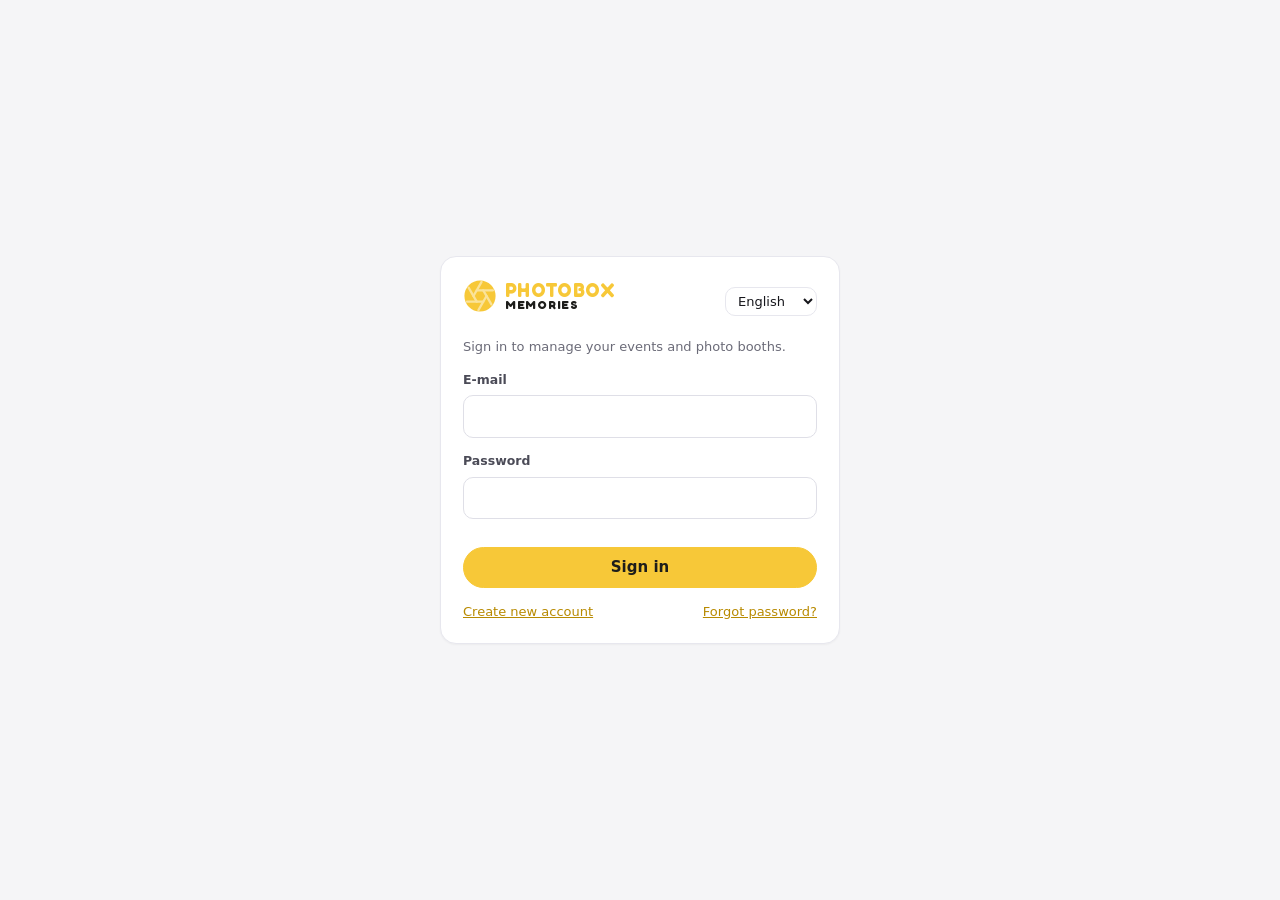
<file: index.html>
<!DOCTYPE html>
<html lang="de">
<head>
<meta charset="utf-8">
<meta name="viewport" content="width=device-width, initial-scale=1">
<title>Photobox Memories – Dashboard</title>
<link rel="stylesheet" href="fonts-fredoka/fredoka.css">
<script>window.I18N_V = '20261126-1';</script>
<script src="i18n.js?v=20261021-4"></script>
<script>// Sprache der Oberfläche: gespeichert, sonst die des Browsers. Das Wörterbuch kommt gleich mit (kein deutsches Aufblitzen).
(function () { var l = ''; try { l = localStorage.getItem('pm-lang') || ''; } catch (e) {} if (I18N.CODES.indexOf(l) < 0) l = I18N.guess('en');
  window.PM_LANG = l; document.documentElement.lang = l; if (l !== 'de') document.write('<script src="lang/' + l + '.js?v=' + I18N_V + '"><\/script>'); })();</script>
<script src="config.js?v=20261025-3"></script>
<script src="icons.js?v=20261021-5"></script>
<script src="ad.js?v=20261125-1"></script>
<script src="shop.js?v=20261023-2"></script>
<script src="render.js?v=20261121-1"></script>
<script src="advisor-anim.js?v=20261117-4"></script>
<script src="mosaic.js?v=20261017-2"></script>
<script src="farbwahl.js?v=20261118-1"></script>
<script src="editor.js?v=20261121-1"></script>
<script src="ai-event.js?v=20261121-1"></script>
<script src="sketch-draw.js?v=20261018-8"></script>
<script src="caricature.js?v=20261123-1"></script>
<script src="start-anim.js?v=20261020-1"></script>
<script src="admin-schutz.js?v=20261108-1"></script>
<script src="admin-kunde.js?v=20261125-1"></script>
<script src="admin-besucher.js?v=20261101-1"></script>
<script src="admin-boothdesigner.js?v=20261101-1"></script>
<script src="designs.js?v=20261123-1"></script>
<script src="foto-aufgaben.js?v=20261108-1"></script>
<script src="fernwartung.js?v=20261113-2"></script>
<script src="event.js?v=20261125-1"></script>
<script src="studio.js?v=20261114-1"></script>
<script src="vendor/supabase.js" integrity="sha384-TcHRA3zBbn+Lexh5n+Oil4guNPOS3rjNDpGRAN46u/s/mB2IZ50ceC6TYDU2yvgK" crossorigin="anonymous"></script>
<style>
:root{--bg:#f5f5f7;--card:#fff;--fg:#17171c;--muted:#6b6b78;--line:#e7e7ee;--shadow:0 1px 2px rgba(16,16,24,.04);--accent:#F7C838;--accent-fg:#1D1D1B;--brand-dark:#1D1D1B;--ok:#1a9d5c;--warn:#c98a00;--bad:#d23b3b;--soft:#fbfbfc}
/* Immer hell – unabhängig vom Dunkelmodus des Geräts */
:root{color-scheme:light}
*{box-sizing:border-box;margin:0;padding:0}
body{background:var(--bg);color:var(--fg);font:15px/1.5 system-ui,-apple-system,"Segoe UI",Roboto,sans-serif}
button{font:inherit;cursor:pointer}
a{color:#b88a00}
input,select,textarea{font:inherit;color:var(--fg);background:#fff;border:1px solid #dfdfe7;border-radius:10px;padding:9px 12px;width:100%;transition:border-color .15s,box-shadow .15s}
input:focus,select:focus,textarea:focus{outline:0;border-color:var(--accent);box-shadow:0 0 0 3px rgba(247,200,56,.28)}
input[type=checkbox]{width:auto}
input[type=color]{padding:2px;width:48px;height:36px}
label{display:block;font-size:12.5px;font-weight:600;color:#4b4b57;margin-bottom:6px}
h1{font-size:26px;letter-spacing:.01em}h2{font-size:18px;margin-bottom:12px}
.btn{border:1px solid #dfdfe7;background:var(--card);color:var(--fg);padding:8px 18px;border-radius:999px;font-weight:600;white-space:nowrap;display:inline-flex;align-items:center;justify-content:center;gap:6px;transition:border-color .15s,filter .15s}
.btn:hover{border-color:var(--accent)}
.btn.primary:hover{filter:brightness(.97)}
.btn.primary{background:var(--accent);border-color:var(--accent);color:var(--accent-fg)}
h1,h2,.pm-logo{font-family:Fredoka,system-ui,sans-serif}
.ico-svg{vertical-align:-4px}
.btn.small{padding:4px 10px;font-size:13px}
.btn.danger{color:var(--bad)}
.hidden{display:none!important}
.muted{color:var(--muted)}.small{font-size:13px}
.card{background:var(--card);border:1px solid var(--line);border-radius:16px;padding:22px;box-shadow:var(--shadow)}
.row{display:flex;gap:10px;align-items:center;flex-wrap:wrap}
.grid2{display:grid;grid-template-columns:1fr 1fr;gap:14px}
.grid3{display:grid;grid-template-columns:repeat(3,1fr);gap:14px}
.stats{display:grid;grid-template-columns:repeat(4,minmax(0,1fr));gap:14px;margin-bottom:20px} /* 7 Kennzahlen: 4 + 3 statt 6 + 1 */
@media(max-width:820px){.stats{grid-template-columns:repeat(2,minmax(0,1fr))}}
.stats .card{margin:0}.stats b{display:block;font-size:28px;line-height:1.2}.stats span{display:block}
@media(max-width:700px){.grid2,.grid3{grid-template-columns:1fr}}

/* Login */
#auth{min-height:100vh;display:flex;align-items:center;justify-content:center;padding:16px}
#auth .card{width:min(400px,100%);display:flex;flex-direction:column;gap:14px}
.logo{font-weight:800;font-size:24px}.logo span{color:var(--accent)}
.msg{font-size:14px;padding:10px 12px;border-radius:8px;background:var(--soft)}
.msg.err{color:var(--bad)}.msg.ok{color:var(--ok)}

/* App */
header{background:var(--brand-dark);color:#fff;border-bottom:1px solid var(--line);padding:10px 24px;display:flex;align-items:center;gap:18px;position:sticky;top:0;z-index:5}
/* Menü immer in einer Zeile (nichts rutscht in eine zweite Reihe); zu schmal: ohne Symbole, dann wischbar */
nav{display:flex;gap:2px;flex:1;min-width:0;flex-wrap:nowrap;overflow-x:auto;scrollbar-width:none}
nav::-webkit-scrollbar{display:none}
nav button{background:none;border:0;padding:8px 12px;border-radius:8px;color:#bdbdb8;font-weight:600;display:inline-flex;gap:7px;align-items:center;white-space:nowrap;flex:none}
nav button:hover{color:#fff}
.hdrR{display:flex;align-items:center;gap:12px;flex:none;margin-left:auto}
.acct{position:relative}
.acctBtn{width:36px;height:36px;border-radius:50%;border:1px solid rgba(255,255,255,.25);background:rgba(255,255,255,.1);color:#fff;font-weight:700;font-size:15px;display:flex;align-items:center;justify-content:center;cursor:pointer;padding:0}
.acctBtn:hover,.acctBtn[aria-expanded="true"]{border-color:var(--accent);color:var(--accent)}
.acctMenu{position:absolute;right:0;top:calc(100% + 10px);min-width:250px;background:var(--card);color:var(--fg);border:1px solid var(--line);border-radius:12px;box-shadow:0 12px 32px rgba(0,0,0,.2);padding:14px;display:flex;flex-direction:column;gap:10px;z-index:30}
.acctMenu.hidden{display:none}
.acctMenu #who{display:block;color:var(--muted);word-break:break-all}
.acctMenu .langSel{width:100%;border-color:var(--line)}
.acctMenu .btn{width:100%;justify-content:center}
@media(max-width:1180px) and (min-width:821px){header{padding:10px 16px;gap:12px}nav button svg{display:none}nav button{padding:8px 8px}}
nav button.on{background:rgba(247,200,56,.16);color:var(--accent)}
/* Verwaltung: Unterseiten als Reiterleiste */
.admnav{display:flex;gap:4px;flex-wrap:wrap;margin:-6px 0 22px;padding:5px;background:var(--card);border:1px solid var(--line);border-radius:12px;box-shadow:var(--shadow);width:fit-content;max-width:100%}
.admnav button{background:none;border:0;padding:9px 14px;border-radius:8px;color:var(--muted);font-weight:600;display:inline-flex;gap:7px;align-items:center;cursor:pointer}
.admnav button:hover{color:var(--fg);background:var(--soft)}
.admnav button.on{background:var(--accent);color:var(--accent-fg)}
header .muted{color:#bdbdb8}
main{max-width:1200px;margin:0 auto;padding:32px 24px 80px}
.pagehead{display:flex;justify-content:space-between;align-items:center;margin-bottom:22px;gap:12px;flex-wrap:wrap}
.cards{display:grid;grid-template-columns:repeat(auto-fill,minmax(260px,1fr));gap:14px}
.ev{cursor:pointer;display:flex;flex-direction:column;gap:6px;transition:border-color .15s}
.ev:hover{border-color:var(--accent)}
.swatch{height:8px;border-radius:4px}
table{width:100%;border-collapse:separate;border-spacing:0;background:var(--card);border:1px solid var(--line);border-radius:16px;overflow:hidden;box-shadow:var(--shadow)}
th,td{text-align:left;padding:10px 12px;border-bottom:1px solid var(--line);vertical-align:middle}
th{font-size:12px;text-transform:uppercase;letter-spacing:.05em;color:var(--muted);background:var(--soft)}
tr:last-child td{border-bottom:0}
/* Handy: Logo und Abmelden in einer Zeile, Menüpunkte als wischbare Leiste darunter */
@media(max-width:820px){
  header{padding:8px 12px 0;gap:6px 10px}
  header{flex-wrap:wrap}
  .hdrR{gap:8px}
  #nav{order:3;flex:0 0 calc(100% + 24px);flex-wrap:nowrap;overflow-x:auto;-webkit-overflow-scrolling:touch;gap:2px;margin:0 -12px;padding:2px 12px 8px;scrollbar-width:none}
  #nav::-webkit-scrollbar{display:none}
  #nav button{white-space:nowrap;padding:8px 11px;flex:none}
  .admnav{flex-wrap:nowrap;overflow-x:auto;-webkit-overflow-scrolling:touch;width:auto;scrollbar-width:none}
  .admnav::-webkit-scrollbar{display:none}
  .admnav button{white-space:nowrap;flex:none;padding:8px 11px}
  #app>main{padding:16px 12px 80px}
  .pagehead input{max-width:none!important;width:100%}
  .evgrid{grid-template-columns:repeat(2,1fr);gap:12px}
  .card{padding:16px}
  .pagehead{flex-wrap:wrap}
  /* Tabellen werden zu Karten: jede Zeile ein Kästchen, die Spaltenüberschrift steht links vor dem Wert */
  .tablewrap{overflow:visible}
  .tablewrap table{border:0;background:none;border-radius:0;box-shadow:none}
  .tablewrap thead{display:none}
  .tablewrap table,.tablewrap tbody,.tablewrap tr,.tablewrap td{display:block;width:100%}
  .tablewrap tr{background:var(--card);border:1px solid var(--line);border-radius:16px;margin-bottom:10px;padding:4px 14px;box-shadow:var(--shadow)}
  .tablewrap td{display:flow-root;padding:8px 0;border-bottom:1px solid var(--line);text-align:right}
  .tablewrap tr td:last-child{border-bottom:0}
  .tablewrap td::before{content:attr(data-l);float:left;max-width:45%;margin-right:12px;text-align:left;font-size:12px;line-height:22px;text-transform:uppercase;letter-spacing:.05em;color:var(--muted)}
  .tablewrap td:not([data-l])::before,.tablewrap td[data-l=""]::before{display:none}
  .tablewrap td:not([data-l]),.tablewrap td[data-l=""]{text-align:left}
  .tablewrap td input,.tablewrap td select{max-width:62%!important}
  .tablewrap td[data-l]>.row{justify-content:flex-end}
}
.tablewrap{overflow-x:auto}
.plans{display:grid;grid-template-columns:repeat(auto-fit,minmax(220px,1fr));gap:14px}
.plan{display:flex;flex-direction:column;gap:8px}
.plusGrid{display:grid;grid-template-columns:minmax(0,1fr) minmax(0,1.15fr);gap:22px;align-items:start}
.plusGrid ul{padding-left:20px}.plusGrid li{margin:5px 0}
.plusEx{display:grid;grid-template-columns:1fr 1fr;gap:12px}.plusEx figure{margin:0;text-align:center}
.plusEx img{display:block;width:100%;height:auto;border-radius:14px;border:1px solid var(--line);background:#f4f4f6}
.plusEx figcaption{margin-top:8px;font-size:13px;line-height:1.35}.plusEx figcaption b{display:block;font-size:14px}
.plusEx figure.on img{border:2px solid #F7C838}
@media(max-width:760px){.plusGrid{grid-template-columns:1fr}}
.plan .price{font:600 26px/1.15 Fredoka,system-ui,sans-serif}
.plan.cur{border:2px solid var(--accent,#F7C838)}.pick{box-shadow:0 0 0 3px #F7C838;border-radius:12px}.plan .tag{align-self:flex-start;background:#F7C838;color:#1D1D1B;font-size:12px;font-weight:700;border-radius:999px;padding:2px 10px}
.billSw{display:inline-flex;border:1px solid var(--line);border-radius:999px;overflow:hidden}.billSw button{background:none;border:0;padding:6px 14px;cursor:pointer;font:inherit;color:inherit}.billSw button.on{background:#F7C838;color:#1D1D1B;font-weight:700}.plan .price small{display:block;font:400 13px system-ui,sans-serif;color:var(--muted);margin-top:2px}
.plan ul{margin:4px 0 6px 18px;font-size:14px;line-height:1.6;flex:1}
.plan input{max-width:110px}
.planrow{border:1px solid var(--line);border-radius:14px;padding:14px 16px;margin-bottom:12px}
.planrow textarea{min-height:70px}
.langSel{width:auto;padding:5px 8px;font-size:13px;background:transparent;color:inherit;border-color:rgba(255,255,255,.25);cursor:pointer}
.langSel option{color:#17171c}.langSel.light{border-color:var(--line)}
.dot{display:inline-block;width:9px;height:9px;border-radius:50%;margin-right:6px;background:var(--muted)}
.dot.on{background:var(--ok)}
.badge{display:inline-block;font-size:12px;font-weight:600;padding:2px 8px;border-radius:999px;background:var(--soft);border:1px solid var(--line)}
.badge.ok{color:var(--ok)}.badge.warn{color:var(--warn)}.badge.bad{color:var(--bad)}
.badge:empty{display:none}
code.key{white-space:nowrap;font-family:ui-monospace,Menlo,Consolas,monospace;font-size:13px;background:var(--soft);padding:2px 6px;border-radius:6px;cursor:pointer}
.empty{padding:40px;text-align:center;color:var(--muted)}

.checks{display:flex;flex-wrap:wrap;gap:6px 16px}
.checks label{display:flex;gap:6px;align-items:center;color:var(--fg);font-size:14px;margin:0}
.evgrid{display:grid;grid-template-columns:repeat(auto-fill,minmax(170px,1fr));gap:18px}
.evc{cursor:pointer;position:relative}
.helpgrid{display:grid;grid-template-columns:repeat(auto-fill,minmax(250px,1fr));gap:18px}
.helpc{background:#fff;border:1px solid #e3e3ea;border-radius:14px;padding:0;overflow:hidden;cursor:pointer;text-align:left;font:inherit;color:inherit;display:flex;flex-direction:column;transition:transform .15s,box-shadow .15s}
.helpc:hover{transform:translateY(-2px);box-shadow:0 8px 24px rgba(0,0,0,.12)}
.helpc .im{position:relative;aspect-ratio:16/9;background:#1D1D1B}.helpc img{width:100%;height:100%;object-fit:cover;display:block}
.helpc .pl{position:absolute;left:50%;top:50%;transform:translate(-50%,-50%);width:54px;height:54px;border-radius:50%;background:#F7C838;color:#1D1D1B;display:flex;align-items:center;justify-content:center;box-shadow:0 6px 18px rgba(0,0,0,.35)}
.helpc .tx{padding:10px 12px 12px;display:flex;justify-content:space-between;gap:8px;align-items:flex-start}.helpc b{font-size:14px;line-height:1.3}.helpc small{color:#888;white-space:nowrap}
.helpc .zs{display:inline-block;margin-top:4px;font-size:11px;background:#FFF3C4;color:#8a6400;border-radius:999px;padding:1px 8px}
#helpDlg{position:fixed;inset:0;z-index:200;background:rgba(0,0,0,.82);display:flex;align-items:center;justify-content:center;padding:20px}#helpDlg.hidden{display:none}
#helpDlg .hbox{position:relative;width:min(1100px,96vw);display:flex;flex-direction:column;gap:10px;color:#fff}#helpDlg video{width:100%;border-radius:10px;background:#000;max-height:80vh}
#helpDlg .hx{position:absolute;right:-6px;top:-44px;background:none;border:0;color:#fff;font-size:34px;cursor:pointer}
.evc .evdel{position:absolute;top:8px;right:8px;z-index:1;width:34px;height:34px;border-radius:50%;border:0;background:rgba(255,255,255,.95);color:#d23b3b;box-shadow:0 1px 5px rgba(0,0,0,.25);display:flex;align-items:center;justify-content:center;cursor:pointer;opacity:0;transition:opacity .15s}
.evc:hover .evdel,.evc .evdel:focus-visible{opacity:1}
@media (hover:none){.evc .evdel{opacity:.92}}
.evc .cv{aspect-ratio:1;border-radius:16px;background:#fff;border:1px solid var(--line);box-shadow:var(--shadow);transition:border-color .15s,transform .15s;display:flex;align-items:center;justify-content:center;overflow:hidden}
.evc .cv img{width:100%;height:100%;object-fit:contain}
.evc .cv.photo img{object-fit:cover}
.evc:hover .cv{border-color:var(--accent);transform:translateY(-2px)}
.evc b{display:block;margin-top:8px;font-size:14px}.evc small{color:var(--muted);font-size:12px}
.evnew .cv{border:2px dashed var(--line);flex-direction:column;gap:6px;font-weight:600;text-align:center;padding:10px}
.evnew .cv span{font-size:34px;line-height:1}
#newVer{position:fixed;top:12px;left:50%;transform:translateX(-50%);z-index:40;display:flex;align-items:center;gap:12px;flex-wrap:wrap;justify-content:center;max-width:calc(100% - 32px);background:var(--accent);color:var(--accent-fg);padding:10px 14px 10px 18px;border-radius:12px;font-weight:600;box-shadow:0 6px 24px rgba(0,0,0,.25)}
#newVer button{background:var(--accent-fg);color:#fff;border:0;border-radius:8px;padding:7px 14px;font:inherit;cursor:pointer}
/* Hinweis liegt über allem (Kundenhinweis November 2026): mit z-index 30 lag er hinter dem Ereignis-Fenster (#ws 40) und hinter der
   Großansicht eines Fotos (#wsLight 120) – Meldungen wie „Herunterladen fehlgeschlagen“ sah dort niemand. Der Wert liegt über jedem
   Fenster des Dashboards (höchstes: Farbauswahl farbwahl.js). Rand: auch auf schwarzem Grund erkennbar. Weil er jetzt auch über Knöpfen
   liegen kann (lange Meldung über der Knopfzeile der Großansicht): Ein Klick oder Tippen auf den Hinweis schließt ihn sofort (toast). */
#toast{position:fixed;bottom:20px;left:50%;transform:translateX(-50%);background:var(--fg);color:var(--bg);padding:10px 18px;border-radius:10px;font-weight:600;z-index:2147483600;display:none;cursor:pointer;width:max-content;max-width:min(92vw,640px);box-shadow:0 0 0 1px rgba(128,128,128,.5),0 8px 28px rgba(0,0,0,.35)}
/* Kopfzeile: „Software“ (Download der Fotobox-Software) immer erreichbar – am Handy vorne in der Menüleiste */
#navSw{background:var(--accent);color:var(--accent-fg);border:0;border-radius:999px;padding:8px 16px;font-weight:700;display:inline-flex;gap:7px;align-items:center;white-space:nowrap;cursor:pointer}
#navSw:hover{filter:brightness(.97)}
@media(max-width:820px){#navSw{padding:7px 12px}}
/* Willkommens-Karte für neue Kunden (noch keine Fotobox verbunden): die drei Schritte bis zur ersten Fotobox */
.startCard{position:relative;background:var(--accent);border-color:var(--accent);color:var(--accent-fg);margin-bottom:24px}
.startCard h2{margin:0 36px 14px 0}
.startCard .steps{display:grid;grid-template-columns:repeat(3,minmax(0,1fr));gap:16px}
.startCard .step{display:flex;gap:12px;align-items:flex-start}
.startCard .num{flex:none;width:30px;height:30px;border-radius:50%;background:var(--accent-fg);color:var(--accent);font:700 16px/30px Fredoka,system-ui,sans-serif;text-align:center}
.startCard .step p{font-size:13.5px;margin-top:2px;color:rgba(29,29,27,.78)}
.startCard .btn.dark{background:var(--accent-fg);border-color:var(--accent-fg);color:#fff;margin-top:10px}
.startCard .x{position:absolute;top:10px;right:12px;width:32px;height:32px;background:none;border:0;font-size:26px;line-height:1;color:var(--accent-fg);opacity:.6}
.startCard .x:hover{opacity:1}
@media(max-width:700px){.startCard .steps{grid-template-columns:1fr}}
</style>
</head>
<body>

<!-- ============ Login ============ -->
<section id="auth" class="hidden">
  <div class="card">
    <div class="row" style="justify-content:space-between"><div class="logo" data-logo></div><select class="langSel light" translate="no" aria-label="Sprache"></select></div>
    <div class="muted small" id="authHint">Melde dich an, um deine Events und Fotoboxen zu verwalten.</div>
    <div><label>E-Mail</label><input type="email" id="aEmail" autocomplete="email"></div>
    <div id="aPwWrap"><label>Passwort</label><input type="password" id="aPw" autocomplete="current-password"></div>
    <div id="aCaptcha"></div>
    <button class="btn primary" id="aGo">Anmelden</button>
    <div class="row small" style="justify-content:space-between">
      <a href="#" id="aSwitch">Neues Konto erstellen</a>
      <a href="#" id="aForgot">Passwort vergessen?</a>
    </div>
    <div id="aMsg" class="msg hidden"></div>
  </div>
</section>

<!-- Neues Passwort nach Reset-Link -->
<section id="reset" class="hidden" style="min-height:100vh;display:flex;align-items:center;justify-content:center;padding:16px">
  <div class="card" style="width:min(400px,100%);display:flex;flex-direction:column;gap:14px">
    <h2>Neues Passwort festlegen</h2>
    <div><label>Neues Passwort</label><input type="password" id="rPw" autocomplete="new-password"></div>
    <button class="btn primary" id="rGo">Speichern</button>
    <div id="rMsg" class="msg hidden"></div>
  </div>
</section>

<!-- ============ App ============ -->
<section id="app" class="hidden">
  <header>
    <div class="logo" data-logo></div>
    <nav id="nav">
      <button data-tab="events" class="on" data-ic="calendar">Ereignisse</button>
      <button data-tab="devices" data-ic="monitor">Geräte</button>
      <button data-tab="leads" data-ic="users">Gäste-Daten</button>
      <button data-tab="studio" data-ic="image">BoothDesigner</button>
      <button data-tab="licenses" data-ic="key">Meine Lizenzen</button>
      <button data-tab="help" data-ic="play" class="hidden">Anleitungen</button><!-- erst sichtbar, wenn die Anleitungs-Videos freigegeben sind -->
      <button data-tab="admin" class="hidden" id="navAdmin" data-ic="settings">Verwaltung</button>
    </nav>
    <div class="hdrR">
      <button type="button" id="navSw" data-ic="download" title="Neueste Fotobox-Software für Windows herunterladen">Software</button>
      <div class="acct">
        <button type="button" class="acctBtn" id="acctBtn" title="Konto" aria-label="Konto" aria-haspopup="true" aria-expanded="false"><span id="acctIni" translate="no">?</span></button>
        <div class="acctMenu hidden" id="acctMenu">
          <span class="small" id="who"></span>
          <select class="langSel" translate="no" aria-label="Sprache"></select>
          <button class="btn small" id="logout">Abmelden</button>
        </div>
      </div>
    </div>
  </header>

  <main>
    <!-- Events -->
    <div data-page="events">
      <!-- Willkommens-Karte: nur solange noch keine eigene Fotobox verbunden ist (startCard) -->
      <div class="card startCard hidden" id="startCard">
        <button type="button" class="x" id="startClose" title="Ausblenden" aria-label="Ausblenden">×</button>
        <h2>Willkommen! So startest du</h2>
        <div class="steps">
          <div class="step"><span class="num">1</span><div><b>Software herunterladen</b><p>Für den Fotobox-PC mit Windows.</p><button type="button" class="btn dark" id="startDl">⬇ Jetzt herunterladen</button></div></div>
          <div class="step"><span class="num">2</span><div><b>Auf dem Fotobox-PC installieren</b><p>Datei öffnen, „Weiter“ klicken und die Windows-Abfrage mit „Ja“ bestätigen.</p></div></div>
          <div class="step"><span class="num">3</span><div><b>Mit diesem Konto anmelden</b><p>In der Fotobox mit derselben E-Mail und demselben Passwort wie hier im Dashboard.</p></div></div>
        </div>
        <p class="small hidden" id="startMail" style="margin-top:14px">📧 Den Download-Link haben wir dir auch per Mail geschickt.</p>
      </div>
      <div class="pagehead"><h1>Laufende Ereignisse</h1><div class="row" style="gap:10px;flex-wrap:wrap"><button class="btn" id="creditChip" type="button" title="KI-Guthaben ansehen und kaufen">✨ <b id="creditChipN">–</b> KI-Credits</button><select id="evLoc" class="hidden" title="Nach Location filtern" style="max-width:230px"></select><datalist id="locList"></datalist><input id="evSearch" placeholder="🔍 Name oder Datum" style="max-width:260px"></div></div>
      <div class="evgrid" id="eventList"></div>
      <h1 style="margin:28px 0 16px">Abgeschlossene Ereignisse</h1>
      <div class="evgrid" id="eventDone"></div>
    </div>

    <!-- Geräte -->
    <div data-page="devices" class="hidden">
      <div class="pagehead"><h1>Geräte</h1><button class="btn" id="reloadDevices">↻ Aktualisieren</button></div>
      <p class="muted small" style="margin-bottom:14px">Jede FotoBox erscheint hier, sobald sie mit einem Lizenzschlüssel aktiviert wurde. Weise ein Event zu – die Box übernimmt die Einstellungen innerhalb einer Minute.</p>
      <div class="card" id="swCard" style="margin-bottom:16px;display:flex;align-items:center;gap:14px;flex-wrap:wrap">
        <div style="flex:1;min-width:220px"><b>Fotobox-Software für Windows</b><div class="small muted" id="swInfo">Lädt …</div></div>
        <button class="btn" id="swDl" disabled>⬇ Neueste Version herunterladen</button>
      </div>
      <div id="fwCard"></div>
      <div class="tablewrap"><table>
        <thead><tr><th>Gerät</th><th>Status</th><th>Event</th><th>Ausdrucke</th><th>Fotos</th><th>Version</th><th class="adminCol hidden">Kunde</th><th></th></tr></thead>
        <tbody id="deviceList"></tbody>
      </table></div>
    </div>

    <!-- Gäste-Daten -->
    <div data-page="leads" class="hidden">
      <div class="pagehead"><h1>Gäste-Daten</h1>
        <div class="row"><select id="leadEvent" style="width:auto"></select><button class="btn" id="leadCsv">⬇ CSV exportieren</button></div></div>
      <p class="muted small" style="margin-bottom:14px">Daten aus dem Gäste-Formular der FotoBox (Einverständnis, Name, E-Mail …). Bitte DSGVO beachten: nur für den angegebenen Zweck nutzen und nach dem Event löschen.</p>
      <div class="tablewrap"><table>
        <thead><tr><th>Datum</th><th>Event</th><th>Name</th><th>E-Mail</th><th>Telefon</th><th>Newsletter</th><th>Datei</th></tr></thead>
        <tbody id="leadList"></tbody>
      </table></div>
      <div class="row" style="margin-top:14px"><button class="btn danger" id="leadDelete">Angezeigte Einträge löschen</button></div>
    </div>

    <!-- Anleitungen: kurze Videos zu jeder Funktion (anleitungen/liste.json, erstellt mit werkzeuge/anleitungen) -->
    <div data-page="help" class="hidden">
      <div class="pagehead"><h1>Anleitungen</h1></div>
      <p class="muted small" style="margin-bottom:16px">Kurze Videos zu jeder Funktion – für dich und deine Mitarbeiter. Untertitel schaltest du im Video unten rechts ein.</p>
      <div class="helpgrid" id="helpList"></div>
    </div>
    <div id="helpDlg" class="hidden"><div class="hbox"><button class="hx" id="helpClose" title="Schließen">×</button><video id="helpVid" controls playsinline preload="metadata"></video><b id="helpTitle"></b></div></div>

    <!-- Template-Studio (studio.js): Einstellungen, Link/Einbettungscode und Einsendungen der Kunden -->
    <div data-page="studio" class="hidden"><div id="studioRoot"></div></div>

    <!-- Meine Lizenzen -->
    <div data-page="licenses" class="hidden">
      <div class="pagehead"><h1>Meine Lizenzen</h1></div>
      <p class="muted small" style="margin-bottom:14px">In der FotoBox <b>Esc → System</b> öffnen und mit diesem Konto (gleiche E-Mail & Passwort) anmelden – oder den Schlüssel eintragen.</p>
      <div class="cards" id="myLicenses"></div>
      <div class="card" id="shopCard" style="margin-top:20px">
        <div class="pagehead" style="margin-bottom:6px"><h2 style="margin:0"><span data-paid>Tarife und Preise</span><span data-freemode class="hidden">Alles kostenlos</span></h2><div class="row" style="gap:8px"><div class="billSw" id="shopBill" data-paid><button type="button" data-bill="month" class="on">Monatlich</button><button type="button" data-bill="year">Jährlich</button></div><button class="btn hidden" id="shopPortal">Abo &amp; Rechnungen verwalten</button></div></div>
        <p id="shopTier" style="margin:0 0 6px"></p>
        <p class="small muted" id="shopHint" style="margin-bottom:14px" data-paid></p>
        <div class="plans" id="shopPlans" data-paid></div>
        <div class="row hidden" id="trialRow" style="margin-top:16px"><button class="btn primary" id="trialGo"><span data-freemode class="hidden">1 Monat Zusatzfunktionen kostenlos testen</span><span data-paid>1 Jahr alles kostenlos testen</span></button><span class="small muted hidden" data-freemode>Ohne Zahlungsdaten · Fotomosaik, Live-Karikatur, Videonachricht und 10 KI-Credits · endet von selbst, danach geht es kostenlos weiter</span><span class="small muted" data-paid>Fotobox-Abo und alle Zusatzfunktionen · ohne Zahlungsdaten · endet nach 1 Jahr von selbst</span></div>
        <div class="row" id="promoRow" style="margin-top:12px;gap:8px;flex-wrap:wrap"><input id="promoCode" maxlength="40" placeholder="Gutscheincode" autocomplete="off" spellcheck="false" style="max-width:200px;text-transform:uppercase"><button class="btn" id="promoGo" type="button">Einlösen</button><span class="small muted" id="promoMsg"></span></div>
        <h3 style="margin:22px 0 6px">Zusatzfunktionen</h3>
        <p class="small muted" style="margin:0 0 10px" data-paid>Einzeln dazubuchbar – monatlich oder jährlich.</p>
        <p class="small muted hidden" style="margin:0 0 10px" data-freemode>Fotomosaik, Live-Karikatur und Videonachricht schaltet Photobox Memories auf Anfrage frei – oder du testest sie 1 Monat kostenlos.</p>
        <div class="plans" id="shopAddons" data-paid></div>
        <p class="small muted" style="margin:16px 0 0" data-paid><a href="agb.html" target="_blank" rel="noopener">AGB</a> · <span>Nur für Unternehmer. Abos verlängern sich automatisch und sind jederzeit zum Ende der Laufzeit kündbar.</span></p>
      </div>
      <div class="card hidden" id="plusCard" style="margin-top:20px">
        <div class="pagehead" style="margin-bottom:6px"><h2 style="margin:0">Plus-Paket</h2><div class="row" style="gap:8px"><div class="billSw" id="plusBill"><button type="button" data-bill="month" class="on">Monatlich</button><button type="button" data-bill="year">Jährlich</button></div><button class="btn hidden" id="plusPortal" type="button">Abo &amp; Rechnungen verwalten</button></div></div>
        <p class="small muted" style="margin:0 0 16px">Die Fotobox-Software bleibt kostenlos – mit allen Funktionen. Mit dem Plus-Paket zeigt die Seite hinter dem QR-Code deine eigene Werbung, und deine Fotos bleiben so lange online, wie du möchtest.</p>
        <div class="plusGrid">
          <div class="plan" id="plusPlan" data-addon="1" data-net="1">
            <b class="hidden">Plus-Paket</b>
            <div class="price" id="plusPrice"></div>
            <ul>
              <li><b>Eigene Werbung beim QR-Code:</b> <span>dein Logo, dein Text, deine Webseite und alle deine Kontaktdaten – auf jeder Foto- und Galerieseite deiner Gäste.</span></li>
              <li><b>25 GB Speicher</b> <span>für deine Online-Galerien statt 5 GB.</span></li>
              <li><b>Löschen, wann du willst:</b> <span>Fotos bleiben 1 Monat, 3 Monate, 6 Monate oder 1 Jahr online – das stellst du selbst ein.</span></li>
            </ul>
            <div id="plusState"></div>
            <p class="small muted" style="margin:6px 0 0"><a href="agb.html" target="_blank" rel="noopener">AGB</a> · <span>Nur für Unternehmer. Alle Preise zzgl. USt. Das Plus-Paket verlängert sich automatisch und ist jederzeit zum Ende der Laufzeit kündbar.</span></p>
          </div>
          <div>
            <div class="plusEx">
              <figure><img src="plus-kostenlos.jpg?v=20261121-1" alt="" loading="lazy" width="780" height="1386"><figcaption><b>Kostenlos</b><span>Werbung von Photobox Memories, dazu deine Telefonnummer</span></figcaption></figure>
              <figure class="on"><img src="plus-eigene.jpg?v=20261121-1" alt="" loading="lazy" width="780" height="1386"><figcaption><b>Mit Plus-Paket</b><span>Dein Logo, deine Werbung, deine Kontaktdaten</span></figcaption></figure>
            </div>
            <p class="small muted" style="margin:10px 0 0;text-align:center">Beispiel: Das sehen deine Gäste, wenn sie den QR-Code an der Fotobox scannen.</p>
          </div>
        </div>
      </div>
      <div class="card hidden" id="adCard" style="margin-top:20px">
        <p class="small" id="adFreeNote" hidden style="background:#FFFAEA;border-radius:10px;padding:8px 12px;margin:0 0 10px">In der kostenlosen Version zeigen die Fotobox und die Gäste-Seiten das Logo und die Werbung von Photobox Memories. Mit dem Fotobox-Abo erscheint hier deine eigene.</p>
        <p class="small hidden" id="adPlusNote" style="background:#FFFAEA;border-radius:10px;padding:8px 12px;margin:0 0 10px"></p>
        <div class="pagehead" style="margin-bottom:6px"><h2 style="margin:0">Deine Werbung in der Galerie</h2><label class="row" style="gap:8px;margin:0;font-size:14px"><input type="checkbox" id="adOn" checked> anzeigen</label></div>
        <p class="small muted" style="margin-bottom:14px">Erscheint oben auf jeder Foto- und Galerieseite deiner Gäste (QR-Code an der Fotobox und Freigabe-Link der Galerie). Leere Felder werden nicht gezeigt.</p>
        <div class="grid2">
          <div><label>Firmenname</label><input id="ad_name" maxlength="60" placeholder="z. B. Photobox Memories"></div>
          <div><label>Logo</label><div class="row"><img id="adLogoImg" alt="" class="hidden" style="height:40px;max-width:120px;object-fit:contain;border:1px solid var(--line);border-radius:8px;background:#fff;padding:3px"><button class="btn" id="adLogoPick" type="button">Logo wählen</button><button class="btn hidden" id="adLogoDel" type="button">Entfernen</button><input type="file" id="adLogoFile" accept="image/*" class="hidden"></div></div>
          <div style="grid-column:1/-1"><label>Kurzer Text</label><input id="ad_text" maxlength="160" placeholder="z. B. Fotobox mieten für Hochzeit, Geburtstag und Firmenfeier"></div>
          <div><label>Webseite</label><input id="ad_web" placeholder="www.deine-seite.de"></div>
          <div><label>E-Mail</label><input id="ad_mail" type="email" placeholder="info@deine-seite.de"></div>
          <div><label>Telefon</label><input id="ad_tel" placeholder="+49 …"></div>
          <div><label>WhatsApp-Nummer</label><input id="ad_wa" placeholder="+49 …"></div>
          <div><label>Instagram</label><input id="ad_insta" placeholder="@deinname"></div>
          <div><label>Text auf dem Knopf</label><input id="ad_cta" maxlength="40" placeholder="z. B. Jetzt Fotobox anfragen"></div>
          <div><label>Farbe des Knopfs</label><div class="row" style="gap:10px"><input type="color" id="ad_color" value="#f9cb38" style="width:56px;height:40px;padding:2px;border-radius:8px;cursor:pointer">
            <span class="small muted" id="adColorHex" translate="no">#f9cb38</span><button class="btn" id="adColorReset" type="button">Standard (Gelb)</button></div></div>
          <div style="grid-column:1/-1"><label>Link zu deiner Datenschutzerklärung</label><input id="ad_privacy" placeholder="www.deine-seite.de/datenschutz">
            <div class="small muted" style="margin-top:4px">Erscheint unten auf der Foto- und Galerieseite und beim Einverständnis der Live-Karikatur. Für den Datenschutz deiner Gäste bist du selbst verantwortlich.</div></div>
        </div>
        <label style="margin-top:16px">Vorschau</label>
        <div id="adPreview" style="border-radius:12px;overflow:hidden;border:1px solid var(--line)"></div>
        <div id="adNowWrap" class="hidden"><label style="margin-top:16px">Das sehen deine Gäste jetzt (ohne Plus-Paket)</label>
          <div id="adNow" style="border-radius:12px;overflow:hidden;border:1px solid var(--line)"></div></div>
        <div class="row" style="margin-top:14px"><button class="btn primary" id="adSave" type="button">Speichern</button></div>
      </div>
      <div class="card hidden" id="printCard" style="margin-top:20px">
        <h2>Druck-Guthaben</h2>
        <p class="small muted" style="margin:4px 0 14px">1 Druck = 50 Cent. Ist das Drucklimit eines Ereignisses voll, nimmt die Fotobox die Drucke von hier. Ist nichts mehr da, kann der Kunde an der Fotobox per QR-Code ein Paket kaufen.</p>
        <p style="margin:0 0 12px"><b id="printBal">–</b> <span class="small muted">Drucke im Guthaben</span></p>
        <div class="cards" id="printPacks"></div>
      </div>
      <div class="card" id="creditCard" style="margin-top:20px">
        <h2>KI-Guthaben</h2>
        <p class="small muted" style="margin:4px 0 14px">1 KI-Bild in 1K = 1 Credit, in 2K = 2 Credits. Das Guthaben gilt für alle deine Fotoboxen und Ereignisse.</p>
        <div class="stats" id="creditStats"></div>
        <h3 style="margin:4px 0 10px">Credits kaufen</h3>
        <div class="cards" id="creditPacks"></div>
        <p class="small muted" id="creditHint" style="margin-top:10px"></p>
        <h3 style="margin:22px 0 10px">Verbrauch nach Ereignis</h3>
        <div class="tablewrap"><table><thead><tr><th>Ereignis</th><th>KI-Bilder</th><th>Credits</th><th>Zuletzt</th></tr></thead><tbody id="creditUse"></tbody></table></div>
        <h3 style="margin:22px 0 10px">Käufe und Gutschriften</h3>
        <div class="tablewrap"><table><thead><tr><th>Datum</th><th>Vorgang</th><th>Credits</th></tr></thead><tbody id="creditLog"></tbody></table></div>
      </div>
      <div class="card" id="storeCard" style="margin-top:20px">
        <h2>Speicher für deine Online-Galerien</h2>
        <p class="small muted" style="margin:4px 0 12px"><span>Zählt alle Fotos, Videos und Videonachrichten deiner Online-Galerien.</span> <span id="storeKeep">Sie werden nach 1 Monat automatisch gelöscht.</span><span id="storeKeepPm" class="hidden">Sie werden nach 6 Monaten automatisch gelöscht.</span></p>
        <div id="storeBar" class="small muted">Wird berechnet …</div>
        <div id="keepBox" class="hidden" style="margin-top:18px">
          <label for="keepSel">Fotos automatisch löschen</label>
          <div class="row" style="gap:10px;flex-wrap:wrap"><select id="keepSel" style="max-width:240px"><option value="30">Nach 1 Monat</option><option value="90">Nach 3 Monaten</option><option value="180">Nach 6 Monaten</option><option value="365">Nach 1 Jahr</option></select>
            <button class="btn primary" id="keepSave" type="button">Speichern</button></div>
          <p class="small muted" id="keepNote" style="margin:8px 0 0"></p>
        </div>
      </div>
    </div>

    <!-- Admin -->
    <div data-page="admin" class="hidden">
      <div class="pagehead"><h1>Verwaltung</h1><span class="badge" id="releaseInfo"></span></div>
      <!-- Unterseiten der Verwaltung (zuletzt gewählte bleibt gemerkt) -->
      <div class="admnav" id="admNav">
        <button type="button" data-adm="overview" data-ic="users" class="on">Übersicht</button>
        <button type="button" data-adm="bd" data-ic="palette">BoothDesigner</button>
        <button type="button" data-adm="licenses" data-ic="key">Lizenzen</button>
        <button type="button" data-adm="credits" data-ic="sparkles">KI-Guthaben</button>
        <button type="button" data-adm="sales" data-ic="gift"><span data-admpaid>Tarife &amp; Foto-Shop</span><span data-admfree class="hidden">Foto-Shop</span></button>
        <button type="button" data-adm="system" data-ic="settings">Software &amp; Speicher</button>
      </div>
      <div data-admp="overview">
        <div class="stats" id="ovStats"></div>
        <div class="card" style="margin-bottom:20px">
          <div class="pagehead" style="margin-bottom:10px"><h2 style="margin:0">Kunden</h2><div class="row" style="gap:8px"><button type="button" class="btn small" id="ovStoreScan" title="Belegten Speicher aller Kunden bei Hetzner neu zählen">Speicher neu berechnen</button><input id="ovSearch" placeholder="Suchen…" style="max-width:260px"></div></div>
          <div class="tablewrap"><table>
            <thead><tr><th>Kunde</th><th>Registriert</th><th>Lizenz</th><th>Fotoboxen</th><th>Guthaben</th><th>Erhalten</th><th>KI-Bilder</th><th>Speicher</th><th>Aktionen</th></tr></thead>
            <tbody id="ovCustomers"><tr><td colspan="9" class="empty">Lädt …</td></tr></tbody>
          </table></div>
        </div>
      </div>
      <!-- BoothDesigner: Konten, Testversionen, Abos, Besucher (admin-boothdesigner.js, Betreiber-Wunsch 01.11.2026) -->
      <div data-admp="bd" class="hidden" id="bdPage"></div>
      <div data-admp="licenses" class="hidden">
        <div class="pagehead"><h2 style="margin:0">Alle Lizenzen</h2><div class="row" style="gap:10px;flex-wrap:wrap"><input id="lSearch" placeholder="Suchen…" style="flex:1 1 180px;width:auto;max-width:260px"><button class="btn primary" id="lNewBtn" type="button">+ Neue Lizenz</button></div></div>
        <div class="card hidden" style="margin-bottom:20px" id="lNewCard">
          <h2>Neue Lizenz erstellen</h2>
          <div class="grid3">
            <div><label>Kunde / Firma</label><input id="lName" placeholder="Musterfoto GmbH"></div>
            <div><label>E-Mail des Kunden</label><input id="lEmail" type="email" placeholder="kunde@beispiel.de"></div>
            <div id="lKindWrap"><label>Art</label><select id="lKind"><option value="subscription">Abo</option><option value="lifetime">Einmalkauf</option><option value="test">Testversion (läuft, bis du sie beendest)</option></select></div>
            <div id="lValidWrap"><label>Abo bezahlt bis</label><input id="lValid" type="date"></div>
            <div id="lUpdWrap" class="hidden"><label>Updates inklusive bis (leer = immer)</label><input id="lUpd" type="date"></div>
            <div id="lMaxWrap"><label>Anzahl Geräte</label><input id="lMax" type="number" min="1" value="1"></div>
            <div id="lTierWrap"><label>Tarif</label><select id="lTier"><option value="pro">Fotobox-Abo (alle Funktionen, eigenes Logo)</option><option value="basis">Basis (alter Tarif)</option><option value="free">Kostenlos (1 Layout, Logo von Photobox Memories)</option></select></div>
            <div id="lCreditsWrap" class="hidden"><label>KI-Credits dazu (für AI-Fotos)</label><input id="lCredits" type="number" min="0" max="1000" value="20"></div>
            <div><label>Freigaben</label><div class="row" style="margin-top:10px;gap:16px"><label style="display:flex;gap:8px;align-items:center;font-weight:400;cursor:pointer"><input type="checkbox" id="lMosaic" style="width:auto"> Fotomosaik</label><label style="display:flex;gap:8px;align-items:center;font-weight:400;cursor:pointer"><input type="checkbox" id="lCari" style="width:auto"> Live-Karikatur</label><label style="display:flex;gap:8px;align-items:center;font-weight:400;cursor:pointer"><input type="checkbox" id="lVideo" style="width:auto"> Videonachricht</label><label style="display:flex;gap:8px;align-items:center;font-weight:400;cursor:pointer"><input type="checkbox" id="lStudio" style="width:auto"> BoothDesigner</label><label style="display:flex;gap:8px;align-items:center;font-weight:400;cursor:pointer"><input type="checkbox" id="lOffline" style="width:auto"> Offline-Warteschlange</label><label style="display:flex;gap:8px;align-items:center;font-weight:400;cursor:pointer"><input type="checkbox" id="lExport" style="width:auto"> Echtzeit-Export</label></div></div>
            <div style="grid-column:1/-1"><label>Notiz (z.B. Rechnungsnummer)</label><input id="lNotes"></div>
            <div style="grid-column:1/-1"><label style="display:flex;gap:8px;align-items:center;font-weight:400;cursor:pointer"><input type="checkbox" id="lMail" checked style="width:auto"> Willkommens-Mail an den Kunden senden (Lizenzschlüssel, Dashboard-Link und Anleitung)</label></div>
          </div>
          <div class="row" style="margin-top:14px"><button class="btn primary" id="lCreate">Lizenz erstellen</button><span class="small muted">Der Kunde registriert sich im Dashboard mit derselben E-Mail – die Lizenz wird automatisch zugeordnet.</span></div>
        </div>
        <div class="tablewrap"><table>
          <thead><tr><th>Kunde</th><th>Schlüssel</th><th>Art</th><th>Gültig</th><th>Geräte</th><th>Freigaben</th><th>Aktionen</th></tr></thead>
          <tbody id="licList"></tbody>
        </table></div>
      </div>
      <div data-admp="credits" class="hidden">
        <div class="card" style="margin-bottom:20px">
          <h2>KI-Guthaben vergeben</h2>
          <div class="grid3">
            <div><label style="display:flex;justify-content:space-between;align-items:baseline">E-Mail des Kunden <a href="#" id="cSelf" class="small">Mir selbst</a></label><input id="cEmail" type="email" placeholder="kunde@beispiel.de" list="cEmails" autocomplete="off"><datalist id="cEmails"></datalist></div>
            <div><label>Credits (Minus zieht ab)</label><input id="cAmount" type="number" step="1" value="100"></div>
            <div><label>Notiz (z.B. Rechnungsnummer)</label><input id="cNote" maxlength="200"></div>
          </div>
          <label class="small" style="display:flex;gap:8px;align-items:center;margin-top:12px;cursor:pointer"><input type="checkbox" id="cMail" checked> Kunde per E-Mail benachrichtigen (nur bei Gutschriften)</label>
          <div class="row" style="margin-top:10px"><button class="btn primary" id="cGrant">Guthaben buchen</button><span class="small muted">1 KI-Bild in 1K = 1 Credit, in 2K = 2 Credits. Der Kunde muss im Dashboard registriert sein. Tipp: Klick auf einen Kunden in der Liste übernimmt seine E-Mail.</span></div>
          <div class="tablewrap" style="margin-top:16px"><table>
            <thead><tr><th>Kunde</th><th>Guthaben</th><th>Letzte Buchung</th></tr></thead>
            <tbody id="creditList"><tr><td colspan="3" class="empty">Lädt …</td></tr></tbody>
          </table></div>
        </div>
        <div class="card" style="margin-bottom:20px">
          <h2>Guthaben-Buchungen</h2>
          <div class="tablewrap"><table>
            <thead><tr><th>Datum</th><th>Kunde</th><th>Credits</th><th>Bezahlt</th><th>Notiz</th></tr></thead>
            <tbody id="ovLedger"><tr><td colspan="5" class="empty">Lädt …</td></tr></tbody>
          </table></div>
        </div>
      </div>
      <div data-admp="sales" class="hidden">
        <div class="card" style="margin-bottom:20px" id="planCard">
          <div class="pagehead" style="margin-bottom:6px"><h2 style="margin:0">Tarife (Lizenz-Shop)</h2><button class="btn" id="planAdd">+ Tarif</button></div>
          <p class="small muted" style="margin:0 0 12px">Preise pro Fotobox, brutto. Kunden sehen nur eingeschaltete Tarife unter „Meine Lizenzen“ und kaufen über Stripe – die Lizenz entsteht nach der Zahlung von selbst. Abos verlängern sich automatisch; gekündigte laufen bis zum Ende der bezahlten Zeit.</p>
          <p class="small hidden" id="planFreeNote" style="background:#FFFAEA;border-radius:10px;padding:8px 12px;margin:0 0 12px">Kostenlos-Modus aktiv – Kunden sehen die Tarife erst nach dem Umschalten (SQL 202610250005). Hier kannst du sie schon vorbereiten.</p>
          <div id="planList"><p class="small muted">Lädt …</p></div>
        </div>
        <div class="card" style="margin-bottom:20px" id="promoCard">
          <h2 style="margin:0 0 6px">Gutscheincodes</h2>
          <p class="small muted" style="margin:0 0 12px">Ein Code verlängert den Test eines Kunden um die angegebenen Tage, einmal je Konto. Kunden geben ihn unter „Meine Lizenzen“ ein oder öffnen den Link <b translate="no">dashboard.photobox-memories.de/?code=CODE</b>. Ist der Test noch nicht gestartet, werden die Tage gemerkt und beim Start dazugerechnet.</p>
          <div id="promoList"></div>
          <div class="grid3" style="margin-top:12px">
            <div><label>Code</label><input id="pcCode" maxlength="40" placeholder="z. B. MIRKO" style="text-transform:uppercase"></div>
            <div><label>Tage zusätzlich</label><input id="pcDays" type="number" min="1" max="1830" value="365"></div>
            <div><label>Höchstens so oft (leer = ohne Grenze)</label><input id="pcMax" type="number" min="1"></div>
            <div style="grid-column:1/-1"><label>Notiz</label><input id="pcNote" maxlength="120" placeholder="z. B. Facebook-Gruppe"></div>
          </div>
          <div class="row" style="margin-top:10px"><button class="btn primary" id="pcSave" type="button">Code speichern</button></div>
        </div>
        <div class="card" style="margin-bottom:20px" id="photoShopCard">
          <div class="pagehead" style="margin-bottom:6px"><h2 style="margin:0">Foto-Shop für Gäste</h2><span class="badge" id="shState"></span></div>
          <div style="background:#FFFAEA;border-radius:12px;padding:12px 14px;margin:0 0 14px;font-size:14px;line-height:1.55">
            <b>So funktioniert der Foto-Shop</b>
            <ol style="margin:6px 0 8px 20px;padding:0">
              <li>Der Gast scannt an der Fotobox den QR-Code und sieht sein Foto auf dem Handy.</li>
              <li>Darunter bestellt er das Foto zum Beispiel als Tasse oder Mauspad und bezahlt über Stripe den <b>Preis, den du unten einträgst</b>, plus Versand.</li>
              <li>Gelato oder Printful drucken das Produkt und schicken es direkt zum Gast. Den Einkaufspreis rechnen sie mit dir ab.</li>
              <li>Der Rest gehört dir, abzüglich der Gebühr von Stripe.</li>
            </ol>
            <b>Wenn du hier etwas änderst:</b> Nach „Speichern“ gilt es sofort auf allen Fotoseiten, auch für die Fotos deiner Software-Kunden. Verkäufer bist immer du. Schon bezahlte Bestellungen ändern sich nicht.
          </div>
          <div class="small" id="shServer" style="margin-bottom:12px"></div>
          <h3 style="margin:18px 0 8px">1. Shop ein- oder ausschalten</h3>
          <div class="grid3">
            <div><label>Shop</label><select id="sh_mode"></select><small class="muted">Aus: niemand sieht den Shop. Test: nur du über „Fotoseite ansehen“. Live: alle Gäste.</small></div>
            <div><label>Verkäufer (Name oder Firma)</label><input id="sh_seller" maxlength="80" placeholder="z. B. Photobox Memories"><small class="muted">Steht beim Bestellen als Verkäufer.</small></div>
          </div>
          <h3 style="margin:18px 0 8px">2. Versand und Steuer</h3>
          <div class="grid3">
            <div><label>Versand pro Bestellung (€, brutto)</label><input id="sh_ship" type="number" min="0" step="0.01"><small class="muted">Kommt einmal zu jeder Bestellung dazu.</small></div>
            <div><label>Umsatzsteuer</label><select id="sh_vat"></select></div>
            <div><label>Lieferländer (Ländercodes)</label><input id="sh_countries" placeholder="DE, AT"><small class="muted">Nur in diese Länder wird geliefert.</small></div>
          </div>
          <h3 style="margin:18px 0 8px">3. Rechtstexte</h3>
          <p class="small muted" style="margin:0 0 8px">AGB, Datenschutz und Impressum sind Pflicht, sonst bleibt der Shop aus.</p>
          <div class="grid3">
            <div><label>AGB (Link)</label><input id="sh_agb" placeholder="https://…"></div>
            <div><label>Datenschutz (Link)</label><input id="sh_privacy" placeholder="https://…"></div>
            <div><label>Impressum (Link)</label><input id="sh_imprint" placeholder="https://…"></div>
            <div><label>Widerrufsbelehrung (Link, freiwillig)</label><input id="sh_withdrawal" placeholder="https://…"></div>
          </div>
          <h3 style="margin:18px 0 8px">4. Produkte und Preise</h3>
          <p class="small muted" style="margin:0 0 8px">Der Preis ist das, was der Gast bezahlt, inklusive Umsatzsteuer und ohne Versand. Ein Produkt erscheint erst, wenn Preis und Produktnummer eingetragen sind und „Im Shop zeigen“ angehakt ist.</p>
          <details class="small muted" style="margin:0 0 10px"><summary style="cursor:pointer">Wo finde ich die Produktnummer?</summary><p style="margin:6px 0 0"><span>Gelato-Produktnummer: in Gelato unter „Produktkatalog“ Produkt und Größe wählen, dann unter der Beschreibung die „Product UID“ kopieren. Hoch- oder Querformat wählt der Shop selbst passend zum Foto.</span> <span>Printful: die Varianten-ID (eine Zahl) aus dem Printful-Katalog.</span> <span>Produkte ohne Nummer erscheinen nicht.</span></p></details>
          <div id="shProducts"></div>
          <div class="row" style="margin-top:12px"><button class="btn" id="shAdd" type="button">+ Produkt</button><span style="flex:1"></span><a class="btn hidden" id="shTest" target="_blank" rel="noopener">Fotoseite ansehen</a><button class="btn primary" id="shSave" type="button">Speichern</button></div>
          <h3 style="margin:22px 0 8px">Bestellungen</h3>
          <div class="tablewrap"><table>
            <thead><tr><th>Datum</th><th>Produkt</th><th>Betrag</th><th>Kunde</th><th>Status</th></tr></thead>
            <tbody id="shOrders"><tr><td colspan="5" class="empty">Lädt …</td></tr></tbody>
          </table></div>
        </div>
      </div>
      <div data-admp="system" class="hidden">
        <div class="card" style="margin-bottom:20px">
          <h2>Fotobox-Software veröffentlichen</h2>
          <p class="small muted" style="margin:0 0 10px"><b>Passiert jetzt automatisch:</b> Nach jedem Bau kommt die neue Version von selbst in den Download-Bereich – „Neueste Version herunterladen“ unter „Geräte“ bietet immer die neueste an. Von Hand nur nötig, wenn das einmal nicht geklappt hat: Installationsdatei <b>FotoBox-Setup-…exe</b> aus Dropbox („Photobox Memories Installer“) auswählen.</p>
          <div class="row"><input type="file" id="relFile" accept=".exe" class="hidden"><button class="btn" id="relPick">⬆ Installationsdatei wählen …</button><span class="small" id="relState"></span></div>
        </div>
        <div class="card" style="margin-bottom:20px">
          <h2>Foto-Speicher (Hetzner)</h2>
          <p class="small muted" style="margin:0 0 10px">Die Fotos der Fotoboxen liegen bei Hetzner in Deutschland. Die Zugangsdaten stehen nur in Supabase (Edge Functions → Secrets: HZ_ACCESS_KEY, HZ_SECRET_KEY, HZ_BUCKET, HZ_LOCATION). Dieser Knopf richtet den Speicher ein und prüft ihn: Fotos über den Link lesbar, Liste aller Fotos für Fremde gesperrt.</p>
          <div class="row"><button class="btn" id="hzSetup">Einrichten &amp; prüfen</button><span class="small" id="hzState"></span></div>
          <div class="small" id="hzResult" style="margin-top:10px"></div>
        </div>
      </div>
    </div>
  </main>
</section>

<div id="toast"></div>

<script>
// Notfall-Kopie: antwortet der Foto-Speicher (Hetzner) nicht, Vorschaubilder von der Ersatzadresse laden
document.addEventListener('error', e => { const el = e.target; if (!/^(IMG|VIDEO)$/.test(el?.tagName)) return; if (window.FOTOBOX_PHOTOS?.retry?.(el)) return; if (el.dataset.alt) return; const a = window.FOTOBOX_PHOTOS?.altSrc?.(el.currentSrc || el.src); if (a) { el.dataset.alt = '1'; el.src = a; } }, true);
const $ = s => document.querySelector(s);
const $$ = s => [...document.querySelectorAll(s)];
const esc = s => String(s ?? '').replace(/[&<>"']/g, c => ({ '&': '&amp;', '<': '&lt;', '>': '&gt;', '"': '&quot;', "'": '&#39;' }[c]));
const fmtDate = d => d ? new Date(d).toLocaleDateString('de-DE') : '–';
// Eigene Rückfrage statt confirm(): Browser-Dialoge werden in eingebetteten Fenstern und manchen Kiosk-Browsern unterdrückt.
const pmConfirm = (text, ok = 'Löschen') => new Promise(res => {
  const o = document.createElement('div');
  o.style.cssText = 'position:fixed;inset:0;z-index:100;background:rgba(0,0,0,.55);display:flex;align-items:center;justify-content:center;padding:16px';
  o.innerHTML = `<div style="background:#fff;color:#1d1d24;border-radius:14px;padding:22px;width:min(420px,100%);font:15px/1.5 system-ui,sans-serif"><p style="margin-bottom:18px">${esc(text)}</p><div style="display:flex;gap:10px;justify-content:flex-end"><button class="btn" data-r="0">Abbrechen</button><button class="btn" data-r="1" style="background:#d23b3b;border-color:#d23b3b;color:#fff">${esc(ok)}</button></div></div>`;
  const done = v => { o.remove(); document.removeEventListener('keydown', key); res(v); };
  const key = e => { if (e.key === 'Escape') done(false); };
  o.addEventListener('click', e => { if (e.target === o) done(false); const r = e.target.closest('[data-r]'); if (r) done(r.dataset.r === '1'); });
  document.addEventListener('keydown', key); document.body.appendChild(o);
});
window.pmConfirm = pmConfirm;
// Endgültiges Löschen (Ereignis samt Fotos): erst nach Eintippen von „LÖSCHEN“ – ein Fehlklick (z. B. auf den Mülleimer an der
// Kachel) reicht so nie. Das Wort gilt auf Deutsch und in der Sprache der Oberfläche.
const pmConfirmTyped = (text, warn = '') => new Promise(res => {
  const tr = window.I18N_UI || (x => x), word = 'LÖSCHEN', w = tr(word);
  const o = document.createElement('div');
  o.style.cssText = 'position:fixed;inset:0;z-index:100;background:rgba(0,0,0,.55);display:flex;align-items:center;justify-content:center;padding:16px';
  o.innerHTML = `<div style="background:#fff;color:#1d1d24;border-radius:14px;padding:22px;width:min(460px,100%);font:15px/1.5 system-ui,sans-serif">
    ${warn ? `<p style="background:#fde8e8;color:#9b1c1c;border-radius:10px;padding:10px 12px;margin:0 0 12px;font-weight:600">⚠️ ${esc(warn)}</p>` : ''}<p style="margin:0 0 14px">${esc(text)}</p>
    <label style="display:block;font-weight:600;margin-bottom:6px">${esc(tr('Zum Bestätigen bitte {x} eintippen:').replace('{x}', '„' + w + '“'))}</label>
    <input type="text" autocomplete="off" spellcheck="false" autocapitalize="characters" style="width:100%;padding:10px 12px;border:2px solid #ddd;border-radius:10px;font:16px system-ui,sans-serif;margin-bottom:16px">
    <div style="display:flex;gap:10px;justify-content:flex-end"><button class="btn" data-r="0">Abbrechen</button><button class="btn" data-r="1" disabled style="background:#d23b3b;border-color:#d23b3b;color:#fff;opacity:.45">Endgültig löschen</button></div></div>`;
  const inp = o.querySelector('input'), go = o.querySelector('[data-r="1"]');
  const ok = () => [w, word].some(x => inp.value.trim().toLocaleUpperCase('de') === x.toLocaleUpperCase('de'));
  inp.oninput = () => { go.disabled = !ok(); go.style.opacity = ok() ? 1 : .45; };
  inp.onkeydown = e => { if (e.key === 'Enter' && ok()) done(true); };
  const done = v => { o.remove(); document.removeEventListener('keydown', key); res(v); };
  const key = e => { if (e.key === 'Escape') done(false); };
  o.addEventListener('click', e => { if (e.target === o) done(false); const r = e.target.closest('[data-r]'); if (r && !r.disabled) done(r.dataset.r === '1'); });
  document.addEventListener('keydown', key); document.body.appendChild(o); setTimeout(() => inp.focus(), 50);
});
// Handy: Tabellen erscheinen als Karten – jede Zelle bekommt dafür ihre Spaltenüberschrift als Beschriftung
const labelCells = tb => { const hs = [...tb.closest('table').querySelectorAll('thead th')].map(th => th.textContent.trim());
  for (const tr of tb.rows) if (tr.cells.length === hs.length) [...tr.cells].forEach((td, i) => { if (td.dataset.l !== hs[i]) td.dataset.l = hs[i]; }); };
document.addEventListener('DOMContentLoaded', () => $$('.tablewrap tbody').forEach(tb => { labelCells(tb); new MutationObserver(() => labelCells(tb)).observe(tb, { childList: true }); }));
// Sprache: alles Sichtbare wird übersetzt (i18n.js). Ein Wechsel lädt die Seite in der neuen Sprache neu.
I18N.watch(document.body, () => PM_LANG);
window.I18N_UI = s => I18N.t(s, PM_LANG);
document.title = I18N_UI(document.title);
for (const k of ['alert', 'confirm', 'prompt']) { const f = window[k].bind(window); window[k] = (m, ...a) => f(I18N_UI(String(m ?? '')), ...a); }
$$('.langSel').forEach(sel => {
  sel.innerHTML = I18N.LANGS.map(l => `<option value="${l.code}" ${l.code === PM_LANG ? 'selected' : ''}>${l.name}</option>`).join('');
  sel.onchange = () => { try { localStorage.setItem('pm-lang', sel.value); } catch {} location.reload(); };
});
// Neue Dashboard-Version veröffentlicht? Hinweis zum Neuladen – sonst laufen im offenen Fenster alte Programmteile weiter
async function checkNewVersion() {
  if (DEMO || $('#newVer')) return;
  try {
    const t = await (await fetch(location.pathname + '?nv=' + Date.now(), { cache: 'no-store' })).text(), m = t.match(/I18N_V = '([^']+)'/);
    if (!m || m[1] === window.I18N_V) return;
    const d = document.createElement('div'); d.id = 'newVer';
    d.innerHTML = '<span>Es gibt eine neue Version des Dashboards.</span><button type="button">Jetzt neu laden</button>';
    d.querySelector('button').onclick = () => location.reload();
    document.body.appendChild(d);
  } catch {}
}
setInterval(checkNewVersion, 5 * 60 * 1000);
document.addEventListener('visibilitychange', () => { if (!document.hidden) checkNewVersion(); });
// Kundenhinweis November 2026: Der Hinweis liegt über allem – ein Klick darauf schließt ihn sofort, damit er nie Knöpfe verdeckt (z. B. 10 s lang die Knopfzeile der Großansicht)
const toast = (t, ms = 2200) => { const e = $('#toast'); e.textContent = t; e.style.display = 'block'; clearTimeout(e._t); e._t = setTimeout(() => e.style.display = 'none', ms); e.onclick = () => { clearTimeout(e._t); e.style.display = 'none'; }; };

const CFG = window.FOTOBOX_CONFIG || {};
// Demo-Modus: ohne Supabase mit Beispieldaten (Adresse mit ?demo aufrufen oder solange config.js leer ist)
const DEMO = /[?&]demo\b/.test(location.search) || !CFG.supabaseUrl || CFG.supabaseUrl.includes('DEIN-PROJEKT');
const sb = DEMO ? demoClient() : supabase.createClient(CFG.supabaseUrl, CFG.supabaseAnonKey);
function demoClient() {
  const now = Date.now(), iso = d => new Date(now + d * 864e5).toISOString();
  const D = {
    profiles: { id: 'demo', email: 'demo@fotobox.de', is_admin: true },
    events: [
      { id: 'e1', owner_id: 'demo', name: 'Hochzeit Anna & Tim', event_date: '2026-10-10', logo_url: null,
        settings: { location: 'Schloss Seeblick', title: 'Anna & Tim', subtitle: '10. Oktober 2026', template: 'wedding', frame: '#fbf7ef', textColor: '#6b5a3a', accent: '#c9a45c', font: 'script', guestTemplates: true, templateChoices: ['wedding', 'floral', 'elegant'] } },
      { id: 'e2', owner_id: 'demo', name: 'Firmenfeier Müller AG', event_date: '2026-12-05', logo_url: null,
        settings: { location: 'Stadthalle', title: 'Müller AG', subtitle: 'Weihnachtsfeier 2026', template: 'business', frame: '#0d1b2a', textColor: '#ffffff', accent: '#e0b64a', font: 'modern' } },
      { id: 'e3', owner_id: 'demo', name: 'Geburtstag Lea (30)', event_date: '2026-11-14', logo_url: null,
        settings: { title: 'Lea wird 30!', subtitle: '14.11.2026', template: 'birthday', frame: '#fff6e5', textColor: '#3b3355', accent: '#ff7b54', font: 'modern' } }
    ],
    devices: [
      { id: 'd1', name: 'FotoBox Weiß', location: 'Schloss Seeblick', event_id: 'e1', photos_total: 412, app_version: '1.15.0', last_seen: new Date().toISOString(), licenses: { customer_name: 'Fotoexakt', owner_id: 'demo' },
        status: { at: new Date().toISOString(), screen: 'attract', event: 'Hochzeit Anna & Tim', prints: 63, printLimit: 100, camera: { name: 'Canon EOS R100', ready: true, direct: true, props: [{ id: 'camera.isonumber', label: 'ISO', cur: '800', list: ['100', '200', '400', '800', '1600', '3200'] }, { id: 'camera.fnumber', label: 'Blende', cur: '8', list: ['4', '5.6', '8', '11', '14'] }, { id: 'camera.shutterspeed', label: 'Verschlusszeit', cur: '1/100', list: ['1/30', '1/60', '1/100', '1/125', '1/200'] }] }, printer: { name: 'DNP DS620', ok: true }, last: '14:02:11 · Testdruck gesendet' } },
      { id: 'd2', name: 'FotoBox Schwarz', location: '', event_id: 'e2', photos_total: 187, app_version: '1.5.0', last_seen: iso(-2), licenses: { customer_name: 'Fotoexakt', owner_id: 'demo' } },
      { id: 'd3', name: 'Mietbox 1', event_id: null, photos_total: 1204, app_version: '1.4.0', last_seen: iso(-6), licenses: { customer_name: 'Studio Lichtblick', owner_id: 'k2' } }
    ],
    licenses: [
      { id: 'l1', key: 'FBX-7KQM-2XRT-P9DW-HJ4N', customer_name: 'Fotoexakt', customer_email: 'demo@fotobox.de', owner_id: 'demo', kind: 'lifetime', extras: ['mosaic', 'caricature'], updates_until: iso(365), max_devices: 3, active: true, devices: [{ id: 'd1' }, { id: 'd2' }] },
      { id: 'l2', key: 'FBX-N4VB-8CEL-TT2Z-QW7S', customer_name: 'Studio Lichtblick', customer_email: 'info@lichtblick.de', owner_id: 'k2', kind: 'subscription', valid_until: iso(9), max_devices: 1, active: true, notes: 'RE-2026-041', devices: [{ id: 'd3' }] },
      { id: 'l3', key: 'FBX-ZP3R-6YHA-M2KD-UE8F', customer_name: 'Event Kids GmbH', customer_email: 'hallo@eventkids.de', owner_id: null, kind: 'subscription', valid_until: iso(-20), max_devices: 2, active: true, devices: [] }
    ],
    ai_styles: [
      { id: 's1', owner: 'demo', name: 'Roter Teppich', shared: true, thumb: null, prompt: 'Bearbeite das Gästefoto. Behalte die Anzahl der Personen und ihre Gesichter. Motiv: Stars auf dem roten Teppich bei einer Filmpremiere, elegante Abendgarderobe, Blitzlichter der Fotografen im Hintergrund. Stil: hochwertiges Pressefoto, warmes Licht.' },
      { id: 's2', owner: 'demo', name: 'Anime-Held', shared: false, thumb: null, prompt: 'Bearbeite das Gästefoto. Behalte die Anzahl der Personen und ihre Gesichter. Motiv: Helden in einem japanischen Anime, dynamische Pose, Stadt bei Sonnenuntergang. Stil: klare Linien, leuchtende Farben, Anime-Film.' }
    ],
    plans: [
      { id: 'monat', name: 'Monatlich', billing: 'month', cents: 3900, features: 'Alle Funktionen inklusive\nDashboard, Online-Galerie, Fotomosaik, AI-Fotos\nMonatlich kündbar', sort: 1, active: true },
      { id: 'jahr', name: 'Jährlich', billing: 'year', cents: 39000, features: 'Alle Funktionen inklusive\n2 Monate geschenkt\nUpdates inklusive', sort: 2, active: true },
      { id: 'kauf', name: 'Einmalkauf', billing: 'once', cents: 69000, features: 'Dauerhaft nutzbar\n1 Jahr Updates inklusive\nDanach Updates optional', sort: 3, active: true }
    ],
    studio_sites: [{ owner_id: 'demo', slug: 'fotobox-mueller', name: 'Fotobox Müller', accent: '#b08d57', intro: '', cats: ['Hochzeit', 'Taufe'], notify_email: null,
      privacy_url: 'https://example.com/datenschutz', imprint_url: 'https://example.com/impressum', allow_download: false, keep_days: 180, active: true }],
    leads: [
      { id: 'g1', captured_at: iso(-0.1), event_name: 'Hochzeit Anna & Tim', events: { name: 'Hochzeit Anna & Tim' }, name: 'Lisa Berger', email: 'lisa@example.de', phone: '', newsletter: true, photo_name: 'fotobox_20261010_2011.jpg' },
      { id: 'g2', captured_at: iso(-0.12), event_name: 'Hochzeit Anna & Tim', events: { name: 'Hochzeit Anna & Tim' }, name: 'Jonas Weber', email: 'jonas@example.de', phone: '0170 1234567', newsletter: false, photo_name: 'fotobox_20261010_2004.jpg' }
    ]
  };
  const q = t => {
    let single = false, write = false;
    const h = { get: (o, k) => {
      if (k === 'then') return r => r({ data: write ? (single ? {} : []) : single && t !== 'profiles' ? (D[t] || [])[0] : D[t], error: null });
      if (k === 'single') single = true;
      if (['insert', 'update', 'delete', 'upsert'].includes(k)) { write = true; toast('Demo-Modus – Änderungen werden nicht gespeichert', 2600); }
      return () => new Proxy({}, h);
    } };
    return new Proxy({}, h);
  };
  return {
    from: q,
    rpc: async () => { toast('Demo-Modus – Änderungen werden nicht gespeichert', 2600); return { data: 0, error: null }; },
    // Demo: „KI“ gibt einfach das Testfoto zurück, damit sich der Ablauf ohne Kosten zeigen lässt
    functions: { invoke: async (name, o) => name === 'ai-generate' ? { data: { image: o.body.image, model: 'demo' }, error: null }
      : name === 'license-shop' && o?.body?.action === 'status' ? { data: { ready: true }, error: null } : { data: { message: 'Demo-Modus – keine echte Verbindung' }, error: null } },
    auth: {
      onAuthStateChange: cb => setTimeout(() => cb('SIGNED_IN', { user: { id: 'demo', email: 'demo@fotobox.de' } }), 0),
      signOut: () => { toast('Demo-Modus'); }, signInWithPassword: async () => ({}), signUp: async () => ({}),
      resetPasswordForEmail: async () => ({}), updateUser: async () => ({})
    },
    storage: { from: () => ({ upload: async () => ({ error: { message: 'Demo-Modus – kein Upload' } }), getPublicUrl: path => ({ data: { publicUrl: String(path || '').startsWith('data:') ? path : '' } }), remove: async () => ({ error: null }) }) }
  };
}
if (DEMO) document.addEventListener('DOMContentLoaded', () => {
  const b = document.createElement('div');
  b.textContent = '🎬 Demo-Modus mit Beispieldaten – Änderungen werden nicht gespeichert';
  b.style.cssText = 'position:fixed;bottom:0;left:0;right:0;background:#F7C838;color:#1D1D1B;text-align:center;padding:6px;font-weight:600;font-size:13px;z-index:50';
  document.body.appendChild(b);
});

let me = null, profile = null, events = [], devices = [], licenses = [];
// Adresse mit ?download=1 (Knopf in der Willkommens-Mail): nach dem Anmelden startet der Download der Fotobox-Software sofort
// (siehe swOpen). Bis dahin bleibt der Zusatz in der Adresse – auch über Registrierung und Bestätigungs-Link (emailRedirectTo).
const DL_AUTO = new URLSearchParams(location.search).get('download') === '1';

/* ---------- Login ---------- */
let signup = false;
function authMsg(t, ok) { const m = $('#aMsg'); m.textContent = t; m.className = 'msg ' + (ok ? 'ok' : 'err'); }
$('#aSwitch').onclick = e => {
  e.preventDefault(); signup = !signup;
  $('#aGo').textContent = signup ? 'Konto erstellen' : 'Anmelden';
  $('#aSwitch').textContent = signup ? 'Ich habe schon ein Konto' : 'Neues Konto erstellen';
  $('#authHint').textContent = signup ? 'Erstelle dein kostenloses Konto – mit derselben E-Mail und demselben Passwort meldest du dich auch in der Fotobox an.' : 'Melde dich an, um deine Events und Fotoboxen zu verwalten.';
};
// Schutz gegen Bots (Betreiber 01.11.2026, statt Zwei-Faktor): Cloudflare Turnstile. Wird nur auf der Anmeldeseite geladen und
// prüft meist unsichtbar; Supabase verlangt das Token für Anmelden, Registrieren, Passwort vergessen und Mail erneut senden.
const TS_KEY = '0x4AAAAAAFvZRBRU8_Vr1VLM';
let tsId = null, tsToken = '', tsWait = null;
const tsLoad = () => window.turnstile ? Promise.resolve() : (tsWait ||= new Promise((res, rej) => {
  const s = document.createElement('script'); s.src = 'https://challenges.cloudflare.com/turnstile/v0/api.js?render=explicit'; s.async = true;
  s.onload = res; s.onerror = () => { tsWait = null; rej(new Error('Turnstile')); }; document.head.appendChild(s);
}));
async function tsRender() {
  if (DEMO || tsId !== null) return;
  try { await tsLoad(); } catch { return; }
  if (tsId !== null || !window.turnstile) return;
  tsId = turnstile.render('#aCaptcha', { sitekey: TS_KEY, appearance: 'interaction-only', callback: t => { tsToken = t; },
    'expired-callback': () => { tsToken = ''; }, 'error-callback': () => { tsToken = ''; } });
}
async function captcha() { // frisches Token für genau eine Anfrage (jedes Token gilt nur einmal)
  if (DEMO) return undefined;
  await tsRender();
  // bis 12 s warten; zeigt Cloudflare das Kästchen „Ich bin ein Mensch“, bis 90 s (der Gast muss es erst anklicken)
  for (let i = 0; i < 450 && !tsToken && tsId !== null && (i < 60 || $('#aCaptcha iframe')?.offsetHeight > 0); i++) await new Promise(r => setTimeout(r, 200));
  const t = tsToken; tsToken = ''; if (tsId !== null) try { turnstile.reset(tsId); } catch {}
  return t || undefined;
}
$('#aEmail').addEventListener('focus', () => { tsRender(); });
setTimeout(() => { if ($('#aEmail')?.offsetParent) tsRender(); }, 500);
$('#aGo').onclick = async () => {
  const email = $('#aEmail').value.trim(), password = $('#aPw').value;
  if (!email || password.length < 6) return authMsg('Bitte E-Mail und ein Passwort mit mindestens 6 Zeichen eingeben.');
  $('#aGo').disabled = true;
  const captchaToken = await captcha();
  const { data, error } = signup
    ? await sb.auth.signUp({ email, password, options: { emailRedirectTo: location.href.split('#')[0], captchaToken } })
    : await sb.auth.signInWithPassword({ email, password, options: { captchaToken } });
  $('#aGo').disabled = false;
  if (error) {
    if (/not confirmed/i.test(error.message)) return authUnconfirmed(email);
    return authMsg(AUTH_ERR(error.message));
  }
  if (signup && !data.session) authMsg('Fast geschafft! Bitte bestätige deine E-Mail über den Link, den wir dir geschickt haben. Keine Mail da? Bitte auch im Spam-Ordner nachsehen.', true);
};
// Anmelde-Fehler von Supabase (englisch) verständlich auf Deutsch
const AUTH_ERR = m => /captcha/i.test(m) ? (window.turnstile ? 'Das hat nicht geklappt. Bitte noch einmal versuchen.' : 'Bitte die Internetverbindung prüfen und die Seite neu laden.')
  : /Invalid login credentials/i.test(m) ? 'E-Mail oder Passwort falsch.'
  : /already registered|already been registered/i.test(m) ? 'Für diese E-Mail-Adresse gibt es schon ein Konto – bitte anmelden.'
  : /rate limit|too many/i.test(m) ? 'Gerade wurden zu viele Mails verschickt. Bitte in ein paar Minuten noch einmal versuchen.'
  : /expired|invalid.*link/i.test(m) ? 'Der Link ist abgelaufen. Bitte noch einmal anfordern.'
  : /different from the old/i.test(m) ? 'Das neue Passwort muss sich vom alten unterscheiden.'
  : /password.*(short|least|weak)/i.test(m) ? 'Das Passwort ist zu kurz oder zu einfach.' : m;
// E-Mail noch nicht bestätigt: Hinweis mit Knopf, der die Bestätigungs-Mail noch einmal schickt
function authUnconfirmed(email) {
  const m = $('#aMsg'); m.className = 'msg err';
  m.innerHTML = 'Ihre E-Mail-Adresse ist noch nicht bestätigt. Bitte klicken Sie auf den Link in unserer Mail – auch im Spam-Ordner nachsehen. Der Link gilt nur eine begrenzte Zeit.<br><button type="button" class="btn" id="aResend" style="margin-top:10px">✉ Bestätigungs-Mail erneut senden</button>';
  $('#aResend').onclick = async () => {
    $('#aResend').disabled = true;
    const { error } = await sb.auth.resend({ type: 'signup', email, options: { emailRedirectTo: location.href.split('#')[0], captchaToken: await captcha() } });
    error ? authMsg(AUTH_ERR(error.message)) : authMsg('Neue Bestätigungs-Mail an ' + email + ' gesendet. Bitte den Link darin anklicken (auch im Spam-Ordner nachsehen).', true);
  };
}
$('#aForgot').onclick = async e => {
  e.preventDefault();
  const email = $('#aEmail').value.trim();
  if (!email) return authMsg('Bitte zuerst die E-Mail-Adresse eingeben.');
  const { error } = await sb.auth.resetPasswordForEmail(email, { redirectTo: location.href.split('#')[0], captchaToken: await captcha() });
  error ? authMsg(AUTH_ERR(error.message)) : authMsg('Wir haben dir einen Link zum Zurücksetzen geschickt.', true);
};
$('#rGo').onclick = async () => {
  // war ein Einmal-Passwort vergeben (Merker pm_pw_temp), ist es mit dem neuen Passwort erledigt
  const { error } = await sb.auth.updateUser({ password: $('#rPw').value, ...(me?.user_metadata?.pm_pw_temp ? { data: { pm_pw_temp: false } } : {}) });
  const m = $('#rMsg'); m.classList.remove('hidden');
  if (error) { m.className = 'msg err'; m.textContent = AUTH_ERR(error.message); return; }
  location.hash = ''; location.reload();
};
// Mit einem Einmal-Passwort angemeldet (vom Betreiber vergeben, Merker pm_pw_temp): zuerst ein eigenes Passwort festlegen.
// Das Fenster schließt sich nur mit neuem Passwort – oder über „Abmelden“. Nicht über der Seite „Neues Passwort festlegen“.
function pwForce() {
  if ($('#pwForce') || !$('#reset').classList.contains('hidden')) return;
  const o = document.createElement('div'); o.id = 'pwForce';
  o.style.cssText = 'position:fixed;inset:0;z-index:150;background:rgba(0,0,0,.7);display:flex;align-items:center;justify-content:center;padding:16px';
  o.innerHTML = `<div class="card" style="width:min(420px,100%);display:flex;flex-direction:column;gap:14px">
    <h2 style="margin:0">Bitte lege jetzt ein eigenes Passwort fest</h2>
    <p class="small muted">Du hast dich mit einem Einmal-Passwort angemeldet. Mit deinem eigenen Passwort meldest du dich künftig im Dashboard und in der Fotobox an.</p>
    <div><label>Neues Passwort</label><input type="password" data-p="1" autocomplete="new-password"></div>
    <div><label>Passwort wiederholen</label><input type="password" data-p="2" autocomplete="new-password"></div>
    <div class="msg err hidden" data-m></div>
    <div class="row" style="justify-content:space-between"><button type="button" class="btn" data-a="out">Abmelden</button><button type="button" class="btn primary" data-a="save">Passwort speichern</button></div>
    <p class="small muted">Fotoboxen, die mit dem Einmal-Passwort angemeldet sind, meldest du danach mit dem neuen Passwort neu an.</p></div>`;
  const [p1, p2] = [1, 2].map(n => o.querySelector(`[data-p="${n}"]`)), m = o.querySelector('[data-m]'), go = o.querySelector('[data-a="save"]');
  const err = t => { m.textContent = t; m.classList.remove('hidden'); };
  const save = async () => {
    if (go.disabled) return;
    if (p1.value.length < 6) return err('Bitte ein Passwort mit mindestens 6 Zeichen eingeben.');
    if (p1.value !== p2.value) return err('Die beiden Passwörter sind nicht gleich.');
    go.disabled = true;
    const { data, error } = await sb.auth.updateUser({ password: p1.value, data: { pm_pw_temp: false } });
    go.disabled = false;
    if (error) return err(AUTH_ERR(error.message));
    if (data?.user) me = data.user;
    o.remove(); toast('Dein neues Passwort ist gespeichert.', 5000);
  };
  o.addEventListener('click', e => { const a = e.target.closest('[data-a]')?.dataset.a; if (a === 'save') save(); else if (a === 'out') { o.remove(); sb.auth.signOut({ scope: 'local' }); } });
  o.addEventListener('keydown', e => { if (e.key === 'Enter') save(); });
  document.body.appendChild(o); setTimeout(() => p1.focus(), 50);
}
// nur diesen Browser abmelden – sonst wären auch alle Fotoboxen mit diesem Konto abgemeldet
$('#logout').onclick = () => sb.auth.signOut({ scope: 'local' });
// Konto-Menü (runder Knopf oben rechts): E-Mail, Sprache, Abmelden – schließt bei Klick daneben oder mit Esc
{
  const btn = $('#acctBtn'), menu = $('#acctMenu');
  const open = on => { menu.classList.toggle('hidden', !on); btn.setAttribute('aria-expanded', on ? 'true' : 'false'); };
  btn.onclick = e => { e.stopPropagation(); open(menu.classList.contains('hidden')); };
  document.addEventListener('click', e => { if (!menu.classList.contains('hidden') && !e.target.closest('.acct')) open(false); });
  document.addEventListener('keydown', e => { if (e.key === 'Escape') open(false); });
}

sb.auth.onAuthStateChange((ev, session) => {
  if (ev === 'PASSWORD_RECOVERY') { $('#pwForce')?.remove(); show('reset'); return; }
  if (session?.user) { if (me?.id !== session.user.id) { me = session.user; boot(); } }
  else { me = null; show('auth'); }
});
function show(id) { ['auth', 'reset', 'app'].forEach(s => $('#' + s).classList.toggle('hidden', s !== id)); }

async function boot() {
  show('app');
  $('#who').textContent = me.email;
  $('#acctIni').textContent = (me.email || '?').charAt(0).toUpperCase();
  if (me.user_metadata?.pm_pw_temp && !DEMO) pwForce(); // Einmal-Passwort vom Betreiber: zuerst ein eigenes festlegen
  const { data } = await sb.from('profiles').select('*').eq('id', me.id).single();
  profile = data || {};
  // Betreiber: zuerst der Code aus der Authenticator-App (Zwei-Faktor, admin-schutz.js) – vorher lädt das Dashboard nichts
  if (profile.is_admin && !DEMO && !await AdminSchutz.ensure({ sb, esc, toast })) return;
  $('#navAdmin').classList.toggle('hidden', !profile.is_admin);
  $$('.adminCol').forEach(e => e.classList.toggle('hidden', !profile.is_admin));
  // Fotos bleiben beim Betreiber 6 Monate online, in der kostenlosen Version 1 Monat (Server photo_keep_days, 17.11.2026)
  $('#storeKeep')?.classList.toggle('hidden', !!profile.is_admin); $('#storeKeepPm')?.classList.toggle('hidden', !profile.is_admin);
  await Promise.all([loadMyTier(), loadMyPlus()]); // zuerst: Kostenlos-Modus entscheidet, ob Tarife und Preise erscheinen; Plus-Paket
  await welcomeCredits(); // vor den Lizenzen: kostenlose Lizenz sofort, neue Konten einmal 20 KI-Credits (der Server prüft, ob schon bekommen)
  welcomeMail(); // danach: neue Konten bekommen einmal die Willkommens-Mail mit Download-Link (samt Lizenzschlüssel)
  await Promise.all([loadEvents(), loadDevices(), loadLicenses()]);
  loadMyCredits(); loadShop(); loadPlans(); loadStorage();
  loadSoftware();
  dispatchEvent(new Event('pm-ready'));
  if (profile.is_admin) { loadRelease(); loadCredits(); loadOverview(); loadShopCfg(); }
}

/* ---------- Tabs ---------- */
// Logo & Icons einsetzen
document.querySelectorAll('[data-logo]').forEach(el => { el.innerHTML = LOGO(34, !el.closest('header')); });
document.querySelectorAll('[data-ic]').forEach(el => el.insertAdjacentHTML('afterbegin', ICON(el.dataset.ic, 17)));
$('#nav').onclick = e => {
  const t = e.target.closest('[data-tab]')?.dataset.tab; if (!t) return;
  $$('#nav button').forEach(b => b.classList.toggle('on', b.dataset.tab === t));
  $$('[data-page]').forEach(p => p.classList.toggle('hidden', p.dataset.page !== t));
  if (t === 'devices') loadDevices();
  if (t === 'leads') loadLeads();
  if (t === 'help') loadHelp();
  if (t === 'studio') openStudio();
};

/* ---------- Verwaltung: Unterseiten (Übersicht, BoothDesigner, Lizenzen, KI-Guthaben, Tarife & Foto-Shop, Software & Speicher) ---------- */
const admShow = k => {
  if (!$(`#admNav [data-adm="${k}"]`)) k = 'overview';
  $$('#admNav button').forEach(b => b.classList.toggle('on', b.dataset.adm === k));
  $$('[data-admp]').forEach(p => p.classList.toggle('hidden', p.dataset.admp !== k));
  try { localStorage.setItem('pm.adm', k); } catch {}
};
$('#admNav').onclick = e => { const b = e.target.closest('[data-adm]'); if (b) admShow(b.dataset.adm); };
try { admShow(localStorage.getItem('pm.adm') || 'overview'); } catch { admShow('overview'); }
// „+ Neue Lizenz“ klappt das Formular über der Liste auf und zu
$('#lNewBtn').onclick = () => { if (!$('#lNewCard').classList.toggle('hidden')) $('#lName').focus(); };

/* ---------- Anleitungen ---------- */
async function loadHelp() {
  const box = $('#helpList'); if (box.dataset.ok) return;
  try {
    const list = Object.values(await (await fetch('anleitungen/liste.json?v=' + Date.now())).json()).sort((a, b) => a.nr - b.nr);
    const mmss = s => Math.floor(s / 60) + ':' + String(s % 60).padStart(2, '0');
    box.innerHTML = list.map(v => `<button class="helpc" data-help="${esc(v.datei)}" data-title="${esc(v.titel)}"><div class="im"><img src="anleitungen/${esc(v.datei.replace(/\.mp4$/, '.jpg'))}" alt="" loading="lazy"><span class="pl">${ICON('play', 24)}</span></div>
      <div class="tx"><div><b>${esc(v.titel)}</b>${v.zusatz ? '<br><span class="zs">Zusatzfunktion</span>' : ''}</div><small>${mmss(v.dauer || 0)}</small></div></button>`).join('');
    box.dataset.ok = '1';
  } catch { box.innerHTML = '<p class="muted">Die Anleitungen sind gleich da – bitte später noch einmal vorbeischauen.</p>'; }
}
$('#helpList').onclick = e => {
  const c = e.target.closest('[data-help]'); if (!c) return;
  const v = $('#helpVid'), f = 'anleitungen/' + c.dataset.help;
  v.innerHTML = `<track kind="subtitles" srclang="de" label="Deutsch" src="${f.replace(/\.mp4$/, '.vtt')}">`; v.src = f;
  $('#helpTitle').textContent = c.dataset.title; $('#helpDlg').classList.remove('hidden'); v.play().catch(() => {});
};
const helpClose = () => { const v = $('#helpVid'); v.pause(); v.removeAttribute('src'); v.load(); $('#helpDlg').classList.add('hidden'); };
$('#helpClose').onclick = helpClose;
$('#helpDlg').onclick = e => { if (e.target.id === 'helpDlg') helpClose(); };

/* ---------- Events ---------- */
async function loadEvents() {
  let q = sb.from('events').select('*').order('event_date', { ascending: false, nullsFirst: true });
  if (profile.is_admin) q = q.eq('owner_id', me.id); // Admin sieht hier nur die eigenen Events
  const { data, error } = await q;
  if (error) return toast('Fehler: ' + error.message);
  events = data; renderEvents();
  loadPhotoCovers();
}
// Die Kachel zeigt das neueste Foto des Ereignisses, sobald es Fotos in der Online-Galerie gibt
let photoCovers = {};
async function loadPhotoCovers() {
  if (DEMO) return;
  try {
    if (!events.length) return;
    const { data, error } = await sb.from('photos').select('event_id,thumb,path,kind').in('event_id', events.map(e => e.id)).order('created_at', { ascending: false }).limit(800);
    if (error || !data) return;
    const next = {};
    for (const x of data) if (!next[x.event_id] && x.kind !== 'video') next[x.event_id] = window.FOTOBOX_PHOTOS ? FOTOBOX_PHOTOS.url(x.thumb || x.path) : sb.storage.from('photos').getPublicUrl(x.thumb || x.path).data.publicUrl;
    photoCovers = next; if (Object.keys(next).length) renderEvents();
  } catch {}
}
// Vorschaubild eines Events: erstes Layout (oder Standard-Vorlage)
const coverCache = {}, coverLoaded = new Set();
function eventCover(e) {
  const L = e.settings?.layouts?.[0];
  const key = e.id + (e.updated_at || '');
  if (coverCache[key]) return coverCache[key];
  const vals = { titel: e.settings?.title || e.name, untertitel: e.settings?.subtitle || '', datum: fmtDate(e.event_date), event: e.name };
  const big = L ? FBR.renderLayout(L, { placeholders: true, values: vals })
    : FBR.render(FBR.LAYOUTS.single, [0, 1].map(i => FBR.placeholder(i)), { template: e.settings?.template || 'classic', title: vals.titel, subtitle: vals.untertitel });
  const k = 320 / Math.max(big.width, big.height), c = document.createElement('canvas');
  c.width = Math.round(big.width * k); c.height = Math.round(big.height * k); c.getContext('2d').drawImage(big, 0, 0, c.width, c.height);
  // Nur einmal pro Stand neu zeichnen – sonst ruft sich die Vorschau endlos selbst auf, sobald die Bilder geladen sind.
  if (L && !coverLoaded.has(key)) FBR.preloadLayout(L).then(() => { coverLoaded.add(key); delete coverCache[key]; const img = document.querySelector(`.evc[data-id="${e.id}"] img`); if (img) img.src = eventCover(e); });
  return coverCache[key] = c.toDataURL('image/jpeg', .8);
}
// Suche nach Name oder Datum: „3.11.2026“, „03.11.26“, „3.11.“, „11.2026“, „2026“, „2026-11-03“ – auch zusammen („hochzeit 3.11.“)
function evDateMatch(iso, t) {
  if (!iso) return false;
  const [y, m, d] = iso.slice(0, 10).split('-').map(Number);
  let x;
  if ((x = t.match(/^(\d{4})-(\d{1,2})(?:-(\d{1,2}))?$/))) return +x[1] === y && +x[2] === m && (!x[3] || +x[3] === d);
  if ((x = t.match(/^(\d{1,2})[./-](\d{4})$/))) return +x[1] === m && +x[2] === y;
  if ((x = t.match(/^(\d{1,2})[./-](\d{1,2})(?:[./-](\d{4}|\d{2})?)?$/))) return +x[1] === d && +x[2] === m && (!x[3] || (x[3].length === 2 ? 2000 + +x[3] : +x[3]) === y);
  return /^\d{4}$/.test(t) && +t === y;
}
function evMatch(e, q) {
  if (!q) return true;
  const name = e.name.toLowerCase();
  if (name.includes(q) || evDateMatch(e.event_date, q.replace(/([./-])\s+/g, '$1').replace(/\s+/g, '.'))) return true;
  return q.replace(/(\d[./-])\s+(?=\d)/g, '$1').split(/\s+/).every(t => name.includes(t) || evDateMatch(e.event_date, t));
}
// Location (Betreiber 21.11.2026: „mehrere Locations, wo die Fotoboxen dauerhaft stehen … sortieren können“): jedes Ereignis hat
// settings.location (Ereignis → Übersicht), jede Fotobox devices.location (Geräte). Nur in der bezahlten Version.
const locOn = () => curTier() !== 'free';
const locOf = e => String(e?.settings?.location || '').trim();
const locKey = t => String(t || '').trim().toLowerCase();
function allLocations() { // alle bisher benutzten Locations (Ereignisse + Fotoboxen), ohne Doppelte, nach Namen
  const m = new Map();
  for (const t of [...events.map(locOf), ...(typeof devices !== 'undefined' ? devices : []).map(d => String(d.location || '').trim())]) if (t && !m.has(locKey(t))) m.set(locKey(t), t);
  return [...m.values()].sort((a, b) => a.localeCompare(b, 'de'));
}
let evLocSel = ''; // '' = alle, '__none' = ohne Location, '__group' = nach Location gruppiert, sonst die Location
function fillLocations() {
  const L = locOn() ? allLocations() : [], sel = $('#evLoc'); if (!sel) return L;
  if (evLocSel && !['__none', '__group'].includes(evLocSel)) evLocSel = L.find(x => locKey(x) === locKey(evLocSel)) || ''; // Schreibweise wie in der Liste; gibt es sie nicht mehr: alle
  sel.classList.toggle('hidden', !L.length); if (!L.length) evLocSel = '';
  sel.innerHTML = `<option value="">Alle Locations</option>${L.map(x => `<option value="${esc(x)}" translate="no">📍 ${esc(x)}</option>`).join('')}<option value="__none">Ohne Location</option><option value="__group">Nach Location gruppiert</option>`;
  sel.value = evLocSel;
  $('#locList').innerHTML = L.map(x => `<option value="${esc(x)}">`).join('');
  return L;
}
function renderEvents() {
  const q = ($('#evSearch')?.value || '').toLowerCase().trim(), locs = fillLocations();
  const locPass = e => !evLocSel || evLocSel === '__group' ? true : evLocSel === '__none' ? !locOf(e) : locKey(locOf(e)) === locKey(evLocSel);
  const localDay = ms => new Date(ms - new Date(ms).getTimezoneOffset() * 6e4).toISOString().slice(0, 10), today = localDay(Date.now()); // Kalendertag vor Ort, nicht UTC
  const list = events.filter(e => evMatch(e, q) && locPass(e));
  const card = e => {
    const n = devices.filter(d => d.event_id === e.id).length;
    return `<div class="evc" data-id="${e.id}"><button class="evdel" data-del="${e.id}" title="Ereignis löschen" aria-label="Ereignis löschen">${ICON('trash', 16)}</button><div class="cv ${photoCovers[e.id] ? 'photo' : ''}"><img src="${photoCovers[e.id] || eventCover(e)}" alt=""></div>
      <b>${esc(e.name)}</b><small>${fmtDate(e.event_date)}${n ? ` · 📸 ${n}` : ''}${locOn() && locOf(e) ? ` · 📍 <span translate="no">${esc(locOf(e))}</span>` : ''}</small></div>`;
  };
  // Ein Ereignis, dem eine Fotobox zugewiesen ist, läuft noch – auch wenn sein Datum vorbei ist (mehrere Tage, Betreiber 04.11.2026)
  const live = e => !e.event_date || e.event_date >= today || devices.some(d => d.event_id === e.id);
  const running = list.filter(live), done = list.filter(e => !live(e)).sort((a, b) => b.event_date.localeCompare(a.event_date)); // zuletzt vergangene zuerst
  // Termine (Betreiber 05.11.2026): die nächsten 7 Tage zuerst, dann die späteren nach Datum, ohne Datum. Datum vorbei, aber noch eine Fotobox
  // zugewiesen: eigene Gruppe – eine Fotobox bleibt oft einfach auf ihrem letzten Ereignis, das gehört nicht zu „Als Nächstes“.
  const in7 = localDay(Date.now() + 7 * 864e5), soon = e => e.event_date && e.event_date >= today && e.event_date <= in7;
  const byDate = (a, b) => a.event_date.localeCompare(b.event_date), head = t => `<h2 style="grid-column:1/-1;margin:14px 0 0;font-size:18px">${t}</h2>`;
  const next = running.filter(soon).sort(byDate), later = running.filter(e => e.event_date > in7).sort(byDate), none = running.filter(e => !e.event_date),
    stale = running.filter(e => e.event_date && e.event_date < today).sort((a, b) => b.event_date.localeCompare(a.event_date));
  // „Nach Location gruppiert“: laufende Ereignisse je Location unter einer Überschrift (nächster Termin zuerst), ohne Location am Ende
  const byLoc = () => { const run = running.slice().sort((a, b) => String(a.event_date || '9999').localeCompare(String(b.event_date || '9999')));
    return locs.map(x => { const l = run.filter(e => locKey(locOf(e)) === locKey(x)); return l.length ? head(`📍 <span translate="no">${esc(x)}</span>`) + l.map(card).join('') : ''; }).join('')
      + (run.some(e => !locOf(e)) ? head('Ohne Location') + run.filter(e => !locOf(e)).map(card).join('') : ''); };
  $('#eventList').innerHTML = `<div class="evc evnew" id="newEventCard"><div class="cv"><span>+</span>Erstellen Sie ein neues Ereignis</div></div>`
    + (evLocSel === '__group' ? byLoc() : (next.length ? head('Als Nächstes') + next.map(card).join('') : '') + (later.length ? head('In Zukunft') + later.map(card).join('') : '') + (none.length ? head('Ohne Datum') + none.map(card).join('') : '')
    + (stale.length ? head('Datum vorbei, Fotobox noch zugewiesen') + stale.map(card).join('') : ''));
  $('#eventDone').innerHTML = done.map(card).join('') || `<div class="small muted">${q || (evLocSel && evLocSel !== '__group') ? 'Kein Ereignis gefunden.' : 'Noch keine abgeschlossenen Ereignisse.'}</div>`;
  $$('.evc[data-id]').forEach(c => c.onclick = async ev => {
    const e = events.find(x => x.id === c.dataset.id);
    if (ev.target.closest('[data-del]')) { ev.stopPropagation(); if (await deleteEventFull(e)) loadEvents(); return; } // Mülleimer an der Kachel
    openEvent(e);
  });
  $('#newEventCard').onclick = newEvent;
}
$('#evSearch').oninput = renderEvents;
$('#evLoc').onchange = e => { evLocSel = e.target.value; renderEvents(); };

// Datei (Logo, Bild, Design, Hintergrund) in den Speicher laden → öffentliche Adresse
async function uploadFile(file) {
  if (DEMO) return URL.createObjectURL(file);
  let blob = file, ext = (file.name.split('.').pop() || 'png').toLowerCase();
  if (file.type.startsWith('image/') && file.type !== 'image/gif') { // große Bilder verkleinern (max. 2400 px)
    const img = await new Promise((res, rej) => { const i = new Image(); i.onload = () => res(i); i.onerror = rej; i.src = URL.createObjectURL(file); });
    const k = Math.min(1, 2400 / Math.max(img.width, img.height));
    if (k < 1) {
      const c = document.createElement('canvas'); c.width = Math.round(img.width * k); c.height = Math.round(img.height * k);
      c.getContext('2d').drawImage(img, 0, 0, c.width, c.height);
      const png = file.type === 'image/png';
      blob = await new Promise(r => c.toBlob(r, png ? 'image/png' : 'image/jpeg', .9)); ext = png ? 'png' : 'jpg';
    }
  }
  const path = `${me.id}/${Date.now()}-${Math.random().toString(36).slice(2, 8)}.${ext}`;
  const { error } = await sb.storage.from('logos').upload(path, blob, { contentType: blob.type || file.type, upsert: false });
  if (error) throw error;
  return sb.storage.from('logos').getPublicUrl(path).data.publicUrl;
}
function openEvent(ev, page) {
  EventWS.open(ev, {
    sb, me, toast, uploadFile, devices, admin: !!profile?.is_admin, demo: DEMO, page, extra: hasExtra, tier: curTier, locations: allLocations,
    leadsCount: id => (typeof leads !== 'undefined' && leads.length) ? leads.filter(l => l.event_id === id).length : '–',
    onClose: () => loadEvents(),
    onDelete: async (e, closeWs) => { if (await deleteEventFull(e)) closeWs(); }
  });
}
// Ereignis endgültig löschen – vorher seine Fotos und Videos aus dem Speicher (Hetzner und Supabase), dann den Eintrag
// selbst (die Foto-Einträge hängen am Ereignis und verschwinden mit). Fotoboxen und Gäste-Daten bleiben ohne Ereignis erhalten.
async function deleteEventFull(e) {
  if (!e) return false;
  const { count } = DEMO ? { count: 0 } : await sb.from('photos').select('id', { count: 'exact', head: true }).eq('event_id', e.id);
  const n = count || 0;
  const tr = window.I18N_UI || (x => x); // Satz für Satz übersetzen – zusammengesetzt findet ihn das Wörterbuch nicht
  const live = (devices || []).filter(d => d.event_id === e.id).length; // läuft gerade auf einer Fotobox?
  const warn = live ? (live === 1 ? tr('Dieses Ereignis läuft gerade auf einer Fotobox.') : tr('Dieses Ereignis läuft gerade auf {x} Fotoboxen.').replace('{x}', live)) : '';
  if (!await pmConfirmTyped(tr('Ereignis „{x}“ endgültig löschen?').replace('{x}', e.name) + (n ? ' ' + tr('Dabei werden auch alle {x} Fotos und Videos aus der Online-Galerie gelöscht.').replace('{x}', n) : '')
    + ' ' + tr('Das lässt sich nicht rückgängig machen. Fotoboxen und Gäste-Daten bleiben erhalten.'), warn)) return false;
  if (DEMO) { toast('Demo-Modus – es wird nichts gelöscht'); return false; }
  if (n) {
    const rows = [];
    for (let from = 0; ; from += 1000) {
      const { data, error } = await sb.from('photos').select('path,thumb').eq('event_id', e.id).range(from, from + 999);
      if (error) { toast('Fehler: ' + error.message, 5000); return false; }
      rows.push(...data); if (data.length < 1000) break;
    }
    const P = window.FOTOBOX_PHOTOS, hz = rows.filter(r => String(r.path).startsWith(P.prefix)).map(r => r.path);
    // Supabase: eigene Fotos und die Notfall-Kopien der Hetzner-Fotos (gleicher Pfad ohne „hz/“)
    const local = rows.flatMap(r => [r.path, r.thumb]).filter(Boolean).map(f => String(f).startsWith(P.prefix) ? String(f).slice(P.prefix.length) : f);
    const token = (await sb.auth.getSession()).data.session?.access_token || '';
    let done = 0, failed = 0; const todo = hz.slice();
    await Promise.all(Array.from({ length: 6 }, async () => { while (todo.length) { const f = todo.shift(); try { await P.del(f, token); } catch { failed++; }
      if (++done % 20 === 0) toast(`Lösche Fotos … ${done} von ${hz.length}`, 2000); } }));
    for (let i = 0; i < local.length; i += 100) await sb.storage.from('photos').remove(local.slice(i, i + 100)).catch(() => {});
    if (failed) toast(`${failed} Dateien konnten nicht gelöscht werden – sie verschwinden spätestens nach 1 Jahr von selbst.`, 6000);
  }
  const { error } = await sb.from('events').delete().eq('id', e.id);
  if (error) { toast('Fehler: ' + error.message, 6000); return false; }
  toast('Ereignis gelöscht'); return true;
}
function newEvent() {
  EventWS.newEventDialog(events, (settings, logo_url, name, typeName, page) => createEvent(settings, logo_url, name, typeName, page), { extra: hasExtra, toast, sb: DEMO ? null : sb }); // sb: eigene Voreinstellungen (17.11.2026)
}
async function createEvent(settings, logo_url, name, typeName, page) {
  const today = new Date().toISOString().slice(0, 10);
  const row = { owner_id: me.id, name: name || new Date().toLocaleDateString('de-DE') + (typeName ? ' · ' + typeName.toLowerCase().replace(/(^|[\s-])\S/g, c => c.toUpperCase()) : ''),
    event_date: today, settings: settings || {}, logo_url: logo_url || null };
  // gerade nach einer Location gefiltert: das neue Ereignis gehört dorthin (sonst verschwände es gleich aus der Liste)
  if (locOn() && evLocSel && !['__none', '__group'].includes(evLocSel) && !row.settings.location) row.settings = { ...row.settings, location: evLocSel };
  const { data, error } = await sb.from('events').insert(row).select().single();
  if (error) return toast('Fehler: ' + error.message);
  openEvent(DEMO ? { ...row, id: 'demo-' + Date.now() } : data, page);
}

/* ---------- Geräte ---------- */
$('#reloadDevices').onclick = loadDevices;
async function loadDevices() {
  // nur Fotoboxen der eigenen Lizenzen – auch der Admin sieht hier keine Geräte seiner Kunden
  const { data, error } = await sb.from('devices').select('*, events(updated_at), licenses!inner(customer_name, customer_email, owner_id)').eq('licenses.owner_id', me.id).order('last_seen', { ascending: false, nullsFirst: false });
  if (error) return toast('Fehler: ' + error.message);
  devices = data; renderDevices(); renderEvents(); startCard();
  window.Fernwartung?.card({ sb, me, profile, toast, pmConfirm }); // Fernwartung: eigene Fotoboxen steuern, Freigabe für den Betreiber
}
// Willkommens-Karte „So startest du“ (Ereignisse oben): für Konten ohne eigene Fotobox. Verschwindet, sobald eine Fotobox
// verbunden ist, oder per × (gemerkt je Konto in diesem Browser).
const startKey = () => 'pm.start.' + (me?.id || '');
function startCard() {
  let off = false; try { off = localStorage.getItem(startKey()) === '1'; } catch {}
  $('#startCard').classList.toggle('hidden', off || devices.length > 0);
}
$('#startClose').onclick = () => { try { localStorage.setItem(startKey(), '1'); } catch {} $('#startCard').classList.add('hidden'); };
// Details eines Geräts: was die Fotobox zuletzt gemeldet hat, plus Fernbefehle (Testdruck, Kamerawerte)
let openDev = null, devTimer = 0;
// Noch nicht übernommene Kamerawerte je Gerät: überstehen das Neuladen der Liste, bis die Fotobox den Befehl abgearbeitet hat
const camDraft = {};
function deviceDetails(d, online, mine) {
  const st = d.status, N = v => Math.max(0, Math.round(+v) || 0); // Status meldet die Fotobox selbst: Zahlen nur als Zahl
  if (!st) return `<div class="empty">Diese Fotobox meldet noch keinen Status. Dafür braucht sie die Fotobox-Version 1.15 oder neuer.</div>`;
  const age = Math.round((Date.now() - new Date(d.last_seen || st.at)) / 1000), fresh = online && age < 90; // Server-Zeit: Die Uhr der Fotobox kann falsch gehen
  const ok = v => v === true ? '<span class="dot on"></span>bereit' : v === false ? '<span class="dot" style="background:#d23b3b"></span>nicht bereit' : '<span class="dot"></span>unbekannt';
  const scr = { home: 'Betreiber-Startseite', attract: 'Startbildschirm (wartet auf Gäste)', capture: 'Aufnahme läuft', review: 'Bildschirm zum Teilen', share: 'QR-Code', modes: 'Auswahl', login: 'Anmeldung', evpick: 'Ereignis-Auswahl' }[st.screen] || st.screen || '–';
  const cmd = d.command ? `<span class="badge">Befehl wartet auf die Fotobox …</span>` : '';
  // Ausrichtung: was die Fotobox an ihrem Bildschirm erkannt hat (oder fest eingestellt ist) und wie die Kamera gedreht wird.
  // Texte mit Varianten als ganze Sätze schreiben – die Übersetzung setzt eingefügte Wörter sonst unübersetzt ein.
  const dp = st.display || null, cr = st.camera?.rotation, num = v => Math.round(+v) || 0, lay = typeof st.layout === 'string' ? st.layout : st.layout?.name || '';
  const ori = dp ? `<div class="card"><b style="font-size:17px">${dp.orient === 'portrait' ? 'Hochformat' : dp.orient === 'landscape' ? 'Querformat' : '–'}${dp.w && dp.h ? ` · ${num(dp.w)}×${num(dp.h)}` : ''}</b><span>Ausrichtung</span>
      <span class="small muted">${dp.forced ? 'an der Fotobox fest eingestellt' : 'automatisch erkannt'}${num(dp.rotation) ? ` · Windows-Drehung ${num(dp.rotation)}°` : ''}</span>
      ${cr != null ? `<span class="small muted">${st.camera?.rotAuto ? `Kamera ${num(cr)}° (automatisch)` : `Kamera ${num(cr)}° (von Hand)`}</span>` : ''}${lay ? `<span class="small muted">Layout: ${esc(lay)}</span>` : ''}</div>` : '';
  if (camDraft[d.id]?.sent && !d.command) delete camDraft[d.id]; // Fotobox ist fertig: ab jetzt gelten wieder ihre gemeldeten Werte
  const dr = camDraft[d.id] || { props: {}, live: {} };
  const props = [].concat(st.camera?.props || []).filter(p => p && Array.isArray(p.list)).map(p => { const cur = dr.props[p.id] ?? p.cur, lv = dr.live[p.id] ?? p.live; return `<div><label>${esc(p.label)}</label><select data-prop="${esc(p.id)}">${p.list.map(v => `<option ${v === cur ? 'selected' : ''}>${esc(v)}</option>`).join('')}</select>`
    + (p.canLive ? `<label class="small muted" style="margin-top:6px">Live-Ansicht</label><select data-live="${esc(p.id)}"><option value="">wie Foto</option>${p.list.map(v => `<option ${v === lv ? 'selected' : ''}>${esc(v)}</option>`).join('')}</select>` : '') + '</div>'; }).join('');
  const waiting = d.command ? `<p class="small" style="margin-top:10px;color:#b26a00">${!fresh ? 'Die Fotobox ist gerade nicht verbunden. Der Befehl wird ausgeführt, sobald sie sich wieder meldet.' : !st.busy && ['home', 'attract', 'lock', 'evpick'].includes(st.screen) ? 'Befehl unterwegs – die Fotobox übernimmt ihn in bis zu 15 Sekunden.' : 'Befehl wartet: Die Fotobox ist gerade nicht auf der Startseite. Er wird ausgeführt, sobald sie dorthin zurückkehrt.'}</p>` : '';
  const newCmds = !!st.sync && 'applied' in st.sync, syncSt = devSyncState(d); // ältere Fotoboxen kennen die neuen Befehle nicht
  const cmdLine = st.cmd?.id ? `<p class="small" style="margin-top:10px">Letzter Befehl: <b>${esc(CMD_NAMES[st.cmd.type] || st.cmd.type || '')}</b> · ${new Date(st.cmd.at).toLocaleTimeString('de-DE', { timeStyle: 'short' })} · <span style="color:${st.cmd.ok ? '#1a7f37' : '#d23b3b'}">${st.cmd.ok ? '✓' : '✗'} ${esc(st.cmd.text)}</span></p>` : st.last ? `<p class="small" style="margin-top:10px">Letzte Rückmeldung der Fotobox: <b>${esc(st.last)}</b></p>` : '';
  const updT = st.upd?.state === 'ready' ? `Update ${st.upd.version || ''} liegt bereit und wird beim nächsten Start installiert` : st.upd?.state === 'downloading' ? `Update ${st.upd.version || ''} wird geladen` : st.upd?.state === 'error' ? `Update-Fehler: ${st.upd.message || ''}` : '';
  const up = st.up || null, upMb = n => n >= 1048576 ? (n / 1048576).toFixed(1).replace('.', ',') + ' MB' : Math.round(n / 1024) + ' KB';
  const notes = [st.gallery === false ? 'Online-Galerie ist bei diesem Ereignis ausgeschaltet – Fotos werden nicht hochgeladen.' : '', up?.err ? 'Hochladen: ' + up.err : '', N(up?.fb) ? N(up.fb) + ' Foto(s) sind schon in der Galerie (Notfall-Kopie) und werden noch in den Hauptspeicher verschoben.' : '', up?.hz ? 'Foto-Speicher: ' + up.hz : '', up?.skip ? 'Foto nicht in der Warteschlange: ' + up.skip : '', N(up?.blocked) ? N(up.blocked) + ' Foto(s) lehnt der Server ab: Ereignis gelöscht oder anderes Konto' : '',
    st.camera?.err ? 'Kamera: ' + st.camera.err : '', st.printer?.state ? 'Drucker: ' + st.printer.state : '', [].concat(st.printer?.missing || []).length ? 'Druckertreiber fehlt: ' + [].concat(st.printer.missing).join(', ') : '', updT,
    st.robot ? (st.robot.connected ? (st.robot.homed ? 'Zeichenroboter bereit' : 'Zeichenroboter verbunden, Grundstellung fehlt') : 'Zeichenroboter nicht verbunden') : ''].filter(Boolean);
  return `<div class="stats" style="margin:6px 0 14px${ori || up ? ';grid-template-columns:repeat(auto-fit,minmax(170px,1fr))' : ''}">
      ${up ? `<div class="card"><b>${N(st.uploads)}</b><span>Warten auf den Upload</span><span class="small muted">${N(up.done)} hochgeladen bei diesem Ereignis${N(up.bytes) ? ' · noch ' + upMb(N(up.bytes)) : ''}${N(up.orig) ? ' · ' + N(up.orig) + ' Originale' : ''}</span>${up.now ? `<span class="small muted" translate="no">⬆️ ${esc(up.now)}</span>` : ''}</div>` : ''}
      <div class="card"><b>${N(st.prints)}${N(st.printLimit) ? ` <span style="font-size:16px">/ ${N(st.printLimit)}</span>` : ''}</b><span>Ausdrucke bei diesem Ereignis</span><span class="small muted">${N(st.printLimit) ? 'noch ' + Math.max(0, N(st.printLimit) - N(st.prints)) + ' übrig' : 'kein Limit eingestellt'}</span></div>
      <div class="card"><b style="font-size:17px">${esc(st.camera?.name || '–')}</b><span>Kamera</span><span class="small">${ok(st.camera?.ready)}</span></div>
      <div class="card"><b style="font-size:17px">${esc(st.printer?.name || '–')}</b><span>Drucker</span><span class="small">${ok(st.printer?.ok)}${N(st.printer?.code) ? ' · Windows-Statuscode ' + N(st.printer.code) : ''}</span>${[].concat(st.media || []).filter(m => m && N(m.size)).map(m => `<span class="small" style="display:block;margin-top:4px${N(m.left) <= 30 ? ';color:#d33;font-weight:600' : ''}">${(st.media || []).length > 1 ? `<span translate="no">${esc(m.printer)}</span>: ` : ''}<span>Druckerrolle</span> · <span>Noch ${N(m.left)} von ${N(m.size)} Drucken</span>${N(m.left) <= 30 ? ' · <span>Rolle fast leer</span>' : ''}</span>`).join('')}</div>
      <div class="card"><b style="font-size:17px">${esc(scr)}</b><span>Bildschirm</span><span class="small muted">${esc(st.event || 'kein Ereignis')} · gemeldet vor ${age < 120 ? age + ' s' : Math.round(age / 60) + ' min'}</span></div>
      ${ori}
    </div>
    ${dp?.forced ? `<p class="small" style="margin:-6px 0 12px;color:#b8860b">⚠️ ${dp.orient === 'portrait'
      ? 'Die Ausrichtung ist an dieser Fotobox fest auf Hochformat eingestellt – sie folgt nicht dem Bildschirm. Ändern an der Fotobox unter Einstellungen → Allgemein.'
      : 'Die Ausrichtung ist an dieser Fotobox fest auf Querformat eingestellt – sie folgt nicht dem Bildschirm. Ändern an der Fotobox unter Einstellungen → Allgemein.'}</p>` : ''}
    ${syncSt ? `<p class="small" style="margin:-6px 0 12px;color:${syncSt === 'ok' ? '#1a7f37' : '#b26a00'}">${syncSt === 'ok' ? '✓ Diese Fotobox hat den aktuellen Stand des Ereignisses übernommen.' : syncSt === 'wait' ? '⏳ Neuer Stand wartet: An der Fotobox ist das Menü offen oder eine Aufnahme läuft.' : '↻ Der neue Stand kommt in wenigen Sekunden an.'}</p>` : ''}
    ${notes.length ? `<div class="small" style="margin:-6px 0 12px">${notes.map(n => `<div>• ${esc(n)}</div>`).join('')}</div>` : ''}
    ${st.sync && !(st.sync.account && st.sync.event) && !(st.sync.event && st.sync.viaKey) ? `<p class="small" style="margin:-6px 0 12px;color:#b8860b">⚠️ ${!st.sync.account ? 'Diese Fotobox ist nur mit dem Lizenzschlüssel angemeldet – Änderungen an der Fotobox kommen nicht ins Dashboard. An der Fotobox unter Einstellungen → Allgemein mit E-Mail und Passwort anmelden.' : 'An dieser Fotobox ist kein Ereignis gewählt – Änderungen kommen nicht ins Dashboard.'}</p>`
      : N(st.sync?.pending) ? `<p class="small muted" style="margin:-6px 0 12px">${N(st.sync.pending)} Änderung(en) der Fotobox warten noch auf die Übertragung ins Dashboard.</p>` : ''}
    ${mine ? `<div class="card" style="margin-bottom:10px"><h2>Fernsteuerung</h2>${window.Fernwartung ? Fernwartung.deviceRow(d) : ''}
      ${fresh ? '' : '<p class="small muted" style="margin-bottom:8px">Die Fotobox ist gerade nicht verbunden. Befehle werden ausgeführt, sobald sie sich wieder meldet (höchstens 10 Minuten lang).</p>'}
      <div class="row" style="margin-bottom:12px"><button class="btn primary" data-dev="${d.id}" data-act="testprint">🖨 Testdruck auslösen</button><button class="btn" data-dev="${d.id}" data-act="pinreset" title="Entfernt den Sicherheitspin an der Fotobox, falls er vergessen wurde">🔓 Sicherheitspin zurücksetzen${st.locked ? ' (gesperrt)' : ''}</button>${cmd}</div>
      ${newCmds ? `<div class="row" style="margin-bottom:12px">${st.screen === 'attract' ? `<button class="btn" data-dev="${d.id}" data-act="stop">⏹ Ereignis beenden</button>` : `<button class="btn" data-dev="${d.id}" data-act="start">▶ Ereignis starten</button>`}${st.pin ? (st.locked ? `<button class="btn" data-dev="${d.id}" data-act="unlock">🔓 Entsperren</button>` : `<button class="btn" data-dev="${d.id}" data-act="lock">🔒 Sperren</button>`) : ''}<button class="btn" data-dev="${d.id}" data-act="reload" title="Holt alle Einstellungen neu aus dem Dashboard">↻ Einstellungen neu laden</button><button class="btn" data-dev="${d.id}" data-act="update">⬇ Update installieren</button><button class="btn" data-dev="${d.id}" data-act="restart">⟳ Neu starten</button></div>` : ''}
      ${props ? `<div class="grid3">${props}</div><div class="row" style="margin-top:12px"><button class="btn" data-dev="${d.id}" data-act="camera">Kamerawerte an die Fotobox senden</button><span class="small muted">Wird übernommen, wenn gerade keine Aufnahme läuft.</span></div>`
        : `<p class="small muted">Kamerawerte (ISO, Blende, Verschlusszeit) lassen sich einstellen, wenn eine Kamera direkt per USB angeschlossen und bereit ist.</p>`}
      ${waiting}${cmdLine}${profile.is_admin ? `<div style="margin-top:12px"><button class="btn small" data-dev="${d.id}" data-act="errlog">Fehlerprotokoll</button>${errLogs[d.id] ? errLogHtml(errLogs[d.id]) : ''}</div>` : ''}</div>` : ''}`;
}
// Fehlerprotokoll der Fotobox (nur Betreiber): neueste zuerst, Warnungen nach den Fehlern
const errLogs = {};
const errLogHtml = l => !l.length ? '<p class="small muted" style="margin:8px 0 0">Keine Fehler gemeldet.</p>' : `<div class="small" style="margin-top:8px;display:grid;gap:6px">${l.map(e => `<div style="border-top:1px solid rgba(128,128,128,.25);padding-top:6px"><b style="color:${e.level === 'warn' ? '#b26a00' : '#d23b3b'}">${e.level === 'crash' ? 'Absturz' : e.level === 'warn' ? 'Warnung' : 'Fehler'}</b> · ${e.n}× · ${new Date(e.last_at).toLocaleString('de-DE', { dateStyle: 'short', timeStyle: 'short' })} · ${esc(e.version || '')}${e.screen ? ' · ' + esc(e.screen) : ''}<div translate="no" style="word-break:break-word">${esc(e.message)}</div></div>`).join('')}</div>`;
const CMD_NAMES = { testprint: 'Testdruck', camera: 'Kamerawerte', sync: 'Abgleich', reload: 'Einstellungen neu laden', pinreset: 'Sicherheitspin', start: 'Ereignis starten', stop: 'Ereignis beenden', lock: 'Sperren', unlock: 'Entsperren', update: 'Update', restart: 'Neu starten' };
// Hat die Fotobox den aktuellen Stand übernommen? (meldet sie selbst, ab Fotobox 1.18.67)
function devSyncState(d) {
  const y = d.status?.sync; if (!y || !d.events || !('applied' in y)) return '';
  if (d.last_seen && Date.now() - new Date(d.last_seen) > 18e4) return '';
  return y.waiting ? 'wait' : y.applied && d.events?.updated_at && Date.parse(y.applied) === Date.parse(d.events.updated_at) ? 'ok' : 'coming';
}
// Nur ein Befehlsplatz je Gerät: Ein wartender Befehl wird nicht still überschrieben. Ist er über 10 Minuten alt, darf der neue ihn ersetzen.
const cmdFree = () => `command.is.null,command->>at.lt."${new Date(Date.now() - 6e5).toISOString()}"`;
const cmdNew = command => ({ id: crypto.randomUUID(), at: new Date().toISOString(), ttl: { testprint: 6e5, start: 6e5, stop: 6e5, restart: 6e5, camera: 36e5 }[command.type] ?? 864e5, ...command });
const cmdWatch = {}; let cmdWatchT = 0;
async function cmdWatchTick() { // Rückmeldung der Fotobox als Hinweis zeigen, auch wenn die Details zu sind
  const ids = Object.keys(cmdWatch); if (!ids.length) { clearInterval(cmdWatchT); cmdWatchT = 0; return; }
  const { data } = await sb.from('devices').select('id,status,command').in('id', ids.map(c => cmdWatch[c].dev));
  for (const c of ids) {
    const w = cmdWatch[c], d = data?.find(x => x.id === w.dev), r = d?.status?.cmd;
    if (r?.id === c) { toast(`${CMD_NAMES[r.type] || ''}: ${r.ok ? '✓' : '✗'} ${r.text}`, 7000); delete cmdWatch[c]; loadDevices(); }
    else if (Date.now() - w.at > 12e4 || (d && d.command?.id !== c && Date.now() - w.at > 3e4)) { delete cmdWatch[c]; loadDevices(); } // Fotobox aus oder ältere Version
  }
}
async function sendDeviceCommand(id, command) {
  const c = cmdNew(command);
  const { data, error } = await sb.from('devices').update({ command: c }).eq('id', id).or(cmdFree()).select('id');
  if (error) return toast(/command|column/i.test(error.message) ? 'Die Fernsteuerung ist auf dem Server noch nicht eingerichtet (Migration fehlt).' : 'Fehler: ' + error.message, 6000);
  if (!data?.length) { loadDevices(); return toast('Es wartet noch ein Befehl an diese Fotobox. Bitte kurz warten und noch einmal versuchen.', 6000); }
  toast('Befehl gesendet – die Fotobox führt ihn in wenigen Sekunden aus', 4000); loadDevices();
  cmdWatch[c.id] = { dev: id, at: Date.now() }; cmdWatchT ||= setInterval(cmdWatchTick, 5000);
}
function renderDevices() {
  const el = $('#deviceList');
  if (!devices.length) { el.innerHTML = `<tr><td colspan="8" class="empty">Noch keine Geräte. Trage deinen Lizenzschlüssel in der FotoBox-App ein.</td></tr>`; return; }
  el.innerHTML = devices.map(d => {
    const online = d.last_seen && Date.now() - new Date(d.last_seen) < 3 * 60 * 1000;
    const mine = d.licenses?.owner_id === me.id, st = d.status || {}, open = openDev === d.id, N = v => Math.max(0, Math.round(+v) || 0);
    const opts = mine
      ? `<select data-dev="${d.id}" data-act="event"><option value="">– kein Event –</option>${events.map(e => `<option value="${e.id}" ${e.id === d.event_id ? 'selected' : ''}>${esc(e.name)}</option>`).join('')}</select>`
      : `<span class="muted small">${d.event_id ? 'zugewiesen' : '–'}</span>`;
    return `<tr>
      <td><input value="${esc(d.name || 'FotoBox')}" data-dev="${d.id}" data-act="name" style="max-width:200px">${mine && locOn() && 'location' in d ? `<input value="${esc(d.location || '')}" data-dev="${d.id}" data-act="location" list="locList" maxlength="80" placeholder="📍 Location der Fotobox" title="Steht die Fotobox fest an einem Ort? Dann zeigt sie beim Ereignis-Wählen zuerst die Ereignisse dieser Location." style="display:block;max-width:200px;margin-top:4px;font-size:12.5px">` : ''}</td>
      <td><span class="dot ${online ? 'on' : ''}"></span>${online ? 'Online' : d.last_seen ? 'zuletzt ' + new Date(d.last_seen).toLocaleString('de-DE', { dateStyle: 'short', timeStyle: 'short' }) : 'nie'}${N(st.uploads) > 0 ? `<div class="small" style="color:#c98a00;margin-top:2px" title="Liegen sicher auf der Fotobox und werden automatisch hochgeladen, sobald der Foto-Speicher erreichbar ist">⏳ ${N(st.uploads)} ${N(st.uploads) === 1 ? 'Foto wartet' : 'Fotos warten'} auf den Upload</div>` : ''}</td>
      <td>${opts}</td>
      <td>${st.prints != null ? `<b>${N(st.prints)}</b>${N(st.printLimit) ? ' / ' + N(st.printLimit) : ''}` : '–'}${[].concat(st.media || []).filter(m => m && N(m.size)).map(m => `<div class="small" title="Druckerrolle" style="margin-top:2px;${N(m.left) <= 30 ? 'color:#d33;font-weight:600' : 'color:#888'}">🧻 ${N(m.left)} / ${N(m.size)}</div>`).join('')}</td>
      <td>${d.photos_total}</td>
      <td class="small">${esc(d.app_version || '–')}</td>
      <td class="adminCol small ${profile.is_admin ? '' : 'hidden'}">${esc(d.licenses?.customer_name || d.licenses?.customer_email || '')}</td>
      <td><div class="row"><button class="btn small" data-dev="${d.id}" data-act="details">${open ? 'Schließen' : 'Details'}</button><button class="btn small danger" data-dev="${d.id}" data-act="remove" title="Gerät entfernen, um den Platz für ein neues Gerät freizugeben">Entfernen</button></div></td>
    </tr>${open ? `<tr><td colspan="8" style="background:rgba(255,255,255,.03)">${deviceDetails(d, online, mine)}</td></tr>` : ''}`;
  }).join('');
}
$('#deviceList').addEventListener('change', async e => {
  const id = e.target.dataset.dev, act = e.target.dataset.act; if (!id || !['event', 'name', 'location'].includes(act)) return;
  const patch = act === 'event' ? { event_id: e.target.value || null } : act === 'location' ? { location: e.target.value.trim().slice(0, 80) || null } : { name: e.target.value.trim() || null };
  const { error } = await sb.from('devices').update(patch).eq('id', id);
  if (error) return toast('Fehler: ' + error.message);
  // Fotobox gleich abgleichen lassen (Fernbefehl, etwa alle 15 s abgefragt) statt bis zum nächsten Abgleich zu warten
  if (act === 'event') await sb.from('devices').update({ command: cmdNew({ type: 'sync' }) }).eq('id', id).or(cmdFree()).then(() => {}, () => {});
  toast(act === 'event' ? 'Event zugewiesen – die Fotobox übernimmt es in etwa 15 Sekunden, sobald keine Aufnahme läuft und ihr Menü geschlossen ist' : act === 'location' ? 'Location gespeichert' : 'Name gespeichert', act === 'event' ? 6000 : 2200);
  loadDevices();
});
$('#deviceList').addEventListener('change', e => { // Auswahl merken, sonst setzt das Neuladen alle 15 s sie zurück
  const { prop, live } = e.target.dataset; if (!openDev || !(prop || live)) return;
  const dr = camDraft[openDev] || (camDraft[openDev] = { props: {}, live: {} }); dr.sent = false;
  if (prop) dr.props[prop] = e.target.value; else dr.live[live] = e.target.value;
});
$('#deviceList').addEventListener('click', async e => {
  const act = e.target.dataset.act, dev = e.target.dataset.dev;
  if (act === 'details') { // offen: alle 15 s neu laden, damit Status und Rückmeldung aktuell bleiben
    openDev = openDev === dev ? null : dev; clearInterval(devTimer);
    if (openDev) devTimer = setInterval(() => { if (openDev && !document.activeElement?.closest?.('#deviceList select, #deviceList input')) loadDevices(); }, 15000);
    return renderDevices();
  }
  if (act === 'pinreset') { if (await pmConfirm('Den Sicherheitspin an dieser Fotobox entfernen? Die Fotobox ist danach entsperrt, bis du dort einen neuen PIN einträgst.', 'PIN entfernen')) sendDeviceCommand(dev, { type: 'pinreset' }); return; }
  if (act === 'errlog') { // zweiter Klick schließt
    if (errLogs[dev]) { delete errLogs[dev]; return renderDevices(); }
    const { data, error } = await sb.from('app_errors').select('level,area,message,version,screen,n,last_at').eq('device_id', dev).order('last_at', { ascending: false }).limit(100);
    if (error) return toast(/app_errors|relation|schema/i.test(error.message) ? 'Das Fehlerprotokoll ist auf dem Server noch nicht eingerichtet.' : 'Fehler: ' + error.message, 6000);
    errLogs[dev] = data || []; return renderDevices();
  }
  if (act === 'testprint') { if (await pmConfirm('Jetzt einen Testdruck an dieser Fotobox auslösen? Das verbraucht ein Blatt.', 'Drucken')) sendDeviceCommand(dev, { type: 'testprint' }); return; }
  const CONFIRM = { start: ['Das Ereignis an dieser Fotobox jetzt starten? Gäste können sie danach benutzen.', 'Starten'], stop: ['Das Ereignis an dieser Fotobox beenden? Gäste können sie dann nicht mehr benutzen.', 'Beenden'],
    lock: ['Diese Fotobox sperren? Entsperren geht danach mit dem Sicherheitspin oder von hier aus.', 'Sperren'], unlock: ['Diese Fotobox entsperren? Dann kommt jeder ohne Sicherheitspin in die Einstellungen.', 'Entsperren'],
    reload: ['Alle Einstellungen neu aus dem Dashboard holen? Änderungen an der Fotobox, die noch nicht übertragen sind, gehen dabei verloren.', 'Neu laden'],
    update: ['Das neueste Update an dieser Fotobox installieren? Sie startet danach neu. Das geht nur, wenn gerade kein Ereignis läuft.', 'Installieren'], restart: ['Das Programm an dieser Fotobox neu starten? Es ist dann etwa eine Minute nicht bedienbar.', 'Neu starten'] };
  if (CONFIRM[act]) { if (await pmConfirm(...CONFIRM[act])) sendDeviceCommand(dev, { type: act }); return; }
  if (act === 'camera') { // nur geänderte Werte senden: unveränderte können nichts schiefgehen lassen
    const td = e.target.closest('td'), known = [].concat(devices.find(x => x.id === dev)?.status?.camera?.props || []), was = (id, k) => known.find(p => p.id === id)?.[k] ?? '', changed = (attr, k) => Object.fromEntries([...td.querySelectorAll(`[data-${attr}]`)].map(x => [x.dataset[attr], x.value]).filter(([id, v]) => v !== was(id, k)));
    const props = changed('prop', 'cur'), live = changed('live', 'live');
    if (!Object.keys(props).length && !Object.keys(live).length) return toast('Du hast keinen Kamerawert geändert.', 4000);
    camDraft[dev] = { props, live, sent: true };
    return sendDeviceCommand(dev, { type: 'camera', props, live });
  }
  if (e.target.dataset.act !== 'remove') return;
  if (!await pmConfirm('Gerät entfernen? Es muss danach mit dem Lizenzschlüssel neu aktiviert werden.', 'Entfernen')) return;
  const { error } = await sb.from('devices').delete().eq('id', e.target.dataset.dev);
  if (error) return toast('Fehler: ' + error.message);
  loadDevices();
});

/* ---------- Gäste-Daten ---------- */
let leads = [];
async function loadLeads() {
  // nur Gäste-Daten der eigenen Fotoboxen – auch der Admin sieht keine Gäste-Daten seiner Kunden
  const { data, error } = await sb.from('leads').select('*, events(name), licenses!inner(owner_id)').eq('licenses.owner_id', me.id).order('captured_at', { ascending: false }).limit(5000);
  if (error) return toast('Fehler: ' + error.message);
  leads = data;
  const names = [...new Set(leads.map(l => l.events?.name || l.event_name || '–'))];
  const cur = $('#leadEvent').value;
  $('#leadEvent').innerHTML = '<option value="">Alle Events</option>' + names.map(n => `<option ${n === cur ? 'selected' : ''}>${esc(n)}</option>`).join('');
  renderLeads();
}
const leadEv = l => l.events?.name || l.event_name || '–';
const shownLeads = () => leads.filter(l => !$('#leadEvent').value || leadEv(l) === $('#leadEvent').value);
function renderLeads() {
  const list = shownLeads();
  $('#leadList').innerHTML = list.length ? list.map(l => `<tr>
      <td class="small">${l.captured_at ? new Date(l.captured_at).toLocaleString('de-DE', { dateStyle: 'short', timeStyle: 'short' }) : '–'}</td>
      <td>${esc(leadEv(l))}</td><td>${esc(l.name || '')}</td><td>${esc(l.email || '')}</td><td>${esc(l.phone || '')}</td>
      <td>${l.newsletter ? '✅' : ''}</td><td class="small muted">${esc(l.photo_name || '')}</td></tr>`).join('')
    : '<tr><td colspan="7" class="empty">Noch keine Gäste-Daten. Aktiviere das Gäste-Formular in einem Event.</td></tr>';
}
$('#leadEvent').onchange = renderLeads;
$('#leadCsv').onclick = () => {
  const list = shownLeads(); if (!list.length) return toast('Keine Daten');
  const q = v => `"${String(v ?? '').replace(/"/g, '""')}"`;
  const csv = '\ufeff' + ['Datum;Event;Name;E-Mail;Telefon;Newsletter;Datei',
    ...list.map(l => [l.captured_at, leadEv(l), l.name, l.email, l.phone, l.newsletter ? 'ja' : 'nein', l.photo_name].map(q).join(';'))].join('\r\n');
  const a = document.createElement('a'); a.href = URL.createObjectURL(new Blob([csv], { type: 'text/csv;charset=utf-8' }));
  a.download = `gaeste-daten_${new Date().toISOString().slice(0, 10)}.csv`; a.click();
};
$('#leadDelete').onclick = async () => {
  const list = shownLeads(); if (!list.length) return;
  if (!await pmConfirm(`${list.length} Einträge endgültig löschen?`)) return;
  const { error } = await sb.from('leads').delete().in('id', list.map(l => l.id));
  if (error) return toast('Fehler: ' + error.message);
  toast('Gelöscht'); loadLeads();
};

/* ---------- Lizenzen ---------- */
// Testversion: technisch ein Abo bis Ende 2099 (die Datenbank kennt nur Abo/Einmalkauf) – beendet wird sie per „Test beenden“ (= sperren)
const TEST_UNTIL = '2099-12-31T23:59:59.000Z';
const isTestLic = l => l.kind === 'subscription' && !!l.valid_until && new Date(l.valid_until).getUTCFullYear() >= 2099;
function licStatus(l) {
  if (isTestLic(l)) return l.active ? '<span class="badge ok">läuft, bis du den Test beendest</span>' : '<span class="badge bad">Test beendet</span>';
  if (!l.active) return '<span class="badge bad">deaktiviert</span>';
  if (l.kind === 'lifetime') {
    const upd = !l.updates_until || new Date(l.updates_until) > new Date();
    return `<span class="badge ok">unbegrenzt</span> <span class="badge ${upd ? '' : 'warn'}">Updates ${l.updates_until ? (upd ? 'bis ' : 'abgelaufen ') + fmtDate(l.updates_until) : 'inklusive'}</span>`;
  }
  if (!l.valid_until) return '<span class="badge warn">nicht bezahlt</span>';
  const days = Math.ceil((new Date(l.valid_until) - new Date()) / 864e5);
  return days < 0 ? `<span class="badge bad">abgelaufen ${fmtDate(l.valid_until)}</span>`
    : `<span class="badge ${days < 14 ? 'warn' : 'ok'}">bis ${fmtDate(l.valid_until)}</span>`;
}
const kindName = k => k === 'lifetime' ? 'Einmalkauf' : 'Abo';
// Zusatzfunktionen, die der Betreiber je Lizenz freischaltet (Spalte licenses.extras); der Betreiber selbst hat immer alle
const EXTRAS = [['mosaic', 'Fotomosaik'], ['caricature', 'Live-Karikatur'], ['videomsg', 'Videonachricht'], ['studio', 'BoothDesigner'], ['offline', 'Offline-Warteschlange'], ['export', 'Echtzeit-Export'], ['plus', 'Plus-Paket']];
// Template-Studio (studio.js): eigene Seite im Menü; #studio springt nach der Anmeldung dorthin (Link von der Studio-Webseite)
const openStudio = () => StudioPage.open({ sb, me, toast, uploadFile, extra: hasExtra, tier: () => myTier, reloadTier: loadMyTier,
  events: () => events, reloadEvents: loadEvents, admin: !!profile?.is_admin, demo: DEMO });
if (location.hash === '#studio') addEventListener('pm-ready', () => $('#nav [data-tab="studio"]')?.click(), { once: true });
const hasExtra = k => DEMO || !!profile?.is_admin || (myTier?.extras || []).includes(k) || licenses.some(l => l.owner_id === me?.id && l.active && (l.extras || []).includes(k));
// Tarif des eigenen Kontos (Server my_tier: 'free' | 'basis' | 'pro' und gebuchte Zusatzfunktionen). Ohne Antwort (Datenbank noch ohne
// Tarife) gilt alles wie bisher. Steuert die Schlösser im Ereignis-Editor und die Preisübersicht.
let myTier = null;
async function loadMyTier() {
  if (DEMO) { myTier = { tier: 'pro', free_mode: true, extras: ['mosaic', 'caricature', 'videomsg'], trial_until: null }; return; } // Vorführung (?demo): wie im Kostenlos-Modus
  const { data, error } = await sb.rpc('my_tier');
  myTier = !error && data && ['free', 'basis', 'pro'].includes(data.tier) ? data : null;
}
const curTier = () => profile?.is_admin ? 'pro' : myTier?.tier || 'pro';
// „Alles kostenlos“ (Server pm_free_mode): alle Funktionen frei, keine Tarife und Preise – Geld kosten nur KI-Credits
const freeMode = () => !!myTier?.free_mode;
const licKind = l => l.trial ? 'Testphase' : isTestLic(l) ? 'Testversion' : l.tier === 'free' && l.kind === 'lifetime' ? 'Kostenlose Version' : kindName(l.kind);
// Neues Preismodell (nur außerhalb des Kostenlos-Modus sichtbar): 30-Tage-Test je Konto (my_tier.trial_until, auch abgelaufen),
// Anzeige „Test bis TT.MM. · noch X Tage“ bzw. „Test beendet“
const dayMonth = d => new Date(d).toLocaleDateString('de-DE', { day: '2-digit', month: '2-digit' });
const trialOn = () => !!myTier?.trial_until && new Date(myTier.trial_until) > Date.now();
function trialBadge() {
  if (!myTier?.trial_until) return '';
  if (!trialOn()) return '<span class="badge">Test beendet</span>';
  const n = Math.max(1, Math.ceil((new Date(myTier.trial_until) - Date.now()) / 864e5));
  return `<span class="badge ok"><span>Test bis</span> ${dayMonth(myTier.trial_until)} · <span>${n === 1 ? 'noch 1 Tag' : `noch ${n} Tage`}</span></span>`;
}
// Bezahlte Lizenz (Fotobox-Abo oder vom Betreiber eingetragen): Tarif nicht kostenlos und noch gültig
const paidLic = l => l.active && !l.trial && (l.tier || 'pro') !== 'free' && (l.kind === 'lifetime' || new Date(l.valid_until || 0) > Date.now());
const boxN = n => n >= 999 ? 'Beliebig viele Fotoboxen' : n === 1 ? '1 Fotobox' : `${n} Fotoboxen`;
function licTitle(l) {
  if (freeMode()) return 'Kostenlose Lizenz';
  if (l.tier === 'free' && !l.trial) return 'Kostenlose Version';
  if (l.tier === 'pro' && l.kind === 'subscription' && !l.trial && !isTestLic(l)) // Fotobox-Abo: Abrechnung aus der Plan-Kennung (fotobox-monat/-jahr)
    return `Fotobox-Abo${/-jahr$/.test(l.plan || '') ? ' · jährlich' : /-monat$/.test(l.plan || '') ? ' · monatlich' : ''} · ${boxN(l.max_devices || 1)}`;
  return `${licKind(l)}${'tier' in l ? ` · ${esc(TIER_NAME[l.tier] || l.tier)}` : ''}${l.plan && !l.trial ? ` <span class="small muted">· ${esc(l.plan)}</span>` : ''}`;
}
async function loadLicenses() {
  const { data, error } = await sb.from('licenses').select('*, devices(id)').order('created_at', { ascending: false });
  if (error) return toast('Fehler: ' + error.message);
  // Geräte von Kunden sind auch für den Admin nicht lesbar – die Anzahl je Lizenz kommt aus license_device_counts()
  const cnt = await sb.rpc('license_device_counts'), byLic = Object.fromEntries((cnt.data || []).map(x => [x.license_id, x.devices]));
  for (const l of data) l.dev_count = cnt.error ? (l.devices || []).length : byLic[l.id] || 0;
  licenses = data;
  const mine = licenses.filter(l => l.owner_id === me.id);
  $('#myLicenses').innerHTML = mine.length ? mine.map(l => `<div class="card" style="display:flex;flex-direction:column;gap:8px">
      <b>${licTitle(l)}</b>
      <div><code class="key" data-copy="${esc(l.key)}" title="Klicken zum Kopieren">${esc(l.key)}</code></div>
      <div>${freeMode() && l.active ? '<span class="badge ok">aktiv · alle Funktionen</span>'
        : !freeMode() && l.tier === 'free' && !l.trial ? `${l.active ? '<span class="badge ok">aktiv</span>' : '<span class="badge bad">deaktiviert</span>'} ${trialBadge()}` : licStatus(l)}</div>
      <div class="small muted">${freeMode() ? `<span>Geräte:</span> ${l.dev_count}` : l.max_devices >= 999 ? `<span>Geräte:</span> ${l.dev_count}` : `Geräte: ${l.dev_count} von ${l.max_devices}`}</div>
      ${EXTRAS.filter(([k]) => (l.extras || []).includes(k)).map(([, n]) => `<div class="small">✓ ${n} freigeschaltet</div>`).join('')}
    </div>`).join('') : `<div class="card empty" style="grid-column:1/-1">${freeMode() ? 'Noch keine Lizenz. Starte unten kostenlos – alle Funktionen inklusive.' : shop.plans.length ? 'Noch keine Lizenz. Starte kostenlos, teste 30 Tage alles oder buche unten das Fotobox-Abo.' : 'Keine Lizenz mit deiner E-Mail gefunden. Bitte melde dich beim Verkäufer.'}</div>`;
  renderShop();
  $('#adCard').classList.toggle('hidden', !(mine.length || profile.is_admin)); if (!adData && (mine.length || profile.is_admin)) loadAd();
  if (profile.is_admin) { renderAdmin(); renderOverview(); }
}
/* ---------- Werbung in der Galerie (Logo, Text, Kontakt) – je Konto, gespeichert als photos/<Konto>/werbung.json ---------- */
let adData = null;
const AD_FIELDS = ['name', 'text', 'web', 'mail', 'tel', 'wa', 'insta', 'cta', 'privacy'];
async function loadAd() {
  const b = DEMO ? null : await fetch(PM_AD.publicUrl(me.id, CFG) + '?t=' + Date.now(), { cache: 'no-store' }).then(r => r.ok ? r.json() : null).catch(() => null);
  adData = { on: true, ...(b || {}) };
  $('#adOn').checked = adData.on !== false;
  for (const f of AD_FIELDS) $('#ad_' + f).value = adData[f] || '';
  $('#ad_color').value = /^#[0-9a-f]{6}$/i.test(adData.color || '') ? adData.color : AD_YELLOW; $('#adColorHex').textContent = $('#ad_color').value;
  adLogo(adData.logo || '');
}
function adLogo(url) {
  adData.logo = url; $('#adLogoImg').classList.toggle('hidden', !url); if (url) $('#adLogoImg').src = url;
  $('#adLogoDel').classList.toggle('hidden', !url); adPreview();
}
const AD_YELLOW = '#f9cb38'; // Standardfarbe des Knopfs – bleibt dann leer gespeichert
const adCollect = () => { const o = { on: $('#adOn').checked, logo: adData?.logo || '' }; for (const f of AD_FIELDS) o[f] = $('#ad_' + f).value.trim();
  const c = $('#ad_color').value.toLowerCase(); o.color = c === AD_YELLOW ? '' : c; return o; };
$('#ad_color').addEventListener('input', () => { $('#adColorHex').textContent = $('#ad_color').value; });
$('#adColorReset').onclick = () => { $('#ad_color').value = AD_YELLOW; $('#adColorHex').textContent = AD_YELLOW; adPreview(); };
function adPreview() {
  PM_AD.addCss();
  const b = PM_AD.normalize(adCollect(), me.id, CFG);
  $('#adPreview').innerHTML = PM_AD.has(b) ? PM_AD.html(b) : `<div class="small muted" style="padding:14px">${$('#adOn').checked ? 'Noch nichts eingetragen – die Galerie zeigt dann keine Werbung.' : 'Ausgeschaltet – die Galerie zeigt keine Werbung.'}</div>`;
  adNow();
}
// Ohne Plus-Paket (SQL 202611210001) sehen Gäste die Werbung von Photobox Memories mit der Telefon-/WhatsApp-Nummer des Kunden –
// genau das zeigt die zweite Vorschau. Im Übergang (ad_until) und mit Plus-Paket erscheint die eigene Werbung: keine zweite Vorschau.
let pmAd; // Werbung von Photobox Memories (einmal geladen, als Versprechen)
async function adNow() {
  const own = !myPlus || myPlus.ad_own;
  $('#adNowWrap').classList.toggle('hidden', own); if (own) return;
  const pm = await (pmAd ||= PM_AD.load(myPlus.pm_owner, CFG, true).then(x => { if (!x) setTimeout(() => { pmAd = undefined; }, 60000); return x; })); // nichts geladen: nach 1 Minute neu versuchen (nicht bei jedem Tastendruck)
  const x = PM_AD.withContact(pm, PM_AD.normalize(adCollect(), me.id, CFG));
  $('#adNow').innerHTML = PM_AD.has(x) ? PM_AD.html(x) : '<div class="small muted" style="padding:14px">Ohne Plus-Paket zeigt die Galerie die Werbung von Photobox Memories.</div>';
}
function adNote() {
  const el = $('#adPlusNote'), grace = !!myPlus?.ad_until, off = !!myPlus && !myPlus.ad_own; // ad_until kommt nur ohne Plus-Paket
  el.classList.toggle('hidden', !grace && !off);
  el.innerHTML = grace ? `<span>Deine eigene Werbung erscheint noch bis</span> ${new Date(myPlus.ad_until).toLocaleDateString('de-DE', { timeZone: 'Europe/Berlin' })}. <span>Danach zeigen die Gäste-Seiten die Werbung von Photobox Memories mit deiner Telefonnummer – mit dem Plus-Paket bleibt es deine eigene.</span>`
    : off ? '<span>Ohne Plus-Paket zeigen die Gäste-Seiten das Logo und die Werbung von Photobox Memories – mit deiner Telefon- und WhatsApp-Nummer. Mit dem Plus-Paket erscheint alles, was du hier einträgst.</span>' : '';
}
$('#adCard').addEventListener('input', adPreview);
$('#adCard').addEventListener('change', adPreview);
$('#adLogoPick').onclick = () => $('#adLogoFile').click();
$('#adLogoFile').onchange = async e => {
  const f = e.target.files[0]; e.target.value = ''; if (!f) return;
  try { adLogo(await uploadFile(f)); toast('Logo hochgeladen – bitte noch speichern'); } catch (err) { toast('Fehler: ' + err.message, 5000); }
};
$('#adLogoDel').onclick = () => adLogo('');
$('#adSave').onclick = async () => {
  if (DEMO) return toast('Demo-Modus – es wird nichts gespeichert');
  const clean = PM_AD.normalize(adCollect(), me.id, CFG);
  for (const [f, label] of [['web', 'Webseite'], ['mail', 'E-Mail'], ['tel', 'Telefon'], ['wa', 'WhatsApp-Nummer'], ['insta', 'Instagram'], ['privacy', 'Link zu deiner Datenschutzerklärung']])
    if ($('#ad_' + f).value.trim() && !clean[f]) return toast(`Bitte „${label}“ prüfen – so kann die Galerie den Eintrag nicht verlinken.`, 5000);
  const blob = new Blob([JSON.stringify({ ...clean, at: new Date().toISOString() })], { type: 'application/json' });
  const { error } = await sb.storage.from('photos').upload(PM_AD.path(me.id), blob, { upsert: true, contentType: 'application/json', cacheControl: '60' });
  if (error) return toast('Fehler: ' + error.message, 6000);
  adData = { ...adData, ...clean }; toast('Gespeichert – erscheint in deinen Galerien in etwa einer Minute', 4000);
};
document.addEventListener('click', e => {
  const k = e.target.dataset?.copy; if (!k) return;
  navigator.clipboard.writeText(k).then(() => toast('Schlüssel kopiert'));
});

/* ---------- Plus-Paket (SQL 202611210001, Betreiber 21.11.2026): 10 €/Monat bzw. 100 €/Jahr zzgl. USt. – eigene Werbung beim QR-Code,
   25 GB Speicher, Lösch-Frist selbst wählen. Die Software bleibt kostenlos. myPlus = null: der Server kennt das Paket noch nicht. ---------- */
let myPlus = null;
async function loadMyPlus() {
  if (DEMO) { myPlus = { plus: false, keep_days: 30, storage_gb: 5, ad_own: true }; return; }
  const { data, error } = await sb.rpc('my_plus');
  myPlus = !error && data ? data : null;
}
const PLUS_PRICE = { month: 1000, year: 10000 }; // Vorgabe, bis die Pläne plus-monat/plus-jahr eingeschaltet sind
const KEEP_TXT = { 30: '1 Monat', 90: '3 Monate', 180: '6 Monate', 365: '1 Jahr' };
function renderPlus() {
  $('#plusCard').classList.toggle('hidden', !myPlus); renderKeep(); if (!myPlus) return;
  const { p, any, cents, save } = addonOffer('plus', PLUS_PRICE, shopBill);
  $$('#plusBill button').forEach(b => b.classList.toggle('on', b.dataset.bill === shopBill));
  Object.assign($('#plusPlan').dataset, { plan: `plus-${shopBill === 'year' ? 'jahr' : 'monat'}`, cents });
  $('#plusPrice').innerHTML = `${euro(cents)}<small><span>${PER[shopBill]}</span> · <span>zzgl. USt.</span>${save > 0 ? ` · <span>${save} % gespart</span>` : ''}</small>`;
  const until = myPlus.until ? fmtDate(myPlus.until) : '';
  $('#plusState').innerHTML = myPlus.plus
    ? `<span class="tag">${profile?.is_admin ? 'Für dich als Betreiber immer dabei' : 'Gebucht'}</span>${!profile?.is_admin && until ? ` <span class="small muted"><span>${myPlus.abo ? 'verlängert sich am' : 'bis'}</span> ${until}</span>` : ''}`
    : p ? `<button class="btn primary" data-buy type="button" ${shop.ready ? '' : 'disabled'}>Plus-Paket buchen</button>${shop.ready ? '' : ' <span class="small muted">Der Kauf wird gerade eingerichtet und ist bald verfügbar.</span>'}`
    : '<button class="btn" type="button" disabled>Bald buchbar</button>';
  if (profile?.is_admin && !any) $('#plusState').innerHTML += ' <span class="small muted">Für Kunden noch nicht buchbar – einschalten unter Verwaltung → Tarife („Für Kunden sichtbar“).</span>';
  $('#plusPortal').classList.toggle('hidden', !myPlus.abo || !shop.ready);
}
$('#plusPortal').onclick = () => $('#shopPortal').onclick();
$('#plusCard').addEventListener('click', buyPlan);
// Lösch-Frist der Online-Galerien: mit Plus-Paket wählbar (Server set_photo_keep), sonst fest 1 Monat
function renderKeep() {
  $('#keepBox').classList.toggle('hidden', !myPlus); if (!myPlus) return;
  const d = myPlus.keep_days, can = !!myPlus.plus;
  $('#storeKeep')?.classList.add('hidden'); $('#storeKeepPm')?.classList.add('hidden'); // die Auswahl darunter sagt es genauer
  $('#keepSel').value = String(d); $('#keepSel').disabled = !can; $('#keepSave').classList.toggle('hidden', !can);
  $('#keepNote').innerHTML = can ? '<span>So lange bleiben Fotos, Videos und Videonachrichten online. Danach werden sie automatisch gelöscht – auf dem PC der Fotobox bleiben sie.</span>'
    : '<span>Ohne Plus-Paket werden Fotos nach 1 Monat automatisch gelöscht. Mit dem Plus-Paket stellst du das selbst ein: 1 Monat, 3 Monate, 6 Monate oder 1 Jahr.</span>';
}
$('#keepSave').onclick = async () => {
  if (DEMO) return toast('Demo-Modus – es wird nichts gespeichert');
  const d = +$('#keepSel').value, cur = myPlus?.keep_days || 30; if (!KEEP_TXT[d] || d === cur) return;
  if (d < cur && !await pmConfirm(`Fotos, die älter sind als ${KEEP_TXT[d]}, werden in der nächsten Nacht aus deinen Online-Galerien gelöscht. Das lässt sich nicht rückgängig machen. Trotzdem speichern?`, 'Speichern')) { $('#keepSel').value = String(cur); return; }
  $('#keepSave').disabled = true;
  const { data, error } = await sb.rpc('set_photo_keep', { p_days: d });
  $('#keepSave').disabled = false;
  if (error) { $('#keepSel').value = String(cur); return toast(error.message, 6000); }
  myPlus.keep_days = +data || d; renderKeep(); toast('Gespeichert');
};

/* ---------- Foto-Shop für Gäste (Verwaltung): Produkte, Preise, Rechtstexte – gespeichert als photos/<Konto>/shop.json ---------- */
let shCfg = null, shSample = '';
const shCents = v => Math.round(parseFloat(String(v).replace(',', '.')) * 100);
async function loadShopCfg() {
  loadPromos();
  if (!profile?.is_admin || !$('#photoShopCard')) return;
  const b = DEMO ? null : await fetch(`${CFG.supabaseUrl}/storage/v1/object/public/photos/${PM_SHOP.path(me.id)}?t=${Date.now()}`, { cache: 'no-store' }).then(r => r.ok ? r.json() : null).catch(() => null);
  shCfg = PM_SHOP.normalize(b);
  $('#sh_mode').innerHTML = PM_SHOP.MODES.map(([k, n]) => `<option value="${k}">${n}</option>`).join('');
  $('#sh_mode').value = shCfg.mode; $('#sh_seller').value = shCfg.seller; $('#sh_ship').value = (shCfg.ship / 100).toFixed(2);
  $('#sh_vat').innerHTML = PM_SHOP.VATS.map(([k, n]) => `<option value="${k}">${n}</option>`).join(''); $('#sh_vat').value = String(shCfg.vat);
  $('#sh_countries').value = shCfg.countries.join(', ');
  for (const k of ['agb', 'privacy', 'imprint', 'withdrawal']) $('#sh_' + k).value = shCfg.legal[k];
  shRender(); shSums(); shServer(); shOrders(); shSampleLink();
}
function shRender() {
  $('#shProducts').innerHTML = shCfg.products.map(p => `<div class="planrow" data-id="${esc(p.id)}">
      <div class="grid3"><div><label>Art</label><select data-f="type">${PM_SHOP.TYPES.map(([k, n]) => `<option value="${k}" ${p.type === k ? 'selected' : ''}>${n}</option>`).join('')}</select></div>
        <div><label>Druckdienst</label><select data-f="provider">${PM_SHOP.PROVIDERS.map(([k, n]) => `<option value="${k}" ${p.provider === k ? 'selected' : ''}>${n}</option>`).join('')}</select></div>
        <div><label>Name für Gäste</label><input data-f="name" maxlength="60" value="${esc(p.name)}"></div>
        <div><label>Preis (€, brutto)</label><input data-f="price" type="number" min="1" step="0.01" value="${p.cents ? (p.cents / 100).toFixed(2) : ''}"></div>
        ${p.type === 'mug' ? `<div><label>Tasse: Foto auf der Druckfläche</label><select data-f="side">${PM_SHOP.SIDES.map(([k, n]) => `<option value="${k}" ${p.side === k ? 'selected' : ''}>${n}</option>`).join('')}</select></div>` : ''}
        <div style="grid-column:1/-1"><label>Produktnummer (Gelato: Product UID · Printful: Varianten-ID)</label><input data-f="uid" value="${esc(p.uid)}" placeholder="${p.provider === 'printful' ? 'z. B. 13097' : 'z. B. mug_product_msz_11-oz_…'}" spellcheck="false"></div></div>
      <div class="row" style="margin-top:10px"><label class="row" style="margin:0;color:var(--fg);font-weight:400;font-size:14px"><input type="checkbox" data-f="on" ${p.on ? 'checked' : ''}> Im Shop zeigen</label>
        <span style="flex:1"></span><span class="small muted">${p.on && p.uid && p.cents ? '' : 'erscheint noch nicht'}</span><button class="btn small danger" type="button" data-sh-del>Entfernen</button></div>
      <div class="small" data-sh-sum style="margin-top:8px"></div></div>`).join('')
    || '<p class="small muted">Noch keine Produkte – mit „+ Produkt“ anlegen.</p>';
}
// Je Produkt: was der Gast insgesamt bezahlt (Preis + Versand), aktualisiert sich beim Tippen
function shSums() {
  const eur = c => (c / 100).toLocaleString('de-DE', { style: 'currency', currency: 'EUR' }), ship = shCents($('#sh_ship').value || 0) || 0;
  document.querySelectorAll('#shProducts .planrow').forEach(r => { const c = shCents(r.querySelector('[data-f="price"]').value) || 0, el = r.querySelector('[data-sh-sum]'); if (!el) return;
    el.innerHTML = c ? `Der Gast zahlt <b>${eur(c)}</b> + ${eur(ship)} Versand = <b>${eur(c + ship)}</b> für ein Stück` : '<span class="muted">Noch kein Preis eingetragen.</span>'; });
}
// Felder ins Objekt übernehmen (vor Speichern, Hinzufügen und Entfernen)
function shCollect() {
  const products = [...document.querySelectorAll('#shProducts .planrow')].map(r => {
    const f = k => r.querySelector(`[data-f="${k}"]`);
    return { id: r.dataset.id, type: f('type').value, provider: f('provider').value, side: f('side')?.value || 'left', name: f('name').value, cents: shCents(f('price').value) || 0, uid: f('uid').value.trim(), on: f('on').checked };
  });
  return { mode: $('#sh_mode').value, seller: $('#sh_seller').value, ship: shCents($('#sh_ship').value || 0), vat: Number($('#sh_vat').value), countries: $('#sh_countries').value,
    legal: { agb: $('#sh_agb').value, privacy: $('#sh_privacy').value, imprint: $('#sh_imprint').value, withdrawal: $('#sh_withdrawal').value }, products };
}
$('#shAdd').onclick = () => { shCfg = PM_SHOP.normalize(shCollect()); shCfg.products.push({ id: 'p' + Date.now().toString(36), type: 'mug', provider: 'printful', name: 'Tasse', cents: 0, uid: '', on: true, side: 'left' }); shRender(); shSums(); };
$('#shProducts').addEventListener('click', e => {
  const row = e.target.closest('[data-sh-del]')?.closest('.planrow'); if (!row) return;
  shCfg = PM_SHOP.normalize(shCollect()); shCfg.products = shCfg.products.filter(p => p.id !== row.dataset.id); shRender(); shSums();
});
$('#sh_mode').addEventListener('change', shSampleLink);
$('#sh_ship').addEventListener('input', shSums); $('#shProducts').addEventListener('input', e => { if (e.target.dataset.f === 'price') shSums(); });
$('#shProducts').addEventListener('change', e => {
  if (e.target.dataset.f !== 'provider') return;
  e.target.closest('.planrow').querySelector('[data-f="uid"]').placeholder = e.target.value === 'printful' ? 'z. B. 13097' : 'z. B. mug_product_msz_11-oz_…';
});
$('#shSave').onclick = async () => {
  if (DEMO) return toast('Demo-Modus – es wird nichts gespeichert');
  const raw = shCollect(), clean = PM_SHOP.normalize(raw);
  for (const k of ['agb', 'privacy', 'imprint', 'withdrawal']) if (raw.legal[k].trim() && !clean.legal[k]) return toast('Bitte die Links zu den Rechtstexten prüfen.', 5000);
  const bad = raw.products.find(p => p.uid && !clean.products.find(q => q.id === p.id)?.uid);
  if (bad) return toast(`Die Produktnummer bei „${bad.name}“ passt nicht zum Druckdienst.`, 5000);
  if (clean.mode !== 'off') {
    if (!PM_SHOP.legalOk(clean)) return toast('Für den Shop brauchst du Links zu AGB, Datenschutz und Impressum.', 6000);
    if (!PM_SHOP.active(clean).length) return toast('Mindestens ein Produkt braucht Preis und Produktnummer.', 6000);
  }
  const blob = new Blob([JSON.stringify({ ...clean, at: new Date().toISOString() })], { type: 'application/json' });
  const { error } = await sb.storage.from('photos').upload(PM_SHOP.path(me.id), blob, { upsert: true, contentType: 'application/json', cacheControl: '60' });
  if (error) return toast('Fehler: ' + error.message, 6000);
  shCfg = clean; shRender(); shSampleLink(); shServer(); toast('Gespeichert – gilt auf den Fotoseiten in etwa einer Minute', 4000);
};
// Stand der Server-Funktion: welche Zugänge sind in Supabase eingetragen
async function shServer() {
  const el = $('#shServer'), ok = (b, t) => `<span style="color:var(--${b ? 'ok' : 'bad'})">${b ? '✓' : '✗'} ${t}</span>`;
  let st = null;
  try { const r = await fetch(CFG.supabaseUrl + '/functions/v1/photo-shop', { method: 'POST', headers: { 'Content-Type': 'application/json', apikey: CFG.supabaseAnonKey }, body: '{"action":"status"}' }); if (r.ok) st = await r.json(); } catch {}
  if (!st) { el.innerHTML = '<span style="color:var(--warn)">Die Server-Funktion „photo-shop“ ist noch nicht eingerichtet (siehe FOTO-SHOP.md).</span>'; $('#shState').textContent = 'nicht bereit'; return; }
  el.innerHTML = [ok(st.stripe, st.stripeTest ? 'Stripe (Testschlüssel)' : 'Stripe'), ok(st.gelato, 'Gelato'), ok(st.printful, 'Printful'), ok(st.storage, 'Foto-Speicher')].join(' &nbsp; ');
  const ready = st.stripe && st.storage && shCfg && PM_SHOP.legalOk(shCfg) && PM_SHOP.active(shCfg).some(p => st[p.provider]);
  $('#shState').textContent = !ready ? 'nicht bereit' : shCfg.mode === 'live' ? 'live' : shCfg.mode === 'test' ? 'Test' : 'aus';
}
// Link zur Fotoseite mit einem eigenen Foto (im Testmodus mit &shop=test)
async function shSampleLink() {
  if (!shSample && !DEMO) {
    const { data } = await sb.from('photos').select('path,kind').eq('kind', 'photo').in('event_id', events.map(e => e.id)).order('created_at', { ascending: false }).limit(60);
    shSample = (data || []).map(x => x.path).find(x => PM_AD.ownerOf(x) === me.id && /\.(jpe?g|png)$/i.test(x)) || '';
  }
  const a = $('#shTest'); a.classList.toggle('hidden', !shSample);
  if (shSample) a.href = 'galerie.html?f=' + encodeURIComponent(shSample) + ($('#sh_mode').value === 'test' ? '&shop=test' : '');
}
const SH_STATUS = { paid: 'Bezahlt – geht an den Druckdienst', sending: 'Wird an den Druckdienst gesendet', sent: 'An den Druckdienst übergeben', error: 'Fehler' };
async function shOrders() {
  if (DEMO) { $('#shOrders').innerHTML = '<tr><td colspan="5" class="empty">Noch keine Bestellungen.</td></tr>'; return; }
  const { data, error } = await sb.from('shop_orders').select('*').order('created_at', { ascending: false }).limit(100);
  if (error) { $('#shOrders').innerHTML = `<tr><td colspan="5" class="empty" style="color:var(--warn)">${/relation|does not exist|schema cache/i.test(error.message) ? 'Die Bestell-Liste ist auf dem Server noch nicht eingerichtet (supabase/migrations/202610170001_foto_shop.sql im SQL Editor ausführen).' : esc(error.message)}</td></tr>`; return; }
  $('#shOrders').innerHTML = (data || []).length ? data.map(o => `<tr><td data-l="Datum">${fmtDate(o.created_at)}${o.test ? ' <span class="badge">Test</span>' : ''}</td>
      <td data-l="Produkt">${o.qty} × <span translate="no">${esc(o.product_name || o.product)}</span></td><td data-l="Betrag">${PM_SHOP.price(o.cents)}</td>
      <td data-l="Kunde"><span translate="no">${esc(o.customer || '–')}</span><div class="small muted" translate="no">${esc([o.email, o.country].filter(Boolean).join(' · '))}</div></td>
      <td data-l="Status"><span style="color:var(--${o.status === 'sent' ? 'ok' : o.status === 'error' ? 'bad' : 'warn'})">${SH_STATUS[o.status] || esc(o.status)}</span>${o.provider_order ? `<div class="small muted" translate="no">${o.provider === 'printful' ? 'Printful' : 'Gelato'} ${esc(o.provider_order)}</div>` : ''}${o.error ? `<div class="small muted" translate="no">${esc(o.error)}</div>` : ''}</td></tr>`).join('')
    : '<tr><td colspan="5" class="empty">Noch keine Bestellungen.</td></tr>';
}

/* ---------- Verwaltung (Admin) ---------- */
// Neue Fotobox-Software veröffentlichen: Datei direkt in den privaten Software-Bereich hochladen und als neueste Version eintragen
$('#relPick').onclick = () => $('#relFile').click();
$('#relFile').onchange = async e => {
  const f = e.target.files[0], st = $('#relState'); e.target.value = ''; if (!f) return;
  if (!/\.exe$/i.test(f.name)) { st.textContent = '❌ Bitte die Installationsdatei „FotoBox-Setup-….exe“ wählen.'; return; }
  // Version aus der Datei selbst (Windows-Versionsangabe „ProductVersion“ am Dateianfang) – so geht auch „FotoBox-Setup-aktuell.exe“
  let ver = '';
  try { ver = (new TextDecoder('utf-16le').decode(await f.slice(0, 2 * 1024 * 1024).arrayBuffer()).match(/ProductVersion\u0000+(\d+\.\d+\.\d+)/) || [])[1] || ''; } catch {}
  ver ||= (f.name.match(/(\d+\.\d+\.\d+)/) || [])[1] || '';
  if (!ver) { st.textContent = '❌ In dieser Datei steht keine Versionsnummer. Bitte „FotoBox-Setup-…exe“ aus Dropbox oder vom Schreibtisch wählen.'; return; }
  if (f.size < 20e6 || f.size > 400e6) { st.textContent = '❌ Das sieht nicht nach der Fotobox-Installationsdatei aus.'; return; }
  $('#relPick').disabled = true;
  try {
    const t = (await sb.auth.getSession()).data.session?.access_token;
    st.textContent = 'Bereite vor …';
    const { url } = await FOTOBOX_PHOTOS.call({ action: 'release', version: ver }, t);
    await new Promise((ok, no) => {
      const x = new XMLHttpRequest(); x.open('PUT', url);
      x.upload.onprogress = ev => { if (ev.lengthComputable) st.textContent = `Lädt Version ${ver} hoch … ${Math.round(ev.loaded / ev.total * 100)} %`; };
      x.onload = () => x.status < 300 ? ok() : no(new Error('Hochladen fehlgeschlagen (' + x.status + ')'));
      x.onerror = () => no(new Error('Hochladen fehlgeschlagen – bitte Internet prüfen'));
      x.send(f);
    });
    st.textContent = 'Trage als neueste Version ein …';
    const info = await FOTOBOX_PHOTOS.call({ action: 'release', version: ver, publish: true, size: f.size }, t);
    st.textContent = `✅ Version ${info.version} ist jetzt die neueste – unter „Geräte“ zum Herunterladen.`;
    loadSoftware();
  } catch (err) { st.textContent = '❌ ' + err.message; }
  $('#relPick').disabled = false;
};
// Foto-Speicher bei Hetzner einrichten und prüfen (Supabase-Funktion „photo-store“, nur Betreiber)
$('#hzState').textContent = window.FOTOBOX_PHOTOS?.external ? 'Aktiv: neue Fotos gehen zu Hetzner.' : 'Noch nicht aktiv: neue Fotos gehen zu Supabase.';
$('#hzSetup').onclick = async () => {
  const b = $('#hzSetup'), out = $('#hzResult'); b.disabled = true; out.textContent = 'Prüfe …';
  try {
    const t = (await sb.auth.getSession()).data.session?.access_token;
    const r = await FOTOBOX_PHOTOS.call({ action: 'setup' }, t);
    const line = (ok, text) => `<div>${ok ? '✅' : '❌'} ${text}</div>`;
    out.innerHTML = line(r.cors === 200, 'Zugriff für Fotobox und Galerie (CORS)' + (r.corsText ? ': ' + esc(r.corsText) : ''))
      + line(r.policy < 300, 'Fotos über den Link lesbar (Regel gesetzt)' + (r.policyText ? ': ' + esc(r.policyText) : ''))
      + line(r.lifecycleDays === (r.lifecycleWant || 366), 'Fotos spätestens nach 1 Jahr automatisch löschen' + (r.lifecycleText ? ': ' + esc(r.lifecycleText) : ''))
      + line(r.write === 200, 'Probe-Datei schreiben' + (r.writeText ? ': ' + esc(r.writeText) : ''))
      + line(r.publicRead === 200, 'Probe-Datei ohne Anmeldung lesen')
      + line(r.publicList !== 200, 'Liste aller Fotos für Fremde gesperrt')
      + line(r.delete < 300, 'Probe-Datei löschen')
      + `<div style="margin-top:8px">${r.ok ? '<b>Alles in Ordnung.</b> ' : '<b>Noch nicht fertig.</b> '}Bucket „${esc(r.bucket)}“ in ${esc(r.location)} · Adresse: <code>${esc(r.publicUrl)}</code></div>`;
  } catch (e) { out.textContent = '❌ ' + e.message; }
  b.disabled = false;
};
$('#lKind').onchange = () => {
  const k = $('#lKind').value, life = k === 'lifetime';
  $('#lValidWrap').classList.toggle('hidden', k !== 'subscription'); $('#lUpdWrap').classList.toggle('hidden', !life);
  $('#lCreditsWrap').classList.toggle('hidden', k !== 'test');
};
// KI-Credits einer Testversion bucht der Server (Trigger licenses_start_credits): Die Notiz „20 KI-Credits offen“ wird
// sofort gebucht, wenn der Tester schon ein Konto hat – sonst automatisch bei seiner Registrierung („… gebucht“).
const inDays = n => new Date(Date.now() + n * 864e5).toISOString().slice(0, 10);
$('#lValid').value = inDays(30); $('#lUpd').value = inDays(365);
$('#lCreate').onclick = async () => {
  const email = $('#lEmail').value.trim();
  if (!email.includes('@')) return toast('Bitte E-Mail des Kunden eingeben');
  const life = $('#lKind').value === 'lifetime', test = $('#lKind').value === 'test';
  const row = {
    customer_name: $('#lName').value.trim() || null, customer_email: email, kind: test ? 'subscription' : $('#lKind').value,
    valid_until: test ? TEST_UNTIL : life ? null : ($('#lValid').value ? new Date($('#lValid').value + 'T23:59:59').toISOString() : null),
    updates_until: life && $('#lUpd').value ? new Date($('#lUpd').value + 'T23:59:59').toISOString() : null,
    max_devices: Math.max(1, +$('#lMax').value || 1), notes: $('#lNotes').value.trim() || (test ? 'Testversion' : null)
  };
  const extras = [$('#lMosaic').checked && 'mosaic', $('#lCari').checked && 'caricature', $('#lVideo').checked && 'videomsg', $('#lStudio').checked && 'studio', $('#lOffline').checked && 'offline', $('#lExport').checked && 'export'].filter(Boolean); if (extras.length) row.extras = extras;
  if ($('#lTier').value !== 'pro') row.tier = $('#lTier').value; // Pro ist Standard (auch ohne Tarif-Spalte in der Datenbank)
  const credits = test ? Math.max(0, Math.min(1000, Math.round(+$('#lCredits').value || 0))) : 0;
  const { data, error } = await sb.from('licenses').insert(row).select().single();
  if (error) return toast('Fehler: ' + error.message, 4000);
  navigator.clipboard?.writeText(data.key).catch(() => {});
  let extra = '';
  if (credits && !DEMO) { // der Server bucht (siehe oben) – die zurückgegebene Notiz sagt, ob schon gebucht
    const { data: upd } = await sb.from('licenses').update({ notes: `${row.notes} · ${credits} KI-Credits offen` }).eq('id', data.id).select('notes').single();
    extra = /KI-Credits gebucht/.test(upd?.notes || '') ? ` · ${credits} KI-Credits gebucht` : ` · ${credits} KI-Credits werden gebucht, sobald sich der Tester registriert hat`;
  }
  if ($('#lMail').checked && !DEMO) extra += ' · ' + await sendLicenseMail(data.id);
  toast('Lizenz erstellt – Schlüssel kopiert: ' + data.key + extra, 9000);
  ['#lName', '#lEmail', '#lNotes'].forEach(s => $(s).value = ''); $('#lMosaic').checked = $('#lCari').checked = $('#lVideo').checked = $('#lStudio').checked = $('#lOffline').checked = $('#lExport').checked = false;
  loadLicenses();
};
$('#lSearch').oninput = renderAdmin;
// Willkommens-Mail über die Funktion license-mail (Brevo); liefert einen kurzen Text für die Meldung
async function sendLicenseMail(id) {
  try {
    const { data, error } = await sb.functions.invoke('license-mail', { body: { license: id } });
    let r = data; if (error?.context?.json) { try { r = await error.context.json(); } catch {} }
    if (r?.ok) return 'Willkommens-Mail an ' + r.to + ' gesendet';
    return '⚠️ Mail nicht gesendet: ' + (r?.error || error?.message || 'unbekannter Fehler');
  } catch (e) { return '⚠️ Mail nicht gesendet: ' + e.message; }
}
// Kostenlos-Modus in der Verwaltung: keine Abos oder Laufzeiten – neue Lizenzen sind kostenlos und unbegrenzt. Die Tarife bleiben
// für den Betreiber sichtbar (mit Hinweis), damit er sie vor dem Umschalten vorbereiten kann – Kunden sehen sie erst danach.
function adminFree() {
  const free = freeMode();
  $('#planFreeNote').classList.toggle('hidden', !free);
  $$('[data-admpaid]').forEach(e => e.classList.toggle('hidden', free)); $$('[data-admfree]').forEach(e => e.classList.toggle('hidden', !free));
  if (free && $('#lKind').value !== 'lifetime') { $('#lKind').value = 'lifetime'; $('#lKind').onchange(); }
  if (free) $('#lTier').value = 'pro';
  for (const id of ['#lKindWrap', '#lTierWrap', '#lMaxWrap', '#lValidWrap', '#lUpdWrap']) if (free) $(id).classList.add('hidden');
  if (!free) for (const id of ['#lKindWrap', '#lTierWrap', '#lMaxWrap']) $(id).classList.remove('hidden');
  return free;
}
function renderAdmin() {
  const free = adminFree();
  const q = $('#lSearch').value.toLowerCase();
  const list = licenses.filter(l => !q || [l.customer_name, l.customer_email, l.key, l.notes].some(v => (v || '').toLowerCase().includes(q)));
  $('#licList').innerHTML = list.length ? list.map(l => `<tr>
      <td><b>${esc(l.customer_name || '–')}</b><br><span class="small muted">${esc(l.customer_email)}${l.owner_id ? '' : ' · noch nicht registriert'}</span>${l.notes ? `<br><span class="small muted">📝 ${esc(l.notes)}</span>` : ''}</td>
      <td><code class="key" data-copy="${esc(l.key)}" title="Klicken zum Kopieren">${esc(l.key)}</code></td>
      <td>${free ? 'Kostenlos' : licKind(l)}${'tier' in l && !free ? `<br><select data-lic="${l.id}" data-act="tier" style="margin-top:4px;padding:3px 6px">${Object.entries(TIER_NAME).map(([k, n]) => `<option value="${k}" ${l.tier === k ? 'selected' : ''}>${n}</option>`).join('')}</select>` : ''}</td>
      <td>${free ? (l.active ? '<span class="badge ok">aktiv</span>' : '<span class="badge bad">gesperrt</span>') : licStatus(l)}</td>
      <td>${free ? l.dev_count : `${l.dev_count} / <input type="number" min="1" value="${l.max_devices}" data-lic="${l.id}" data-act="max" style="width:60px;padding:4px 6px">`}</td>
      <td data-l="Freigaben"><div style="display:flex;flex-direction:column;gap:4px">${EXTRAS.map(([k, n]) => `<label class="small" style="display:flex;gap:6px;align-items:center;white-space:nowrap;cursor:pointer"><input type="checkbox" data-lic="${l.id}" data-act="extra" data-x="${k}" ${(l.extras || []).includes(k) ? 'checked' : ''}> ${n}</label>`).join('')}</div></td>
      <td><div class="row">
        ${isTestLic(l) || free ? ''
          : l.kind === 'subscription'
          ? `<button class="btn small" data-lic="${l.id}" data-act="m1">+1 Monat</button><button class="btn small" data-lic="${l.id}" data-act="y1">+1 Jahr</button>`
          : `<button class="btn small" data-lic="${l.id}" data-act="u1">+1 Jahr Updates</button>`}
        <button class="btn small" data-lic="${l.id}" data-act="mail" title="Willkommens-Mail (noch einmal) an ${esc(l.customer_email)} senden">✉ Mail</button>
        <button class="btn small ${l.active ? 'danger' : ''}" data-lic="${l.id}" data-act="toggle">${isTestLic(l) ? (l.active ? 'Test beenden' : 'Test wieder starten') : l.active ? 'Sperren' : 'Entsperren'}</button>
      </div></td>
    </tr>`).join('') : '<tr><td colspan="7" class="empty">Keine Lizenzen</td></tr>';
}
function extend(date, months) {
  const d = new Date(Math.max(Date.now(), date ? new Date(date).getTime() : 0));
  d.setMonth(d.getMonth() + months); return d.toISOString();
}
$('#licList').addEventListener('click', async e => {
  const id = e.target.dataset.lic, act = e.target.dataset.act; if (!id || act === 'max' || act === 'extra' || act === 'tier') return;
  if (act === 'mail') { e.target.disabled = true; toast(await sendLicenseMail(id), 6000); e.target.disabled = false; loadLicenses(); return; }
  const l = licenses.find(x => x.id === id);
  const patch = act === 'm1' ? { valid_until: extend(l.valid_until, 1) }
    : act === 'y1' ? { valid_until: extend(l.valid_until, 12) }
    : act === 'u1' ? { updates_until: extend(l.updates_until, 12) }
    : { active: !l.active };
  if (act === 'toggle' && l.active && !await pmConfirm(isTestLic(l) ? `Test von ${l.customer_name || l.customer_email} beenden? Die Fotobox läuft dann nur noch im Demo-Modus (mit Wasserzeichen). Du kannst den Test jederzeit wieder starten.` : `Lizenz von ${l.customer_name || l.customer_email} sperren? Die FotoBox läuft dann nur noch im Demo-Modus.`, isTestLic(l) ? 'Test beenden' : 'Sperren')) return;
  const { error } = await sb.from('licenses').update(patch).eq('id', id);
  if (error) return toast('Fehler: ' + error.message);
  toast('Lizenz aktualisiert'); loadLicenses();
});
$('#licList').addEventListener('change', async e => {
  if (e.target.dataset.act === 'extra') { // Zusatzfunktion für diese Lizenz frei- oder wegschalten
    const l = licenses.find(x => x.id === e.target.dataset.lic), k = e.target.dataset.x, name = EXTRAS.find(x => x[0] === k)?.[1] || k;
    const extras = [...new Set((l.extras || []).filter(x => x !== k).concat(e.target.checked ? [k] : []))];
    const { error } = await sb.from('licenses').update({ extras }).eq('id', l.id);
    if (error) { e.target.checked = !e.target.checked; return toast('Fehler: ' + (/extras/.test(error.message) ? 'Bitte zuerst die Datenbank-Änderung „Fotomosaik-Freigabe“ ausführen.' : error.message), 6000); }
    l.extras = extras; return toast(`${name} für ${l.customer_name || l.customer_email} ${e.target.checked ? 'freigeschaltet' : 'gesperrt'}`);
  }
  if (e.target.dataset.act === 'tier') { // Tarif-Stufe dieser Lizenz (Kostenlos/Basis/Pro)
    const l = licenses.find(x => x.id === e.target.dataset.lic), t = e.target.value;
    const { error } = await sb.from('licenses').update({ tier: t }).eq('id', l.id);
    if (error) { e.target.value = l.tier; return toast('Fehler: ' + error.message, 5000); }
    l.tier = t; return toast(`Tarif von ${l.customer_name || l.customer_email}: ${TIER_NAME[t]} – die Fotobox übernimmt es beim nächsten Abgleich`, 5000);
  }
  if (e.target.dataset.act !== 'max') return;
  const { error } = await sb.from('licenses').update({ max_devices: Math.max(1, +e.target.value || 1) }).eq('id', e.target.dataset.lic);
  error ? toast('Fehler: ' + error.message) : toast('Geräteanzahl gespeichert');
});
/* ---------- KI-Guthaben (Verwaltung) ---------- */
async function loadCredits() {
  const el = $('#creditList'); if (!el || !profile?.is_admin) return;
  const [w, l, p] = await Promise.all([
    sb.from('ai_wallets').select('owner_id,balance'),
    sb.from('ai_ledger').select('owner_id,amount,note,created_at').order('created_at', { ascending: false }).limit(200),
    sb.from('profiles').select('id,email')
  ]);
  if (w.error) { el.innerHTML = `<tr><td colspan="3" class="empty">${esc(w.error.message)}</td></tr>`; return; }
  const mail = Object.fromEntries([].concat(p.data || []).map(x => [x.id, x.email])), last = {};
  // Vorschläge fürs E-Mail-Feld: alle registrierten Konten
  $('#cEmails').innerHTML = [...new Set(Object.values(mail).filter(Boolean))].sort().map(m => `<option value="${esc(m)}">`).join('');
  for (const x of [].concat(l.data || [])) last[x.owner_id] ||= x; // absteigend sortiert: erster Treffer = neueste Buchung
  const rows = [].concat(w.data || []).sort((a, b) => (mail[a.owner_id] || '').localeCompare(mail[b.owner_id] || ''));
  el.innerHTML = rows.length ? rows.map(x => { const b = last[x.owner_id]; return `<tr data-mail="${esc(mail[x.owner_id] || '')}" style="cursor:pointer"><td>${esc(mail[x.owner_id] || x.owner_id)}</td><td><b>${x.balance}</b> Credits</td>
    <td class="small">${b ? `${b.amount > 0 ? '+' : ''}${b.amount} · ${fmtDate(b.created_at)}${b.note ? ' · ' + esc(b.note) : ''}` : '–'}</td></tr>`; }).join('')
    : '<tr><td colspan="3" class="empty">Noch kein Guthaben vergeben</td></tr>';
}
// E-Mail übernehmen: eigenes Konto oder Klick auf einen Kunden in der Liste
const cPick = m => { if (!m) return; $('#cEmail').value = m; $('#cAmount').focus(); $('#cAmount').select(); };
$('#cSelf').onclick = e => { e.preventDefault(); cPick(me?.email); };
$('#creditList').onclick = e => cPick(e.target.closest('tr[data-mail]')?.dataset.mail);
$('#cGrant').onclick = async () => {
  const email = $('#cEmail').value.trim(), amount = Math.trunc(+$('#cAmount').value);
  if (!email || !amount) return toast('Bitte E-Mail und eine Menge ungleich 0 eingeben.');
  if (!await pmConfirm(`${amount > 0 ? amount + ' Credits gutschreiben für' : Math.abs(amount) + ' Credits abziehen bei'} ${email}?`, 'Buchen')) return;
  $('#cGrant').disabled = true;
  const { data, error } = await sb.rpc('ai_grant', { p_email: email, p_amount: amount, p_note: $('#cNote').value.trim() || null });
  $('#cGrant').disabled = false;
  if (error) return toast(/ai_grant|schema cache|does not exist/i.test(error.message) ? 'Die Guthaben-Funktion ist auf dem Server noch nicht eingerichtet (Migration fehlt).' : 'Fehler: ' + error.message, 6000);
  $('#cNote').value = ''; loadCredits(); loadOverview();
  // Benachrichtigung an den Kunden (Funktion license-mail, Brevo) – nur bei Gutschriften und nicht an sich selbst
  if (!(amount > 0 && $('#cMail').checked && email.toLowerCase() !== (me?.email || '').toLowerCase())) toast(`Gebucht. Neues Guthaben von ${email}: ${data} Credits`, 5000);
  else {
    const { data: m0, error: e } = await sb.functions.invoke('license-mail', { body: { action: 'credits', email } });
    let m = m0; if (e?.context?.json) { try { m = await e.context.json(); } catch {} }
    if (!m?.ok) toast('Gebucht – aber die Mail an den Kunden konnte nicht gesendet werden: ' + (m?.error || e?.message || 'unbekannter Fehler'), 7000);
    else toast(`Gebucht und Mail an ${m.to} gesendet. Neues Guthaben: ${data} Credits`, 5000);
  }
};
/* ---------- KI-Guthaben kaufen (Stripe) ---------- */
const euro = c => (c / 100).toLocaleString('de-DE', { style: 'currency', currency: 'EUR' });
// Eigenes KI-Guthaben: Stand, Verbrauch je Ereignis (ai_jobs, nur erfolgreiche Bilder), Käufe/Gutschriften (ai_ledger) und Kauf
// über Stripe (Funktion credits-checkout). Der Bereich ist immer sichtbar – ohne eingerichteten Kauf mit Hinweis statt Knöpfen.
const showCredits = () => { $('#nav [data-tab="licenses"]')?.click(); setTimeout(() => $('#creditCard')?.scrollIntoView({ behavior: 'smooth', block: 'start' }), 150); };
window.showCredits = showCredits; // auch aus dem Ereignis-Editor (AI-Fotos → „Credits kaufen“)
$('#creditChip').onclick = showCredits;
async function welcomeCredits() {
  try { const { data } = await sb.rpc('welcome_credits'); if (data > 0) toast('Willkommen! Du hast 20 KI-Credits zum Testen bekommen.', 8000); } catch {}
  // Außerhalb des Kostenlos-Modus startet welcome_credits beim ersten Anmelden auch den 30-Tage-Test → Tarif neu laden, sonst erst beim nächsten Besuch sichtbar
  if (!DEMO && myTier && !myTier.free_mode && !myTier.trial_until && !profile?.is_admin) await loadMyTier();
}
// Neues Konto (bis 7 Tage alt): einmal eine Willkommens-Mail mit Download-Link zur Fotobox-Software (Funktion license-mail,
// action 'welcome'). Der Server prüft und setzt den Merker pm_welcome_mail (app_metadata) selbst – hier wird nur unnötiges Fragen gespart.
async function welcomeMail() {
  if (DEMO || profile?.is_admin || me?.app_metadata?.pm_welcome_mail || !(Date.now() - new Date(me?.created_at) < 7 * 864e5)) return;
  // Registrier-Tab und Tab vom Bestätigungs-Link starten fast gleichzeitig (Supabase meldet die Anmeldung an alle Tabs):
  // nur einer fragt, die anderen warten nicht, sondern lassen es (die Sperre gilt für alle Tabs der Seite)
  const id = me.id;
  if (navigator.locks) return navigator.locks.request('pm-welcome-' + id, { ifAvailable: true }, l => l && welcomeSend(id)).catch(() => welcomeSend(id));
  return welcomeSend(id);
}
async function welcomeSend(id) {
  // Merker im Browser schon vor der Anfrage („läuft“ mit Uhrzeit, gilt 1 Minute), bei Fehler wieder weg; '1' = erledigt
  const k = 'pm.welcome.' + id;
  try { const v = localStorage.getItem(k); if (v === '1' || (v && Date.now() - Number(v) < 6e4)) return; localStorage.setItem(k, String(Date.now())); } catch {}
  const undo = () => { try { localStorage.removeItem(k); } catch {} };
  try {
    const { data, error } = await sb.functions.invoke('license-mail', { body: { action: 'welcome' } });
    let r = data; if (error?.context?.json) { try { r = await error.context.json(); } catch {} }
    if (!r?.ok) { undo(); return console.warn('Willkommens-Mail:', r?.error || error?.message); }
    try { localStorage.setItem(k, '1'); } catch {}
    if (!r.skipped) $('#startMail').classList.remove('hidden'); // Hinweis in der Willkommens-Karte
  } catch (e) { undo(); console.warn('Willkommens-Mail:', e.message); }
}
async function loadMyCredits() {
  if (!me || !$('#creditCard')) return;
  const [w, jobs, led, pk] = await Promise.all([
    sb.from('ai_wallets').select('balance').eq('owner_id', me.id).maybeSingle(),
    sb.from('ai_jobs').select('event_id,cost,status,created_at').eq('owner_id', me.id).eq('status', 'succeeded').order('created_at', { ascending: false }).limit(10000),
    sb.from('ai_ledger').select('amount,note,created_at').eq('owner_id', me.id).gt('amount', 0).order('created_at', { ascending: false }).limit(30),
    sb.functions.invoke('credits-checkout', { body: { action: 'packs' } }).catch(error => ({ error }))]);
  const bal = w.data?.balance ?? 0, ok = jobs.data || [], sum = l => l.reduce((a, j) => a + (j.cost || 0), 0), d30 = Date.now() - 30 * 864e5;
  const day = t => new Date(t).toLocaleDateString('de-DE'), tile = (n, t, sub) => `<div class="card"><b>${n}</b><span>${t}</span><span class="small muted">${sub}</span></div>`;
  $('#creditChipN').textContent = bal;
  $('#creditStats').innerHTML = tile(bal, 'Dein Guthaben', 'Credits') + tile(sum(ok), 'Verbraucht', 'Credits insgesamt') + tile(ok.length, 'KI-Bilder', 'insgesamt')
    + tile(sum(ok.filter(j => new Date(j.created_at) > d30)), 'Letzte 30 Tage', 'Credits verbraucht');
  const by = new Map();
  for (const j of ok) { const k = j.event_id || '', r = by.get(k) || { n: 0, c: 0, last: j.created_at }; r.n++; r.c += j.cost || 0; if (j.created_at > r.last) r.last = j.created_at; by.set(k, r); }
  const evName = id => (events || []).find(e => e.id === id)?.name || 'Gelöschtes Ereignis';
  $('#creditUse').innerHTML = [...by].sort((a, b) => b[1].c - a[1].c).map(([id, r]) => `<tr><td data-l="Ereignis"><b>${esc(evName(id))}</b></td><td data-l="KI-Bilder">${r.n}</td><td data-l="Credits">${r.c}</td><td data-l="Zuletzt">${day(r.last)}</td></tr>`).join('')
    || '<tr><td colspan="4" class="muted">Noch keine KI-Bilder.</td></tr>';
  $('#creditLog').innerHTML = (led.data || []).map(x => `<tr><td data-l="Datum">${day(x.created_at)}</td><td data-l="Vorgang">${esc(x.note || 'Gutschrift')}</td><td data-l="Credits">+${x.amount}</td></tr>`).join('')
    || '<tr><td colspan="3" class="muted">Noch keine Käufe oder Gutschriften.</td></tr>';
  const { data, error } = pk, packs = [].concat(data?.packs || []);
  $('#creditPacks').innerHTML = packs.map(p => `<div class="card" style="display:flex;flex-direction:column;gap:8px">
      <b>${esc(p.name)}</b><div>${euro(p.cents)} <span class="small muted">· ${euro(p.cents / p.credits)} pro Credit</span></div>
      <button class="btn primary" data-pack="${esc(p.id)}" ${data.ready ? '' : 'disabled'}>Kaufen</button></div>`).join('');
  $('#creditHint').textContent = error || !packs.length ? 'Der Guthaben-Kauf ist noch nicht eingerichtet. Bitte wende dich an den Verkäufer.'
    : data.ready ? 'Bezahlung sicher über Stripe. Das Guthaben wird direkt nach der Zahlung gutgeschrieben.' : 'Der Guthaben-Kauf wird gerade eingerichtet und ist bald verfügbar.';
}
$('#creditPacks').addEventListener('click', async e => {
  const b = e.target.closest('[data-pack]'); if (!b) return;
  b.disabled = true;
  const { data, error } = await sb.functions.invoke('credits-checkout', { body: { pack: b.dataset.pack } });
  if (error || !/^https:\/\/checkout\.stripe\.com\//.test(data?.url || '')) { b.disabled = false; return toast(data?.error || 'Die Bezahlseite konnte nicht geöffnet werden.', 5000); }
  location.href = data.url;
});
// Druck-Guthaben (Funktion print-credits, nur Betreiber-Konto): Beim Laden holt der Server auch bezahlte Bestellungen nach
async function loadPrintCard() {
  if (DEMO || !profile?.is_admin) return;
  const { data, error } = await sb.functions.invoke('print-credits', { body: { action: 'state' } }).catch(error => ({ error }));
  if (error || !data?.packs) return;
  $('#printCard').classList.remove('hidden'); $('#printBal').textContent = data.balance;
  $('#printPacks').innerHTML = data.packs.map(p => `<div class="card" style="display:flex;flex-direction:column;gap:8px"><b>${p.prints} <span>Drucke</span></b><div>${euro(p.cents)}</div><button class="btn primary" data-pack="${esc(p.id)}" ${data.sell ? '' : 'disabled'}>Kaufen</button></div>`).join('');
}
$('#printPacks').addEventListener('click', async e => {
  const b = e.target.closest('[data-pack]'); if (!b) return;
  b.disabled = true;
  const { data, error } = await sb.functions.invoke('print-credits', { body: { action: 'buy', pack: b.dataset.pack, guthaben: true } });
  if (error || !/^https:\/\/checkout\.stripe\.com\//.test(data?.url || '')) { b.disabled = false; return toast(data?.error || 'Die Bezahlseite konnte nicht geöffnet werden.', 5000); }
  location.href = data.url;
});
addEventListener('pm-ready', () => {
  const k = new URLSearchParams(location.search).get('druck');
  if (k) { history.replaceState(null, '', location.pathname); toast(k === 'ok' ? 'Danke! Die Drucke sind im Guthaben.' : 'Kauf abgebrochen – es wurde nichts abgebucht.', 6000); showCredits(); }
  loadPrintCard();
}, { once: true });
{ // Rückkehr von der Bezahlseite
  const k = new URLSearchParams(location.search).get('kauf');
  if (k) { history.replaceState(null, '', location.pathname); setTimeout(() => toast(k === 'ok' ? 'Danke! Die Zahlung ist eingegangen – das Guthaben wird in wenigen Sekunden gutgeschrieben.' : 'Kauf abgebrochen – es wurde nichts berechnet.', 7000), 800);
    if (k === 'ok') for (const s of [5, 15, 40]) setTimeout(() => me && loadMyCredits(), s * 1000); } // Gutschrift kommt über den Stripe-Webhook
  if (k || location.hash === '#guthaben') addEventListener('pm-ready', showCredits, { once: true }); // nach der Anmeldung gleich zum Guthaben
}
/* ---------- Lizenz kaufen (Stripe): Kostenlos, Fotobox-Abo, Zusatzfunktionen, 30 Tage testen, Abo verwalten ---------- */
let shop = { plans: [], ready: false, addons: [] }, shopBill = 'month';
const PER = { month: 'pro Monat', year: 'pro Jahr', once: 'einmalig' };
const TIER_NAME = { free: 'Kostenlos', basis: 'Basis', pro: 'Fotobox' };
// AGB-Fassung, die der Kunde vor dem Kauf bestätigt – gleich in supabase/functions/license-shop (sonst lehnt der Server den Kauf ab)
const AGB_V = '2026-11-21';
// Karten der Preisübersicht. Preise und Kauf kommen aus der Tabelle plans (Kennung <tarif>-monat bzw. -jahr); solange ein Tarif
// noch nicht eingeschaltet ist, zeigt die Karte den geplanten Preis und „bald buchbar“. Fotobox-Abo (Betreiber 05.11.2026): ein Preis
// für beliebig viele Fotoboxen, 10 € im Monat oder 100 € im Jahr. devices_included >= FLAT_DEVICES bedeutet „beliebig viele“.
const FLAT_DEVICES = 999;
const TIER_CARDS = [
  { key: 'free', name: 'Kostenlos', lines: ['Einfache Fotobox: Fotos, Drucken, QR-Code, Online-Galerie', '1 Fotobox · 1 Layout', 'Logo von Photobox Memories auf dem Startbildschirm und klein auf jedem Foto', 'Ohne Offline-Warteschlange'] },
  { key: 'pro', name: 'Fotobox', plan: 'fotobox', price: { month: 1000, year: 10000 }, incl: FLAT_DEVICES, extra: { month: 0, year: 0 },
    lines: ['Beliebig viele Fotoboxen', 'Alle Fotobox-Funktionen: GIF, Boomerang, Video, Filter, Hintergrund entfernen, Virtueller Berater, Umfrage, Fernsteuerung', 'Beliebig viele Layouts, eigene Vorlagen und Bildschirme', 'Dein eigenes Logo, keine Wasserzeichen', 'Offline-Warteschlange inklusive'] },
];
const ADDON_CARDS = [['mosaik', 'mosaic', 'Fotomosaik', { month: 500, year: 5400 }], ['karikatur', 'caricature', 'Live-Karikatur', { month: 500, year: 5400 }], ['videonachricht', 'videomsg', 'Videonachricht', { month: 500, year: 5400 }]];
// Zusatzfunktion bzw. Plus-Paket im gewählten Abrechnungszeitraum: p = eingeschalteter Plan (sonst noch nicht buchbar), any = mindestens
// einer der beiden Pläne ist eingeschaltet, cents = sein Preis bzw. der geplante, save = Rabatt des Jahrespreises – aus den
// eingeschalteten Plänen, sonst aus den geplanten Preisen (nie gemischt)
const addonOffer = (id, price, bill) => {
  const plan = s => shop.plans.find(x => x.id === `${id}-${s}` && x.addon), m = plan('monat'), y = plan('jahr'), p = bill === 'year' ? y : m;
  return { p, any: !!(m || y), cents: p ? p.cents : price[bill], save: bill !== 'year' ? 0 : m && y ? yearOff(m.cents, y.cents) : !m && !y ? yearOff(price.month, price.year) : 0 };
};
const yearOff = (m, y) => m > 0 && y > 0 ? Math.round(100 - y / (m * 12) * 100) : 0; // Rabatt des Jahrespreises in Prozent
const showTarife = () => { $('#nav [data-tab="licenses"]')?.click(); setTimeout(() => $('#shopCard')?.scrollIntoView({ behavior: 'smooth', block: 'start' }), 150); };
window.showTarife = showTarife; // auch aus dem Ereignis-Editor („Tarife ansehen“)
if (location.hash === '#tarife') addEventListener('pm-ready', showTarife, { once: true }); // Link aus der Fotobox
// Links von der Webseite (photobox-memories.de/software):
//   ?konto=neu  → Anmeldeseite gleich auf „Neues Konto erstellen“
//   ?tarif=kostenlos|test|<tarif>-monat|-jahr|<zusatz>-monat|-jahr → nach der Anmeldung Meine Lizenzen: kostenlose Lizenz holen,
//   Zusatzfunktionen testen bzw. den Kauf starten (Anzahl Fotoboxen und AGB kurz abfragen). Der Tarif wird einen Tag gemerkt – auch über
//   Registrierung und Bestätigungs-Mail hinweg. Alte Links (basis-, pro-, alles-…) führen zum Fotobox-Abo.
let shopPick = null;
{
  const sp = new URLSearchParams(location.search), q = sp.get('tarif'), neu = sp.get('konto') === 'neu', pc = sp.get('code');
  if (pc && /^[A-Za-z0-9-]{3,40}$/.test(pc)) try { localStorage.setItem('pm.code', JSON.stringify({ c: pc.toUpperCase(), t: Date.now() })); } catch {}
  if (pc) { sp.delete('code'); history.replaceState(null, '', location.pathname + (String(sp) ? '?' + sp : '') + location.hash); }
  let pcw = null; try { pcw = JSON.parse(localStorage.getItem('pm.code') || 'null'); } catch {}
  if (pcw && !(pcw.c && Date.now() - pcw.t < 7 * 864e5)) { pcw = null; try { localStorage.removeItem('pm.code'); } catch {} }
  if (pcw) addEventListener('pm-ready', () => { try { localStorage.removeItem('pm.code'); } catch {} $('#promoCode').value = pcw.c; redeemPromo(pcw.c); }, { once: true });
  if (pc && !q && !neu && !signup) $('#aSwitch').click();
  if (q || neu) {
    sp.delete('tarif'); sp.delete('konto'); // nur die eigenen Zusätze entfernen – ?download=1 bleibt bis nach der Anmeldung
    history.replaceState(null, '', location.pathname + (String(sp) ? '?' + sp : '') + location.hash);
    if (q && /^[a-z0-9-]{2,40}$/.test(q)) try { localStorage.setItem('pm.tarif', JSON.stringify({ q, t: Date.now() })); } catch {}
  }
  let w = null; try { w = JSON.parse(localStorage.getItem('pm.tarif') || 'null'); } catch {}
  if (w && !(w.q && Date.now() - w.t < 864e5)) { w = null; try { localStorage.removeItem('pm.tarif'); } catch {} }
  if (q || neu) {
    if (!signup) $('#aSwitch').click();
    $('#authHint').textContent = w ? 'Erstelle ein kostenloses Konto oder melde dich an – danach kannst du sofort loslegen.'
      : 'Erstelle dein kostenloses Konto – mit derselben E-Mail und demselben Passwort meldest du dich auch in der Fotobox an.';
  }
  if (w) addEventListener('pm-ready', () => { try { localStorage.removeItem('pm.tarif'); } catch {} pickTarif(w.q); }, { once: true });
}
// Rückfrage vor jedem Kauf: Anzahl Fotoboxen (nur Tarife, Vorgabe = Eingabe auf der Karte) mit Gesamtpreis und Pflicht-Häkchen
// für die AGB (nur für Unternehmer) → Anzahl oder null
const askBuy = c => new Promise(res => {
  const addon = !!c.dataset.addon, cents = +c.dataset.cents, incl = +c.dataset.incl || 1, extra = +c.dataset.extra || 0, per = PER[shopBill];
  const flat = !addon && incl >= FLAT_DEVICES, perBox = !addon && incl === 1 && extra === cents, dev = c.querySelector('[data-dev]');
  const o = document.createElement('div');
  o.style.cssText = 'position:fixed;inset:0;z-index:100;background:rgba(0,0,0,.55);display:flex;align-items:center;justify-content:center;padding:16px';
  o.innerHTML = `<div style="background:#fff;color:#1d1d24;border-radius:14px;padding:22px;width:min(420px,100%);font:15px/1.5 system-ui,sans-serif">
    <b style="font-size:18px">${esc(c.querySelector('b')?.textContent)}</b>
    ${addon ? '<p style="margin:10px 0 6px;color:#666;font-size:13px">Zusatzfunktion für dein ganzes Konto</p>' : flat ? '<p style="margin:10px 0 6px;font-weight:600">Beliebig viele Fotoboxen</p>' : `<p style="margin:10px 0 6px;font-weight:600">Für wie viele Fotoboxen?</p>
    <input type="number" min="1" max="50" value="${devN(dev?.value || incl)}" style="width:100%;padding:10px 12px;border:2px solid #ddd;border-radius:10px;font:16px system-ui,sans-serif;margin-bottom:8px">
    <p style="margin:0 0 4px;color:#666;font-size:13px">${perBox ? `<span>je Fotobox</span> ${euro(cents)}` : `<span>${incl > 1 ? `${incl} Fotoboxen inklusive` : '1 Fotobox inklusive'}</span>${extra ? ` · <span>je weitere Fotobox</span> ${euro(extra)}` : ''}`}</p>`}
    <p style="margin:0 0 12px"><span>Zusammen</span> <b data-s></b> <span>${per}</span>${c.dataset.net ? ' <span>zzgl. USt.</span>' : ''}</p>
    <label style="display:flex;gap:8px;align-items:flex-start;margin:0 0 4px;font-size:14px;font-weight:400;color:#1d1d24;cursor:pointer"><input type="checkbox" data-agb style="width:auto;margin-top:4px"> <span>Ich habe die AGB gelesen und akzeptiere sie. Ich buche als Unternehmer.</span></label>
    <p style="margin:0 0 16px 24px;font-size:13px"><a href="agb.html" target="_blank" rel="noopener">AGB öffnen</a></p>
    <div style="display:flex;gap:10px;justify-content:flex-end"><button class="btn" data-r="0">Abbrechen</button><button class="btn primary" data-r="1" disabled>Weiter zur Bezahlung</button></div></div>`;
  const inp = o.querySelector('input[type="number"]'), agb = o.querySelector('[data-agb]'), go = o.querySelector('[data-r="1"]');
  const n = () => inp ? devN(inp.value) : 1, sum = () => { o.querySelector('[data-s]').textContent = euro(addon ? cents : planSum(cents, incl, extra, n())); };
  if (inp) inp.oninput = sum; sum();
  agb.onchange = () => { go.disabled = !agb.checked; };
  const done = v => { o.remove(); document.removeEventListener('keydown', key); res(v); };
  // Enter = weiter, aber nicht auf „Abbrechen“ oder dem Link „AGB öffnen“ (die lösen ihren eigenen Klick aus)
  const key = e => { if (e.key === 'Escape') done(null); else if (e.key === 'Enter' && agb.checked && !e.target.closest?.('button, a')) done(n()); };
  o.addEventListener('click', e => { if (e.target === o) done(null); const r = e.target.closest('[data-r]'); if (r && !r.disabled) done(r.dataset.r === '1' ? n() : null); });
  document.addEventListener('keydown', key); document.body.appendChild(o); setTimeout(() => inp ? inp.select() : agb.focus(), 50);
});
async function pickTarif(q) {
  if (/^plus(-monat|-jahr)?$/.test(String(q))) { // Link der Webseite zum Plus-Paket (auch im Kostenlos-Modus buchbar)
    shopBill = /-jahr$/.test(q) ? 'year' : 'month';
    $('#nav [data-tab="licenses"]')?.click();
    await loadShop();
    if ($('#plusCard').classList.contains('hidden')) return toast('Das Plus-Paket ist bald buchbar.', 6000);
    $('#plusCard').classList.add('pick'); setTimeout(() => $('#plusCard').scrollIntoView({ behavior: 'smooth', block: 'center' }), 300); return;
  }
  q = String(q).replace(/^(basis|pro|alles)-(monat|jahr)$/, 'fotobox-$2'); // alte Tarife der Webseite → Fotobox-Abo
  shopPick = q; shopBill = /-jahr$/.test(q) ? 'year' : /-monat$/.test(q) ? 'month' : shopBill;
  $('#nav [data-tab="licenses"]')?.click();
  await loadShop(); // Preise und Kauf-Bereitschaft sicher geladen
  setTimeout(() => ($('#shopCard .pick') || $('#shopCard'))?.scrollIntoView({ behavior: 'smooth', block: 'center' }), 300);
  if ($('#shopCard').classList.contains('hidden')) return toast('Die Tarife sind bald buchbar.', 6000); // Server kennt sie noch nicht
  if (q === 'kostenlos' || (freeMode() && q !== 'test')) { // im Kostenlos-Modus führt jeder Tarif-Link zur kostenlosen Lizenz
    if (q !== 'kostenlos') toast('Alle Funktionen sind zurzeit kostenlos.', 6000);
    const b = $(freeMode() ? '#shopTier [data-free]' : '#shopPlans [data-free]'); return b ? b.click() : q === 'kostenlos' && toast('Du hast schon eine Lizenz – sie steht oben unter „Meine Lizenzen“.', 7000); }
  if (q === 'test' && !freeMode() && trialOn()) // nach dem Umschalten startet der Test schon beim ersten Anmelden
    return toast(`Dein Test läuft bis ${dayMonth(myTier.trial_until)} Melde dich in der Fotobox mit diesem Konto an.`, 8000);
  if (q === 'test') return $('#trialRow').classList.contains('hidden') ? toast('Für dieses Konto gibt es schon eine Lizenz oder einen Test.', 7000) : $('#trialGo').click();
  const c = $(`#shopCard [data-plan="${q}"]`), b = c?.querySelector('[data-buy]'), p = shop.plans.find(x => x.id === q);
  if (!c) return toast('Diesen Tarif gibt es nicht – hier sind alle Tarife.', 6000);
  if (!b) return toast(!p ? 'Dieser Tarif ist bald buchbar.' : c.querySelector('.tag') ? 'Diese Zusatzfunktion hast du schon gebucht.'
    : 'Hole dir zuerst deine kostenlose Lizenz – danach kannst du Zusatzfunktionen dazubuchen.', 7000);
  if (b.disabled) return toast('Der Kauf wird gerade eingerichtet und ist bald verfügbar.', 6000);
  b.click(); // weiter wie „Jetzt buchen“: Rückfrage (Anzahl, AGB), dann Bezahlseite von Stripe
}
const devN = v => Math.max(1, Math.min(50, Math.round(+v || 1)));
async function loadShop() {
  if (!me || !$('#shopCard')) return;
  const [p, st, ad] = await Promise.all([sb.from('plans').select('*').eq('active', true).order('sort'), sb.functions.invoke('license-shop', { body: { action: 'status' } }),
    freeMode() ? null : sb.from('license_addons').select('extra,plan,valid_until').eq('owner_id', me.id)]); // gebuchte Zusatzfunktionen (Test = plan 'test')
  shop = { plans: p.error ? [] : [].concat(p.data || []).filter(x => x.active !== false && x.cents > 0), ready: !st.error && !!st.data?.ready,
    addons: ad && !ad.error ? [].concat(ad.data || []) : [] };
  renderShop();
}
// Preis eines Tarifs für n Fotoboxen: Grundpreis (enthält incl Fotoboxen) plus Aufpreis je weitere Fotobox
const planSum = (cents, incl, extra, n) => cents + Math.max(0, n - incl) * (extra || 0);
function renderShop() {
  if (!me || !$('#shopCard')) return;
  const mine = licenses.filter(l => l.owner_id === me.id), bought = mine.some(l => l.stripe_customer), cur = mine.length || profile?.is_admin ? curTier() : null;
  const sfx = shopBill === 'year' ? 'jahr' : 'monat', per = PER[shopBill], live = id => shop.plans.find(p => p.id === id && p.active !== false && !p.addon);
  $('#shopCard').classList.toggle('hidden', !myTier && !profile?.is_admin); // erst sichtbar, wenn die Datenbank die Tarife kennt (Betreiber immer)
  const FREE = freeMode();
  $$('#shopCard [data-paid]').forEach(e => e.classList.toggle('hidden', FREE)); $$('#shopCard [data-freemode]').forEach(e => e.classList.toggle('hidden', !FREE));
  $('#shopPortal').classList.toggle('hidden', FREE || !bought || !shop.ready);
  $$('#shopBill button').forEach(b => b.classList.toggle('on', b.dataset.bill === shopBill));
  $('#adFreeNote').hidden = cur !== 'free' || !!myPlus; adNote();
  // Neues Preismodell: bezahlt (Fotobox-Abo bzw. eingetragene Lizenz, Betreiber immer), Test läuft oder kostenlos → Karte „Dein Tarif“
  const testOn = trialOn(), paid = !!profile?.is_admin || mine.some(paidLic) || new Date(myTier?.paid_until || 0) > Date.now();
  const shown = !cur ? null : paid ? 'pro' : testOn ? 'test' : 'free', boxes = mine.filter(paidLic).reduce((n, l) => n + (l.max_devices || 1), 0);
  $('#trialRow').classList.toggle('hidden', !!myTier?.trial_until || mine.some(l => l.trial || (l.tier && l.tier !== 'free') || !('tier' in l)) || (!FREE && (!!myTier?.trial_used || paid)));
  const ext = (myTier?.extras || []).map(k => ({ mosaic: 'Fotomosaik', caricature: 'Live-Karikatur', videomsg: 'Videonachricht', studio: 'BoothDesigner', offline: 'Offline-Warteschlange' })[k]).filter(Boolean);
  const trial = myTier?.trial_until && new Date(myTier.trial_until) > new Date() ? ` <span class="small muted">· <span>Test bis</span> ${fmtDate(myTier.trial_until)}</span>` : '';
  $('#shopTier').innerHTML = FREE ? `<span>Alle Funktionen sind kostenlos – mit deinem eigenen Logo. Nur KI-Bilder brauchen Credits.</span>${ext.length ? ` <span class="small muted">+ ${esc(ext.join(', '))}</span>` : ''}${trial}${mine.length ? '' : ' <button class="btn primary" data-free style="margin-left:8px">Kostenlos starten</button>'}`
    : cur ? `<span>Dein Tarif:</span> <b>${shown === 'test' ? 'Test' : esc(TIER_NAME[shown])}</b>${shown === 'pro' && boxes > 1 ? ` <span class="small muted">· ${boxN(boxes)}</span>` : ''}${ext.length ? ` <span class="small muted">+ ${esc(ext.join(', '))}</span>` : ''}${paid ? '' : ' ' + trialBadge()}${shown === 'test'
      ? '<br><span class="small muted">Nach dem Test läuft deine Fotobox kostenlos weiter (1 Layout, mit Photobox-Memories-Logo).</span>' : ''}`
    : '<span>Du hast noch keine Lizenz. Teste die Software 1 Jahr kostenlos mit allen Funktionen.</span>';
  $('#shopHint').textContent = shop.ready ? 'Bezahlung sicher über Stripe. Der Tarif wird direkt nach der Zahlung freigeschaltet – deine Fotobox bleibt angemeldet.'
    : 'Der Kauf wird gerade eingerichtet und ist bald verfügbar.';
  // Rabatt beim Jahrespreis: aus den eingeschalteten Plänen, sonst aus den geplanten Preisen (nie gemischt)
  const off = (m, y, price) => shopBill !== 'year' ? 0 : m && y ? yearOff(m.cents, y.cents) : !m && !y ? yearOff(price.month, price.year) : 0;
  $('#shopPlans').innerHTML = TIER_CARDS.map(t => {
    const isCur = shown === t.key;
    if (t.key === 'free') return `<div class="card plan ${isCur ? 'cur' : ''}" data-tier="free">${isCur ? '<span class="tag">Dein Tarif</span>' : ''}
      <b>${t.name}</b><div class="price">0 €<small>für immer</small></div><ul>${t.lines.map(l => `<li>${esc(l)}</li>`).join('')}</ul>
      ${mine.length ? '' : '<button class="btn primary" data-free>Kostenlos starten</button>'}</div>`;
    const p = live(`${t.plan}-${sfx}`), cents = p ? p.cents : t.price[shopBill], incl = p ? Math.max(1, p.devices_included || 1) : t.incl, extra = p ? p.extra_cents : t.extra[shopBill];
    const lines = p ? String(p.features || '').split('\n').map(f => f.trim()).filter(Boolean) : t.lines;
    const flat = incl >= FLAT_DEVICES, perBox = incl === 1 && extra === cents, save = off(live(`${t.plan}-monat`), live(`${t.plan}-jahr`), t.price); // Preis je Fotobox: jede Fotobox kostet gleich
    return `<div class="card plan ${isCur ? 'cur' : ''}" data-plan="${esc(`${t.plan}-${sfx}`)}" data-cents="${cents}" data-incl="${incl}" data-extra="${extra || 0}">${isCur ? '<span class="tag">Dein Tarif</span>' : shown === 'test' ? '<span class="tag">Im Test</span>' : ''}
      <b>${esc(t.name)}</b><div class="price">${euro(cents)}<small><span>${per}</span> · <span>${flat ? 'Beliebig viele Fotoboxen' : perBox ? 'je Fotobox' : incl > 1 ? `${incl} Fotoboxen inklusive` : '1 Fotobox inklusive'}</span>${save > 0 ? ` · <span>${save} % gespart</span>` : ''}</small></div>
      <ul>${lines.map(l => `<li>${esc(l)}</li>`).join('')}</ul>
      ${flat ? '' : `<label>Anzahl Fotoboxen</label><input type="number" min="1" max="50" value="${incl}" data-dev>`}
      <div class="small muted">${extra && !perBox ? `<span>je weitere Fotobox</span> ${euro(extra)}` : ''}</div>
      ${flat ? '' : `<div class="small muted" data-sum><span>Zusammen</span> <b>${euro(cents)}</b> <span>${per}</span></div>`}
      ${p ? (flat && isCur ? '' : `<button class="btn primary" data-buy ${shop.ready ? '' : 'disabled'}>${isCur ? 'Weitere Fotoboxen buchen' : 'Jetzt buchen'}</button>`) : '<button class="btn" disabled>Bald buchbar</button>'}</div>`;
  }).join('');
  // Zusatzfunktionen einzeln, auch ohne Fotobox-Abo (eine Lizenz reicht). Nur im Test freigeschaltet (keine gebuchte Zeile, keine
  // Freigabe des Betreibers) → trotzdem dazubuchbar, damit sie nach dem Test weiterläuft.
  const addonPaid = k => shop.addons.some(a => a.extra === k && a.plan !== 'test' && (!a.valid_until || new Date(a.valid_until) > Date.now()))
    || mine.some(l => l.active && (l.extras || []).includes(k));
  $('#shopAddons').innerHTML = ADDON_CARDS.map(([id, k, name, price]) => {
    const { p, cents, save } = addonOffer(id, price, shopBill), has = (myTier?.extras || []).includes(k);
    const testOnly = !FREE && has && testOn && !addonPaid(k);
    return `<div class="card plan" data-plan="${esc(`${id}-${sfx}`)}" data-addon="1" data-cents="${cents}"><b>${esc(name)}</b><div class="price">${euro(cents)}<small><span>${per}</span>${save > 0 ? ` · <span>${save} % gespart</span>` : ''}</small></div>
      ${has && !testOnly ? '<span class="tag">Gebucht</span>' : `${testOnly ? '<span class="tag">Im Test</span>' : ''}${p && (FREE ? cur === 'pro' : mine.length || profile?.is_admin)
        ? `<button class="btn primary" data-buy ${shop.ready ? '' : 'disabled'}>Dazubuchen</button>` : `<button class="btn" disabled>${!p ? 'Bald buchbar' : FREE ? 'Zu Pro buchbar' : 'Mit Lizenz buchbar'}</button>`}`}</div>`;
  }).join('');
  renderPlus();
  if (shopPick) (shopPick === 'test' ? $('#trialRow') : shopPick === 'kostenlos' ? $('#shopPlans [data-tier="free"]') : $(`#shopCard [data-plan="${shopPick}"]`))?.classList.add('pick');
}
for (const id of ['#shopBill', '#plusBill']) // ein Schalter für beide Karten (renderShop zeichnet auch die Plus-Karte)
  $(id).addEventListener('click', e => { const b = e.target.closest('[data-bill]'); if (!b) return; shopBill = b.dataset.bill; renderShop(); });
$('#shopPlans').addEventListener('input', e => {
  const c = e.target.closest('.plan'); if (!c || !e.target.matches('[data-dev]')) return;
  c.querySelector('[data-sum] b').textContent = euro(planSum(+c.dataset.cents, +c.dataset.incl, +c.dataset.extra, devN(e.target.value)));
});
$('#shopCard').addEventListener('click', async e => {
  if (e.target.closest('[data-free]')) { // kostenlose Lizenz (1 Fotobox, mit Werbung von Photobox Memories)
    const b = e.target.closest('[data-free]'); b.disabled = true;
    const { data, error } = await sb.rpc('free_license');
    b.disabled = false;
    if (error || !data?.ok) return toast(data?.error || (error && /free_license|schema cache/i.test(error.message) ? 'Die Tarife sind auf dem Server noch nicht eingerichtet.' : error?.message) || 'Das hat nicht geklappt.', 6000);
    toast('Deine kostenlose Lizenz ist bereit. Melde dich in der Fotobox mit diesem Konto an.', 7000);
    await Promise.all([loadLicenses(), loadMyTier()]); renderShop(); return;
  }
  return buyPlan(e);
});
// Knopf [data-buy] in einer Karte .plan (Tarif, Zusatzfunktion oder Plus-Paket): Rückfrage, dann die Bezahlseite von Stripe
async function buyPlan(e) {
  const b = e.target.closest('[data-buy]'); if (!b) return;
  const c = b.closest('.plan'), dev = c.querySelector('[data-dev]');
  const n = await askBuy(c); if (!n) return; // Anzahl Fotoboxen, Gesamtpreis und AGB bestätigen
  if (dev) { dev.value = n; dev.dispatchEvent(new Event('input', { bubbles: true })); }
  b.disabled = true;
  const { data, error } = await sb.functions.invoke('license-shop', { body: { action: 'checkout', plan: c.dataset.plan, devices: n, agb: AGB_V } });
  if (error || !/^https:\/\/checkout\.stripe\.com\//.test(data?.url || '')) { b.disabled = false; return toast(data?.error || 'Die Bezahlseite konnte nicht geöffnet werden.', 5000); }
  location.href = data.url;
}
$('#shopPortal').onclick = async () => {
  $('#shopPortal').disabled = true;
  const { data, error } = await sb.functions.invoke('license-shop', { body: { action: 'portal' } });
  $('#shopPortal').disabled = false;
  if (error || !/^https:\/\/billing\.stripe\.com\//.test(data?.url || '')) return toast(data?.error || 'Die Verwaltung bei Stripe konnte nicht geöffnet werden.', 5000);
  location.href = data.url;
};
// Gutscheincode (SQL 202611050004): verlängert den Test um die Tage des Codes, einmal je Konto
async function redeemPromo(code) {
  code = String(code || '').trim().toUpperCase(); const msg = t => { $('#promoMsg').textContent = t; };
  if (!code) return msg('Bitte einen Gutscheincode eingeben.');
  if (DEMO) return toast('Demo-Modus – es wird nichts gespeichert');
  $('#promoGo').disabled = true;
  try {
    const { data, error } = await sb.rpc('redeem_promo', { p_code: code });
    if (error) throw error;
    if (!data?.ok) return msg(data?.error || 'Der Gutschein konnte nicht eingelöst werden.');
    const t = data.days === 365 ? 'Gutschein eingelöst: Dein Test verlängert sich um 1 Jahr.' : `Gutschein eingelöst: Dein Test verlängert sich um ${data.days} Tage.`;
    msg(t); toast(t, 8000); $('#promoCode').value = '';
    try { await loadMyTier(); renderShop(); } catch {}
  } catch (e) { msg(/redeem_promo|schema cache|does not exist/i.test(e.message || '') ? 'Gutscheine sind gerade nicht verfügbar.' : 'Der Gutschein konnte nicht eingelöst werden.'); }
  finally { $('#promoGo').disabled = false; }
}
$('#promoGo').onclick = () => redeemPromo($('#promoCode').value);
$('#promoCode').addEventListener('keydown', e => { if (e.key === 'Enter') redeemPromo($('#promoCode').value); });
// Betreiber: Gutscheincodes anlegen, ein-/ausschalten, Einlösungen sehen
async function loadPromos() {
  if (!profile?.is_admin || !$('#promoCard')) return;
  if (DEMO) { $('#promoList').innerHTML = '<p class="small muted">Im Demo-Modus gibt es keine Codes.</p>'; return; }
  const { data, error } = await sb.rpc('promo_overview');
  if (error) { $('#promoList').innerHTML = '<p class="small" style="color:var(--warn)">Gutscheine sind auf dem Server noch nicht eingerichtet (SQL 202611050004_gutscheine.sql).</p>'; return; }
  // Statistik (Betreiber 05.11.2026: „wie viele den Code benutzt haben“): gesamt, letzte 7 Tage, schon im Test angerechnet bzw. wartet auf den Teststart
  const wk = Date.now() - 7 * 864e5, recent = u => new Date(u.at).getTime() > wk, all = (data || []).flatMap(c => c.uses || []), done = all.filter(u => u.applied).length;
  const stat = all.length ? `<div class="row" style="gap:18px;flex-wrap:wrap;margin:0 0 12px"><span><b style="font-size:20px">${all.length}</b> <span class="small muted">mal eingelöst</span></span>
      <span><b style="font-size:20px">${all.filter(recent).length}</b> <span class="small muted">in den letzten 7 Tagen</span></span>
      <span><b style="font-size:20px">${done}</b> <span class="small muted">im Test angerechnet</span></span><span><b style="font-size:20px">${all.length - done}</b> <span class="small muted">warten auf den Teststart</span></span></div>` : '';
  $('#promoList').innerHTML = stat + (data || []).map(c => `<div class="planrow"><div class="row" style="gap:10px;flex-wrap:wrap"><b translate="no">${esc(c.code)}</b>
      <span class="small muted">+${c.days} Tage · ${c.uses.length}${c.max ? ' von ' + c.max : ''} eingelöst${c.uses.length ? ' · ' + c.uses.filter(recent).length + ' in 7 Tagen' : ''}${c.active ? '' : ' · ausgeschaltet'}${c.note ? ' · ' + esc(c.note) : ''}</span><span style="flex:1"></span>
      <button class="btn small" type="button" data-pc-toggle="${esc(c.code)}" data-days="${c.days}" data-max="${c.max ?? ''}" data-note="${esc(c.note || '')}" data-on="${c.active ? 1 : 0}">${c.active ? 'Ausschalten' : 'Einschalten'}</button></div>
      ${c.uses.length ? `<div class="small muted" style="margin-top:6px">${c.uses.slice(0, 100).map(u => `${esc(u.email || '?')} (${new Date(u.at).toLocaleDateString('de-DE')}${u.applied ? '' : ', wartet'})`).join(' · ')}</div>` : ''}</div>`).join('') || '<p class="small muted">Noch keine Codes.</p>';
}
const promoSave = async (code, days, active, max, note) => {
  const { error } = await sb.rpc('promo_save', { p_code: code, p_days: days, p_active: active, p_max: max || null, p_note: note || null });
  if (error) { toast('Fehler: ' + error.message, 6000); return false; } loadPromos(); return true;
};
$('#promoList').addEventListener('click', e => { const b = e.target.closest('[data-pc-toggle]'); if (!b) return;
  promoSave(b.dataset.pcToggle, +b.dataset.days, b.dataset.on !== '1', +b.dataset.max || null, b.dataset.note); });
$('#pcSave').onclick = async () => { if (await promoSave($('#pcCode').value, +$('#pcDays').value, true, +$('#pcMax').value || null, $('#pcNote').value)) { toast('Code gespeichert.'); $('#pcCode').value = ''; $('#pcNote').value = ''; } };
$('#trialGo').onclick = async () => {
  $('#trialGo').disabled = true;
  const { error } = await sb.rpc('start_trial');
  $('#trialGo').disabled = false;
  if (error) return toast(error.message, 5000);
  toast(freeMode() ? 'Dein Test läuft 1 Monat: Fotomosaik, Live-Karikatur und Videonachricht sind freigeschaltet, dazu 20 KI-Credits. Melde dich in der Fotobox mit diesem Konto an.'
    : 'Dein Test läuft 1 Jahr: alle Fotobox-Funktionen und alle Zusatzfunktionen sind freigeschaltet. Melde dich in der Fotobox mit diesem Konto an.', 9000);
  await loadMyTier(); loadLicenses(); loadMyCredits();
};
{ // Rückkehr von der Bezahlseite (Lizenz)
  const k = new URLSearchParams(location.search).get('lizenz');
  if (k) { history.replaceState(null, '', location.pathname); setTimeout(() => toast(k === 'ok' ? 'Danke! Die Zahlung ist eingegangen – deine Lizenz wird in wenigen Sekunden freigeschaltet.' : 'Kauf abgebrochen – es wurde nichts berechnet.', 7000), 800);
    if (k === 'ok') setTimeout(() => me && Promise.all([loadLicenses(), loadMyTier(), loadMyPlus()]).then(() => { loadShop(); loadStorage(); }), 6000); } // loadShop: auch gebuchte Zusatzfunktionen neu
}
// Verwaltung: Tarife pflegen
const BILLING = [['month', 'Abo monatlich'], ['year', 'Abo jährlich'], ['once', 'Einmalkauf']];
async function loadPlans() {
  if (!profile?.is_admin || !$('#planList')) return;
  const { data, error } = await sb.from('plans').select('*').order('sort');
  if (error) { $('#planList').innerHTML = `<p class="small" style="color:var(--warn)">${/relation|does not exist|schema cache/i.test(error.message) ? 'Der Lizenz-Shop ist auf dem Server noch nicht eingerichtet (supabase/migrations/202610150001_lizenz_shop.sql im SQL Editor ausführen).' : esc(error.message)}</p>`; return; }
  const list = [].concat(data || []);
  $('#planList').innerHTML = list.length ? list.map(p => `<div class="planrow" data-id="${esc(p.id)}" data-sort="${p.sort || 0}">
      <div class="grid3"><div><label>Name</label><input data-f="name" value="${esc(p.name)}"></div>
        <div><label>Abrechnung</label><select data-f="billing">${BILLING.map(([k, n]) => `<option value="${k}" ${p.billing === k ? 'selected' : ''}>${n}</option>`).join('')}</select></div>
        <div><label>${(p.extras || []).includes('plus') ? 'Preis (€, netto – die USt. kommt beim Kauf dazu)' : 'devices_included' in p ? 'Preis (€, brutto)' : 'Preis pro Fotobox (€, brutto)'}</label><input data-f="price" type="number" min="0" step="0.01" value="${(p.cents / 100).toFixed(2)}"></div>
        ${'tier' in p ? `<div><label>Tarif-Stufe</label><select data-f="tier">${Object.entries(TIER_NAME).map(([k, n]) => `<option value="${k}" ${p.tier === k ? 'selected' : ''}>${n}</option>`).join('')}</select></div>
        <div><label>Enthaltene Fotoboxen (999 = beliebig viele)</label><input data-f="incl" type="number" min="1" max="999" value="${p.devices_included || 1}"></div>
        <div><label>Je weitere Fotobox (€)</label><input data-f="extra" type="number" min="0" step="0.01" value="${((p.extra_cents || 0) / 100).toFixed(2)}"></div>
        <div style="grid-column:1/-1"><label>Zusatzfunktionen</label><div class="row" style="gap:16px">${EXTRAS.map(([k, n]) => `<label class="row" style="margin:0;gap:6px;font-weight:400;font-size:14px"><input type="checkbox" data-x="${k}" ${(p.extras || []).includes(k) ? 'checked' : ''}> ${n}</label>`).join('')}
          <label class="row" style="margin:0;gap:6px;font-weight:400;font-size:14px"><input type="checkbox" data-f="addon" ${p.addon ? 'checked' : ''}> Einzeln buchbare Zusatzfunktion (kein eigener Tarif)</label></div></div>` : ''}
        <div style="grid-column:1/-1"><label>Vorteile (eine Zeile pro Vorteil)</label><textarea data-f="features" rows="3">${esc(p.features)}</textarea></div></div>
      <div class="row" style="margin-top:10px"><label class="row" style="margin:0;color:var(--fg);font-weight:400;font-size:14px"><input type="checkbox" data-f="active" ${p.active ? 'checked' : ''}> Für Kunden sichtbar</label>
        <span style="flex:1"></span>${!p.addon && 'extra_cents' in p && (p.devices_included || 1) === 1 && p.extra_cents === p.cents && p.cents > 0 ? '<span class="small muted">Preis je Fotobox</span>' : ''}<span class="small muted">Kennung ${esc(p.id)}</span><button class="btn small danger" data-plan-del>Löschen</button><button class="btn small primary" data-plan-save>Speichern</button></div></div>`).join('')
    : '<p class="small muted">Noch keine Tarife – mit „+ Tarif“ anlegen.</p>';
}
$('#planList').addEventListener('click', async e => {
  const row = e.target.closest('.planrow'); if (!row) return;
  const id = row.dataset.id, f = k => row.querySelector(`[data-f="${k}"]`);
  if (e.target.closest('[data-plan-del]')) {
    if (!await pmConfirm(`Tarif „${f('name').value}“ löschen? Gekaufte Lizenzen bleiben bestehen.`)) return;
    const { error } = await sb.from('plans').delete().eq('id', id);
    if (error) return toast(error.message, 5000);
    toast('Tarif gelöscht'); loadPlans(); loadShop(); return;
  }
  if (!e.target.closest('[data-plan-save]')) return;
  const cents = Math.round(parseFloat(String(f('price').value).replace(',', '.')) * 100);
  if (!f('name').value.trim() || !(cents >= 0)) return toast('Bitte Name und Preis eintragen.');
  if (f('active').checked && !(cents > 0)) return toast('Ein sichtbarer Tarif braucht einen Preis über 0 €.', 5000);
  const upd = { name: f('name').value.trim(), billing: f('billing').value, cents, features: f('features').value.trim(), active: f('active').checked };
  if (f('tier')) Object.assign(upd, { tier: f('tier').value, devices_included: Math.max(1, Math.round(+f('incl').value || 1)), extra_cents: Math.max(0, Math.round(parseFloat(String(f('extra').value).replace(',', '.')) * 100) || 0),
    addon: f('addon').checked, extras: [...row.querySelectorAll('[data-x]')].filter(x => x.checked).map(x => x.dataset.x) });
  const { error } = await sb.from('plans').update(upd).eq('id', id);
  if (error) return toast(error.message, 5000);
  toast('Tarif gespeichert'); loadPlans(); loadShop();
});
$('#planAdd').onclick = async () => {
  const sort = Math.max(0, ...[...document.querySelectorAll('#planList .planrow')].map(r => +r.dataset.sort || 0)) + 1;
  const id = 'tarif-' + Date.now().toString(36);
  const { error } = await sb.from('plans').insert({ id, name: 'Neuer Tarif', billing: 'month', cents: 0, features: '', sort, active: false });
  if (error) return toast(error.message, 5000);
  loadPlans();
};
/* ---------- Übersicht (Verwaltung): wer ist registriert, wer hat wie viel Guthaben bekommen und verbraucht ---------- */
let ov = null;
// wirksame Speicher-Grenze eines Kunden in GB: vom Server (mit Plus-Paket 25), ältere Datenbank: die eingetragene Grenze
const quotaGb = id => ov?.quota?.[id] || ov?.storage?.[id]?.quota_gb || 5;
async function loadOverview() {
  if (!profile?.is_admin || !$('#ovStats')) return;
  window.AdminBD?.load(sb, $('#bdPage'), esc, fmtDate); // Verwaltung → BoothDesigner: Konten, Tests, Abos, Besucher (admin-boothdesigner.js)
  const [p, w, l, j, st, mk, pl] = await Promise.all([
    sb.from('profiles').select('id,email,name,is_admin,created_at').order('created_at', { ascending: false }),
    sb.from('ai_wallets').select('owner_id,balance'),
    (async () => { // Spalte „cents“ gibt es erst nach der Stripe-Migration
      const r = await sb.from('ai_ledger').select('owner_id,amount,note,created_at,cents').order('created_at', { ascending: false }).limit(1000);
      return r.error ? sb.from('ai_ledger').select('owner_id,amount,note,created_at').order('created_at', { ascending: false }).limit(1000) : r;
    })(),
    sb.from('ai_jobs').select('owner_id,cost,status,created_at').order('created_at', { ascending: false }).limit(5000),
    sb.from('storage_usage').select('owner_id,quota_gb,bytes,updated_at'), // erst nach SQL 202610240002
    sb.rpc('admin_customer_marks'), // BoothDesigner-Kennzeichen, erst nach SQL 202610280010
    sb.rpc('admin_storage_gb') // wirksame Speicher-Grenze je Konto (Plus-Paket 25 GB), erst nach SQL 202611210001
  ]);
  ov = { profiles: [].concat(p.data || []), wallets: [].concat(w.data || []), ledger: [].concat(l.data || []), jobs: [].concat(j.data || []).filter(x => x.status === 'succeeded'),
    storage: Object.fromEntries([].concat(st.data || []).map(x => [x.owner_id, x])),
    marks: Object.fromEntries([].concat(mk?.data || []).filter(x => x && x.id).map(x => [x.id, x])),
    quota: pl?.data && typeof pl.data === 'object' ? pl.data : {} };
  renderOverview();
}
function renderOverview() {
  if (!ov) return;
  const month = new Date().toISOString().slice(0, 7), d30 = Date.now() - 30 * 864e5, soon = Date.now() + 14 * 864e5;
  const inMonth = x => String(x.created_at).startsWith(month), sum = (a, f) => a.reduce((n, x) => n + f(x), 0);
  const bal = Object.fromEntries(ov.wallets.map(x => [x.owner_id, x.balance])), got = {}, pics = {}, used = {};
  for (const x of ov.ledger) if (x.amount > 0) got[x.owner_id] = (got[x.owner_id] || 0) + x.amount;
  for (const x of ov.jobs) { pics[x.owner_id] = (pics[x.owner_id] || 0) + 1; used[x.owner_id] = (used[x.owner_id] || 0) + x.cost; }
  const lic = o => licenses.filter(x => x.owner_id === o), boxes = o => sum(lic(o), x => x.dev_count || 0);
  const maxDev = o => sum(lic(o).filter(x => x.active), x => x.max_devices || 0); // erlaubte Fotoboxen (Höchstzahl je Lizenz)
  const live = licenses.filter(x => x.active && (x.kind === 'lifetime' || !x.valid_until || new Date(x.valid_until) > Date.now()));
  const ending = live.filter(x => x.kind === 'subscription' && x.valid_until && new Date(x.valid_until) < soon);
  const online = devices.filter(d => d.last_seen && Date.now() - new Date(d.last_seen) < 3 * 60 * 1000).length;
  const jm = ov.jobs.filter(inMonth), lm = ov.ledger.filter(x => x.amount > 0 && inMonth(x));
  const tile = (n, t, sub) => `<div class="card"><b>${n}</b><span>${t}</span><span class="small muted">${sub}</span></div>`;
  $('#ovStats').innerHTML =
    tile(ov.profiles.length, 'Registrierte Kunden', `${ov.profiles.filter(x => new Date(x.created_at) > d30).length} neu in 30 Tagen`) +
    (freeMode() ? tile(live.length, 'Aktive Lizenzen', 'kostenlos, ohne Ablauf')
      : tile(live.length, 'Aktive Lizenzen', ending.length ? `${ending.length === 1 ? '1 läuft' : ending.length + ' laufen'} in 14 Tagen ab` : 'keine läuft bald ab')) +
    tile(`${online} / ${devices.length}`, 'Eigene Fotoboxen online', 'gerade verbunden / gesamt') +
    tile(sum(lm, x => x.amount), 'Credits vergeben', `diesen Monat · gesamt ${sum(ov.ledger.filter(x => x.amount > 0), x => x.amount)}`) +
    tile(jm.length, 'KI-Bilder', `diesen Monat · ${sum(jm, x => x.cost)} Credits verbraucht`) +
    tile(gbTxt(sum(Object.values(ov.storage || {}), x => +x.bytes || 0)) + ' GB', 'Speicher belegt', `alle Kunden zusammen · ${Object.values(ov.storage || {}).filter(x => x.bytes > quotaGb(x.owner_id) * 1e9).length} über ihrer Grenze`) +
    tile(sum(ov.wallets, x => x.balance), 'Offenes Guthaben', 'Credits aller Kunden zusammen') +
    tile(euro(sum(ov.ledger.filter(inMonth), x => x.cents || 0)), 'Umsatz Guthaben', `diesen Monat über Stripe · gesamt ${euro(sum(ov.ledger, x => x.cents || 0))}`);
  const q = $('#ovSearch').value.toLowerCase(), mail = Object.fromEntries(ov.profiles.map(x => [x.id, x.email]));
  const onlyBd = $('#ovFilter')?.value === 'bd';
  const rows = ov.profiles.filter(x => (!q || [x.email, x.name].some(v => (v || '').toLowerCase().includes(q))) && (!onlyBd || bdOf(x.id)));
  $('#ovCustomers').innerHTML = rows.length ? rows.map(x => { const ls = lic(x.id); return `<tr>
      <td><b>${esc(x.name || x.email)}</b>${x.is_admin ? ' <span class="badge">Betreiber</span>' : ''}${bdBadge(x.id)}${x.name ? `<br><span class="small muted">${esc(x.email)}</span>` : ''}</td>
      <td>${fmtDate(x.created_at)}</td>
      <td>${ls.length ? ls.map(l => freeMode() ? (l.active ? '<span class="badge ok">aktiv</span>' : '<span class="badge bad">gesperrt</span>') : licStatus(l)).join('<br>') : '<span class="small muted">keine</span>'}</td>
      <td>${x.is_admin ? boxes(x.id) : `<a href="#" data-maxdev="${esc(x.id)}" title="Höchstzahl ändern" style="white-space:nowrap${boxes(x.id) > maxDev(x.id) ? ';color:var(--bad,#e5484d)' : ''}">${boxes(x.id)} von ${maxDev(x.id) || '–'}</a>`}</td>
      <td><b>${bal[x.id] ?? 0}</b></td>
      <td>${got[x.id] || 0}</td>
      <td>${pics[x.id] || 0}${used[x.id] ? ` <span class="small muted">(${used[x.id]} Credits)</span>` : ''}</td>
      <td>${storeCell(x.id)}</td>
      <td>${x.is_admin ? '<span class="small muted">–</span>' : `<div class="row" style="gap:6px"><button type="button" class="btn small primary" data-kunde="${esc(x.id)}" title="Rabatt, Gratis-Zeitraum, VIP, Funktionen schenken, Fotoboxen und Speicher">✎ Bearbeiten</button>
        <button type="button" class="btn small" data-pw="temp" data-id="${esc(x.id)}" title="Neues Passwort zum Vorlesen am Telefon – der Kunde bekommt es auch per Mail">🔑 Einmal-Passwort vergeben</button>
        <button type="button" class="btn small" data-pw="link" data-id="${esc(x.id)}" title="Mail mit einem Link, über den der Kunde selbst ein neues Passwort festlegt">✉ Passwort-Link senden</button></div>`}</td>
    </tr>`; }).join('') : '<tr><td colspan="9" class="empty">Keine Kunden gefunden</td></tr>';
  $('#ovLedger').innerHTML = ov.ledger.length ? ov.ledger.slice(0, 50).map(x => `<tr><td>${fmtDate(x.created_at)}</td><td>${esc(mail[x.owner_id] || x.owner_id)}</td>
      <td><b>${x.amount > 0 ? '+' : ''}${x.amount}</b></td><td>${x.cents ? euro(x.cents) : '<span class="small muted">von Hand</span>'}</td><td class="small">${esc(x.note || '–')}</td></tr>`).join('')
    : '<tr><td colspan="5" class="empty">Noch keine Buchungen</td></tr>';
}
$('#ovSearch').oninput = renderOverview;
if ($('#ovFilter')) $('#ovFilter').onchange = renderOverview;
// BoothDesigner-Kunden (admin_customer_marks, SQL 202610280010): Konto von boothdesigner.de (bd) bzw. Stand des BoothDesigners (studio:
// vip, abo, geschenk, freigabe, test, frei, abgelaufen; until ab 2100 = dauerhaft). „ · “-Teile übersetzt i18n.js einzeln.
function bdOf(id) { const m = ov?.marks?.[id]; return !!m && (m.bd || !!m.studio); }
function bdBadge(id) {
  const BD_STAND = { vip: 'VIP', abo: 'Abo', geschenk: 'Geschenk', freigabe: 'Freigabe', test: 'Test', frei: 'frei', abgelaufen: 'abgelaufen' };
  const m = ov?.marks?.[id]; if (!m || !(m.bd || m.studio)) return '';
  const on = m.studio && m.studio !== 'abgelaufen', end = on && m.until && new Date(m.until).getFullYear() < 2100 ? `bis ${fmtDate(m.until)}` : '';
  return ` <span class="badge${on ? ' ok' : ''}" title="${m.bd ? 'Konto auf boothdesigner.de erstellt' : 'Nutzt den BoothDesigner'}">${esc(['BoothDesigner', BD_STAND[m.studio], end].filter(Boolean).join(' · '))}</span>`;
}
// Kunde bearbeiten (admin-kunde.js, nur Betreiber, 25.10.2026): Rabatt, Gratis-Zeitraum, VIP, Funktion schenken, Fotoboxen, Speicher
$('#ovCustomers').addEventListener('click', async e => {
  const b = e.target.closest('[data-kunde]'); if (!b) return;
  if (!window.AdminKunde) return toast('Bitte die Seite neu laden (Strg + F5) – ein Programmteil fehlt noch.', 6000);
  b.disabled = true;
  try { if (await AdminKunde.open(b.dataset.kunde, { sb, esc, toast })) { await loadLicenses(); await loadOverview(); } }
  finally { b.disabled = false; }
});
// Speicher je Kunde (Standard 5 GB, nur Hinweis): Zelle „1,2 / 5 GB“ – Klick ändert die Grenze; „Speicher neu berechnen“ zählt bei Hetzner
const gbTxt = b => (b / 1e9).toLocaleString('de-DE', { maximumFractionDigits: b < 1e10 ? 1 : 0 });
function storeCell(id) {
  const u = ov?.storage?.[id], q = quotaGb(id), b = +u?.bytes || 0, c = b > q * 1e9 ? 'var(--bad,#e5484d)' : b > q * 8e8 ? '#b8860b' : 'inherit';
  return `<a href="#" data-store="${esc(id)}" title="Grenze ändern" style="color:${c};white-space:nowrap">${u?.updated_at ? gbTxt(b) : '–'} / ${q} GB</a>`;
}
$('#ovCustomers').addEventListener('click', async e => {
  const a = e.target.closest('[data-store]'), x = a && ov?.profiles.find(p => p.id === a.dataset.store); if (!x) return;
  e.preventDefault();
  const v = prompt(`Speicher-Grenze für ${x.email} in GB (Standard 5):`, String(ov.storage?.[x.id]?.quota_gb || 5)); if (v === null) return;
  const gb = Math.round(+String(v).replace(',', '.')); if (!(gb >= 1 && gb <= 100000)) return toast('Bitte eine Zahl von 1 bis 100000 eingeben.');
  const { error } = await sb.rpc('set_storage_gb', { p_owner: x.id, p_gb: gb });
  if (error) return toast(/set_storage_gb|schema cache/i.test(error.message) ? 'Die Speicher-Funktion ist auf dem Server noch nicht eingerichtet.' : 'Fehler: ' + error.message, 6000);
  toast(`Speicher für ${x.email}: ${gb} GB`); loadOverview();
});
// Anzahl Fotoboxen je Kunde (Standard 1): Klick auf „2 von 3“ ändert die Höchstzahl. Gilt nur für neu verbundene PCs –
// schon verbundene Fotoboxen laufen weiter (set_max_devices, app_sync prüft beim Anmelden eines neuen PCs).
$('#ovCustomers').addEventListener('click', async e => {
  const a = e.target.closest('[data-maxdev]'), x = a && ov?.profiles.find(p => p.id === a.dataset.maxdev); if (!x) return;
  e.preventDefault();
  const cur = licenses.filter(l => l.owner_id === x.id && l.active).reduce((n, l) => Math.max(n, l.max_devices || 0), 0) || 1;
  const v = prompt(`Wie viele Fotoboxen darf ${x.email} nutzen?`, String(cur)); if (v === null) return;
  const n = Math.round(+v); if (!(n >= 1 && n <= 1000)) return toast('Bitte eine Zahl von 1 bis 1000 eingeben.');
  const { error } = await sb.rpc('set_max_devices', { p_owner: x.id, p_n: n });
  if (error) return toast(/set_max_devices|schema cache/i.test(error.message) ? 'Die Funktion ist auf dem Server noch nicht eingerichtet.' : 'Fehler: ' + error.message, 6000);
  toast(`${x.email}: bis zu ${n} Fotoboxen`); await loadLicenses(); renderOverview();
});
$('#ovStoreScan').onclick = async () => {
  const b = $('#ovStoreScan'); b.disabled = true;
  try { const t = (await sb.auth.getSession()).data.session?.access_token, r = await FOTOBOX_PHOTOS.call({ action: 'usage', all: true }, t);
    toast(`Speicher neu berechnet: ${gbTxt(r.bytes || 0)} GB bei ${r.owners || 0} Kunden`, 5000); await loadOverview(); }
  catch (er) { toast('Speicher konnte nicht berechnet werden: ' + er.message, 6000); }
  b.disabled = false;
};
// Eigener Speicher (Meine Lizenzen): Stand aus storage_usage, bei Bedarf (älter als 6 Stunden) über photo-store neu zählen
async function loadStorage() {
  const el = $('#storeBar'); if (!el || !me) return;
  if (DEMO) { el.textContent = '0,4 GB von 5 GB belegt'; return; }
  let { data: u } = await sb.from('storage_usage').select('bytes,quota_gb,updated_at').eq('owner_id', me.id).maybeSingle();
  if (!u?.updated_at || Date.now() - new Date(u.updated_at) > 6 * 3600e3) try {
    const t = (await sb.auth.getSession()).data.session?.access_token, r = t && window.FOTOBOX_PHOTOS ? await FOTOBOX_PHOTOS.call({ action: 'usage' }, t) : null;
    if (r) u = { bytes: r.bytes, quota_gb: r.quota_gb, updated_at: new Date().toISOString() };
  } catch (e) { console.warn('Speicher:', e.message); }
  if (!u?.updated_at) { el.textContent = 'Noch nicht berechnet.'; return; }
  const q = myPlus?.storage_gb || u.quota_gb || 5, p = (+u.bytes || 0) / (q * 1e9), more = myPlus && !myPlus.plus; // Plus-Paket: 25 GB
  el.innerHTML = `<div style="display:flex;justify-content:space-between;gap:10px;font-weight:600;color:inherit"><span>${gbTxt(+u.bytes || 0)} GB von ${q} GB belegt</span><span>${Math.round(p * 100)} %</span></div>
    <div style="height:10px;border-radius:99px;background:#e9e9ee;overflow:hidden;margin:8px 0"><div style="height:100%;width:${Math.min(100, p * 100).toFixed(1)}%;background:${p >= 1 ? '#e5484d' : p >= .8 ? '#F7C838' : '#3fb950'}"></div></div>
    ${p >= 1 ? `<div class="msg err">${more ? 'Dein Speicher ist voll. Es wird trotzdem weiter hochgeladen – mit dem Plus-Paket hast du 25 GB.' : 'Dein Speicher ist voll. Es wird trotzdem weiter hochgeladen – wenn du mehr Speicher brauchst, melde dich bei Photobox Memories.'}</div>` : p >= .8 ? `<div class="msg">${more ? 'Dein Speicher ist fast voll. Mit dem Plus-Paket hast du 25 GB.' : 'Dein Speicher ist fast voll.'}</div>` : ''}`;
}
// Kunde hat sein Passwort vergessen (Funktion license-mail, nur Betreiber): Einmal-Passwort vergeben – der Kunde bekommt es per
// Mail, der Betreiber sieht es einmal zum Vorlesen am Telefon – oder einen Link zum Festlegen eines neuen Passworts mailen
$('#ovCustomers').addEventListener('click', async e => {
  const b = e.target.closest('[data-pw]'), x = b && ov?.profiles.find(p => p.id === b.dataset.id); if (!x) return;
  const temp = b.dataset.pw === 'temp';
  if (temp && !await pmConfirm(`Neues Einmal-Passwort für ${x.email} vergeben? Das alte Passwort gilt dann nicht mehr – angemeldete Fotoboxen dieses Kontos müssen sich danach neu anmelden.`, 'Passwort vergeben')) return;
  b.disabled = true;
  let r = null, error = null;
  try {
    const res = await sb.functions.invoke('license-mail', { body: { action: temp ? 'temp-password' : 'password-link', user: x.id } });
    r = res.data; error = res.error; if (error?.context?.json) { try { r = await error.context.json(); } catch {} }
  } catch (err) { error = err; }
  b.disabled = false;
  if (!r?.ok) return toast('Fehler: ' + (r?.error || r?.message || error?.message || 'unbekannter Fehler'), 7000);
  if (temp) pwShow(r); else toast(`Link zum Festlegen eines neuen Passworts an ${r.to} gesendet.`, 6000);
});
// Einmal-Passwort einmal anzeigen (wird nirgends gespeichert) – mit „Kopieren“ und Hilfe zum Vorlesen
function pwShow(r) {
  const o = document.createElement('div');
  o.style.cssText = 'position:fixed;inset:0;z-index:100;background:rgba(0,0,0,.55);display:flex;align-items:center;justify-content:center;padding:16px';
  o.innerHTML = `<div style="background:#fff;color:#1d1d24;border-radius:16px;padding:22px;width:min(440px,100%);font:15px/1.5 system-ui,sans-serif">
    <div style="font:700 20px Fredoka,system-ui,sans-serif">🔑 Einmal-Passwort</div>
    <div class="small muted" translate="no">${esc(r.to)}</div>
    <div translate="no" style="margin:14px 0 8px;background:#FFFAEA;border:2px solid #F7C838;border-radius:12px;padding:14px;text-align:center;font:700 26px ui-monospace,Menlo,Consolas,monospace;letter-spacing:1px;user-select:all">${esc(r.password)}</div>
    <p class="small muted" style="margin:0 0 12px">Zum Vorlesen: „Foto“, Bindestrich, vier Ziffern, Bindestrich, dann ein großer und drei kleine Buchstaben.</p>
    ${r.mailError ? '<p style="background:#fde8e8;color:#9b1c1c;border-radius:10px;padding:10px 12px;margin:0 0 10px;font-size:14px">⚠️ Die Mail an den Kunden konnte nicht gesendet werden. Bitte gib ihm das Passwort selbst weiter.</p>'
      : '<p style="margin:0 0 10px;font-size:14px">Der Kunde hat das Passwort auch per Mail bekommen.</p>'}
    ${r.confirmed ? '<p style="margin:0 0 10px;font-size:14px">✓ Seine E-Mail-Adresse war noch nicht bestätigt – das ist jetzt mit erledigt.</p>' : ''}
    <p style="margin:0 0 18px;font-size:14px">Beim nächsten Anmelden im Dashboard legt er ein eigenes Passwort fest. Das Einmal-Passwort wird nur jetzt angezeigt.</p>
    <div style="display:flex;gap:10px;justify-content:flex-end"><button type="button" class="btn" data-r="copy">Kopieren</button><button type="button" class="btn primary" data-r="ok">Fertig</button></div></div>`;
  const done = () => { o.remove(); document.removeEventListener('keydown', key); };
  const key = e => { if (e.key === 'Escape') done(); };
  o.addEventListener('click', e => {
    const b = e.target.closest('[data-r]'); if (!b) return;
    if (b.dataset.r !== 'copy') return done();
    (navigator.clipboard ? navigator.clipboard.writeText(r.password) : Promise.reject()).then(() => { b.textContent = '✓ Kopiert'; }, () => { b.textContent = 'Bitte abschreiben'; });
  });
  document.addEventListener('keydown', key); document.body.appendChild(o);
}
// Neueste Fotobox-Software: liegt privat bei Hetzner, nur angemeldete Kunden bekommen einen Download-Link (gilt 1 Stunde)
let swInfo = null, swAt = 0, swLoad = null;
// läuft schon eine Abfrage, auf diese warten statt doppelt zu fragen (sonst käme auch „Was ist neu“ doppelt)
function loadSoftware() { return swLoad ||= swFetch().finally(() => { swLoad = null; }); }
async function swFetch() {
  const el = $('#swInfo'); if (!el || !window.FOTOBOX_PHOTOS) return;
  try {
    const t = (await sb.auth.getSession()).data.session?.access_token; if (!t) return;
    swInfo = await FOTOBOX_PHOTOS.call({ action: 'software' }, t); swAt = Date.now();
    el.textContent = `Version ${swInfo.version} vom ${fmtDate(swInfo.date)}${swInfo.size ? ' · ' + Math.round(swInfo.size / 1048576) + ' MB' : ''}. Installieren: Datei öffnen, „Weiter“ klicken und die Windows-Abfrage mit „Ja“ bestätigen. Fotos und Einstellungen bleiben erhalten.`;
    $('#swDl').disabled = false;
    if (profile?.is_admin) $('#releaseInfo').textContent = `Aktuelle App-Version: ${swInfo.version} (${fmtDate(swInfo.date)})`;
    showWhatsNew().catch(e => console.warn('Neuigkeiten:', e));
  } catch (e) { el.textContent = /Noch keine/.test(e.message) ? 'Noch keine Version hinterlegt.' : 'Gerade nicht abrufbar: ' + e.message; }
}
// Neue Fotobox-Version: einmal je Version ein Hinweis „Was ist neu“ (Texte: neuigkeiten.json, je Sprache) mit Download-Knopf
// und Liste der eigenen Fotoboxen, die noch eine ältere Version haben. „Später“ zeigt ihn beim nächsten Öffnen wieder.
const verCmp = (a, b) => { const x = String(a).split('.').map(Number), y = String(b).split('.').map(Number); for (let i = 0; i < 3; i++) if ((x[i] || 0) !== (y[i] || 0)) return (x[i] || 0) - (y[i] || 0); return 0; };
async function showWhatsNew() {
  if (!swInfo?.version || DEMO || document.getElementById('pmNews')) return;
  let seen = '', later = ''; try { seen = localStorage.getItem('pm-seen-version') || ''; later = sessionStorage.getItem('pm-news-later') || ''; } catch {}
  if (seen === swInfo.version || later === swInfo.version) return;
  const news = await fetch('neuigkeiten.json?v=' + encodeURIComponent(swInfo.version), { cache: 'no-store' }).then(r => r.ok ? r.json() : null).catch(() => null);
  const lang = window.PM_LANG || 'de', all = news?.versions || {};
  const vs = Object.keys(all).filter(v => verCmp(v, swInfo.version) <= 0 && (seen ? verCmp(v, seen) > 0 : v === swInfo.version)).sort((a, b) => verCmp(b, a)).slice(0, 3);
  const old = (devices || []).filter(d => d.app_version && /^\d+\.\d+\.\d+$/.test(d.app_version) && verCmp(d.app_version, swInfo.version) < 0);
  const mark = () => { try { localStorage.setItem('pm-seen-version', swInfo.version); } catch {} };
  const o = document.createElement('div'); o.id = 'pmNews';
  o.style.cssText = 'position:fixed;inset:0;z-index:100;background:rgba(0,0,0,.55);display:flex;align-items:center;justify-content:center;padding:16px';
  o.innerHTML = `<div style="background:#fff;color:#1d1d24;border-radius:16px;padding:22px 22px 18px;width:min(480px,100%);max-height:88vh;overflow:auto;font:15px/1.5 system-ui,sans-serif">
    <div style="font:700 21px Fredoka,system-ui,sans-serif;margin-bottom:2px">🎉 Neue Fotobox-Version ${esc(swInfo.version)}</div>
    <div style="color:#6b6b78;font-size:13px;margin-bottom:12px">vom ${fmtDate(swInfo.date)} · zum Herunterladen bereit</div>
    ${vs.length ? vs.map(v => `<div style="margin:10px 0 4px;font-weight:700">${vs.length > 1 ? 'Version ' + esc(v) : 'Was ist neu'}</div><ul style="margin:0;padding-left:20px">${(all[v].notes?.[lang] || all[v].notes?.de || []).map(n => `<li style="margin:3px 0">${esc(n)}</li>`).join('')}</ul>`).join('') : ''}
    ${old.length ? `<div style="margin-top:14px;background:#FFFAEA;border-radius:10px;padding:10px 12px;font-size:14px"><b>Noch nicht aktuell:</b> ${old.map(d => `${esc(d.name || 'Fotobox')} (${esc(d.app_version)})`).join(', ')}</div>` : ''}
    <div style="display:flex;gap:10px;justify-content:flex-end;flex-wrap:wrap;margin-top:18px">
      <button data-n="later" style="background:none;border:1px solid #ddd;border-radius:10px;padding:9px 14px;font:inherit;cursor:pointer">Später</button>
      <button data-n="done" style="background:none;border:1px solid #ddd;border-radius:10px;padding:9px 14px;font:inherit;cursor:pointer">Schon installiert</button>
      <button data-n="dl" style="background:#F7C838;color:#1D1D1B;border:0;border-radius:10px;padding:9px 16px;font:600 15px system-ui,sans-serif;cursor:pointer">⬇ Jetzt herunterladen</button></div></div>`;
  o.addEventListener('click', e => {
    const b = e.target.closest('[data-n]'); if (!b && e.target !== o) return;
    const n = b?.dataset.n || 'later';
    if (n === 'later') { try { sessionStorage.setItem('pm-news-later', swInfo.version); } catch {} }
    else mark();
    o.remove(); if (n === 'dl') $('#swDl').click();
  });
  document.body.appendChild(o);
}
async function swGo() {
  if (!swInfo || Date.now() - swAt > 45 * 60e3) await loadSoftware(); // Link nach einer Stunde ungültig – dann neu holen
  if (!swInfo?.url || Date.now() - swAt > 55 * 60e3) return toast('Der Download ist gerade nicht möglich. Bitte später noch einmal versuchen.', 6000);
  location.href = swInfo.url;
  toast('Der Download startet – die Datei findest du danach im Ordner „Downloads“.', 6000);
}
$('#swDl').onclick = swGo;
// Download von überall (Knopf „Software“ in der Kopfzeile, Willkommens-Karte, ?download=1): Seite „Geräte“ mit der
// Installations-Anleitung zeigen und den Download starten
function swOpen() {
  $('#nav [data-tab="devices"]')?.click();
  setTimeout(() => { const c = $('#swCard'); c?.scrollIntoView({ behavior: 'smooth', block: 'center' }); c?.classList.add('pick'); setTimeout(() => c?.classList.remove('pick'), 4000); }, 150);
  return swGo();
}
$('#navSw').onclick = swOpen;
$('#startDl').onclick = swOpen;
if (DL_AUTO) { // Knopf in der Willkommens-Mail: nach der Anmeldung gleich herunterladen, danach den Zusatz aus der Adresse nehmen
  if (!signup) $('#authHint').textContent = 'Melde dich an – danach startet der Download der Fotobox-Software sofort.';
  addEventListener('pm-ready', () => {
    const sp = new URLSearchParams(location.search); sp.delete('download');
    history.replaceState(null, '', location.pathname + (String(sp) ? '?' + sp : '') + location.hash);
    swOpen();
  }, { once: true });
}
async function loadRelease() {
  if (!CFG.releasesRepo) return;
  try {
    const r = await fetch(`https://api.github.com/repos/${CFG.releasesRepo}/releases/latest`).then(r => r.json());
    if (r.tag_name) $('#releaseInfo').textContent = `Aktuelle App-Version: ${r.tag_name} (${fmtDate(r.published_at)})`;
  } catch {}
}
</script>
</body>
</html>
</file>
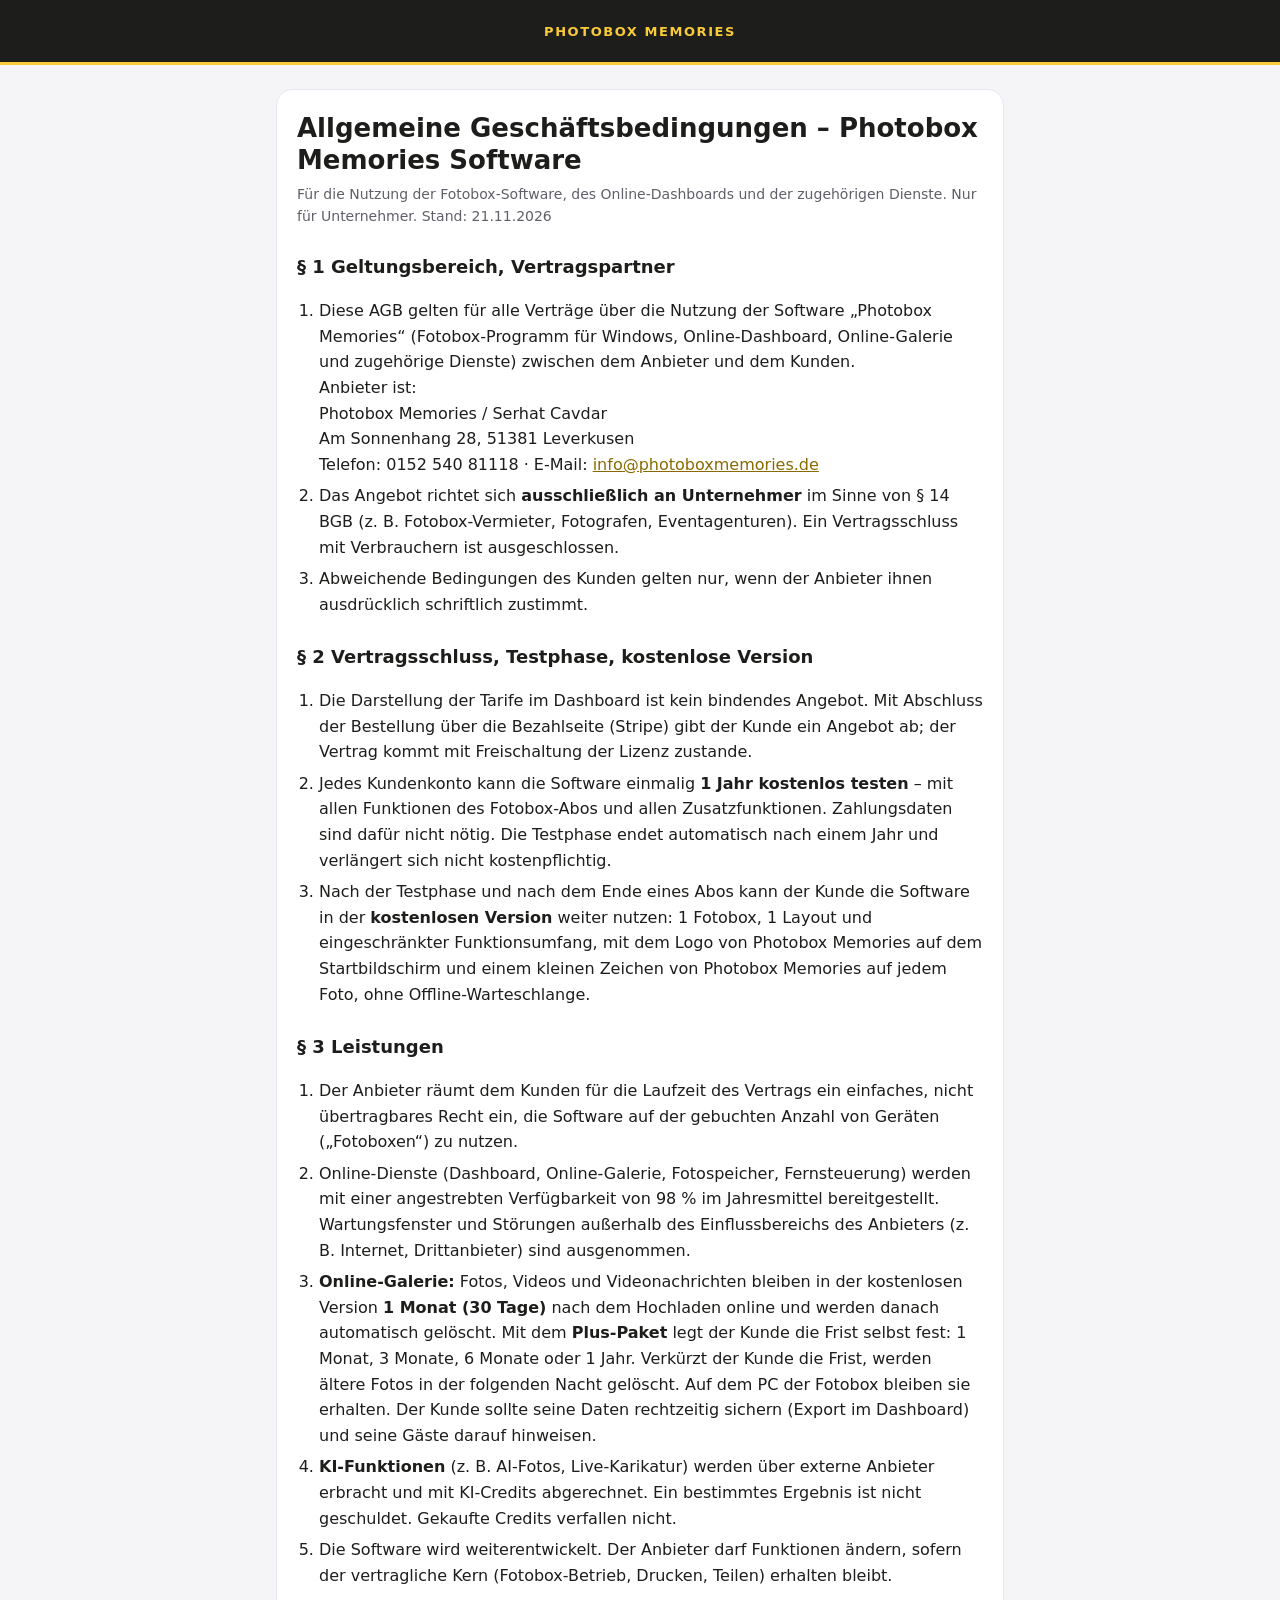
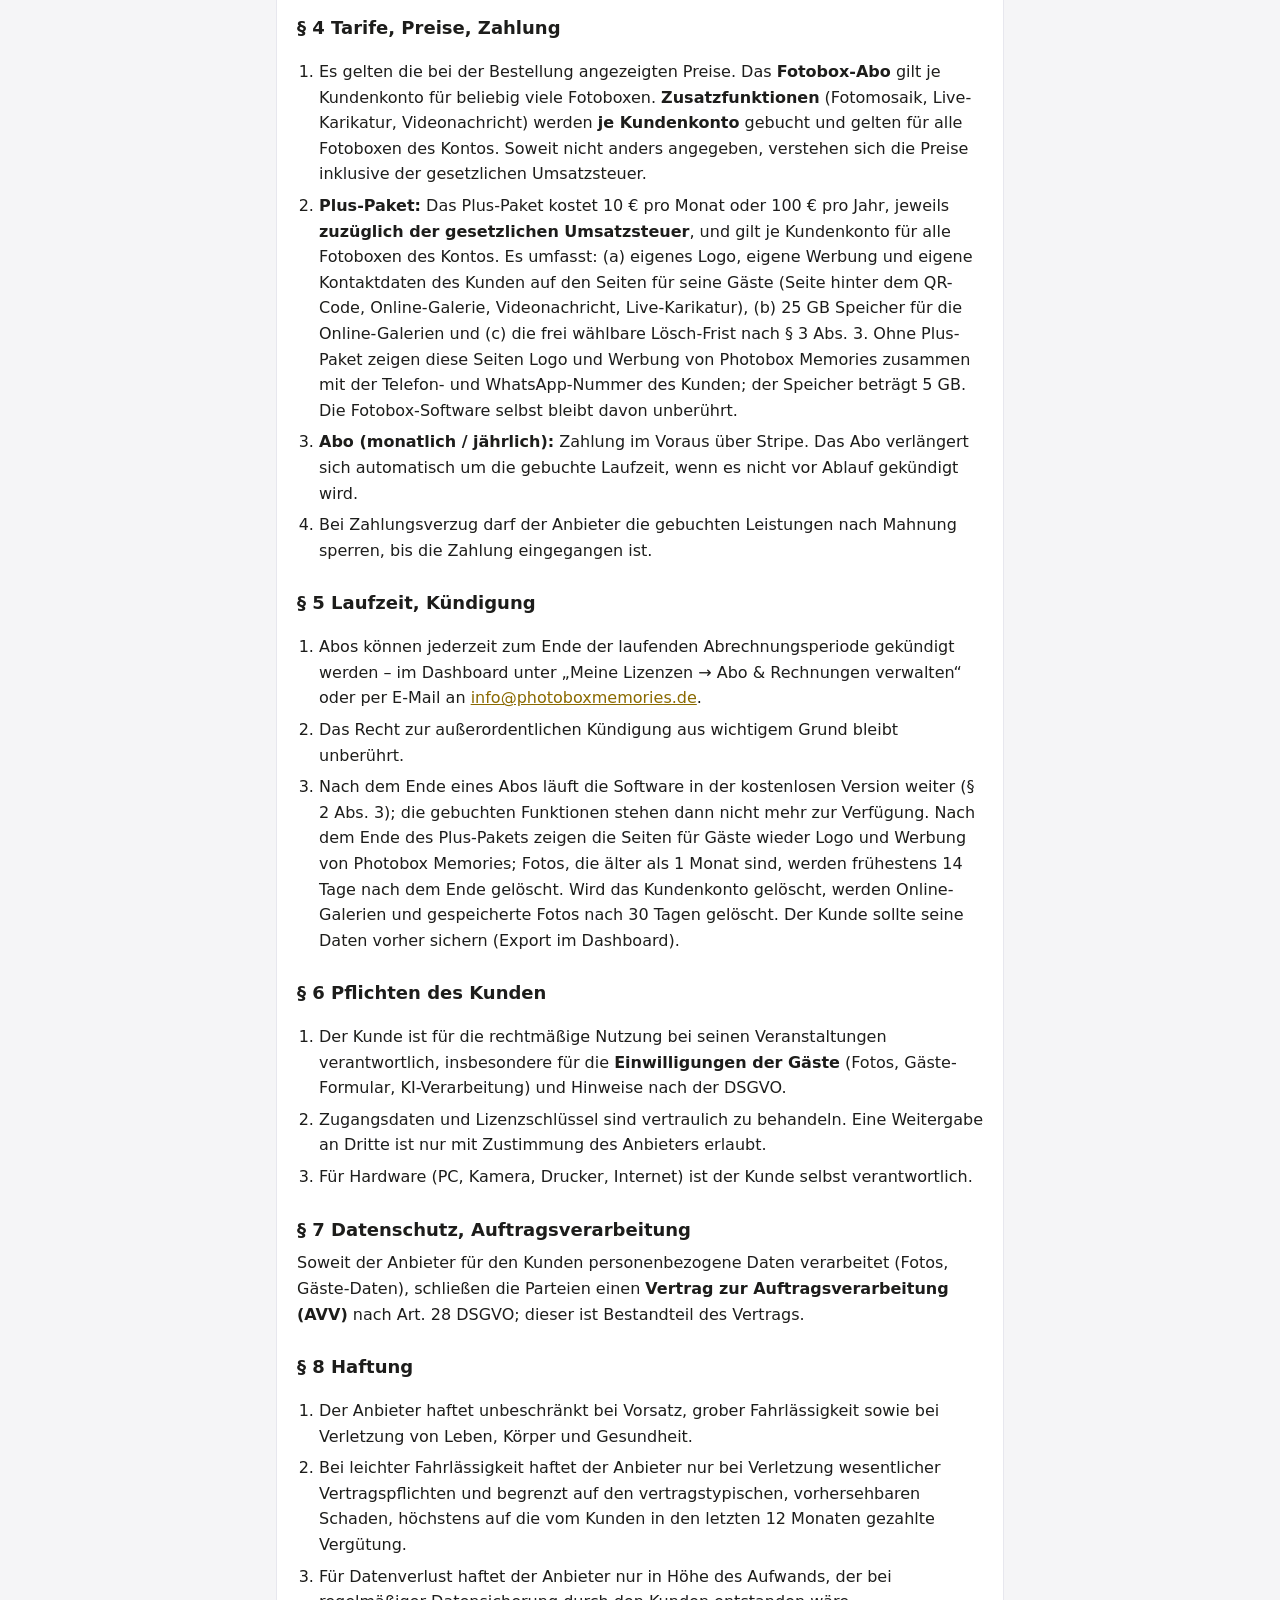
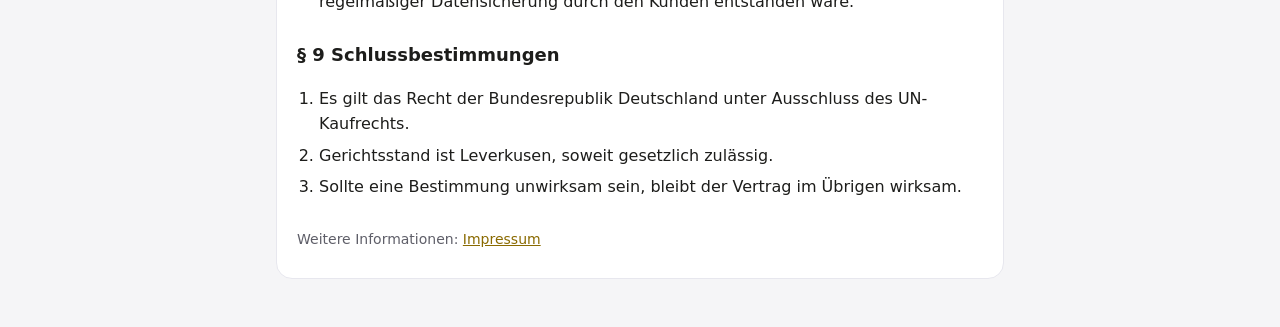
<file: agb.html>
<!DOCTYPE html>
<html lang="de">
<head>
<meta charset="utf-8">
<meta name="viewport" content="width=device-width, initial-scale=1">
<title>AGB Software – Photobox Memories</title>
<!-- Quelle: AGB-Datei im Projektordner rechtliches/. Fassung 2026-11-21 = AGB_V in dashboard/index.html und supabase/functions/license-shop –
     bei inhaltlichen Änderungen dort mit hochzählen (Kunden bestätigen vor dem Kauf genau diese Fassung). -->
<style>
  :root{--y:#F9CB38;--k:#1D1D1B;--muted:#5f5f69;--line:#e7e7ee}
  *{box-sizing:border-box}
  body{margin:0;background:#f5f5f7;color:var(--k);font:16px/1.6 system-ui,-apple-system,"Segoe UI",Roboto,sans-serif}
  header{background:var(--k);border-bottom:3px solid var(--y);color:#fff;padding:18px 16px;text-align:center}
  header b{color:var(--y);letter-spacing:.12em;text-transform:uppercase;font-size:13px}
  main{max-width:760px;margin:0 auto;padding:24px 16px 48px}
  .card{background:#fff;border:1px solid var(--line);border-radius:16px;padding:22px 20px}
  h1{font-size:26px;line-height:1.25;margin:0 0 6px}
  h2{font-size:18px;margin:26px 0 6px}
  p,li{margin:6px 0}
  ol,ul{padding-left:22px}
  .muted{color:var(--muted);font-size:14px}
  a{color:#8a6a00}
</style>
</head>
<body>
<header><b>Photobox Memories</b></header>
<main><div class="card" translate="no">
<h1>Allgemeine Geschäftsbedingungen – Photobox Memories Software</h1>
<p class="muted">Für die Nutzung der Fotobox-Software, des Online-Dashboards und der zugehörigen Dienste. Nur für Unternehmer. Stand: 21.11.2026</p>

<h2>§ 1 Geltungsbereich, Vertragspartner</h2>
<ol>
  <li>Diese AGB gelten für alle Verträge über die Nutzung der Software „Photobox Memories“ (Fotobox-Programm für Windows, Online-Dashboard, Online-Galerie und zugehörige Dienste) zwischen dem Anbieter und dem Kunden.<br>
    Anbieter ist:<br>Photobox Memories / Serhat Cavdar<br>Am Sonnenhang 28, 51381 Leverkusen<br>Telefon: 0152 540 81118 · E-Mail: <a href="mailto:info@photoboxmemories.de">info@photoboxmemories.de</a></li>
  <li>Das Angebot richtet sich <b>ausschließlich an Unternehmer</b> im Sinne von § 14 BGB (z. B. Fotobox-Vermieter, Fotografen, Eventagenturen). Ein Vertragsschluss mit Verbrauchern ist ausgeschlossen.</li>
  <li>Abweichende Bedingungen des Kunden gelten nur, wenn der Anbieter ihnen ausdrücklich schriftlich zustimmt.</li>
</ol>

<h2>§ 2 Vertragsschluss, Testphase, kostenlose Version</h2>
<ol>
  <li>Die Darstellung der Tarife im Dashboard ist kein bindendes Angebot. Mit Abschluss der Bestellung über die Bezahlseite (Stripe) gibt der Kunde ein Angebot ab; der Vertrag kommt mit Freischaltung der Lizenz zustande.</li>
  <li>Jedes Kundenkonto kann die Software einmalig <b>1 Jahr kostenlos testen</b> – mit allen Funktionen des Fotobox-Abos und allen Zusatzfunktionen. Zahlungsdaten sind dafür nicht nötig. Die Testphase endet automatisch nach einem Jahr und verlängert sich nicht kostenpflichtig.</li>
  <li>Nach der Testphase und nach dem Ende eines Abos kann der Kunde die Software in der <b>kostenlosen Version</b> weiter nutzen: 1 Fotobox, 1 Layout und eingeschränkter Funktionsumfang, mit dem Logo von Photobox Memories auf dem Startbildschirm und einem kleinen Zeichen von Photobox Memories auf jedem Foto, ohne Offline-Warteschlange.</li>
</ol>

<h2>§ 3 Leistungen</h2>
<ol>
  <li>Der Anbieter räumt dem Kunden für die Laufzeit des Vertrags ein einfaches, nicht übertragbares Recht ein, die Software auf der gebuchten Anzahl von Geräten („Fotoboxen“) zu nutzen.</li>
  <li>Online-Dienste (Dashboard, Online-Galerie, Fotospeicher, Fernsteuerung) werden mit einer angestrebten Verfügbarkeit von 98 % im Jahresmittel bereitgestellt. Wartungsfenster und Störungen außerhalb des Einflussbereichs des Anbieters (z. B. Internet, Drittanbieter) sind ausgenommen.</li>
  <li><b>Online-Galerie:</b> Fotos, Videos und Videonachrichten bleiben in der kostenlosen Version <b>1 Monat (30 Tage)</b> nach dem Hochladen online und werden danach automatisch gelöscht. Mit dem <b>Plus-Paket</b> legt der Kunde die Frist selbst fest: 1 Monat, 3 Monate, 6 Monate oder 1 Jahr. Verkürzt der Kunde die Frist, werden ältere Fotos in der folgenden Nacht gelöscht. Auf dem PC der Fotobox bleiben sie erhalten. Der Kunde sollte seine Daten rechtzeitig sichern (Export im Dashboard) und seine Gäste darauf hinweisen.</li>
  <li><b>KI-Funktionen</b> (z. B. AI-Fotos, Live-Karikatur) werden über externe Anbieter erbracht und mit KI-Credits abgerechnet. Ein bestimmtes Ergebnis ist nicht geschuldet. Gekaufte Credits verfallen nicht.</li>
  <li>Die Software wird weiterentwickelt. Der Anbieter darf Funktionen ändern, sofern der vertragliche Kern (Fotobox-Betrieb, Drucken, Teilen) erhalten bleibt.</li>
</ol>

<h2>§ 4 Tarife, Preise, Zahlung</h2>
<ol>
  <li>Es gelten die bei der Bestellung angezeigten Preise. Das <b>Fotobox-Abo</b> gilt je Kundenkonto für beliebig viele Fotoboxen. <b>Zusatzfunktionen</b> (Fotomosaik, Live-Karikatur, Videonachricht) werden <b>je Kundenkonto</b> gebucht und gelten für alle Fotoboxen des Kontos. Soweit nicht anders angegeben, verstehen sich die Preise inklusive der gesetzlichen Umsatzsteuer.</li>
  <li><b>Plus-Paket:</b> Das Plus-Paket kostet 10 € pro Monat oder 100 € pro Jahr, jeweils <b>zuzüglich der gesetzlichen Umsatzsteuer</b>, und gilt je Kundenkonto für alle Fotoboxen des Kontos. Es umfasst: (a) eigenes Logo, eigene Werbung und eigene Kontaktdaten des Kunden auf den Seiten für seine Gäste (Seite hinter dem QR-Code, Online-Galerie, Videonachricht, Live-Karikatur), (b) 25 GB Speicher für die Online-Galerien und (c) die frei wählbare Lösch-Frist nach § 3 Abs. 3. Ohne Plus-Paket zeigen diese Seiten Logo und Werbung von Photobox Memories zusammen mit der Telefon- und WhatsApp-Nummer des Kunden; der Speicher beträgt 5 GB. Die Fotobox-Software selbst bleibt davon unberührt.</li>
  <li><b>Abo (monatlich / jährlich):</b> Zahlung im Voraus über Stripe. Das Abo verlängert sich automatisch um die gebuchte Laufzeit, wenn es nicht vor Ablauf gekündigt wird.</li>
  <li>Bei Zahlungsverzug darf der Anbieter die gebuchten Leistungen nach Mahnung sperren, bis die Zahlung eingegangen ist.</li>
</ol>

<h2>§ 5 Laufzeit, Kündigung</h2>
<ol>
  <li>Abos können jederzeit zum Ende der laufenden Abrechnungsperiode gekündigt werden – im Dashboard unter „Meine Lizenzen → Abo &amp; Rechnungen verwalten“ oder per E-Mail an <a href="mailto:info@photoboxmemories.de">info@photoboxmemories.de</a>.</li>
  <li>Das Recht zur außerordentlichen Kündigung aus wichtigem Grund bleibt unberührt.</li>
  <li>Nach dem Ende eines Abos läuft die Software in der kostenlosen Version weiter (§ 2 Abs. 3); die gebuchten Funktionen stehen dann nicht mehr zur Verfügung. Nach dem Ende des Plus-Pakets zeigen die Seiten für Gäste wieder Logo und Werbung von Photobox Memories; Fotos, die älter als 1 Monat sind, werden frühestens 14 Tage nach dem Ende gelöscht. Wird das Kundenkonto gelöscht, werden Online-Galerien und gespeicherte Fotos nach 30 Tagen gelöscht. Der Kunde sollte seine Daten vorher sichern (Export im Dashboard).</li>
</ol>

<h2>§ 6 Pflichten des Kunden</h2>
<ol>
  <li>Der Kunde ist für die rechtmäßige Nutzung bei seinen Veranstaltungen verantwortlich, insbesondere für die <b>Einwilligungen der Gäste</b> (Fotos, Gäste-Formular, KI-Verarbeitung) und Hinweise nach der DSGVO.</li>
  <li>Zugangsdaten und Lizenzschlüssel sind vertraulich zu behandeln. Eine Weitergabe an Dritte ist nur mit Zustimmung des Anbieters erlaubt.</li>
  <li>Für Hardware (PC, Kamera, Drucker, Internet) ist der Kunde selbst verantwortlich.</li>
</ol>

<h2>§ 7 Datenschutz, Auftragsverarbeitung</h2>
<p>Soweit der Anbieter für den Kunden personenbezogene Daten verarbeitet (Fotos, Gäste-Daten), schließen die Parteien einen <b>Vertrag zur Auftragsverarbeitung (AVV)</b> nach Art. 28 DSGVO; dieser ist Bestandteil des Vertrags.</p>

<h2>§ 8 Haftung</h2>
<ol>
  <li>Der Anbieter haftet unbeschränkt bei Vorsatz, grober Fahrlässigkeit sowie bei Verletzung von Leben, Körper und Gesundheit.</li>
  <li>Bei leichter Fahrlässigkeit haftet der Anbieter nur bei Verletzung wesentlicher Vertragspflichten und begrenzt auf den vertragstypischen, vorhersehbaren Schaden, höchstens auf die vom Kunden in den letzten 12 Monaten gezahlte Vergütung.</li>
  <li>Für Datenverlust haftet der Anbieter nur in Höhe des Aufwands, der bei regelmäßiger Datensicherung durch den Kunden entstanden wäre.</li>
</ol>

<h2>§ 9 Schlussbestimmungen</h2>
<ol>
  <li>Es gilt das Recht der Bundesrepublik Deutschland unter Ausschluss des UN-Kaufrechts.</li>
  <li>Gerichtsstand ist Leverkusen, soweit gesetzlich zulässig.</li>
  <li>Sollte eine Bestimmung unwirksam sein, bleibt der Vertrag im Übrigen wirksam.</li>
</ol>

<p class="muted" style="margin-top:28px">Weitere Informationen: <a href="https://photobox-memories.de/impressum" target="_blank" rel="noopener">Impressum</a></p>
</div></main>
</body>
</html>
</file>
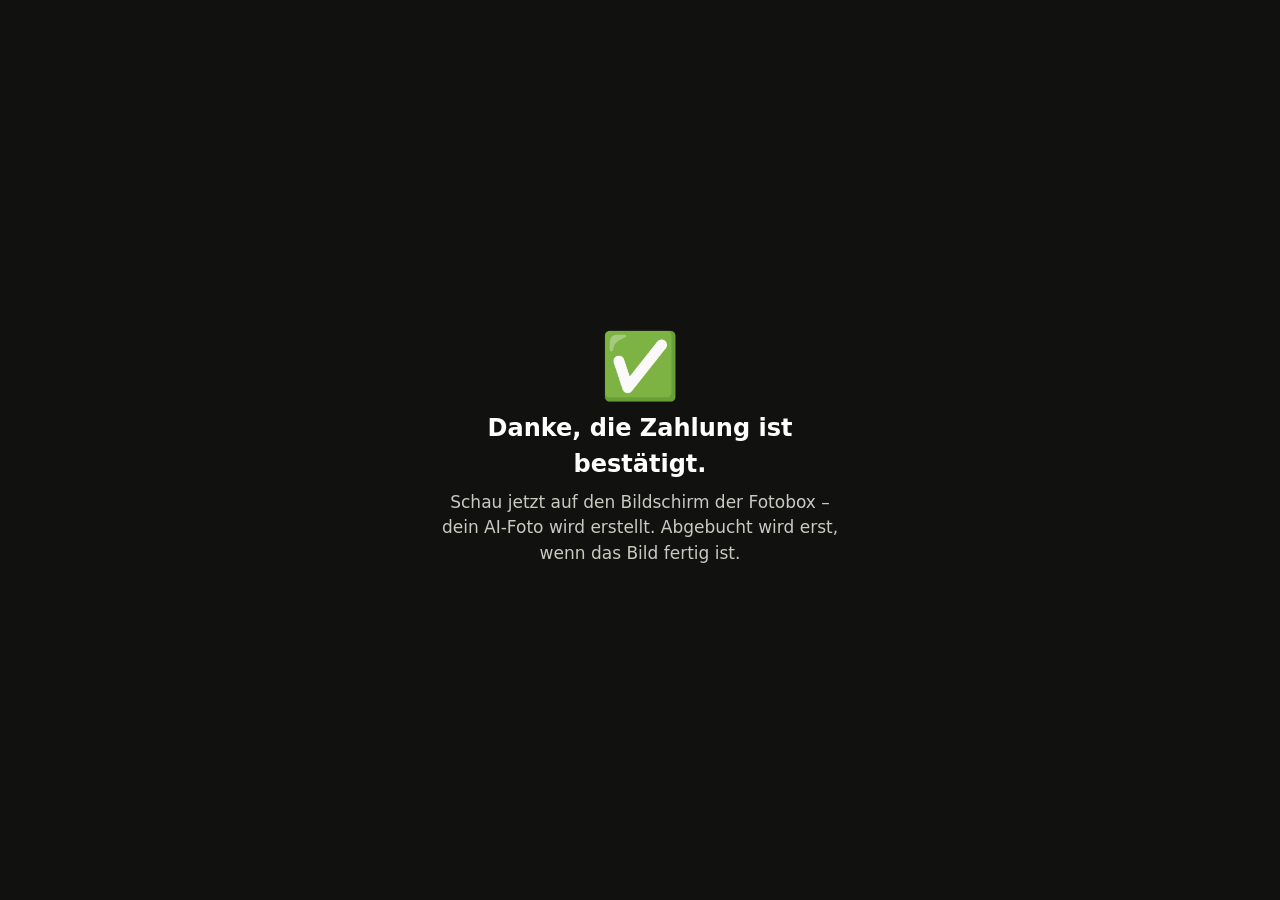
<file: bezahlt.html>
<!doctype html>
<html lang="de">
<head>
<meta charset="utf-8">
<meta name="viewport" content="width=device-width,initial-scale=1">
<title>Zahlung</title>
<meta name="robots" content="noindex">
<style>
:root{color-scheme:light dark}
body{margin:0;min-height:100vh;display:flex;align-items:center;justify-content:center;background:#111110;color:#fff;font:17px/1.5 system-ui,-apple-system,"Segoe UI",Roboto,sans-serif;padding:24px;box-sizing:border-box;text-align:center}
.box{max-width:420px}
.ic{font-size:64px;line-height:1;margin-bottom:12px}
h1{font-size:24px;margin:0 0 8px}
p{margin:0;color:#c9c9c0}
</style>
</head>
<body>
<div class="box" id="ok"><div class="ic">✅</div><h1>Danke, die Zahlung ist bestätigt.</h1><p>Schau jetzt auf den Bildschirm der Fotobox – dein AI-Foto wird erstellt. Abgebucht wird erst, wenn das Bild fertig ist.</p></div>
<div class="box" id="abbruch" hidden><div class="ic">↩️</div><h1>Zahlung abgebrochen.</h1><p>Es wurde nichts abgebucht. An der Fotobox kannst du ein normales Foto machen oder es noch einmal versuchen.</p></div>
<script>
// Rücksprung von der Stripe-Bezahlseite (guest-pay): ?ok=1 oder ?abbruch=1 – die Fotobox merkt den Stand selbst (status-Abfrage)
if (new URLSearchParams(location.search).has('druck')) { document.querySelector('#ok p').textContent = 'Schau jetzt auf den Bildschirm der Fotobox – du kannst gleich weiter drucken.'; document.querySelector('#abbruch p').textContent = 'Es wurde nichts abgebucht. An der Fotobox kannst du es noch einmal versuchen.'; }
if (new URLSearchParams(location.search).has('abbruch')) { document.getElementById('ok').hidden = true; document.getElementById('abbruch').hidden = false; }
</script>
</body>
</html>
</file>
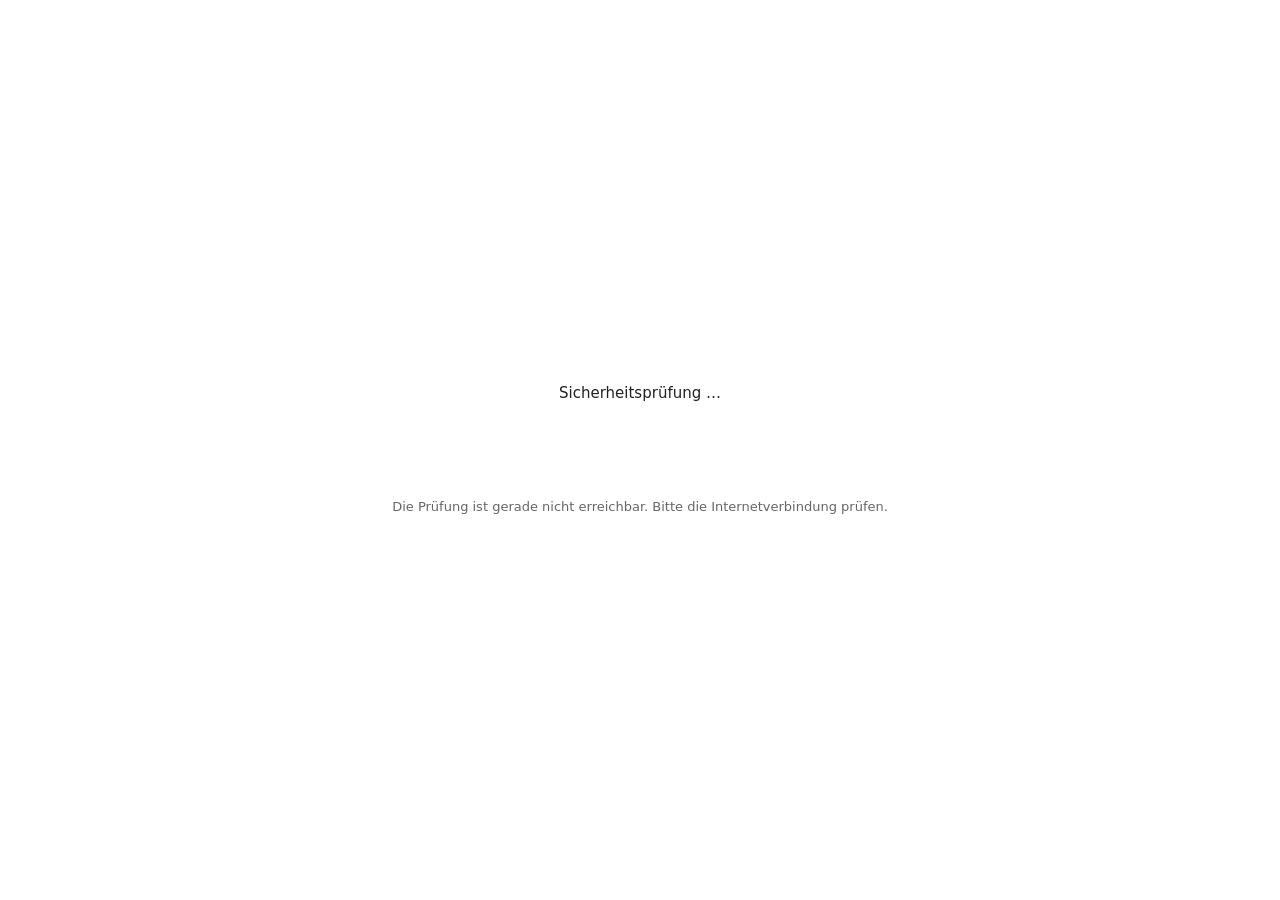
<file: captcha.html>
<!doctype html>
<html lang="de">
<head>
<meta charset="utf-8">
<meta name="viewport" content="width=device-width,initial-scale=1">
<meta name="robots" content="noindex">
<title>Photobox Memories</title>
<!-- Sicherheitsprüfung für die Anmeldung der Fotobox (01.11.2026): Die Fotobox-App läuft ohne Internet-Adresse, Cloudflare Turnstile
     braucht aber eine. Die App öffnet diese Seite kurz in einem eigenen Fenster; ist die Prüfung bestanden, steht das Token im
     Adress-Anker (#token=…) – die App liest es dort und schickt es mit der Anmeldung an Supabase. Die Seite selbst sendet nichts. -->
<style>
  :root { color-scheme: light; }
  html, body { margin: 0; height: 100%; background: #fff; font: 15px/1.45 system-ui, -apple-system, "Segoe UI", sans-serif; color: #222; }
  main { min-height: 100%; display: flex; flex-direction: column; align-items: center; justify-content: center; gap: 14px; padding: 16px; box-sizing: border-box; text-align: center; }
  #ts { min-height: 65px; }
  .small { color: #666; font-size: 13px; }
</style>
</head>
<body>
<main>
  <div id="msg">Sicherheitsprüfung …</div>
  <div id="ts"></div>
  <div class="small" id="hint"></div>
</main>
<script>
(function () {
  const L = (new URLSearchParams(location.search).get('l') || 'de').slice(0, 2);
  const TX = {
    de: ['Sicherheitsprüfung …', 'Einen Moment – gleich geht es weiter.', 'Fertig.', 'Die Prüfung ist gerade nicht erreichbar. Bitte die Internetverbindung prüfen.'],
    en: ['Security check …', 'One moment – continuing shortly.', 'Done.', 'The check is not available right now. Please check the internet connection.'],
    tr: ['Güvenlik kontrolü …', 'Bir saniye – birazdan devam ediliyor.', 'Tamam.', 'Kontrol şu anda kullanılamıyor. Lütfen internet bağlantısını kontrol edin.'],
    fr: ['Vérification de sécurité …', 'Un instant – cela continue tout de suite.', 'Terminé.', 'La vérification est indisponible. Veuillez vérifier la connexion internet.'],
    es: ['Comprobación de seguridad …', 'Un momento – enseguida continúa.', 'Listo.', 'La comprobación no está disponible. Comprueba la conexión a internet.'],
    it: ['Controllo di sicurezza …', 'Un attimo – si continua subito.', 'Fatto.', 'Il controllo non è disponibile. Controlla la connessione internet.']
  }[L] || null;
  const T = TX || ['Sicherheitsprüfung …', 'Einen Moment – gleich geht es weiter.', 'Fertig.', 'Die Prüfung ist gerade nicht erreichbar. Bitte die Internetverbindung prüfen.'];
  document.documentElement.lang = TX ? L : 'de';
  document.getElementById('msg').textContent = T[0];
  document.getElementById('hint').textContent = T[1];
  const s = document.createElement('script');
  s.src = 'https://challenges.cloudflare.com/turnstile/v0/api.js?render=explicit';
  s.async = true;
  s.onerror = () => { document.getElementById('hint').textContent = T[3]; location.hash = 'fehler=laden'; };
  s.onload = () => {
    turnstile.render('#ts', {
      sitekey: '0x4AAAAAAFvZRBRU8_Vr1VLM',
      language: TX ? L : 'de',
      callback: (t) => { document.getElementById('msg').textContent = T[2]; document.getElementById('hint').textContent = ''; location.hash = 'token=' + encodeURIComponent(t); },
      'error-callback': () => { document.getElementById('hint').textContent = T[3]; }
    });
  };
  document.head.appendChild(s);
})();
</script>
</body>
</html>
</file>
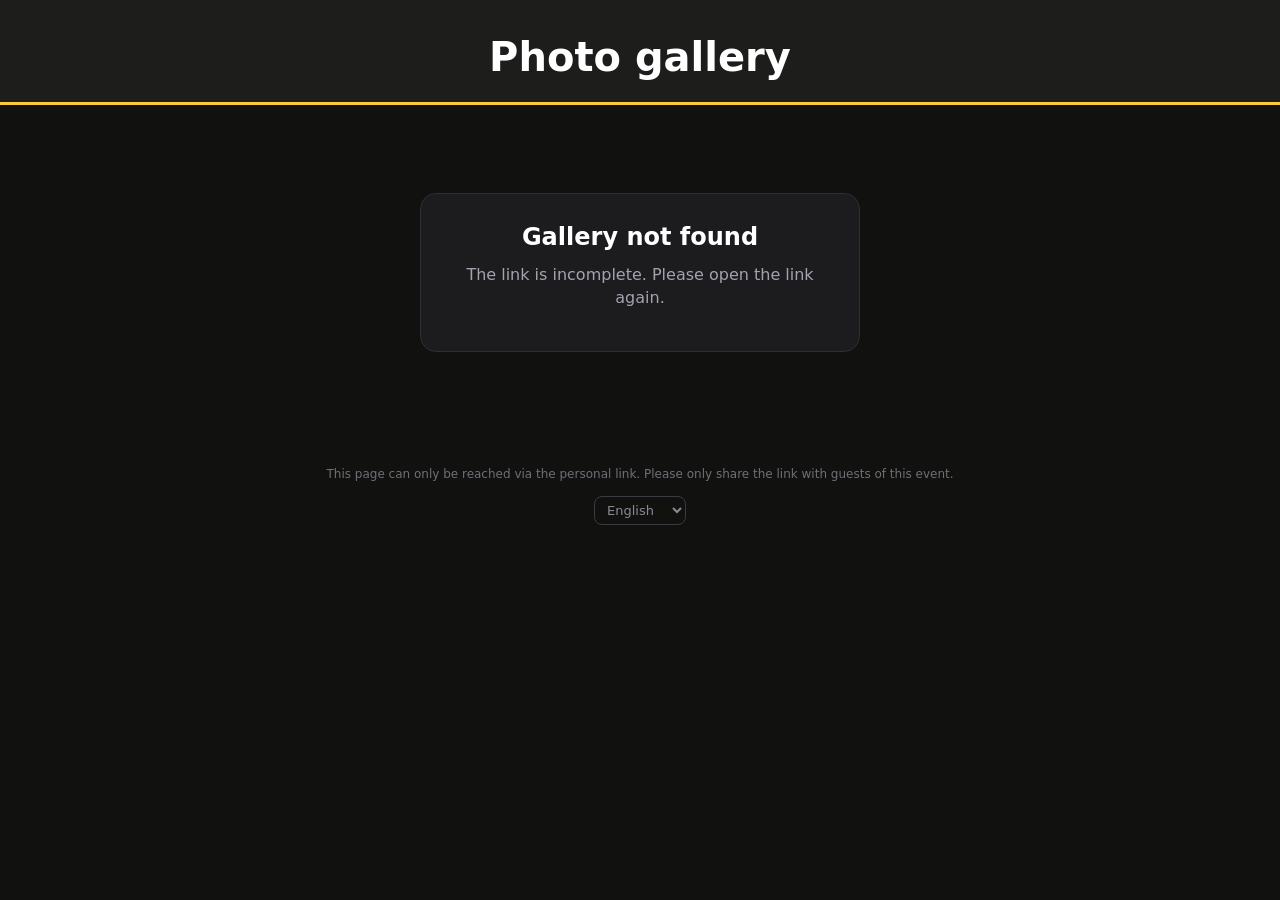
<file: galerie.html>
<!DOCTYPE html>
<html lang="de">
<head>
<meta charset="utf-8">
<meta name="viewport" content="width=device-width, initial-scale=1">
<meta name="robots" content="noindex, nofollow">
<title>Fotogalerie</title>
<script>window.I18N_V = '20261117-2';</script>
<script src="i18n.js?v=20261017-2"></script>
<script>// Sprache: vom QR-Code der Fotobox (?l=…), sonst die des Handys
(function () { var q = new URLSearchParams(location.search).get('l'), l = I18N.CODES.indexOf(q) >= 0 ? q : I18N.guess('en');
  window.PM_LANG = l; document.documentElement.lang = l; if (l !== 'de') document.write('<script src="lang/' + l + '.js?v=' + I18N_V + '"><\/script>'); })();</script>
<link rel="stylesheet" href="fonts-fredoka/fredoka.css">
<style>
  :root{--y:#F9CB38;--k:#1D1D1B;--bg:#111110;--card:#1c1c1f;--line:#2e2e33;--muted:#a3a3ad}
  *{box-sizing:border-box}
  html,body{margin:0;background:var(--bg);color:#fff;font:16px/1.45 system-ui,-apple-system,"Segoe UI",Roboto,sans-serif}
  header{padding:26px 16px 18px;text-align:center;border-bottom:3px solid var(--y);background:var(--k)}
  header h1{margin:8px 0 4px;font-size:clamp(24px,5vw,40px);line-height:1.15;overflow-wrap:anywhere}
  header p{margin:0;color:var(--muted)}
  main{max-width:1200px;margin:0 auto;padding:16px}
  .bar{display:flex;gap:10px;justify-content:space-between;align-items:center;flex-wrap:wrap;margin-bottom:14px;color:var(--muted);font-size:14px}
  /* Haupt-Knöpfe: Farbe des Vermieters, wenn er eine hinterlegt hat (ad.js paint: --btn Fläche, --btnk Schrift, --btne Rand bei
     sehr dunkler Farbe, --btng Schein) – sonst Gelb wie bisher. Kundenhinweis November 2026: „Foto speichern“ blieb gelb. */
  .btn{background:var(--btn,var(--y));color:var(--btnk,var(--k));border:0;border-radius:999px;padding:11px 20px;font:700 15px system-ui,sans-serif;cursor:pointer;box-shadow:inset 0 0 0 1px var(--btne,transparent)}
  .btn.ghost{background:#2a2a2e;color:#fff;box-shadow:none}
  .btn:disabled{opacity:.5;cursor:default}
  .grid{display:grid;grid-template-columns:repeat(auto-fill,minmax(150px,1fr));gap:10px}
  @media(max-width:520px){.grid{grid-template-columns:repeat(2,1fr);gap:8px}}
  .grid figure{margin:0;position:relative;aspect-ratio:1;border-radius:12px;overflow:hidden;background:var(--card);cursor:zoom-in}
  .grid img{width:100%;height:100%;object-fit:cover;display:block}
  .grid .tag{position:absolute;left:6px;bottom:6px;background:rgba(0,0,0,.65);font-size:11px;border-radius:6px;padding:2px 6px}
  .grid figure video{display:block;width:100%;height:100%;object-fit:cover;pointer-events:none}
  .grid .tag.msg{left:50%;top:50%;bottom:auto;translate:-50% -50%;width:44px;height:44px;border-radius:50%;padding:0;display:flex;align-items:center;justify-content:center;font-size:18px;background:rgba(0,0,0,.55);border:2px solid #fff}
  .grid figcaption{position:absolute;left:0;right:0;bottom:0;padding:16px 8px 6px;font-size:12.5px;font-weight:600;background:linear-gradient(transparent,rgba(0,0,0,.75));white-space:nowrap;overflow:hidden;text-overflow:ellipsis}
  .ghd{font:600 19px Fredoka,system-ui,sans-serif;margin:18px 0 10px}.ghd small{color:var(--muted,#a3a3ad);font:500 14px system-ui,sans-serif}
  .box{max-width:440px;margin:8vh auto;background:var(--card);border:1px solid var(--line);border-radius:16px;padding:26px;text-align:center}
  .box h2{margin:0 0 8px}
  .box p{color:var(--muted);margin:0 0 16px}
  .box input{width:100%;padding:12px 14px;border-radius:10px;border:1px solid var(--line);background:#0f0f12;color:#fff;font:inherit;margin-bottom:12px;text-align:center}
  .err{color:#ff8f8f;min-height:1.4em;font-size:14px}
  #light{position:fixed;inset:0;z-index:10;background:rgba(0,0,0,.94);display:none;flex-direction:column;align-items:center;justify-content:center;gap:14px;padding:12px}
  #light.on{display:flex}
  #light img,#light video{max-width:96vw;max-height:76vh;border-radius:8px;background:#000}
  #light .row{display:flex;gap:10px;flex-wrap:wrap;justify-content:center}
  #light .nav{position:absolute;top:50%;transform:translateY(-50%);width:52px;height:52px;border-radius:50%;padding:0;font-size:26px;background:rgba(255,255,255,.9);color:var(--k);border:0;cursor:pointer}
  #light .nav.l{left:10px}#light .nav.r{right:10px}
  footer{text-align:center;color:#6f6f78;font-size:12px;padding:26px 16px 34px}
  footer .privLink{display:block;margin-bottom:8px;color:inherit;text-decoration:underline}
  .langSel{display:block;margin:12px auto 0;background:transparent;color:#8a8a92;border:1px solid #3a3a40;border-radius:8px;padding:5px 8px;font:inherit;font-size:13px}
  .langSel option{color:#111}
  .one{text-align:center}.one img,.one video{max-width:100%;max-height:70vh;border-radius:10px;background:#000}
  .one p{color:var(--muted);font-size:14px}
  /* Slideshow (z. B. für einen zweiten Bildschirm oder Fernseher) */
  body.show header,body.show footer,body.show #pmad{display:none}
  #ss{position:fixed;inset:0;z-index:50;background:#000;cursor:pointer}
  #ss.idle{cursor:none}
  #ss .ctl{position:absolute;left:50%;bottom:calc(18px + env(safe-area-inset-bottom));transform:translateX(-50%);display:flex;gap:6px;padding:6px;border-radius:999px;background:rgba(20,20,20,.72);transition:opacity .3s}
  #ss.idle .ctl{opacity:0;pointer-events:none}
  #ss .ctl button{width:46px;height:46px;border:0;border-radius:50%;background:none;color:#fff;font-size:20px;line-height:1;cursor:pointer;padding:0}
  #ss .ctl button:hover,#ss .ctl button:focus-visible{background:rgba(255,255,255,.18)}
  #ss img{position:absolute;inset:0;width:100%;height:100%;object-fit:contain;opacity:0;transition:opacity 1.2s}
  #ss img.on{opacity:1}
  #ss .hint{position:absolute;left:0;right:0;bottom:14px;text-align:center;color:#777;font-size:13px}
  /* Einzelfoto (QR-Code an der Fotobox) – im Stil von Photobox Memories */
  body.solo{min-height:100vh;background:radial-gradient(120% 60% at 50% -10%,rgba(249,203,56,.28),rgba(249,203,56,0) 60%),#121211}
  body.solo header{background:none;border:0;padding:28px 16px 6px}
  body.solo header h1{font-family:Fredoka,system-ui,sans-serif;font-weight:600;font-size:clamp(26px,7vw,38px);margin:18px 0 2px}
  body.solo header p{font-size:15px}
  body.solo main{max-width:560px;padding:14px 18px 8px}
  .polaroid{background:#fff;border-radius:18px;padding:10px;box-shadow:0 18px 50px rgba(0,0,0,.55),0 0 0 1px rgba(255,255,255,.06);animation:pop .5s cubic-bezier(.2,.9,.3,1.2) both}
  .polaroid img,.polaroid video{display:block;width:100%;height:auto;max-height:68vh;object-fit:contain;border-radius:10px;background:#f2f2f2}
  .polaroid .cap{margin-top:12px;text-align:center;font:600 16px Fredoka,system-ui,sans-serif;color:#1D1D1B;overflow-wrap:anywhere}
  .polaroid .cap:empty{display:none}
  .polaroid .cap img{display:inline-block;width:auto;height:44px;max-width:200px;max-height:none;object-fit:contain;vertical-align:middle;border-radius:0;background:none}
  #brandTop:not(:empty){margin-bottom:6px}
  #brandTop img{display:inline-block;height:64px;max-width:220px;object-fit:contain;border-radius:12px;background:#fff;padding:6px}
  #brandTop b{font:600 20px Fredoka,system-ui,sans-serif;color:var(--y);overflow-wrap:anywhere}
  .ph{aspect-ratio:2/3;max-height:60vh;margin:0 auto;border-radius:10px;background:linear-gradient(100deg,#eee 30%,#f8f8f8 50%,#eee 70%) 0 0/300% 100%;animation:shim 1.4s linear infinite;display:flex;flex-direction:column;align-items:center;justify-content:center;gap:14px;color:#555;padding:20px;text-align:center}
  .ph b{font:600 18px Fredoka,system-ui,sans-serif;color:#1D1D1B}
  .ph small{font-size:13px;color:#777;max-width:280px}
  .acts{display:flex;gap:10px;margin:20px 0 8px}
  .acts .btn{flex:1;display:inline-flex;align-items:center;justify-content:center;gap:8px;padding:15px 18px;font-size:16px;box-shadow:inset 0 0 0 1px var(--btne,transparent),0 6px 18px var(--btng,rgba(249,203,56,.25))}
  .acts .btn.ghost{background:rgba(255,255,255,.08);color:#fff;border:1px solid rgba(255,255,255,.18);box-shadow:none}
  .tip{color:var(--muted);font-size:13px;text-align:center;margin:6px 0 0}
  body.solo footer{padding:22px 16px 30px;display:flex;flex-direction:column;align-items:center;gap:8px;color:#8a8a92}
  .spin{width:40px;height:40px;border:4px solid rgba(0,0,0,.1);border-top-color:#F9CB38;border-radius:50%;animation:sp 1s linear infinite}
  @keyframes sp{to{transform:rotate(360deg)}} @keyframes shim{to{background-position:-300% 0}} @keyframes pop{from{opacity:0;transform:translateY(14px) scale(.97)}}
  .upbar{width:min(260px,100%);display:flex;flex-direction:column;gap:6px}
  .upbar .tr{height:12px;border-radius:99px;background:rgba(0,0,0,.1);overflow:hidden}
  .upbar .tr i{display:block;height:100%;width:0;border-radius:99px;background:linear-gradient(90deg,#F9CB38,#f5a623);transition:width .4s ease}
  .upbar .pc{font:600 14px Fredoka,system-ui,sans-serif;color:#1D1D1B;font-variant-numeric:tabular-nums}
  @media(prefers-reduced-motion:reduce){.polaroid,.ph,.spin{animation:none}.upbar .tr i{transition:none}}
  /* Foto-Shop unter dem Einzelfoto (Druck über Printful/Gelato, Bezahlung über Stripe) */
  .shop{margin:30px 0 6px;padding:20px 14px 16px;background:rgba(255,255,255,.04);border:1px solid rgba(255,255,255,.1);border-radius:18px}
  .shop h2{margin:0;font:600 22px Fredoka,system-ui,sans-serif;text-align:center;outline:none}
  .shop .lead{margin:4px 0 16px;text-align:center;color:var(--muted);font-size:14px}
  .sgrid{display:grid;grid-template-columns:repeat(2,1fr);gap:10px}
  .sp{display:flex;flex-direction:column;gap:2px;text-align:left;background:#fff;color:#1D1D1B;border:0;border-radius:14px;padding:8px 8px 11px;font:inherit;cursor:pointer;transition:transform .15s}
  .sp:hover{transform:translateY(-2px)}
  .sp b{font-size:14px;line-height:1.25;margin-top:7px;padding:0 2px}
  .sp span{font-size:14px;color:#7a5c00;font-weight:700;padding:0 2px}
  .sp.sph{cursor:default;pointer-events:none}
  .sph .mk{background:linear-gradient(100deg,#eee 30%,#f8f8f8 50%,#eee 70%) 0 0/300% 100%;animation:shim 1.4s linear infinite}
  .sph b,.sph span{display:block;height:12px;border-radius:6px;background:#eee;margin:9px 2px 0}.sph span{width:45%;margin-top:6px}
  .sgo{display:flex;width:100%;align-items:center;justify-content:center;gap:8px;margin:0 0 6px;padding:14px 18px;font-size:15px;background:rgba(255,255,255,.08);color:#fff;border:1px solid rgba(255,255,255,.18)}
  .sgo[hidden]{display:none}
  .slegal{color:#8a8a92;font-size:12px;text-align:center;margin:12px 0 0;line-height:1.7}
  .slegal a{color:#c9c9cf}
  .stest{background:var(--y);color:var(--k);font-weight:700;font-size:13px;text-align:center;border-radius:10px;padding:6px 10px;margin-bottom:12px}
  /* Bestellfenster: am Handy im Vollbild (Kopf oben, Fußleiste mit Preis und Bezahlen immer sichtbar), sonst als Fenster */
  .sdlg{position:fixed;inset:0;z-index:20;background:rgba(0,0,0,.72);display:none;align-items:stretch;justify-content:center;overscroll-behavior:contain}
  .sdlg.on{display:flex}
  .sbox{position:relative;display:flex;flex-direction:column;width:100%;height:100%;height:100dvh;overflow-y:auto;overscroll-behavior:contain;-webkit-overflow-scrolling:touch;background:#fff;color:#1D1D1B;
    --btn:var(--y);--btnk:var(--k);--btne:transparent} /* Bestellfenster ist weiß mit goldenen Akzenten: Knopf bleibt gelb, auch mit Farbe des Vermieters */
  @media(min-width:600px) and (min-height:620px){.sdlg{align-items:center;padding:16px}.sbox{max-width:500px;height:auto;max-height:94vh;max-height:94dvh;border-radius:20px}}
  .sbox button{touch-action:manipulation}
  .shd{position:sticky;top:0;z-index:3;display:flex;align-items:center;gap:10px;padding:8px 8px 8px 16px;padding-top:calc(8px + env(safe-area-inset-top));background:#fff;border-bottom:1px solid #eee}
  .sti{flex:1;min-width:0;display:flex;flex-direction:column}
  .shd h3{margin:0;font:600 19px/1.2 Fredoka,system-ui,sans-serif;overflow-wrap:anywhere}
  .sunit{font-size:14px;font-weight:700;color:#7a5c00}
  .sx{flex:none;width:44px;height:44px;border-radius:50%;border:0;background:rgba(0,0,0,.07);font-size:24px;line-height:1;cursor:pointer;color:#1D1D1B}
  .sbody{flex:1 0 auto;padding:10px 16px 14px}
  .sbody .mk{max-width:300px;margin:4px auto 0}
  /* Arbeitsfläche so groß, dass sie beim Öffnen ganz zwischen Kopf und Fußleiste passt (mit Fotoauswahl darüber kleiner) */
  .swork{position:relative;width:100%;max-width:55vh;max-width:min(55dvh,max(160px,calc(100dvh - 215px)));margin:4px auto 0}
  #sdPick:not(:empty)+#sdMk .swork{max-width:min(55dvh,max(160px,calc(100dvh - 320px)))}
  @media(min-width:600px) and (min-height:620px){.swork{max-width:min(55dvh,calc(94dvh - 215px))}#sdPick:not(:empty)+#sdMk .swork{max-width:min(55dvh,calc(94dvh - 320px))}}
  .sreal{display:block;width:100%;height:auto;border-radius:14px;background:#efeae1;touch-action:none;cursor:grab;user-select:none;-webkit-user-select:none;-webkit-touch-callout:none}
  .sreal:active{cursor:grabbing}
  .sreal:focus-visible{outline:3px solid #E2A800;outline-offset:2px}
  .smini{position:absolute;left:3%;top:3%;width:36%;height:auto;border-radius:4px;box-shadow:0 1px 5px rgba(0,0,0,.3);pointer-events:none}
  .shint{position:absolute;left:50%;top:4%;transform:translateX(-50%);width:max-content;max-width:92%;background:rgba(29,29,27,.84);color:#fff;font-size:13px;line-height:1.3;text-align:center;border-radius:999px;padding:7px 14px;pointer-events:none}
  .sload{position:absolute;inset:0;display:flex;align-items:center;justify-content:center;pointer-events:none}
  .sfail{display:flex;flex-direction:column;align-items:center;gap:4px;margin:4px 0 0;padding:26px 16px;border-radius:14px;background:#f1eee6;text-align:center;color:#4a4a52;font-size:14px}
  .sfail p{margin:0}
  .sbox .sfail .btn{width:auto;min-height:44px;background:#1D1D1B;color:#fff;padding:10px 20px;font-size:15px}
  .spre{display:flex;gap:6px;margin:10px 0 0;padding:4px;background:#f1eee6;border-radius:12px}
  .spre[hidden]{display:none}
  .spre button{flex:1;min-height:44px;border:0;border-radius:9px;background:transparent;font:600 14px system-ui,sans-serif;color:#4a4a52;cursor:pointer;padding:6px 8px}
  .spre button[aria-pressed="true"]{background:#fff;color:#1D1D1B;box-shadow:0 1px 3px rgba(0,0,0,.2)}
  .szoom{display:flex;align-items:center;gap:8px;margin-top:6px;color:#6b6b78}
  .szoom input{flex:1;min-width:0;height:44px;margin:0;accent-color:#E2A800}
  .szoom button{min-height:44px;border:1px solid #ddd;background:#f6f6f6;border-radius:999px;padding:6px 14px;font:inherit;font-size:14px;cursor:pointer;color:#1D1D1B}
  .sq{margin:6px 0 0;font-size:13px;border-radius:8px;padding:6px 10px}
  .sq:empty{display:none}
  .sq.warn{background:#fff4cc;color:#6b4f00}
  .sq.bad{background:#fdeaea;color:#a1201b}
  .fine{font-size:12px;color:#6b6b78;margin:8px 0 0;text-align:center}
  .sfoot{position:sticky;bottom:0;z-index:3;background:#fff;border-top:1px solid #eee;padding:10px 16px calc(12px + env(safe-area-inset-bottom));box-shadow:0 -6px 16px rgba(0,0,0,.06)}
  .sfrow{display:flex;align-items:center;justify-content:space-between;gap:12px}
  .qty{display:flex;align-items:center;gap:8px}
  .qty b{min-width:1.6em;text-align:center;font-size:17px}
  .qty button{width:44px;height:44px;border-radius:50%;border:1px solid #ddd;background:#f6f6f6;font-size:20px;line-height:1;cursor:pointer;color:#1D1D1B}
  .qty button[aria-disabled="true"]{opacity:.4;cursor:default}
  .stot{display:flex;flex-direction:column;align-items:flex-end;text-align:right}
  .stot small{font-size:12px;color:#6b6b78}
  .stot b{font-size:19px}
  .sbox .btn{width:100%;min-height:50px;margin-top:10px;padding:13px 15px;font-size:16px;display:flex;align-items:center;justify-content:center;gap:10px}
  .sbox .btn[aria-busy="true"]{opacity:.8;cursor:progress}
  .sbox .err{text-align:center;color:#c0262d;margin-top:8px;min-height:0;font-size:14px}
  .sbox .err:empty{display:none}
  .sbox .err.info{color:#6b4f00;background:#fff4cc;border-radius:8px;padding:7px 10px}
  .sspin{flex:none;width:18px;height:18px;border:2.5px solid rgba(29,29,27,.25);border-top-color:#1D1D1B;border-radius:50%;animation:sp .8s linear infinite}
  .sr{position:absolute;width:1px;height:1px;margin:-1px;padding:0;overflow:hidden;clip:rect(0 0 0 0);clip-path:inset(50%);white-space:nowrap;border:0}
  .spick{margin:2px 0 6px;text-align:center}
  .spick>span{font-size:14px;color:#6b6b78}
  .spt{display:flex;gap:8px;justify-content:flex-start;overflow-x:auto;padding:6px 2px}
  .spt button:first-child{margin-left:auto}.spt button:last-child{margin-right:auto} /* mittig, bei Überlauf aber von links scrollbar */
  .spt button{flex:0 0 auto;width:64px;height:64px;border-radius:10px;border:3px solid transparent;padding:0;overflow:hidden;background:#eee;cursor:pointer}
  .spt button.on{border-color:var(--y)}
  .spt img{width:100%;height:100%;object-fit:cover;display:block}
  @media(max-height:560px) and (max-aspect-ratio:5/4){.spt button{width:52px;height:52px}} /* kleine Handys: mehr Platz für die Arbeitsfläche */
  @media(prefers-reduced-motion:reduce){.sph .mk,.sspin{animation:none}.sp{transition:none}}
  /* Handy quer (niedriges Fenster): Kopf und Fußleiste scrollen mit, links die Arbeitsfläche, rechts die Bedienung */
  @media(max-height:500px) and (min-aspect-ratio:5/4){
    .shd,.sfoot{position:static}
    .sbody{display:grid;grid-template-columns:min(calc(100vh - 86px),55%) minmax(0,1fr);grid-template-columns:min(calc(100dvh - 86px),55%) minmax(0,1fr);grid-template-rows:auto auto auto 1fr;column-gap:18px;align-items:start}
    .sbody>#sdMk{grid-column:1;grid-row:1/-1}
    .sbody>:not(#sdMk){grid-column:2}
    .swork,#sdPick:not(:empty)+#sdMk .swork,.sbody .mk{max-width:none}
    .szoom{flex-wrap:wrap}.szoom input{min-width:110px}
  }
  .snote{color:var(--muted);font-size:13px;text-align:center;margin:10px 0 0}
  .keep{color:var(--muted);font-size:13px;text-align:center;margin:10px 0 0}
  .sdone{display:flex;flex-direction:column;gap:4px;text-align:center;background:rgba(255,255,255,.06);border:1px solid rgba(255,255,255,.14);border-radius:14px;padding:14px;margin-bottom:16px}
  .sdone.ok{background:rgba(249,203,56,.14);border-color:rgba(249,203,56,.5)}
  .sdone span{color:var(--muted);font-size:14px}
  /* Kunden-Link (?k=…): Fotos entfernen, Papierkorb, Gäste-Link weitergeben */
  .mnote{background:rgba(249,203,56,.12);border:1px solid rgba(249,203,56,.45);border-radius:14px;padding:14px 16px;margin-bottom:14px;display:flex;flex-direction:column;gap:4px}
  .mnote b{color:var(--y)}.mnote span{color:#ddd;font-size:14px}
  .mshare{background:var(--card);border:1px solid var(--line);border-radius:14px;padding:14px 16px;margin-bottom:16px}
  .mshare h3{margin:0 0 4px;font:600 17px Fredoka,system-ui,sans-serif}.mshare p{margin:0 0 10px;color:var(--muted);font-size:14px}
  .mshare input{width:100%;padding:11px 12px;border-radius:10px;border:1px solid var(--line);background:#0f0f12;color:#fff;font:inherit;font-size:14px;margin-bottom:10px}
  .mrow{display:flex;gap:8px;flex-wrap:wrap}.mrow .btn{padding:9px 16px;font-size:14px}
  .mwarn{color:#ffb86b;font-size:14px;margin:8px 0 0}
  .mtabs{display:flex;gap:8px;margin:0 0 12px;flex-wrap:wrap}
  .mtabs button{background:#2a2a2e;color:#fff;border:0;border-radius:999px;padding:9px 16px;font:600 14px system-ui,sans-serif;cursor:pointer}
  .mtabs button.on{background:var(--y);color:var(--k)}
  .mbar{position:sticky;top:0;z-index:5;background:rgba(17,17,16,.94);backdrop-filter:blur(6px);padding:10px 0}
  .mbar .btn{padding:9px 16px;font-size:14px}.btn.red{background:#e05252;color:#fff;box-shadow:none}
  .grid.pick figure{cursor:pointer}
  .grid.pick figure.sel{outline:4px solid var(--y);outline-offset:-4px}
  .grid.pick figure .ck{position:absolute;right:6px;top:6px;width:26px;height:26px;border-radius:50%;border:2px solid #fff;background:rgba(0,0,0,.45);display:flex;align-items:center;justify-content:center;font-size:15px;color:var(--k)}
  .grid.pick figure.sel .ck{background:var(--y);border-color:var(--y)}
  .grid.pick figure .zoom{position:absolute;left:6px;top:6px;width:30px;height:30px;border-radius:50%;border:0;background:rgba(0,0,0,.55);color:#fff;font-size:14px;cursor:zoom-in;padding:0}
  .grid.pick figure .left{position:absolute;left:0;right:0;bottom:0;padding:14px 6px 5px;font-size:11.5px;text-align:center;background:linear-gradient(transparent,rgba(0,0,0,.8))}
</style>
</head>
<body>
<div id="pmad"></div>
<header><div id="brandTop"></div><h1 id="title">Fotogalerie</h1><p id="sub"></p></header>
<main id="main"><div class="box"><p>Lädt …</p></div></main>
<div id="light"><div id="lightMedia"></div><div class="row"><button class="btn" id="lDl">Herunterladen</button><button class="btn ghost" id="lClose">Schließen</button></div><div id="lInfo" style="color:#aaa;font-size:13px"></div>
  <button class="nav l" id="lPrev" aria-label="Vorheriges">‹</button><button class="nav r" id="lNext" aria-label="Nächstes">›</button></div>
<footer>Diese Seite ist nur über den persönlichen Link erreichbar. Bitte den Link nur an Gäste dieser Veranstaltung weitergeben.</footer>

<script src="config.js?v=20261025-1"></script>
<script src="icons.js?v=20261017-2"></script>
<script src="ad.js?v=20261125-1"></script>
<script src="shop.js?v=20261023-2"></script>
<script>
(function () {
  'use strict';
  const CFG = window.FOTOBOX_CONFIG || {}, $ = s => document.querySelector(s);
  const T = s => I18N.t(s, PM_LANG), LOC = I18N.info(PM_LANG).locale;
  I18N.watch(document.body, () => PM_LANG);
  document.title = T('Fotogalerie');
  // Sprache wählen (unten auf der Seite)
  const langSel = () => { const sel = document.createElement('select'); sel.className = 'langSel'; sel.setAttribute('translate', 'no'); sel.setAttribute('aria-label', 'Sprache');
    sel.innerHTML = I18N.LANGS.map(l => `<option value="${l.code}" ${l.code === PM_LANG ? 'selected' : ''}>${l.name}</option>`).join('');
    sel.onchange = () => { const u = new URL(location.href); u.searchParams.set('l', sel.value); location.replace(u.href); };
    document.querySelector('footer').appendChild(sel); };
  const esc = s => String(s ?? '').replace(/[&<>"']/g, c => ({ '&': '&amp;', '<': '&lt;', '>': '&gt;', '"': '&quot;', "'": '&#39;' }[c]));
  const Q = new URLSearchParams(location.search), token = Q.get('g') || '', single = Q.get('f') || '', show = Q.get('show') === '1';
  const url = path => window.FOTOBOX_PHOTOS ? FOTOBOX_PHOTOS.url(path) : CFG.supabaseUrl + '/storage/v1/object/public/photos/' + String(path).split('/').map(encodeURIComponent).join('/');
  // Notfall-Kopie: antwortet der Foto-Speicher (Hetzner) nicht, das Bild bzw. Video von der Ersatzadresse laden
  // data-big: zuletzt dieses Bild nehmen (Fotoauswahl im Shop: das Original, solange seine Vorschau fehlt)
  document.addEventListener('error', e => { const el = e.target; if (!/^(IMG|VIDEO)$/.test(el?.tagName)) return;
    if (window.FOTOBOX_PHOTOS?.retry?.(el)) return; // erst erneut beim Foto-Speicher, dann Notfall-Kopie (config.js)
    const a = !el.dataset.alt && window.FOTOBOX_PHOTOS?.altSrc?.(el.currentSrc || el.src);
    if (a) { el.dataset.alt = '1'; el.src = a; } else if (el.dataset.big) { el.src = el.dataset.big; el.dataset.big = ''; } }, true);
  // Herunterladen: erst Hetzner, sonst die Notfall-Kopie. Immer frisch vom Foto-Speicher (cache: 'no-store', Kundenhinweis November 2026):
  // Das groß angesehene Foto liegt schon im Zwischenspeicher des Browsers, aber ohne Freigabe für fetch (ein <img> fragt ohne Herkunft,
  // der Foto-Speicher schickt die Freigabe dann nicht mit). fetch scheiterte daran – statt zu speichern ging nur ein neuer Tab auf,
  // und in „Alle herunterladen“ fehlten genau diese Fotos.
  const fetchAny = async path => {
    try { const r = await fetch(url(path), { cache: 'no-store' }); if (r.ok) return r; } catch {}
    const a = window.FOTOBOX_PHOTOS?.alt?.(path); if (!a) throw new Error('nicht erreichbar'); const r = await fetch(a, { cache: 'no-store' }); if (!r.ok) throw new Error('nicht erreichbar'); return r;
  };
  let photos = [], current = 0, info = null;
  // Kein Photobox-Memories-Logo auf den Seiten der Gäste (White Label): Über und unter dem Foto steht das Logo des
  // Lizenz-Inhabers („Deine Werbung in der Galerie“), ohne Logo sein Firmenname, ohne Angaben bleibt die Stelle frei.
  let brand = null, band = false; // band: Werbeband oben ist sichtbar (zeigt Logo und Namen schon) → oben kein zweites Logo
  const capHtml = () => brand?.logo ? `<img src="${esc(brand.logo)}" alt="${esc(brand.name)}">` : brand?.name ? `<span translate="no">${esc(brand.name)}</span>` : '';
  const topHtml = () => band ? '' : brand?.logo ? `<img src="${esc(brand.logo)}" alt="${esc(brand.name)}">` : brand?.name ? `<b translate="no">${esc(brand.name)}</b>` : '';
  function applyBrand() {
    if ($('#brandTop')) $('#brandTop').innerHTML = topHtml();
    document.querySelectorAll('.polaroid .cap').forEach(c => { c.innerHTML = capHtml(); });
  }

  const box = html => { $('#main').innerHTML = `<div class="box">${html}</div>`; };
  // Werbung des Vermieters oben (Logo, Text, Webseite, E-Mail, Telefon …) – gepflegt im Dashboard unter „Meine Lizenzen“
  async function showAd(owner) {
    const b = window.PM_AD && owner ? await PM_AD.load(owner, CFG) : null;
    band = !show && !!b && PM_AD.has(b);
    if (!show && b?.privacy) { const a = document.createElement('a'); a.href = b.privacy; a.target = '_blank'; a.rel = 'noopener'; a.textContent = T('Datenschutz'); a.className = 'privLink'; $('footer').prepend(a); } // Datenschutzerklärung des Vermieters
    window.PM_AD?.paint?.(b); // Haupt-Knöpfe („Foto speichern“ …) in der Farbe des Vermieters, Schrift passend hell oder dunkel
    if (b && (b.logo || b.name)) { brand = b; applyBrand(); if (single && b.name) document.title = document.title.replace(/ – .*$/, '') + ' – ' + b.name; }
    if (!band) return;
    PM_AD.addCss(); $('#pmad').innerHTML = PM_AD.html(b);
  }
  // Wie lange die Fotos online bleiben (Server photo_keep_days, Betreiber 17.11.2026: beim Betreiber 6 Monate, in der kostenlosen
  // Version 1 Monat). Ohne Antwort (ältere Datenbank, kein Netz) gilt die kürzere Frist. Ganze Sätze, damit die Übersetzung sie findet.
  const keepMemo = new Map();
  const keepDays = owner => {
    if (!/^[0-9a-f-]{36}$/i.test(owner || '') || !CFG.supabaseUrl) return Promise.resolve(30);
    if (!keepMemo.has(owner)) keepMemo.set(owner, fetch(CFG.supabaseUrl + '/rest/v1/rpc/photo_keep_days', { method: 'POST', body: JSON.stringify({ p_owner: owner }),
      headers: { 'Content-Type': 'application/json', apikey: CFG.supabaseAnonKey, Authorization: 'Bearer ' + CFG.supabaseAnonKey } })
      .then(r => r.ok ? r.json() : 30).then(d => typeof d === 'number' && d > 0 ? d : 30).catch(() => 30));
    return keepMemo.get(owner);
  };
  // Mit Plus-Paket wählt der Vermieter selbst: 1 Monat, 3 Monate, 6 Monate oder 1 Jahr (SQL 202611210001).
  // Je Frist drei ganze Sätze (alle Fotos, ein Foto, ein Video) – ganze Sätze, damit die Übersetzung sie findet.
  const KEEP = [
    [365, 'Die Fotos bleiben 1 Jahr online und werden danach automatisch gelöscht.', 'Dein Foto bleibt 1 Jahr online und wird danach automatisch gelöscht.', 'Dein Video bleibt 1 Jahr online und wird danach automatisch gelöscht.'],
    [180, 'Die Fotos bleiben 6 Monate online und werden danach automatisch gelöscht.', 'Dein Foto bleibt 6 Monate online und wird danach automatisch gelöscht.', 'Dein Video bleibt 6 Monate online und wird danach automatisch gelöscht.'],
    [90, 'Die Fotos bleiben 3 Monate online und werden danach automatisch gelöscht.', 'Dein Foto bleibt 3 Monate online und wird danach automatisch gelöscht.', 'Dein Video bleibt 3 Monate online und wird danach automatisch gelöscht.'],
    [0, 'Die Fotos bleiben 1 Monat online und werden danach automatisch gelöscht.', 'Dein Foto bleibt 1 Monat online und wird danach automatisch gelöscht.', 'Dein Video bleibt 1 Monat online und wird danach automatisch gelöscht.']];
  const keepRow = d => KEEP.find(r => d >= r[0]);
  const keepAll = d => keepRow(d)[1], keepOne = (d, vid) => keepRow(d)[vid ? 3 : 2];
  async function fetchGallery(password) {
    const res = await fetch(CFG.supabaseUrl + '/rest/v1/rpc/gallery_public', { method: 'POST',
      headers: { 'Content-Type': 'application/json', apikey: CFG.supabaseAnonKey, Authorization: 'Bearer ' + CFG.supabaseAnonKey },
      body: JSON.stringify({ p_token: token, p_password: password || null }) });
    if (!res.ok) throw new Error('HTTP ' + res.status);
    return res.json();
  }
  async function load(password) {
    if (!/^[0-9a-f]{16,64}$/i.test(token) || !CFG.supabaseUrl) return box('<h2>Galerie nicht gefunden</h2><p>Der Link ist unvollständig. Bitte den Link noch einmal öffnen.</p>');
    let r;
    try { r = await fetchGallery(password); }
    catch (e) { return box('<h2>Galerie nicht erreichbar</h2><p>Bitte die Internetverbindung prüfen und die Seite neu laden.</p>'); }
    if (r.name) { $('#title').textContent = r.name; $('#title').setAttribute('translate', 'no'); document.title = r.name + ' – ' + T('Fotogalerie'); }
    if (!r.ok) {
      if (r.error === 'password') {
        box(`<h2>Passwort erforderlich</h2><p>Diese Galerie ist geschützt.</p><form id="pwForm"><input type="password" id="pw" placeholder="Passwort" autocomplete="off" autofocus><div class="err" id="pwErr">${password ? 'Das Passwort stimmt nicht.' : ''}</div><button class="btn">Galerie öffnen</button></form>`);
        $('#pwForm').onsubmit = e => { e.preventDefault(); const v = $('#pw').value; if (v) { try { sessionStorage.setItem('pm-gal-' + token, v); } catch {} load(v); } };
        return;
      }
      return box(r.error === 'off' ? '<h2>Galerie nicht freigegeben</h2><p>Diese Galerie ist zurzeit nicht geöffnet. Bitte beim Veranstalter nachfragen.</p>'
        : '<h2>Galerie nicht gefunden</h2><p>Diesen Link gibt es nicht (mehr).</p>');
    }
    info = r; photos = r.photos || [];
    // Videonachrichten der Gäste (vom Handy, Zusatzfunktion) stehen als eigener Bereich oben
    const msgs = photos.filter(isMsg); photos = [...msgs, ...photos.filter(p => !isMsg(p))];
    if (show) return slideshow(password);
    showAd(window.PM_AD?.ownerOf(photos[0]?.path));
    $('#sub').setAttribute('translate', 'no');
    $('#sub').textContent = [r.subtitle, r.date ? new Date(r.date).toLocaleDateString(LOC) : ''].filter(Boolean).filter((v, i, a) => a.indexOf(v) === i).join(' · ');
    if (!photos.length) return box('<h2>Noch keine Fotos</h2><p>Sobald Fotos gemacht wurden, erscheinen sie hier. Einfach später noch einmal öffnen.</p>');
    const kd = await keepDays(window.PM_AD?.ownerOf(photos[0]?.path));
    $('#main').innerHTML = `<div class="bar"><span>${photos.length} ${photos.length === 1 ? 'Aufnahme' : 'Aufnahmen'}</span><span style="display:flex;gap:10px;flex-wrap:wrap">${photos.some(p => p.kind !== 'video') ? '<button class="btn" id="ssGo">▶ Slideshow starten</button>' : ''}${r.download_all ? '<button class="btn" id="zip">Alle herunterladen</button>' : ''}</span></div>
      <p class="keep" style="margin:-4px 0 12px"><span>${keepAll(kd)}</span> <span>Speichere dir deine Lieblingsfotos rechtzeitig.</span></p>
      ${msgs.length ? `<h2 class="ghd">🎥 <span>Videonachrichten</span> <small>(${msgs.length})</small></h2>` : ''}
      <div class="grid">${photos.map((p, i) => (msgs.length && i === msgs.length ? `</div><h2 class="ghd">📸 <span>Fotos</span> <small>(${photos.length - msgs.length})</small></h2><div class="grid">` : '')
        + `<figure data-i="${i}">${p.thumb || p.kind !== 'video' ? `<img loading="lazy" src="${esc(url(p.thumb || p.path))}" alt="Foto ${i + 1}">` : `<video src="${esc(url(p.path))}#t=0.5" preload="metadata" muted playsinline></video>`}${isMsg(p)
          ? `<span class="tag msg">▶</span>${msgName(p) ? `<figcaption translate="no">${esc(msgName(p))}</figcaption>` : ''}` : p.kind !== 'photo' ? `<span class="tag">${p.kind === 'video' ? 'Video' : 'GIF'}</span>` : ''}</figure>`).join('')}</div>`;
    document.querySelectorAll('.grid').forEach(g => { g.onclick = e => { const f = e.target.closest('figure'); if (f) open(+f.dataset.i); }; });
    if ($('#zip')) $('#zip').onclick = zipAll;
    if ($('#ssGo')) $('#ssGo').onclick = () => { document.documentElement.requestFullscreen?.().catch(() => {}); slideshow(password); };
  }

  const isMsg = p => p.kind === 'video' && /^Videonachricht/.test(p.name || ''), msgName = p => String(p.name || '').replace(/^Videonachricht( von )?/, '').trim();
  const fileName = (p, i) => 'Foto-' + String(i + 1).padStart(3, '0') + '.' + (String(p.path).split('.').pop() || 'jpg');
  const save = (blob, name) => { const a = document.createElement('a'); a.href = URL.createObjectURL(blob); a.download = name; document.body.appendChild(a); a.click(); a.remove(); setTimeout(() => URL.revokeObjectURL(a.href), 20000); };
  function open(i) {
    current = (i + photos.length) % photos.length; const p = photos[current];
    $('#lightMedia').innerHTML = p.kind === 'video' ? `<video src="${esc(url(p.path))}" controls autoplay loop playsinline></video>` : `<img src="${esc(url(p.path))}" alt="">`;
    $('#lInfo').innerHTML = (isMsg(p) ? `<span>Videonachricht</span>${msgName(p) ? ` <span translate="no">· ${esc(msgName(p))}</span>` : ''} · ` : '') + `<span>${current + 1} von ${photos.length}</span>`;
    $('#lPrev').style.display = $('#lNext').style.display = photos.length > 1 ? '' : 'none';
    $('#light').classList.add('on');
  }
  const close = () => { $('#light').classList.remove('on'); $('#lightMedia').innerHTML = ''; };
  $('#lClose').onclick = close; $('#lPrev').onclick = () => open(current - 1); $('#lNext').onclick = () => open(current + 1);
  $('#light').onclick = e => { if (e.target.id === 'light') close(); };
  document.addEventListener('keydown', e => { if (!$('#light').classList.contains('on')) return; if (e.key === 'Escape') close(); if (e.key === 'ArrowLeft') open(current - 1); if (e.key === 'ArrowRight') open(current + 1); });
  $('#lDl').onclick = async () => {
    const p = photos[current], b = $('#lDl'); b.disabled = true;
    try { const r = await fetchAny(p.path); save(await r.blob(), fileName(p, current)); }
    catch { window.open(url(p.path), '_blank'); } // Notlösung: Bild im neuen Tab, dort lange drücken und speichern
    b.disabled = false;
  };
  async function zipAll() {
    const b = $('#zip'); b.disabled = true;
    try {
      // ZIP-Baustein vom eigenen Server (derselbe wie im Dashboard, gleiche Fassung 3.10.1) – keine fremden Server auf den Seiten der Gäste
      if (!window.JSZip) await new Promise((ok, no) => { const s = document.createElement('script'); s.src = 'vendor/jszip.min.js'; s.onload = ok; s.onerror = no; document.head.appendChild(s); });
      const zip = new window.JSZip(); let lost = 0;
      for (let i = 0; i < photos.length; i++) { b.textContent = `Lade ${i + 1} von ${photos.length} …`; try { const r = await fetchAny(photos[i].path); zip.file(fileName(photos[i], i), await r.blob()); } catch { lost++; } }
      if (lost === photos.length) throw 0; // nichts abrufbar: keine leere Datei speichern, Hinweis unten
      b.textContent = 'Packe Datei …';
      save(await zip.generateAsync({ type: 'blob', compression: 'STORE' }), (info.name || 'Fotos').replace(/[^\wäöüÄÖÜß \-]/g, '_') + '.zip');
    } catch { alert('Das Herunterladen hat nicht geklappt. Bitte später noch einmal versuchen.'); }
    b.disabled = false; b.textContent = 'Alle herunterladen';
  }

  // Foto-Shop unter dem Einzelfoto: Tasse, Mauspad, Magnet … mit dem eigenen Foto (Druck und Versand: Printful oder Gelato,
  // Bezahlung: Stripe). Produkte, Preise und Rechtstexte kommen vom Server (Funktion photo-shop); ohne Freigabe dort erscheint hier nichts.
  const shopCall = body => fetch(CFG.supabaseUrl + '/functions/v1/photo-shop', { method: 'POST', body: JSON.stringify(body),
    headers: { 'Content-Type': 'application/json', apikey: CFG.supabaseAnonKey } })
    .then(async r => { const j = await r.json().catch(() => ({})); if (!r.ok) throw new Error(j.error || 'HTTP ' + r.status); return j; });
  // Keine Verbindung (Funkloch): fetch wirft dann einen TypeError („Failed to fetch“, Safari: „Load failed“)
  const offline = e => e instanceof TypeError || /Failed to fetch|Load failed|NetworkError/i.test(String(e?.message || ''));
  function orderNote() {
    const k = Q.get('bestellt'); if (k !== 'ok' && k !== 'abbruch') return '';
    try { const u = new URL(location.href); u.searchParams.delete('bestellt'); history.replaceState(null, '', u.href); } catch {}
    return k === 'ok'
      ? '<div class="sdone ok"><b>Danke für deine Bestellung!</b><span>Du bekommst gleich eine Bestätigung per E-Mail. Dein Foto wird jetzt gedruckt und zu dir geschickt.</span></div>'
      : '<div class="sdone"><b>Bestellung abgebrochen</b><span>Es wurde nichts berechnet. Du kannst jederzeit neu bestellen.</span></div>';
  }
  async function showShop(src) {
    if (!window.PM_SHOP || !/\.(jpe?g|png)$/i.test(single) || $('#shop')) return;
    const testing = Q.get('shop') === 'test', ask = () => shopCall({ action: 'info', path: single, test: testing });
    PM_SHOP.addCss();
    const sec = document.createElement('section'); sec.className = 'shop'; sec.id = 'shop'; sec.setAttribute('aria-labelledby', 'shopH');
    const head = '<h2 id="shopH" tabindex="-1">Dein Foto als Andenken</h2><p class="lead">Gedruckt und direkt zu dir nach Hause geschickt.</p>';
    // Platzhalter-Karten, solange die Produkte laden: erst nach 0,4 s und nur, wenn es beim letzten Besuch auf diesem Handy
    // Produkte gab – sonst erschiene kurz ein Shop, den es nicht gibt (Shop aus oder nur im Testmodus)
    const KEY = 'pm-shop' + (testing ? '-t' : ''), had = (() => { try { return localStorage.getItem(KEY) === '1'; } catch { return false; } })();
    const phT = had && setTimeout(() => { sec.innerHTML = head + `<div class="sgrid" aria-busy="true">${'<div class="sp sph" aria-hidden="true"><div class="mk"></div><b></b><span></span></div>'.repeat(2)}</div>`; $('#main').appendChild(sec); }, 400);
    let s = null; // klappt es nicht, einmal nach 3 s wiederholen
    try { s = await ask(); } catch { try { await new Promise(r => setTimeout(r, 3000)); s = await ask(); } catch {} }
    clearTimeout(phT);
    if (s) try { localStorage.setItem(KEY, s.products?.length ? '1' : '0'); } catch {}
    const im = $('.polaroid img');
    if (!s?.products?.length || !im) { sec.remove(); return; }
    const eur = c => PM_SHOP.price(c, LOC);
    // Gedruckt wird das Original-Foto ohne Rahmen (bei mehreren Fotos wählt der Gast). Ältere Fotos ohne Original: das fertige Foto.
    let n = Math.min(8, Math.max(0, s.originals | 0));
    const oBase = single.replace(/\.(jpe?g|png)$/i, ''), thumbOf = k => k ? url(`${oBase}_o${k}t.jpg`) : src, bigOf = k => url(`${oBase}_o${k}.jpg`);
    // Foto k laden: die Vorschau (sonst ihre Notfall-Kopie). Fehlt die Vorschau eines Originals noch – die Fotobox lädt sie erst
    // nach dem Original hoch –, das Original selbst; FULL merkt sich solche Bilder (dann ist auch die Druckqualität bekannt).
    const FULL = new WeakSet(), viaAlt = u => PM_SHOP.loadImg(u).catch(e => { const a = window.FOTOBOX_PHOTOS?.altSrc?.(u); if (!a) throw e; return PM_SHOP.loadImg(a); });
    const photoOf = k => viaAlt(thumbOf(k)).catch(e => { if (!k) throw e; return viaAlt(bigOf(k)).then(i => (FULL.add(i), i)); });
    const isLand = k => photoOf(k).then(i => i.naturalWidth > i.naturalHeight, () => true);
    let pick = n ? 1 : 0, land = pick ? await isLand(1) : im.naturalWidth > im.naturalHeight;
    // Zuletzt gewählte Lage je Produkt: bleibt beim Schließen erhalten, die Produktkarte zeigt sie (solange das Foto gleich ist)
    const memo = {};
    const mk = p => { const m = memo[p.id], o = { area: p.area, alt: pick ? bigOf(pick) : '' };
      return PM_SHOP.mockup(p.type, thumbOf(pick), land, m && m.pick === pick ? { ...o, view: m.view, place: m.place } : { ...o, side: p.side }); };
    const cards = () => sec.querySelectorAll('.sp[data-p]').forEach(c => { const p = s.products.find(x => x.id === c.dataset.p); if (p) c.querySelector('.mk').outerHTML = mk(p); });
    let names = s.countries.join(', ');
    try { const dn = new Intl.DisplayNames([LOC], { type: 'region' }); names = s.countries.map(c => dn.of(c)).join(', '); } catch {}
    const L = s.legal, link = (u, t) => u ? `<a href="${esc(u)}" target="_blank" rel="noopener">${t}</a>` : '';
    const vatTxt = s.vat === 0 ? '<span>Kein Ausweis der Umsatzsteuer (§ 19 UStG).</span>' : '<span>Alle Preise inkl. MwSt.</span>';
    const shipTxt = s.ship ? `<span>Versand:</span> <b translate="no">${eur(s.ship)}</b>` : '<span>Kostenloser Versand</span>';
    const fullQ = '<p class="snote">Gedruckt wird dein Foto ohne Rahmen in voller Qualität.</p>';
    sec.innerHTML = `${s.test ? '<div class="stest">Testmodus – nur über den Test-Link sichtbar</div>' : ''}${head}
      <div class="sgrid">${s.products.map(p => `<button class="sp" type="button" data-p="${esc(p.id)}" aria-haspopup="dialog">${mk(p)}<b>${esc(p.name)}</b><span translate="no">${eur(p.cents)}</span></button>`).join('')}</div>
      ${n ? fullQ : ''}
      <p class="slegal">${vatTxt} · ${shipTxt} · <span>Lieferung nach:</span> <span translate="no">${esc(names)}</span></p>
      <p class="slegal">${s.seller ? `<span>Verkäufer:</span> <span translate="no">${esc(s.seller)}</span> · ` : ''}${[link(L.agb, 'AGB'), link(L.privacy, 'Datenschutz'), link(L.imprint, 'Impressum'), link(L.withdrawal, 'Widerrufsbelehrung')].filter(Boolean).join(' · ')}</p>`;
    if (!sec.isConnected) $('#main').appendChild(sec);
    // Knopf unter „Foto speichern“ springt zum Shop; Tasse und Mauspad nennt er nur, wenn genau die angeboten werden
    const go = $('#oneShop'), types = [...new Set(s.products.map(p => p.type))].sort().join();
    if (go) { go.querySelector('span').textContent = types === 'mousepad,mug' ? 'Als Tasse oder Mauspad bestellen' : 'Foto als Andenken bestellen';
      go.hidden = false; go.onclick = () => { $('#shopH').focus({ preventScroll: true }); sec.scrollIntoView({ behavior: matchMedia('(prefers-reduced-motion: reduce)').matches ? 'auto' : 'smooth', block: 'start' }); }; }

    const dlg = document.createElement('div'); dlg.id = 'sdlg'; dlg.className = 'sdlg';
    dlg.innerHTML = `<div class="sbox" role="dialog" aria-modal="true" aria-labelledby="sdName">
      <div class="shd"><div class="sti"><h3 id="sdName" translate="no"></h3><span class="sunit" id="sdUnit" translate="no"></span></div><button class="sx" type="button" aria-label="Schließen">×</button></div>
      <div class="sbody"><div id="sdPick"></div><div id="sdMk"></div>
        <div id="sdCtl"><div class="spre" id="sdPre" role="group" aria-label="Lage des Fotos"></div><div class="spre" id="sdView" role="group" aria-label="Ansicht der Tasse" hidden></div>
          <div class="szoom"><span aria-hidden="true">−</span><input type="range" id="sdZoom" min="0" max="100" step="1" aria-label="Zoom"><span aria-hidden="true">+</span><button type="button" id="sdReset">Zurücksetzen</button></div>
          <p class="sq" id="sdQ" role="status" translate="no"></p></div>
        <p class="fine">${shipTxt} · ${vatTxt} <span>Lieferadresse und Bezahlung auf der nächsten Seite.</span> <span>Die Rechnung kommt per E-Mail.</span></p>
        <p class="fine">Wird mit deinem Foto angefertigt – deshalb gibt es kein Widerrufsrecht.</p></div>
      <div class="sfoot"><div class="sfrow"><div class="qty" role="group" aria-label="Menge"><button type="button" data-q="-1" aria-label="Weniger">−</button><b id="sdQty" aria-live="polite">1</b><button type="button" data-q="1" aria-label="Mehr">+</button></div>
          <div class="stot"><small>${s.ship ? 'Gesamt inkl. Versand' : 'Gesamt · Kostenloser Versand'}</small><b id="sdTot" translate="no"></b></div></div>
        <div class="err" id="sdErr" role="alert" translate="no"></div><button class="btn" type="button" id="sdGo" translate="no"></button></div></div>`;
    document.body.appendChild(dlg);

    // Bestellfenster mit EINER Arbeitsfläche: der Vorschau des echten Produkts, darauf schiebt und zoomt der Gast sein Foto.
    // place = { x, y, w }: linke Kante, obere Kante, Breite als Anteile der Druckfläche (so rechnet auch der Server); die Höhe
    // ergibt sich aus dem Seitenverhältnis des Fotos. mode = gewählte Vorlage (PM_SHOP.presets), view = sichtbare Seite der Tasse.
    // Ohne Druckfläche (Gelato) gibt es nur die Vorschau – dort platziert Gelato das Foto selbst.
    let cur = null, qty = 1, place = null, mode = '', view = .25, ia = 1, img = null, base = null, pxW = 0, ready = Promise.resolve(), edTk = 0, edPick = 0, pend = null;
    let act = false, guide = null, low = false, raf = 0, raw = null, hinted = false, opener = null, busy = false, sayT = 0;
    const A = () => cur.area[0] / cur.area[1], hRel = (w = place.w) => w * A() / ia;
    const pres = () => PM_SHOP.presets(cur.type, ia, A(), view), preOf = id => pres().find(p => p.id === id) || pres()[0];
    const geo = () => PM_SHOP.geom(cur.type, A(), view, !!base);
    const midU = () => cur.type === 'mug' ? view : .5; // Mitte zum Einrasten – Tasse: Mitte der sichtbaren Seite
    // erlaubte Breite: über alle Vorlagen des Produkts (Zoom wechselt bei Bedarf die Vorlage, siehe follow), nach oben zusätzlich
    // durch die Druckqualität begrenzt (höchstens 2,6-fach vergrößert) – die Standardlage jeder Vorlage bleibt aber erreichbar
    const range = () => { const P = pres(), a = Math.min(...P.map(p => p.min)), q = pxW ? 2.6 * pxW / cur.area[0] : Infinity;
      return [a, Math.max(a, ...P.map(p => p.place.w), Math.min(q, Math.max(...P.map(p => p.max))))]; };
    const clampP = () => { const [a, z] = range(); place.w = Math.min(z, Math.max(a, place.w)); place.x = PM_SHOP.keep(place.x, place.w); place.y = PM_SHOP.keep(place.y, hRel()); };
    // Verlässt die Breite beim Zoomen die gewählte Vorlage, gilt die passende andere – z. B. Tasse über „Vorderseite“ hinaus
    // → „Groß“, „Füllen“ kleiner → „Ganzes Foto“. Dazwischen (keine passt) bleibt die bisherige.
    const follow = () => { const w = place.w, fits = p => w >= p.min * .999 && w <= p.max * 1.001;
      if (fits(preOf(mode))) return; const p = pres().find(fits); if (p) { mode = p.id; pressed(); } };
    // um einen Punkt (u, v) der Fläche zoomen – ohne Angabe um die Bildmitte
    const zoomAt = (k, u = place.x + place.w / 2, v = place.y + hRel() / 2) => {
      const [a, z] = range(), w = Math.min(z, Math.max(a, place.w * k)), r = w / place.w;
      place.x = u - (u - place.x) * r; place.y = v - (v - place.y) * r; place.w = w; clampP(); follow();
    };
    // Verschieben mit Einrasten an der waagerechten/senkrechten Mitte (±2 %, nur beim Ziehen). raw = Lage ohne Einrasten,
    // damit das Foto die Mitte auch wieder verlassen kann.
    const moveBy = (du, dv) => {
      const h = hRel(), sx = midU() - place.w / 2, sy = .5 - h / 2;
      raw.x = PM_SHOP.keep(raw.x + du, place.w); raw.y = PM_SHOP.keep(raw.y + dv, h);
      place.x = raw.x; place.y = raw.y; guide = { u: null, v: null };
      if (Math.abs(place.x - sx) < .02 && Math.abs(1 - place.w) > 1e-6 && PM_SHOP.keep(sx, place.w) === sx) { place.x = sx; guide.u = midU(); }
      if (Math.abs(place.y - sy) < .02 && Math.abs(1 - h) > 1e-6 && PM_SHOP.keep(sy, h) === sy) { place.y = sy; guide.v = .5; }
    };
    // Lage unabhängig vom Foto merken (Vorlage, Bildmitte, Zoom-Stufe) – für Fotowechsel und erneutes Öffnen
    const rel = () => place ? { mode, view, cx: place.x + place.w / 2, cy: place.y + hRel() / 2, z: place.w / preOf(mode).place.w } : pend;
    const pressed = () => dlg.querySelectorAll('[data-pre],[data-view]').forEach(b => b.setAttribute('aria-pressed', b.dataset.pre ? b.dataset.pre === mode : +b.dataset.view === view));
    const usePreset = id => { if (!place) return; mode = preOf(id).id; place = { ...preOf(mode).place }; clampP(); pressed(); redraw(); say(); };
    // Tasse: „Henkel links/rechts“ dreht nur die Ansicht und nimmt das Foto mit auf diese Seite
    const turn = v => { if (!place || v === view) return; place.x += v - view; view = v; clampP(); pressed(); redraw(); say(); };

    // Neu zeichnen höchstens einmal je Bild (requestAnimationFrame), beim Ziehen in halber Auflösung (alte Handys)
    const redraw = () => { if (!raf) raf = requestAnimationFrame(frame); };
    function frame() {
      raf = 0; const cv = $('#sdReal'); if (!cv || !place || !img) return;
      const full = Math.round(Math.min(1000, Math.max(360, cv.clientWidth * (window.devicePixelRatio || 1)))), S = low ? Math.max(300, full >> 1) : full;
      if (cv.width !== S) cv.width = cv.height = S;
      PM_SHOP.paint(cv, cur.type, base, img, { view, place, area: cur.area, guides: act ? guide : null, ghost: act });
      mini();
      const [a, z] = range(), zr = $('#sdZoom'); zr.disabled = z <= a * 1.001; zr.value = zr.disabled ? 0 : Math.round(100 * Math.log(place.w / a) / Math.log(z / a));
      quality();
    }
    // kleine Übersicht der ganzen Druckfläche (nur Tasse, nicht bedienbar): sichtbare Seite hell, Rückseite abgedunkelt
    function mini() {
      const c = $('#sdMini'); if (!c || c.hidden) return; const x = c.getContext('2d'), W = c.width, H = c.height, [lo, hi] = geo().vis;
      x.fillStyle = '#fff'; x.fillRect(0, 0, W, H); x.drawImage(img, place.x * W, place.y * H, place.w * W, hRel() * H);
      x.fillStyle = 'rgba(29,29,27,.5)'; if (lo > 0) x.fillRect(0, 0, lo * W, H); if (hi < 1) x.fillRect(hi * W, 0, W - hi * W, H);
      x.strokeStyle = '#F9CB38'; x.lineWidth = 3; x.strokeRect(Math.max(0, lo) * W + 1.5, 1.5, (Math.min(1, hi) - Math.max(0, lo)) * W - 3, H - 3);
    }
    // Druckqualität – nur bekannt, wenn das gedruckte Bild selbst geladen ist (fertiges Foto; von den Originalen gibt es hier
    // meist nur die Vorschau): Vergrößerung = gedruckte Pixel je Pixel des Fotos
    function quality() {
      const q = $('#sdQ'), m = pxW ? place.w * cur.area[0] / pxW : 0, c = m >= 2.59 ? 'bad' : m > 1.6 ? 'warn' : '';
      if (q.dataset.c === c) return; q.dataset.c = c; q.className = 'sq ' + c;
      q.textContent = c === 'bad' ? T('Stark vergrößert – wird unscharf gedruckt') : c ? T('Wird etwas weicher gedruckt') : '';
    }
    // kurze Ansage für Screenreader nach Änderungen, z. B. „Foto mittig, 120 %“
    const POS = { '': 'Foto mittig', l: 'Foto links', r: 'Foto rechts', o: 'Foto oben', u: 'Foto unten', ol: 'Foto oben links', or: 'Foto oben rechts', ul: 'Foto unten links', ur: 'Foto unten rechts' };
    const say = () => { clearTimeout(sayT); sayT = setTimeout(() => { const l = $('#sdLive'); if (!l || !place) return;
      const dx = place.x + place.w / 2 - midU(), dy = place.y + hRel() / 2 - .5;
      l.textContent = T(POS[(dy < -.03 ? 'o' : dy > .03 ? 'u' : '') + (dx < -.03 ? 'l' : dx > .03 ? 'r' : '')]) + ', ' + Math.round(100 * place.w / preOf(mode).place.w) + ' %'; }, 450); };
    // Für die Vorschau verkleinert (alte Handys): höchstens 1400 Pixel an der langen Seite
    const SMALL = new WeakMap(), shrink = im => { let c = SMALL.get(im); if (c) return c;
      const k = Math.min(1, 1400 / Math.max(im.naturalWidth, im.naturalHeight)); c = im;
      if (k < 1) { c = document.createElement('canvas'); c.width = Math.round(im.naturalWidth * k); c.height = Math.round(im.naturalHeight * k); c.getContext('2d').drawImage(im, 0, 0, c.width, c.height); }
      SMALL.set(im, c); return c; };

    // Gesten auf der Arbeitsfläche (Pointer Events): ein Finger verschiebt – das Foto bleibt unter dem Finger, auf der Tasse
    // zylindrisch umgerechnet –, zwei Finger zoomen um ihren Mittelpunkt und verschieben zugleich, Doppeltipp wechselt die Vorlage.
    function bind(cv) {
      const pts = new Map(); let tap = null, last = null, gest = false, gs = 1;
      const pos = e => { const r = cv.getBoundingClientRect(); return [(e.clientX - r.left) / r.width, (e.clientY - r.top) / r.height]; };
      // Hinweis weg, sobald der Gast loslegt; erst dann erscheint die Übersicht der Tasse (sie läge sonst unter dem Hinweis)
      const hide = () => { hinted = true; $('#sdHint')?.remove(); const m = $('#sdMini'); if (m && base) m.hidden = false; };
      const begin = () => { if (place) raw = { x: place.x, y: place.y }; guide = null; };
      // Während „Bezahlseite wird geöffnet …“ (busy) bleibt die Lage, wie sie ist – bestellt wird, was zu sehen ist
      cv.addEventListener('pointerdown', e => {
        if (!place || busy || e.button > 0) return; e.preventDefault(); hide(); cv.focus({ preventScroll: true });
        try { cv.setPointerCapture(e.pointerId); } catch {}
        pts.set(e.pointerId, pos(e)); act = low = true; begin();
        tap = pts.size === 1 ? { t: e.timeStamp, x: e.clientX, y: e.clientY } : null;
      });
      cv.addEventListener('pointermove', e => {
        const p0 = pts.get(e.pointerId); if (!p0 || !place) return;
        const p1 = pos(e), g = geo();
        if (tap && Math.hypot(e.clientX - tap.x, e.clientY - tap.y) > 8) tap = null;
        if (pts.size === 1) { const a = g.at(...p0), b = g.at(...p1); pts.set(e.pointerId, p1); moveBy(b[0] - a[0], b[1] - a[1]); }
        else {
          const [q, r] = [...pts.values()], m0 = [(q[0] + r[0]) / 2, (q[1] + r[1]) / 2], d0 = Math.hypot(q[0] - r[0], q[1] - r[1]);
          pts.set(e.pointerId, p1);
          const [q1, r1] = [...pts.values()], m1 = [(q1[0] + r1[0]) / 2, (q1[1] + r1[1]) / 2], d1 = Math.hypot(q1[0] - r1[0], q1[1] - r1[1]);
          const a = g.at(...m0), b = g.at(...m1); guide = null;
          place.x += b[0] - a[0]; place.y += b[1] - a[1]; zoomAt(d0 > .01 ? d1 / d0 : 1, b[0], b[1]);
        }
        redraw();
      });
      const up = e => {
        if (!pts.delete(e.pointerId)) return;
        if (e.type === 'pointerup' && tap && !pts.size && e.timeStamp - tap.t < 300) { // Doppeltipp: zwischen den beiden Vorlagen wechseln
          if (last && tap.t - last.t < 350 && Math.hypot(tap.x - last.x, tap.y - last.y) < 30) { last = null; usePreset(pres().find(p => p.id !== mode)?.id || mode); }
          else last = tap;
        }
        tap = null; begin();
        if (!pts.size) { act = low = false; redraw(); say(); }
      };
      ['pointerup', 'pointercancel', 'lostpointercapture'].forEach(t => cv.addEventListener(t, up));
      // Mausrad zoomt nur mit gedrückter Strg-Taste (so meldet sich auch das Zusammenziehen auf dem Trackpad), sonst scrollt die Seite
      cv.addEventListener('wheel', e => {
        if (!e.ctrlKey || !place) return; e.preventDefault(); if (gest || busy) return; hide();
        const [u, v] = geo().at(...pos(e)); zoomAt(Math.exp(-e.deltaY * (e.deltaMode === 1 ? 16 : 1) / 250), u, v); redraw(); say();
      }, { passive: false });
      // Safari: kein Zoomen der ganzen Seite; am Mac (Trackpad, ohne Pointer) zoomt die Geste das Foto
      cv.addEventListener('gesturestart', e => { e.preventDefault(); gest = true; gs = 1; });
      cv.addEventListener('gesturechange', e => { e.preventDefault(); if (pts.size || !place || busy) return; hide(); zoomAt(e.scale / gs); gs = e.scale; redraw(); });
      cv.addEventListener('gestureend', e => { e.preventDefault(); gest = false; say(); });
      // Tastatur: Pfeile 1 %, mit Umschalt 5 %, + / − zoomen, 0 setzt zurück
      cv.addEventListener('keydown', e => {
        if (!place || busy || e.ctrlKey || e.metaKey || e.altKey) return;
        const st = e.shiftKey ? .05 : .01, d = { ArrowLeft: [-st, 0], ArrowRight: [st, 0], ArrowUp: [0, -st], ArrowDown: [0, st] }[e.key];
        if (d) { place.x = PM_SHOP.keep(place.x + d[0], place.w); place.y = PM_SHOP.keep(place.y + d[1], hRel()); }
        else if (e.key === '+' || e.key === '=') zoomAt(1.1);
        else if (e.key === '-' || e.key === '_') zoomAt(1 / 1.1);
        else if (e.key === '0') { e.preventDefault(); hide(); return usePreset(mode); }
        else return;
        e.preventDefault(); hide(); redraw(); say();
      });
      cv.addEventListener('contextmenu', e => e.preventDefault());
    }
    // Arbeitsfläche aufbauen, Foto laden und platzieren: r = gemerkte Lage (relativ), sonst die Standard-Vorlage
    const showEditor = r => ready = (async () => {
      const tk = ++edTk; place = img = base = null; act = low = false; pxW = 0; pend = r || null;
      $('#sdCtl').hidden = !cur.area;
      if (!cur.area) { $('#sdMk').innerHTML = mk(cur); return; }
      const hint = matchMedia('(pointer: coarse)').matches ? 'Mit einem Finger verschieben · mit zwei Fingern zoomen' : 'Mit der Maus verschieben · Strg + Mausrad zoomt';
      $('#sdMk').innerHTML = `<div class="swork"><canvas id="sdReal" class="sreal" width="640" height="640" tabindex="0" role="application" aria-describedby="sdLive"
          aria-label="Foto auf dem Produkt – Pfeiltasten verschieben, Plus und Minus zoomen, Null setzt zurück"></canvas>
        ${cur.type === 'mug' ? `<canvas id="sdMini" class="smini" width="240" height="${Math.round(240 / A())}" aria-hidden="true" hidden></canvas>` : ''}
        ${hinted ? '' : `<div class="shint" id="sdHint" aria-hidden="true">${hint}</div>`}<div class="sload" id="sdLoad"><div class="spin"></div></div></div>
        <p class="sr" id="sdLive" aria-live="polite" translate="no"></p>`;
      $('#sdPre').innerHTML = ''; $('#sdView').hidden = true; Object.assign($('#sdQ'), { textContent: '', className: 'sq' }); $('#sdQ').dataset.c = '';
      bind($('#sdReal'));
      const R = PM_SHOP.REAL[cur.type];
      let b, ph;
      try { [b, ph] = await Promise.all([R ? PM_SHOP.loadImg(R.src).catch(() => null) : null, photoOf(pick)]); }
      catch { // Ohne Foto gibt es keine Lage: nicht still weiter (der Server druckte dann seine eigene Standardlage), sondern neu versuchen
        if (tk === edTk) { $('#sdCtl').hidden = true;
          $('#sdMk').innerHTML = '<div class="sfail"><p>Dein Foto konnte gerade nicht geladen werden.</p><button type="button" class="btn" id="sdRetry">Erneut versuchen</button></div>'; }
        return;
      }
      if (tk !== edTk) return;
      base = b; img = shrink(ph); ia = ph.naturalWidth / ph.naturalHeight; pxW = !pick || FULL.has(ph) ? ph.naturalWidth : 0;
      if (r) view = r.view;
      mode = r && pres().some(p => p.id === r.mode) ? r.mode : pres()[0].id;
      if (r) { const w = preOf(mode).place.w * r.z; place = { x: r.cx - w / 2, y: r.cy - hRel(w) / 2, w }; } else place = { ...preOf(mode).place };
      clampP(); pend = null; raw = { x: place.x, y: place.y }; edPick = pick; // Foto, zu dem place gehört
      $('#sdLoad')?.remove(); if ($('#sdMini')) $('#sdMini').hidden = !base || !!$('#sdHint');
      const P = pres(); $('#sdPre').hidden = P.length < 2; // eine Vorlage (z. B. Tasse mit Hochformat): keine Knöpfe, die nichts ändern
      $('#sdPre').innerHTML = P.length < 2 ? '' : P.map(p => `<button type="button" data-pre="${p.id}">${esc(p.name)}</button>`).join('');
      const vw = $('#sdView'); vw.hidden = cur.type !== 'mug';
      vw.innerHTML = cur.type === 'mug' ? '<button type="button" data-view="0.25">Henkel links</button><button type="button" data-view="0.75">Henkel rechts</button>' : '';
      pressed(); redraw(); say();
    })();

    const picker = () => n > 1 ? `<div class="spick"><span id="sdPickL">Welches Foto?</span><div class="spt" role="group" aria-labelledby="sdPickL">${Array.from({ length: n }, (_, i) =>
      `<button type="button" data-pick="${i + 1}" class="${i + 1 === pick ? 'on' : ''}" aria-pressed="${i + 1 === pick}" aria-label="Foto ${i + 1}"><img src="${esc(thumbOf(i + 1))}" data-big="${esc(bigOf(i + 1))}" alt=""></button>`).join('')}</div></div>` : '';
    const markPick = () => $('#sdPick').querySelectorAll('[data-pick]').forEach(b => { const on = +b.dataset.pick === pick; b.classList.toggle('on', on); b.setAttribute('aria-pressed', on); });
    // anderes Foto: Lage relativ übernehmen, Vorschau im Fenster und auf allen Produktkarten anpassen. ready gilt sofort für den
    // ganzen Wechsel – Bezahlen wartet so nie mit dem neuen Foto auf die Lage des alten.
    // Nach dem Warten nur weiter, wenn inzwischen nichts anderes geöffnet wurde (Schließen, andere Karte, Erneut versuchen zählen edTk hoch).
    const choose = k => ready = (async () => {
      const r = rel(), tk = edTk; pick = k; markPick();
      const l = await isLand(k); if (pick === k) land = l;
      cards(); if (tk === edTk) await showEditor(r);
    })();
    // Originale sind erst nach dem Öffnen angekommen: auf Original 1 umschalten (Lage relativ übernehmen)
    const useOriginals = k => ready = (async () => {
      n = k; const r = rel(), tk = edTk; pick = 1;
      const l = await isLand(1); if (pick === 1) land = l;
      if (!sec.querySelector('.snote')) sec.querySelector('.sgrid').insertAdjacentHTML('afterend', fullQ);
      cards(); if (tk !== edTk) return;
      $('#sdPick').innerHTML = picker(); await showEditor(r);
    })();
    const sum = () => { $('#sdQty').textContent = qty; $('#sdTot').textContent = eur(cur.cents * qty + s.ship);
      dlg.querySelector('[data-q="-1"]').setAttribute('aria-disabled', qty <= 1); dlg.querySelector('[data-q="1"]').setAttribute('aria-disabled', qty >= 10); };
    const goBtn = on => { const b = $('#sdGo'); b.setAttribute('aria-busy', on); b.setAttribute('aria-disabled', on);
      b.innerHTML = on ? `<span class="sspin" aria-hidden="true"></span><span>${esc(T('Bezahlseite wird geöffnet …'))}</span>` : esc(T('Weiter zur Bezahlung')); };
    const note = (t, info) => { const el = $('#sdErr'); el.textContent = t ? T(t) : ''; el.classList.toggle('info', !!info); };
    addEventListener('pageshow', e => { if (e.persisted) { busy = false; goBtn(false); } }); // zurück von der Bezahlseite (Seite aus dem Zwischenspeicher)

    // Öffnen und Schließen: Seite dahinter sperren (kein Scrollen, kein Fokus), Fokus in den Dialog und danach zurück auf die
    // Produktkarte. Die Zurück-Taste des Handys schließt nur das Fenster.
    let lockY = 0, popBack = false, payTk = 0, downOut = false;
    const modal = on => {
      [...document.body.children].forEach(el => { if (el !== dlg && el.tagName !== 'SCRIPT') el.inert = on; });
      const st = document.body.style;
      if (on) { lockY = window.scrollY; Object.assign(st, { position: 'fixed', top: -lockY + 'px', left: '0', right: '0' }); }
      else { Object.assign(st, { position: '', top: '', left: '', right: '' }); window.scrollTo(0, lockY); }
    };
    const openDlg = btn => { opener = btn; try { history.pushState({ sdlg: 1 }, ''); } catch {} modal(true); dlg.classList.add('on'); dlg.querySelector('.sx').focus(); };
    const closeDlg = pop => {
      if (!dlg.classList.contains('on')) return;
      if (cur && place) { memo[cur.id] = { pick: edPick, view, place: { ...place }, rel: rel() }; const c = sec.querySelector(`.sp[data-p="${cur.id}"] .mk`); if (c) c.outerHTML = mk(cur); }
      ++edTk; ++payTk; act = false; clearTimeout(sayT); dlg.classList.remove('on'); modal(false); opener?.focus({ preventScroll: true }); // ++payTk: laufendes Bezahlen verwerfen
      if (pop !== true && history.state?.sdlg) { popBack = true; history.back(); }
    };
    addEventListener('popstate', () => { if (popBack) { popBack = false; return; } closeDlg(true); });
    // Zurück von Stripe ohne Seiten-Zwischenspeicher: Die Seite ist neu geladen, der Verlaufseintrag des (jetzt geschlossenen)
    // Fensters steht aber noch da – ihn verlassen, sonst bewirkt der nächste Tipp auf „Zurück“ nichts
    if (history.state?.sdlg) { popBack = true; history.back(); }
    addEventListener('resize', () => { if (dlg.classList.contains('on')) redraw(); });
    document.addEventListener('keydown', e => {
      if (!dlg.classList.contains('on')) return;
      if (e.key === 'Escape') { e.preventDefault(); return closeDlg(); }
      if (e.key !== 'Tab') return; // Fokus im Dialog halten
      const f = [...dlg.querySelectorAll('button, input, a[href], [tabindex="0"]')].filter(el => !el.disabled && el.offsetParent !== null);
      const i = f.indexOf(document.activeElement);
      if (f.length && (e.shiftKey ? i <= 0 : i === f.length - 1 || i < 0)) { e.preventDefault(); f[e.shiftKey ? f.length - 1 : 0].focus(); }
    });

    sec.querySelector('.sgrid').addEventListener('click', e => {
      const b = e.target.closest('[data-p]'), p = b && s.products.find(x => x.id === b.dataset.p); if (!p) return;
      const m = memo[p.id]; cur = p; qty = 1; view = m ? m.view : p.side === 'right' ? .75 : .25;
      $('#sdName').textContent = T(p.name); // Standardnamen übersetzt, eigene Namen wie eingetragen
      $('#sdUnit').textContent = eur(p.cents);
      $('#sdPick').innerHTML = picker(); note(''); busy = false; goBtn(false); sum();
      openDlg(b); showEditor(m?.rel);
    });
    // Schließen über den dunklen Hintergrund nur, wenn das Drücken auch dort begann: Wer beim Ziehen (Foto, Zoom-Regler) erst
    // außerhalb der Box loslässt, löst den Klick sonst auf dem Hintergrund aus
    dlg.addEventListener('pointerdown', e => { downOut = e.target === dlg; });
    dlg.addEventListener('click', async e => {
      if (e.target === dlg ? downOut : e.target.closest('.sx')) return closeDlg();
      // während „Bezahlseite wird geöffnet …“ nichts mehr ändern – bestellt wird, was zu sehen ist
      const t = e.target.closest('[data-pick],[data-pre],[data-view],[data-q],#sdRetry'); if (!t || busy) return;
      if (t.id === 'sdRetry') { note(''); return showEditor(rel()); }
      if (t.dataset.pre) return usePreset(t.dataset.pre);
      if (t.dataset.view) return turn(+t.dataset.view);
      if (t.dataset.q) { qty = Math.min(10, Math.max(1, qty + +t.dataset.q)); return sum(); }
      if (+t.dataset.pick !== pick) await choose(+t.dataset.pick);
    });
    const zr = $('#sdZoom');
    zr.oninput = () => { if (!place || busy) return redraw(); const [a, z] = range(); zoomAt(a * Math.pow(z / a, +zr.value / 100) / place.w); redraw(); };
    zr.onchange = say;
    $('#sdReset').onclick = () => { if (!busy) usePreset(mode); };
    // Bezahlen. payTk zählt die Versuche: Schließen des Fensters (×, Esc, Zurück-Taste) verwirft einen laufenden – die Seite
    // springt dann nicht mehr zu Stripe. Nach jedem Warten wird deshalb geprüft, ob der Versuch noch gilt.
    const stale = tk => tk !== payTk || !dlg.classList.contains('on');
    $('#sdGo').onclick = async () => {
      if (busy || !cur) return; busy = true; goBtn(true); note('');
      const tk = ++payTk;
      try {
        for (let r; r !== ready;) await (r = ready); // erst wenn die Vorschau steht, ist die Lage bekannt (auch nach einem Fotowechsel)
        if (stale(tk)) return;
        // Kommen die Originale erst jetzt an (Foto gerade hochgeladen), nähme der Server still Original 1 statt des gezeigten
        // Fotos (Math.max(1, pick)). Deshalb vorher nachfragen, umschalten und den Gast erst prüfen lassen – noch nicht bezahlen.
        if (!pick) {
          const k = Math.min(8, Math.max(0, (await ask())?.originals | 0)); if (stale(tk)) return;
          if (k) { await useOriginals(k); if (stale(tk)) return; note('Dein Foto ist jetzt in voller Qualität da – bitte kurz prüfen.', true); busy = false; goBtn(false); return; }
        }
        // Mit Druckfläche nie ohne Lage bestellen (Foto nicht geladen): Der Server druckte sonst seine eigene Standardlage,
        // nicht die gezeigte. Einmal neu laden, klappt das nicht, Hinweis statt Bestellung.
        if (cur.area && !place) { await showEditor(rel()); if (stale(tk)) return; if (!place) throw new Error('Dein Foto konnte gerade nicht geladen werden.'); }
        const r4 = v => Math.round(v * 1e4) / 1e4;
        const j = await shopCall({ action: 'checkout', path: single, product: cur.id, qty, pick, lang: PM_LANG, test: testing, ...(place ? { place: { x: r4(place.x), y: r4(place.y), w: r4(place.w) } } : {}) });
        if (stale(tk)) return;
        // Antwort ohne Adresse: Shop inzwischen ausgeschaltet (der Server meldet dann products: []) oder ein anderer Fehler
        if (!j?.url) throw new Error(Array.isArray(j?.products) ? 'Bestellen ist gerade nicht möglich. Bitte später noch einmal versuchen.' : 'Das hat nicht geklappt. Bitte noch einmal versuchen.');
        // Restfenster: Kam das Original zwischen Nachfrage und Bestellung an, hat der Server schon Original 1 statt des gezeigten Fotos
        // genommen. Dann nicht weiterleiten (die angelegte Bezahlseite verfällt unbezahlt), sondern umschalten und prüfen lassen.
        if (!pick) {
          const k = Math.min(8, Math.max(0, (await ask())?.originals | 0)); if (stale(tk)) return;
          if (k) { await useOriginals(k); if (stale(tk)) return; note('Dein Foto ist jetzt in voller Qualität da – bitte kurz prüfen.', true); busy = false; goBtn(false); return; }
        }
        location.href = j.url;
      } catch (err) { if (stale(tk)) return; note(offline(err) ? 'Keine Verbindung – bitte noch einmal tippen.' : err.message || 'Das hat nicht geklappt. Bitte noch einmal versuchen.'); busy = false; goBtn(false); }
    };
  }
  // Einzelnes Foto (QR-Code an der Fotobox): nur dieses eine Bild mit „Herunterladen“
  function showSingle() {
    if (!/^(hz\/)?[0-9a-f-]{36}\/[0-9a-f-]{36}\/[0-9a-f-]{36}\.(jpe?g|png|gif|mp4|webm)$/i.test(single) || !CFG.supabaseUrl) return box('<h2>Foto nicht gefunden</h2><p>Der Link ist unvollständig. Bitte den QR-Code noch einmal scannen.</p>');
    const vid = /\.(mp4|webm)$/i.test(single), u = url(single), what = vid ? 'Video' : 'Foto';
    const ext = single.split('.').pop().toLowerCase(), type = vid ? 'video/' + ext : ext === 'gif' ? 'image/gif' : ext === 'png' ? 'image/png' : 'image/jpeg';
    document.body.classList.add('solo');
    document.title = T(vid ? 'Dein Video' : 'Dein Foto');
    document.querySelector('header').innerHTML = `<div id="brandTop"></div><h1 id="title">${vid ? 'Dein Video' : 'Dein Foto'}</h1><p id="sub">Einen Moment bitte …</p>`;
    showAd(window.PM_AD?.ownerOf(single));
    let kd = 30; keepDays(window.PM_AD?.ownerOf(single)).then(d => { kd = d; });
    document.querySelector('footer').innerHTML = '<span>Danke, dass du dabei warst!</span>'; langSel();
    const I = (n, z = 20) => window.ICON ? ICON(n, z) : '';
    // Probe mit eigener Adresse je Versuch (?t=…), damit kein zwischengespeichertes „nicht gefunden“ hängen bleibt
    const alt = window.FOTOBOX_PHOTOS?.alt?.(single) || '';
    const ready = (base = u) => new Promise(res => {
      const t = base + '?t=' + Date.now(), el = vid ? document.createElement('video') : new Image();
      let fin = false; const done = ok => { if (fin) return; fin = true; el.onload = el.onerror = el.onloadedmetadata = null; if (vid) el.removeAttribute('src'); res(ok ? t : null); };
      if (vid) { el.preload = 'metadata'; el.muted = true; el.onloadedmetadata = () => done(true); } else el.onload = () => done(true);
      el.onerror = () => done(false); setTimeout(() => done(false), 20000); el.src = t;
    });
    // Datei mit Fortschritt laden (Betreiber 06.11.2026: „wenn Hochladen länger dauert, soll so ein Balken kommen mit Download“)
    // Zeitgrenze: 20 s bis zur Antwort, danach je 15 s ohne neue Daten (schlechter Empfang, Wechsel WLAN → mobile Daten) – dann neuer Versuch
    const fetchPct = async (src, onPct) => {
      const ac = new AbortController(); let stall = setTimeout(() => ac.abort(), 20000);
      const alive = () => { clearTimeout(stall); stall = setTimeout(() => ac.abort(), 15000); };
      try {
        const r = await fetch(src, { signal: ac.signal, cache: 'no-store' }); if (!r.ok) throw 0; // nie die Kopie im Browser: Ein vorher abgespieltes Video liegt dort ohne Freigabe für fetch, „Video speichern“ öffnete dann nur einen neuen Tab
        const len = +r.headers.get('content-length') || 0;
        if (!r.body?.getReader || !len) { alive(); const b = await r.blob(); onPct(100); return b; }
        const rd = r.body.getReader(), parts = []; let got = 0;
        for (;;) { alive(); const { done, value } = await rd.read(); if (done) break; parts.push(value); got += value.length; onPct(Math.min(99, got / len * 100)); }
        onPct(100); return new Blob(parts, { type: r.headers.get('content-type') || type });
      } finally { clearTimeout(stall); }
    };
    let blob = null; const getBlob = async (src, onPct = () => {}) => blob || (blob = await fetchPct(src, onPct));
    const fileName = () => [String(brand?.name || '').replace(/[^\p{L}\p{N}]+/gu, '-').replace(/^-+|-+$/g, ''), what].filter(Boolean).join('-') + '.' + ext;
    const canShare = f => { try { return !!(navigator.canShare && navigator.canShare({ files: [f] })); } catch { return false; } };
    const show = src => {
      const shareOk = canShare(new File([new Blob([''], { type })], fileName(), { type }));
      $('#title').textContent = vid ? 'Dein Video ist da!' : 'Dein Foto ist da!'; $('#sub').textContent = 'Speichern, teilen, Erinnerung behalten.';
      $('#main').innerHTML = `${orderNote()}<div class="polaroid">${vid ? `<video src="${esc(src)}" controls autoplay loop playsinline muted></video>` : `<img src="${esc(blob ? URL.createObjectURL(blob) : src)}" alt="Dein Foto">`}
          <div class="cap">${capHtml()}</div></div>
        <div class="acts"><button class="btn" id="oneDl">${I('download')} ${vid ? 'Video speichern' : 'Foto speichern'}</button>${shareOk ? `<button class="btn ghost" id="oneSh">${I('share')} Teilen</button>` : ''}</div>
        ${vid ? '' : `<button class="btn ghost sgo" id="oneShop" type="button" hidden>${I('gift')} <span></span></button>`}
        <p class="tip">${vid ? 'Tipp: Nach dem Speichern findest du das Video in deinen Downloads bzw. in der Fotos-App.' : 'Tipp: Auf dem iPhone das Foto gedrückt halten → „Zu Fotos hinzufügen“.'}</p>
        <p class="keep"><span>${keepOne(kd, vid)}</span> <span>Speichere es dir am besten gleich.</span></p>`;
      $('#oneDl').onclick = async () => { const b = $('#oneDl'), html = b.innerHTML; b.disabled = true;
        const pct = n => { if (!blob) b.innerHTML = `${I('download')} <span>Wird geladen …</span> <span translate="no">${Math.round(n)} %</span>`; };
        try { save(await getBlob(src, pct), fileName()); } catch { window.open(src, '_blank'); }
        b.innerHTML = html; b.disabled = false; };
      if (shareOk) $('#oneSh').onclick = async () => {
        try { const f = new File([await getBlob(src)], fileName(), { type }); await navigator.share({ files: [f], ...(brand?.name ? { title: brand.name } : {}) }); }
        catch (e) { if (e?.name !== 'AbortError') window.open(src, '_blank'); }
      };
      if (!vid) showShop(src);
    };
    // Balken: Solange die Fotobox noch hochlädt, läuft er langsam bis höchstens 70 % (geschätzt, nie voll); sobald das Foto da ist,
    // zeigt er das echte Herunterladen aufs Handy bis 100 %. Ein Video lädt erst beim Speichern (Prozent im Knopf).
    const t0 = Date.now(); let barMax = 0, downing = false;
    const bar = (pct, down) => {
      const f = $('#upBar i'), p = $('#upPct'), l = $('#upLbl'); if (!f) return;
      barMax = Math.max(barMax, pct); f.style.width = barMax.toFixed(1) + '%'; p.textContent = Math.round(barMax) + ' %';
      const k = down ? (vid ? 'Dein Video wird geladen …' : 'Dein Foto wird geladen …') : 'Wird hochgeladen …';
      if (l.dataset.k !== k) { l.dataset.k = k; l.textContent = k; }
    };
    const guess = () => { if (!downing) bar(70 * (1 - Math.exp(-(Date.now() - t0) / 25000)), false); };
    const waitBox = n => {
      if (!$('#upBar')) $('#main').innerHTML = `<div class="polaroid"><div class="ph"><b>${vid ? 'Dein Video ist gleich da …' : 'Dein Foto ist gleich da …'}</b>
        <div class="upbar" id="upBar" role="progressbar" aria-label="Fortschritt"><span id="upLbl"></span><div class="tr"><i></i></div><span class="pc" id="upPct" translate="no">0 %</span></div>
        <small id="upTxt"></small></div><div class="cap">${capHtml()}</div></div>`;
      const k = n < 60 ? 'Es wird gerade von der Fotobox hochgeladen. Die Seite zeigt es von selbst an.'
        : 'Das dauert gerade etwas länger. Die Seite schaut weiter nach – du kannst diesen Link auch später noch einmal öffnen.';
      const tx = $('#upTxt'); if (tx.dataset.k !== k) { tx.dataset.k = k; tx.textContent = k; }
    };
    // Foto: gleich mit Fortschritt laden (zugleich die Prüfung, ob es schon oben ist); geht das nicht (z. B. Zugriffsregeln), wie bisher über ein Bild
    const probe = async base => {
      if (vid) return ready(base);
      const t = base + '?t=' + Date.now();
      const from = barMax;
      try { blob = await fetchPct(t, x => { downing = true; bar(from + (100 - from) * x / 100, true); }); return t; }
      catch (e) { blob = null; downing = false; return e === 0 ? null : ready(base); }
    };
    let tick = 0;
    const wait = async n => {
      waitBox(n); clearInterval(tick); tick = setInterval(guess, 500); guess();
      const src = await probe(u) || (alt ? await probe(alt) : null); // sonst die Notfall-Kopie
      clearInterval(tick);
      if (src) { bar(100, true); return setTimeout(() => show(src), 250); }
      tick = setInterval(guess, 500);
      setTimeout(() => wait(n + 1), n < 60 ? 3000 : 15000);
    };
    wait(0);
  }
  // Slideshow: zeigt die Fotos des Ereignisses nacheinander im Vollbild, neue Fotos kommen von selbst dazu.
  // Start über den Knopf in der Galerie oder direkt über den Link mit &show=1. Die Bedienung blendet sich aus, Tippen zeigt sie wieder.
  function slideshow(password) {
    document.body.classList.add('show');
    const bt = (id, label, sign) => `<button type="button" id="${id}" aria-label="${label}" title="${label}">${sign}</button>`;
    $('#main').innerHTML = `<div id="ss"><img id="ssA" alt=""><img id="ssB" alt=""><div class="hint" id="ssHint"></div>
      <div class="ctl">${bt('ssPrev', 'Vorheriges', '‹')}${bt('ssPlay', 'Pause', '❚❚')}${bt('ssNext', 'Nächstes', '›')}${document.documentElement.requestFullscreen ? bt('ssFull', 'Vollbild', '⛶') : ''}${bt('ssClose', 'Schließen', '✕')}</div></div>`;
    let i = 0, flip = false, paused = false, timer = 0, idleT = 0;
    const pics = () => photos.filter(p => p.kind !== 'video');
    const next = () => {
      const list = pics(); $('#ssHint').textContent = list.length ? '' : 'Noch keine Fotos – sobald Fotos gemacht wurden, erscheinen sie hier.';
      if (!list.length) return;
      const p = list[((i % list.length) + list.length) % list.length], el = $(flip ? '#ssA' : '#ssB'), other = $(flip ? '#ssB' : '#ssA'), im = new Image(); i++;
      im.onload = () => { el.src = im.src; el.classList.add('on'); other.classList.remove('on'); flip = !flip; };
      im.src = url(p.path);
    };
    const plan = () => { clearTimeout(timer); if (!paused) timer = setTimeout(() => { next(); plan(); }, 6000); };
    const step = back => { if (back) i -= 2; next(); plan(); };
    const pause = () => { paused = !paused; const b = $('#ssPlay'), l = paused ? 'Abspielen' : 'Pause'; b.textContent = paused ? '▶' : '❚❚'; b.title = l; b.setAttribute('aria-label', l); plan(); };
    const full = () => { if (document.fullscreenElement) document.exitFullscreen(); else document.documentElement.requestFullscreen?.().catch(() => {}); };
    const wake = () => { $('#ss').classList.remove('idle'); clearTimeout(idleT); idleT = setTimeout(() => $('#ss').classList.add('idle'), 4000); };
    const stayOn = () => navigator.wakeLock?.request('screen').catch(() => {}); // Bildschirm bleibt an, solange die Slideshow läuft
    $('#ssPrev').onclick = () => step(true); $('#ssNext').onclick = () => step(false); $('#ssPlay').onclick = pause;
    if ($('#ssFull')) $('#ssFull').onclick = full;
    $('#ssClose').onclick = () => { const u = new URL(location.href); u.searchParams.delete('show'); location.replace(u.href); }; // zurück zur Galerie
    $('#ss').onclick = wake; $('#ss').onmousemove = wake;
    document.addEventListener('keydown', e => { if (e.key === 'ArrowLeft') step(true); else if (e.key === 'ArrowRight') step(false); else if (e.key === ' ') { e.preventDefault(); pause(); } else if (e.key === 'f') full(); });
    document.addEventListener('visibilitychange', () => { if (!document.hidden) stayOn(); });
    next(); plan(); wake(); stayOn();
    setInterval(async () => { try { const r = await fetchGallery(password); if (r.ok) { const had = photos.length; photos = r.photos || []; if (photos.length > had) i = 0; } } catch {} }, 30000); // neue Fotos zuerst
  }

  // ---------- Kunden-Link (galerie.html?k=…, Betreiber 17.11.2026) ----------
  // Nur für den Kunden des Vermieters (z. B. das Brautpaar), mit Passwort: Fotos entfernen (erst Papierkorb, 30 Tage wiederherstellbar,
  // Gäste sehen sie sofort nicht mehr), endgültig löschen und den Gäste-Link selbst weiterschicken. Server: SQL 202611170002 + photo-store.
  const mtoken = (Q.get('k') || '').toLowerCase();
  const rpc = async (fn, body) => {
    const r = await fetch(CFG.supabaseUrl + '/rest/v1/rpc/' + fn, { method: 'POST', body: JSON.stringify(body),
      headers: { 'Content-Type': 'application/json', apikey: CFG.supabaseAnonKey, Authorization: 'Bearer ' + CFG.supabaseAnonKey } });
    if (r.status === 404) throw Object.assign(new Error('fehlt'), { missing: true });
    if (!r.ok) throw new Error('HTTP ' + r.status);
    return r.json();
  };
  const TRASH_DAYS = 30;
  async function manage(password) {
    password = String(password || '').trim().toLowerCase(); // das Passwort hat nur Kleinbuchstaben und Ziffern (Server: pm_random_pw)
    if (!/^[0-9a-f]{32,64}$/i.test(mtoken) || !CFG.supabaseUrl) return box('<h2>Galerie nicht gefunden</h2><p>Der Link ist unvollständig. Bitte den Link noch einmal öffnen.</p>');
    let r;
    try { r = await rpc('gallery_manage', { p_token: mtoken, p_password: password || null }); }
    catch (e) { return box(e.missing ? '<h2>Noch nicht eingerichtet</h2><p>Diese Funktion ist auf dem Server noch nicht eingerichtet. Bitte beim Vermieter melden.</p>'
      : '<h2>Galerie nicht erreichbar</h2><p>Bitte die Internetverbindung prüfen und die Seite neu laden.</p>'); }
    if (r.name) { $('#title').textContent = r.name; $('#title').setAttribute('translate', 'no'); document.title = r.name + ' – ' + T('Fotogalerie'); }
    if (!r.ok) {
      if (r.error === 'password') {
        box(`<h2>Passwort erforderlich</h2><p>Das ist der Verwaltungs-Link für deine Galerie. Das Passwort hast du zusammen mit dem Link bekommen.</p><form id="pwForm"><input type="text" id="pw" placeholder="Passwort" autocomplete="off" autocapitalize="off" spellcheck="false" autofocus><div class="err" id="pwErr">${password ? 'Das Passwort stimmt nicht.' : ''}</div><button class="btn">Galerie öffnen</button></form>`);
        $('#pwForm').onsubmit = e => { e.preventDefault(); const v = $('#pw').value.trim(); if (v) manage(v); };
        return;
      }
      return box('<h2>Galerie nicht gefunden</h2><p>Diesen Link gibt es nicht (mehr). Vielleicht hat dein Vermieter einen neuen Link erstellt.</p>');
    }
    try { sessionStorage.setItem('pm-man-' + mtoken, password || ''); } catch {}
    const M = { all: r.photos || [], bin: false, sel: new Set(), busy: false };
    showAd(window.PM_AD?.ownerOf(M.all[0]?.path));
    $('#sub').setAttribute('translate', 'no');
    $('#sub').textContent = [r.subtitle, r.date ? new Date(r.date).toLocaleDateString(LOC) : ''].filter(Boolean).filter((v, i, a) => a.indexOf(v) === i).join(' · ');
    const guestLink = location.origin + location.pathname + '?g=' + r.share_token;
    const shareText = () => T('Hier sind die Fotos von unserer Feier:') + ' ' + guestLink + (r.guest_pw ? '\n' + T('Passwort:') + ' ' + r.guest_pw : '');
    const left = p => Math.max(1, Math.ceil((Date.parse(p.hidden) + TRASH_DAYS * 864e5 - Date.now()) / 864e5));
    const view = () => M.all.filter(p => !!p.hidden === M.bin);
    const draw = () => {
      const L = view(), nBin = M.all.filter(p => p.hidden).length, nOn = M.all.length - nBin, k = M.sel.size;
      photos = L; // Großansicht (Lupe) und Herunterladen zeigen die gerade sichtbare Liste
      $('#main').innerHTML = `<div class="mnote"><b>Dein persönlicher Verwaltungs-Link</b><span>Nur für dich – bitte nicht weitergeben. Hier kannst du Fotos aus der Galerie entfernen. Deine Gäste sehen entfernte Fotos sofort nicht mehr.</span></div>
        <div class="mshare"><h3>Link für deine Gäste</h3><p>Diesen Link kannst du an alle Gäste weiterschicken. Dort können sie die Fotos nur ansehen und herunterladen.</p>
          <input type="text" readonly value="${esc(guestLink)}" onclick="this.select()" translate="no">
          ${r.guest_pw ? `<p><span>Passwort für die Gäste:</span> <b translate="no">${esc(r.guest_pw)}</b></p>` : ''}
          <div class="mrow"><button class="btn" data-m="copy">Link kopieren</button><button class="btn ghost" data-m="wa">WhatsApp</button><button class="btn ghost" data-m="mail">E-Mail</button>${navigator.share ? '<button class="btn ghost" data-m="share">Teilen …</button>' : ''}</div>
          ${r.link_on ? '' : '<p class="mwarn">Der Gäste-Link ist zurzeit ausgeschaltet. Bitte deinen Vermieter, ihn freizugeben.</p>'}</div>
        <div class="mtabs"><button data-m="tab-on" class="${M.bin ? '' : 'on'}"><span>Fotos</span> (${nOn})</button><button data-m="tab-bin" class="${M.bin ? 'on' : ''}"><span>Papierkorb</span> (${nBin})</button></div>
        <div class="bar mbar"><span>${!L.length ? '' : k ? `<span>${k}</span> <span>ausgewählt</span>` : M.bin ? '<span>Tippe Fotos an, um sie wiederherzustellen oder endgültig zu löschen.</span>' : '<span>Tippe Fotos an, um sie auszuwählen.</span>'}</span>
          <span class="mrow">${L.length ? `<button class="btn ghost" data-m="all">${k === L.length ? 'Keine auswählen' : 'Alle auswählen'}</button>` : ''}
          ${M.bin ? `<button class="btn" data-m="restore" ${k && !M.busy ? '' : 'disabled'}>Wiederherstellen</button><button class="btn red" data-m="purge" ${k && !M.busy ? '' : 'disabled'}>Endgültig löschen</button>`
            : `<button class="btn red" data-m="hide" ${k && !M.busy ? '' : 'disabled'}>Entfernen</button>`}</span></div>
        ${M.bin ? `<p class="keep" style="margin:0 0 12px"><span>Fotos im Papierkorb werden nach 30 Tagen automatisch gelöscht.</span></p>` : ''}
        ${L.length ? `<div class="grid pick">${L.map((p, i) => `<figure data-i="${i}" class="${M.sel.has(p.path) ? 'sel' : ''}">${p.thumb || p.kind !== 'video' ? `<img loading="lazy" src="${esc(url(p.thumb || p.path))}" alt="">` : `<video src="${esc(url(p.path))}#t=0.5" preload="metadata" muted playsinline></video>`}<span class="ck">${M.sel.has(p.path) ? '✓' : ''}</span><button class="zoom" data-z="${i}" aria-label="Groß ansehen" title="Groß ansehen">🔍</button>${M.bin ? `<span class="left"><span>noch</span> ${left(p)} <span>${left(p) === 1 ? 'Tag' : 'Tage'}</span></span>` : p.kind !== 'photo' ? `<span class="tag">${p.kind === 'video' ? 'Video' : 'GIF'}</span>` : ''}</figure>`).join('')}</div>`
          : `<div class="box" style="margin:4vh auto"><p>${M.bin ? 'Der Papierkorb ist leer.' : 'Noch keine Fotos – sobald Fotos gemacht wurden, erscheinen sie hier.'}</p></div>`}`;
    };
    const toast = t => { const d = document.createElement('div'); d.textContent = T(t); d.style.cssText = 'position:fixed;left:50%;bottom:24px;translate:-50% 0;z-index:30;background:#fff;color:#111;padding:10px 16px;border-radius:999px;font:600 14px system-ui,sans-serif;box-shadow:0 6px 20px rgba(0,0,0,.4)'; document.body.appendChild(d); setTimeout(() => d.remove(), 3000); };
    const reload = async () => { try { const n = await rpc('gallery_manage', { p_token: mtoken, p_password: password }); if (n.ok) M.all = n.photos || []; } catch {} };
    // Passwort gilt nicht mehr (der Vermieter hat einen neuen Kunden-Link erstellt): Seite neu mit Passwortabfrage
    const gone = () => { M.busy = false; try { sessionStorage.removeItem('pm-man-' + mtoken); } catch {} manage(''); };
    const setHidden = async hide => {
      const paths = [...M.sel]; M.busy = true; draw();
      try { const j = await rpc('gallery_manage_hide', { p_token: mtoken, p_password: password, p_paths: paths, p_hide: hide });
        if (!j.ok) { if (j.error === 'password') return gone(); throw new Error(j.error); }
        const now = new Date().toISOString(), set = new Set(paths); for (const p of M.all) if (set.has(p.path)) p.hidden = hide ? (p.hidden || now) : null;
        toast(hide ? 'In den Papierkorb gelegt – deine Gäste sehen diese Fotos nicht mehr.' : 'Wiederhergestellt – die Fotos sind wieder in der Galerie.'); M.sel.clear();
      } catch { alert(T('Das hat nicht geklappt. Bitte die Internetverbindung prüfen und noch einmal versuchen.')); }
      M.busy = false; draw();
    };
    const purge = async () => {
      if (!confirm(T('Die ausgewählten Fotos endgültig löschen? Das kann nicht rückgängig gemacht werden.'))) return;
      const paths = [...M.sel]; M.busy = true; draw();
      try {
        for (let i = 0; i < paths.length; i += 500) {
          const res = await fetch(CFG.supabaseUrl + '/functions/v1/photo-store', { method: 'POST', body: JSON.stringify({ action: 'manage-delete', token: mtoken, password, paths: paths.slice(i, i + 500) }),
            headers: { 'Content-Type': 'application/json', apikey: CFG.supabaseAnonKey, Authorization: 'Bearer ' + CFG.supabaseAnonKey, 'X-Galerie-Kunde': '1' } });
          if (res.status === 403) return gone();
          if (!res.ok) throw new Error('HTTP ' + res.status);
        }
        toast('Endgültig gelöscht.'); M.sel.clear(); await reload();
      } catch { alert(T('Das hat nicht geklappt. Bitte die Internetverbindung prüfen und noch einmal versuchen.')); await reload(); }
      M.busy = false; draw();
    };
    $('#main').onclick = async e => {
      const z = e.target.closest('[data-z]'); if (z) { e.stopPropagation(); return open(+z.dataset.z); }
      const m = e.target.closest('[data-m]')?.dataset.m;
      if (m === 'copy') { try { await navigator.clipboard.writeText(shareText()); toast('Link kopiert – jetzt z. B. in WhatsApp einfügen.'); } catch { prompt(T('Link für deine Gäste'), guestLink); } return; }
      if (m === 'wa') return window.open('https://wa.me/?text=' + encodeURIComponent(shareText()), '_blank', 'noopener');
      if (m === 'mail') { location.href = 'mailto:?subject=' + encodeURIComponent(T('Unsere Fotos') + ' – ' + (r.name || '')) + '&body=' + encodeURIComponent(shareText()); return; }
      if (m === 'share') { navigator.share({ title: r.name || T('Fotogalerie'), text: shareText() }).catch(() => {}); return; }
      if (M.busy && m) return;
      if (m === 'tab-on' || m === 'tab-bin') { M.bin = m === 'tab-bin'; M.sel.clear(); return draw(); }
      if (m === 'all') { const L = view(); if (M.sel.size === L.length) M.sel.clear(); else L.forEach(p => M.sel.add(p.path)); return draw(); }
      if (M.busy) return;
      if (m === 'hide') return setHidden(true);
      if (m === 'restore') return setHidden(false);
      if (m === 'purge') return purge();
      const f = e.target.closest('.grid.pick figure'); if (!f) return;
      const p = view()[+f.dataset.i]; if (!p) return;
      if (M.sel.has(p.path)) M.sel.delete(p.path); else M.sel.add(p.path);
      draw();
    };
    draw();
  }

  let saved = ''; try { saved = sessionStorage.getItem('pm-gal-' + token) || ''; } catch {}
  if (mtoken) { let ms = ''; try { ms = sessionStorage.getItem('pm-man-' + mtoken) || ''; } catch {}
    $('footer').textContent = 'Diese Seite ist nur für dich. Bitte den Verwaltungs-Link nicht weitergeben – für deine Gäste ist der Link oben.'; langSel(); manage(ms); }
  else if (single) showSingle(); else { langSel(); load(saved); }
})();
</script>
</body>
</html>
</file>
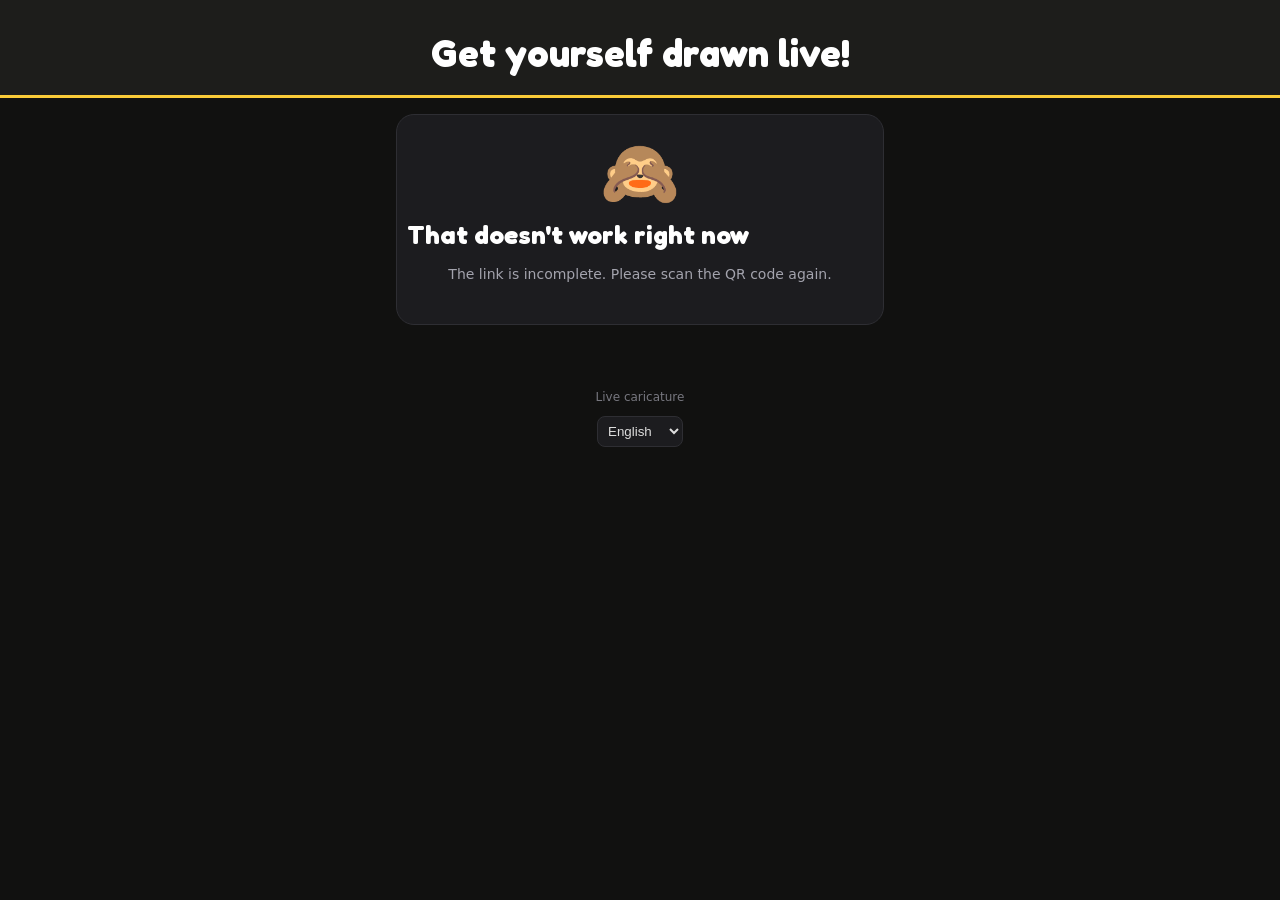
<file: karikatur.html>
<!DOCTYPE html>
<html lang="de">
<head>
<meta charset="utf-8">
<meta name="viewport" content="width=device-width, initial-scale=1">
<meta name="robots" content="noindex, nofollow">
<title>Live-Karikatur</title>
<script>window.I18N_V = '20261022-1';</script>
<script src="i18n.js?v=20261017-2"></script>
<script>// Sprache: vom QR-Code (?l=…), sonst die des Handys
(function () { var q = new URLSearchParams(location.search).get('l'), l = I18N.CODES.indexOf(q) >= 0 ? q : I18N.guess('en');
  window.PM_LANG = l; document.documentElement.lang = l; if (l !== 'de') document.write('<script src="lang/' + l + '.js?v=' + I18N_V + '"><\/script>'); })();</script>
<link rel="stylesheet" href="fonts-fredoka/fredoka.css">
<style>
  :root{--y:#F9CB38;--k:#1D1D1B;--bg:#111110;--card:#1c1c1f;--line:#2e2e33;--muted:#a3a3ad}
  *{box-sizing:border-box}
  html,body{margin:0;background:var(--bg);color:#fff;font:16px/1.45 system-ui,-apple-system,"Segoe UI",Roboto,sans-serif}
  header{padding:22px 16px 16px;text-align:center;border-bottom:3px solid var(--y);background:var(--k)}
  header h1{margin:10px 0 4px;font:700 clamp(26px,7vw,38px)/1.12 Fredoka,system-ui,sans-serif}
  header p{margin:0;color:var(--muted)}
  #logo img{display:inline-block;height:60px;max-width:220px;object-fit:contain;border-radius:12px;background:#fff;padding:6px}
  #logo b{font:600 20px Fredoka,system-ui,sans-serif;color:var(--y);overflow-wrap:anywhere}
  main{max-width:520px;margin:0 auto;padding:16px 16px 40px}
  .card{background:var(--card);border:1px solid var(--line);border-radius:18px;padding:16px;margin:0 0 14px}
  .card h2{margin:0 0 10px;font:600 19px Fredoka,system-ui,sans-serif;display:flex;gap:10px;align-items:center}
  .card h2 .n{display:inline-flex;width:28px;height:28px;border-radius:50%;background:var(--y);color:var(--k);align-items:center;justify-content:center;font-size:16px;flex:none}
  .muted{color:var(--muted);font-size:14px}
  /* Haupt-Knöpfe in der Farbe des Vermieters, wenn er eine hinterlegt hat (ad.js paint) – sonst Gelb wie bisher (Kundenhinweis November 2026) */
  .btn{background:var(--btn,var(--y));color:var(--btnk,var(--k));border:0;border-radius:999px;padding:14px 20px;font:700 17px system-ui,sans-serif;cursor:pointer;width:100%;box-shadow:inset 0 0 0 1px var(--btne,transparent)}
  .btn.ghost{background:#2a2a2e;color:#fff;box-shadow:none}
  .btn:disabled{opacity:.5;cursor:default}
  .two{display:grid;grid-template-columns:1fr 1fr;gap:10px}
  input[type=text],textarea{width:100%;background:#111114;border:1px solid var(--line);color:#fff;border-radius:12px;padding:12px;font:16px system-ui,sans-serif}
  textarea{resize:none;height:84px}
  label.l{display:block;margin:10px 0 6px;font-weight:600}
  .code{font:700 40px Fredoka,system-ui,sans-serif;text-align:center;letter-spacing:.3em;padding:8px}
  .pv{margin-top:12px;border-radius:14px;overflow:hidden;background:#000;display:none}
  .pv img{display:block;width:100%;max-height:420px;object-fit:contain}
  .ok{display:flex;gap:10px;align-items:flex-start;font-size:14px;color:#d8d8de;margin:4px 0 14px}
  .ok input{width:22px;height:22px;flex:none;margin-top:1px}
  .err{color:#ff8a8a;font-weight:600;min-height:1.4em;margin:6px 0}
  .state{text-align:center;padding:26px 10px}
  .state .big{font-size:64px;line-height:1}
  .state h2{font:700 26px Fredoka,system-ui,sans-serif;margin:14px 0 6px}
  .spin{width:46px;height:46px;border-radius:50%;border:5px solid #333;border-top-color:var(--y);animation:sp 1s linear infinite;margin:6px auto}
  @keyframes sp{to{transform:rotate(360deg)}}
  .count{color:var(--muted);text-align:right;font-size:12px}
  a{color:var(--y)}
  footer{text-align:center;color:#77777f;font-size:12px;padding:10px 16px 30px}
  .langSel{margin-top:10px;background:#1c1c1f;color:#ddd;border:1px solid var(--line);border-radius:8px;padding:6px}
  [hidden]{display:none!important}
</style>
</head>
<body>
<div id="pmad"></div>
<header><div id="logo"></div><h1>Lass dich live zeichnen!</h1><p id="sub">Einen Moment bitte …</p></header>
<main id="main">
  <form id="form" hidden>
    <div class="card" id="codeCard"><h2><span class="n">1</span><span>Code vom Bildschirm</span></h2>
      <p class="muted" style="margin:0 0 8px">Die zwei Ziffern stehen auf dem großen Bildschirm neben dem QR-Code.</p>
      <input type="text" id="code" class="code" inputmode="numeric" maxlength="2" autocomplete="off" placeholder="··"></div>
    <div class="card"><h2><span class="n" id="n2">2</span><span>Dein Foto</span></h2>
      <p class="muted" style="margin:0 0 10px">Allein oder in der Gruppe – Gesichter gut sichtbar und hell.</p>
      <div class="two"><button type="button" class="btn" id="cam">📷 Selfie machen</button><button type="button" class="btn ghost" id="pick">🖼 Foto wählen</button></div>
      <input type="file" id="fCam" accept="image/*" capture="user" hidden><input type="file" id="fPick" accept="image/*" hidden>
      <div class="pv" id="pv"><img id="pvImg" alt="Dein Foto"></div></div>
    <div class="card"><h2><span class="n" id="n3">3</span><span>Gruß und Name</span></h2>
      <label class="l" for="msg">Dein Gruß (kommt in die Sprechblase)</label><textarea id="msg" maxlength="80" placeholder="z. B. Alles Liebe euch beiden!"></textarea><div class="count"><span id="cnt">0</span>/80</div>
      <label class="l" for="name">Dein Name (als Unterschrift)</label><input type="text" id="name" maxlength="30" autocomplete="name" placeholder="z. B. Lisa"></div>
    <label class="ok"><input type="checkbox" id="agree"><span>Ich bin einverstanden, dass mein Foto von einer KI zu einer Karikatur gezeichnet und auf dem Bildschirm, im Ausdruck und in der Online-Galerie des Events gezeigt wird. <a id="privLink" target="_blank" rel="noopener" hidden>Datenschutz</a></span></label>
    <div class="err" id="err"></div>
    <button type="submit" class="btn" id="send">✨ Abschicken</button>
  </form>
  <div id="state" class="card state" hidden></div>
</main>
<footer>Live-Karikatur</footer>

<script src="config.js?v=20261018-9"></script>
<script src="icons.js?v=20261017-2"></script>
<script src="ad.js?v=20261125-1"></script>
<script>
(function () {
  'use strict';
  const CFG = window.FOTOBOX_CONFIG || {}, $ = s => document.querySelector(s);
  const T = s => I18N.t(s, PM_LANG);
  I18N.watch(document.body, () => PM_LANG);
  // White Label: kein Photobox-Memories-Logo – oben steht das Logo des Lizenz-Inhabers (sonst sein Firmenname, sonst nichts)
  document.title = T('Live-Karikatur');
  const langSel = () => { const sel = document.createElement('select'); sel.className = 'langSel'; sel.setAttribute('translate', 'no'); sel.setAttribute('aria-label', 'Sprache');
    sel.innerHTML = I18N.LANGS.map(l => `<option value="${l.code}" ${l.code === PM_LANG ? 'selected' : ''}>${l.name}</option>`).join('');
    sel.onchange = () => { const u = new URL(location.href); u.searchParams.set('l', sel.value); location.replace(u.href); };
    document.querySelector('footer').appendChild(document.createElement('br')); document.querySelector('footer').appendChild(sel); };
  langSel();
  const esc = s => String(s ?? '').replace(/[&<>"']/g, c => ({ '&': '&amp;', '<': '&lt;', '>': '&gt;', '"': '&quot;', "'": '&#39;' }[c]));
  const event = new URLSearchParams(location.search).get('e') || '', store = 'pm-cari-' + event;
  const call = async body => {
    const r = await fetch(CFG.supabaseUrl + '/functions/v1/cari', { method: 'POST', body: JSON.stringify(body), headers: { 'Content-Type': 'application/json', apikey: CFG.supabaseAnonKey, Authorization: 'Bearer ' + CFG.supabaseAnonKey } });
    const j = await r.json().catch(() => ({}));
    if (!r.ok) throw Object.assign(new Error(j.error || 'Gerade nicht erreichbar. Bitte noch einmal versuchen.'), { code: !!j.code });
    return j;
  };
  const fail = msg => { $('#sub').textContent = ''; const s = $('#state'); s.hidden = false; s.innerHTML = `<div class="big">🙈</div><h2>Das geht gerade nicht</h2><p class="muted">${esc(msg)}</p>`; };
  let info = null, photo = '';

  // Foto verkleinern (schneller hochgeladen, die KI braucht nicht mehr)
  const shrink = file => new Promise((res, rej) => { const u = URL.createObjectURL(file), img = new Image();
    img.onload = () => { const k = Math.min(1, 1536 / Math.max(img.naturalWidth, img.naturalHeight)), c = document.createElement('canvas'); c.width = Math.round(img.naturalWidth * k); c.height = Math.round(img.naturalHeight * k);
      c.getContext('2d').drawImage(img, 0, 0, c.width, c.height); URL.revokeObjectURL(u); res(c.toDataURL('image/jpeg', .88)); };
    img.onerror = () => { URL.revokeObjectURL(u); rej(new Error('Dieses Foto kann nicht geöffnet werden. Bitte ein anderes wählen.')); }; img.src = u; });
  const takeFile = async e => { const f = e.target.files?.[0]; e.target.value = ''; if (!f) return; $('#err').textContent = '';
    try { photo = await shrink(f); $('#pvImg').src = photo; $('#pv').style.display = 'block'; } catch (er) { $('#err').textContent = T(er.message); } };
  $('#cam').onclick = () => $('#fCam').click(); $('#pick').onclick = () => $('#fPick').click();
  $('#fCam').onchange = takeFile; $('#fPick').onchange = takeFile;
  $('#msg').oninput = () => { $('#cnt').textContent = $('#msg').value.length; };
  $('#code').oninput = () => { $('#code').value = $('#code').value.replace(/\D/g, '').slice(0, 2); };

  $('#form').onsubmit = async e => {
    e.preventDefault(); const err = m => { $('#err').textContent = T(m); };
    if (info.needCode && !/^\d{2}$/.test($('#code').value)) return err('Bitte den zweistelligen Code vom großen Bildschirm eingeben.');
    if (!photo) return err('Bitte zuerst ein Foto machen oder auswählen.');
    if (!$('#agree').checked) return err('Bitte bestätige das Einverständnis.');
    $('#send').disabled = true; $('#send').textContent = T('Wird gesendet …'); err('');
    try {
      const r = await call({ action: 'submit', event, code: $('#code').value, name: $('#name').value, message: $('#msg').value, image: photo, lang: PM_LANG });
      try { localStorage.setItem(store, JSON.stringify({ id: r.id, key: r.key, at: Date.now() })); } catch {}
      watch(r.id, r.key);
    } catch (er) { err(er.message); if (er.code) $('#code').focus(); }
    $('#send').disabled = false; $('#send').textContent = T('✨ Abschicken');
  };

  // Stand der Einsendung, bis das Bild fertig ist
  async function watch(id, key) {
    $('#form').hidden = true; const s = $('#state'); s.hidden = false; $('#sub').textContent = info?.title || '';
    let last = '';
    const again = () => { try { localStorage.removeItem(store); } catch {} location.reload(); };
    const tick = async () => {
      let st; try { st = await call({ action: 'status', id, key }); } catch { setTimeout(tick, 5000); return; }
      const k = st.status + st.position + (st.result || '');
      if (k !== last) {
        last = k;
        const link = st.result ? `galerie.html?f=${encodeURIComponent(st.result)}&l=${PM_LANG}` : '';
        s.innerHTML = st.status === 'review' ? '<div class="spin"></div><h2>Danke!</h2><p class="muted">Dein Foto wird kurz geprüft – gleich geht es los.</p>'
          : st.status === 'new' ? `<div class="big">⏳</div><h2>${st.position > 1 ? esc(T('Du bist Nummer {n} in der Reihe').replace('{n}', st.position)) : esc(T('Du bist als Nächstes dran!'))}</h2><p class="muted">Schau gleich auf den großen Bildschirm.</p>`
          : st.status === 'processing' ? '<div class="big">✏️</div><h2>Jetzt wirst du gezeichnet!</h2><p class="muted">Schau auf den großen Bildschirm – Strich für Strich entsteht deine Karikatur.</p><div class="spin"></div>'
          : st.status === 'done' ? `<div class="big">🎉</div><h2>Fertig!</h2><p class="muted">Deine Karikatur ist da – speichern, teilen, Erinnerung behalten.</p>${link ? `<p><a class="btn" style="display:block;text-decoration:none" href="${esc(link)}">Mein Bild ansehen</a></p>` : ''}<p><button class="btn ghost" id="again">Noch eine Karikatur</button></p>`
          : st.status === 'rejected' ? '<div class="big">🙈</div><h2>Leider nicht möglich</h2><p class="muted">Dieses Foto oder dieser Text kann nicht verwendet werden.</p><p><button class="btn" id="again">Nochmal versuchen</button></p>'
          : '<div class="big">😕</div><h2>Das hat nicht geklappt</h2><p class="muted">Bitte versuch es noch einmal – am besten mit einem anderen Foto.</p><p><button class="btn" id="again">Nochmal versuchen</button></p>';
        const b = $('#again'); if (b) b.onclick = again;
      }
      if (st.status === 'done' || st.status === 'rejected' || st.status === 'failed') return;
      setTimeout(tick, 3000);
    };
    tick();
  }

  (async () => {
    if (!/^[0-9a-f-]{36}$/i.test(event) || !CFG.supabaseUrl) return fail(T('Der Link ist unvollständig. Bitte den QR-Code noch einmal scannen.'));
    try { info = await call({ action: 'info', event }); } catch (er) { return fail(er.message); }
    $('#sub').textContent = info.title || '';
    if (info.owner && window.PM_AD) { try {
      const b = await PM_AD.load(info.owner, CFG);
      const band = PM_AD.has(b); // Werbeband oben zeigt Logo und Namen schon → im Kopf kein zweites Logo
      if (!band && b?.logo) $('#logo').innerHTML = `<img src="${esc(b.logo)}" alt="${esc(b.name)}">`; else if (!band && b?.name) $('#logo').innerHTML = `<b translate="no">${esc(b.name)}</b>`;
      if (b?.name) document.title = T('Live-Karikatur') + ' – ' + b.name;
      if (b?.privacy) { $('#privLink').href = b.privacy; $('#privLink').hidden = false; } // Datenschutzerklärung des Vermieters
      if (band) { PM_AD.addCss(); $('#pmad').innerHTML = PM_AD.html(b); }
      PM_AD.paint?.(b); // Haupt-Knöpfe in der Farbe des Vermieters, Schrift passend hell oder dunkel
    } catch {} }
    let saved = null; try { saved = JSON.parse(localStorage.getItem(store) || 'null'); } catch {}
    if (saved?.id && Date.now() - saved.at < 6 * 3600e3) return watch(saved.id, saved.key);
    if (!info.needCode) { $('#codeCard').hidden = true; $('#n2').textContent = '1'; $('#n3').textContent = '2'; }
    $('#form').hidden = false;
  })();
})();
</script>
</body>
</html>
</file>
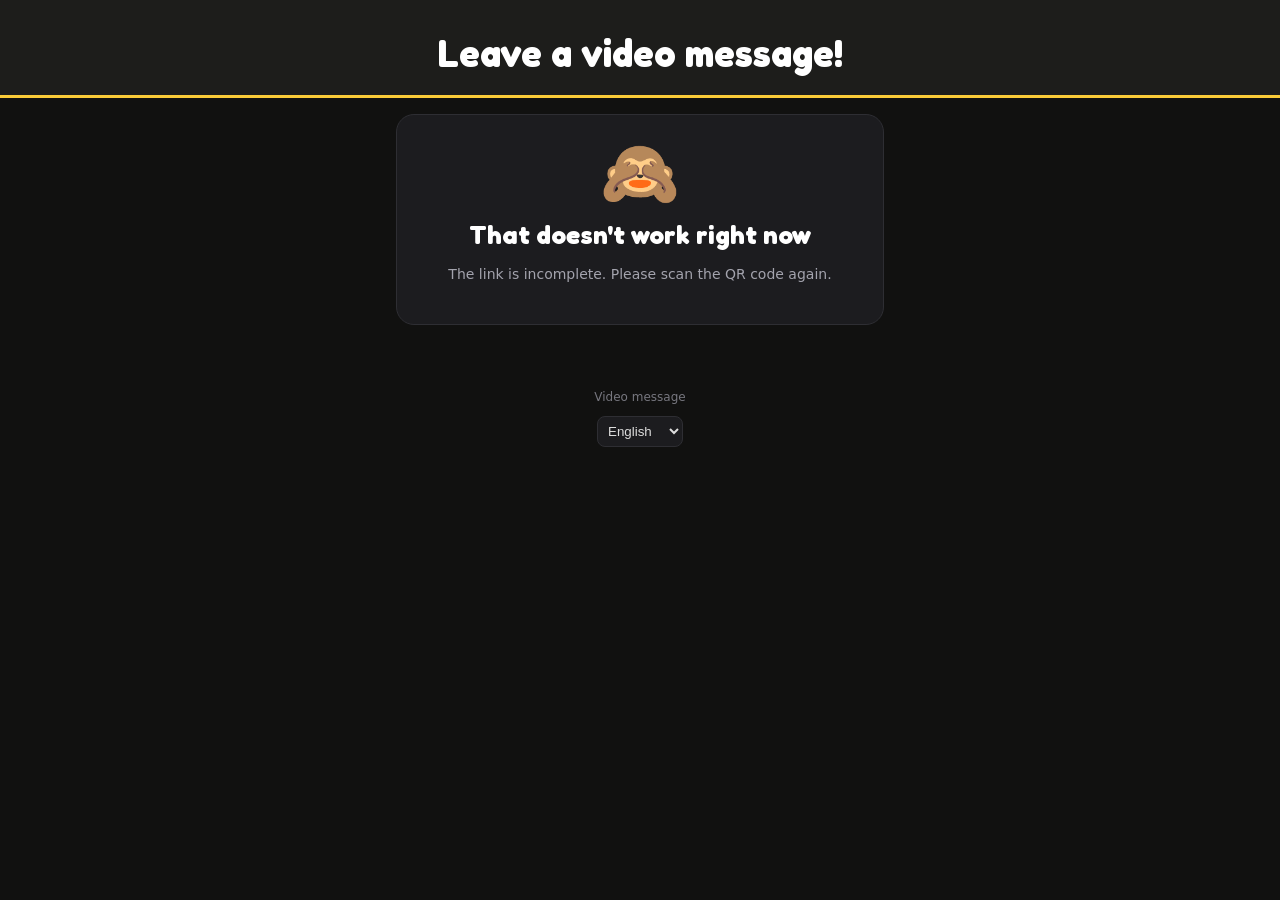
<file: nachricht.html>
<!DOCTYPE html>
<html lang="de">
<head>
<meta charset="utf-8">
<meta name="viewport" content="width=device-width, initial-scale=1, viewport-fit=cover">
<meta name="robots" content="noindex, nofollow">
<title>Videonachricht</title>
<script>window.I18N_V = '20261024-1';</script>
<script src="i18n.js?v=20261017-2"></script>
<script>// Sprache: vom QR-Code (?l=…), sonst die des Handys
(function () { var q = new URLSearchParams(location.search).get('l'), l = I18N.CODES.indexOf(q) >= 0 ? q : I18N.guess('en');
  window.PM_LANG = l; document.documentElement.lang = l; if (l !== 'de') document.write('<script src="lang/' + l + '.js?v=' + I18N_V + '"><\/script>'); })();</script>
<link rel="stylesheet" href="fonts-fredoka/fredoka.css">
<style>
  :root{--y:#F9CB38;--k:#1D1D1B;--bg:#111110;--card:#1c1c1f;--line:#2e2e33;--muted:#a3a3ad}
  *{box-sizing:border-box}
  html,body{margin:0;background:var(--bg);color:#fff;font:16px/1.45 system-ui,-apple-system,"Segoe UI",Roboto,sans-serif}
  header{padding:22px 16px 16px;text-align:center;border-bottom:3px solid var(--y);background:var(--k)}
  header h1{margin:10px 0 4px;font:700 clamp(26px,7vw,38px)/1.12 Fredoka,system-ui,sans-serif}
  header p{margin:0;color:var(--muted)}
  #logo img{display:inline-block;height:60px;max-width:220px;object-fit:contain;border-radius:12px;background:#fff;padding:6px}
  #logo b{font:600 20px Fredoka,system-ui,sans-serif;color:var(--y);overflow-wrap:anywhere}
  main{max-width:520px;margin:0 auto;padding:16px 16px 40px}
  .card{background:var(--card);border:1px solid var(--line);border-radius:18px;padding:16px;margin:0 0 14px}
  .muted{color:var(--muted);font-size:14px}
  /* Haupt-Knöpfe in der Farbe des Vermieters, wenn er eine hinterlegt hat (ad.js paint) – sonst Gelb wie bisher (Kundenhinweis November 2026) */
  .btn{display:block;background:var(--btn,var(--y));color:var(--btnk,var(--k));border:0;border-radius:999px;padding:15px 20px;font:700 17px system-ui,sans-serif;cursor:pointer;width:100%;text-align:center;text-decoration:none;box-shadow:inset 0 0 0 1px var(--btne,transparent)}
  .btn.ghost{background:#2a2a2e;color:#fff;box-shadow:none}
  .btn:disabled{opacity:.5;cursor:default}
  .two{display:grid;grid-template-columns:1fr 1fr;gap:10px}
  input[type=text]{width:100%;background:#111114;border:1px solid var(--line);color:#fff;border-radius:12px;padding:12px;font:16px system-ui,sans-serif}
  label.l{display:block;margin:0 0 6px;font-weight:600}
  .ok{display:flex;gap:10px;align-items:flex-start;font-size:14px;color:#d8d8de;margin:14px 0}
  .ok input{width:22px;height:22px;flex:none;margin-top:1px}
  .err{color:#ff8a8a;font-weight:600;min-height:1.4em;margin:6px 0}
  .intro{display:flex;gap:14px;align-items:center;margin-bottom:14px}
  .intro .ic{flex:none;width:58px;height:58px;border-radius:50%;background:var(--y);color:var(--k);display:flex;align-items:center;justify-content:center;font-size:30px}
  /* Aufnahme */
  .stage{position:relative;border-radius:18px;overflow:hidden;background:#000;aspect-ratio:3/4;margin-bottom:12px}
  .stage video{position:absolute;inset:0;width:100%;height:100%;object-fit:cover}
  .stage video.mirror{transform:scaleX(-1)}
  .stage .cd{position:absolute;inset:0;display:flex;align-items:center;justify-content:center;font:700 120px Fredoka,system-ui,sans-serif;color:#fff;text-shadow:0 4px 30px rgba(0,0,0,.6);pointer-events:none}
  .stage .rec{position:absolute;left:12px;top:12px;display:flex;align-items:center;gap:8px;background:rgba(0,0,0,.55);padding:6px 12px;border-radius:999px;font-weight:700;font-variant-numeric:tabular-nums}
  .stage .rec i{width:12px;height:12px;border-radius:50%;background:#ff3b3b;animation:bl 1s steps(2) infinite}
  @keyframes bl{50%{opacity:.25}}
  .stage .bar{position:absolute;left:0;right:0;bottom:0;height:6px;background:rgba(255,255,255,.2)}
  .stage .bar b{display:block;height:100%;width:0;background:var(--y)}
  .stage .flip{position:absolute;right:12px;top:12px;width:44px;height:44px;border-radius:50%;border:0;background:rgba(0,0,0,.55);color:#fff;font-size:22px;cursor:pointer}
  .recbtn{width:78px;height:78px;border-radius:50%;border:5px solid #fff;background:#ff3b3b;margin:4px auto 10px;display:block;cursor:pointer;box-shadow:0 0 0 4px rgba(255,59,59,.25)}
  .recbtn.stop{background:#fff;border-color:#ff3b3b;border-radius:22px}
  .prog{height:10px;border-radius:99px;background:#2a2a2e;overflow:hidden;margin:12px 0 6px}
  .prog b{display:block;height:100%;width:0;background:linear-gradient(90deg,#d9a400,var(--y));transition:width .2s}
  /* Begrüßungsvideo: startet von selbst bildschirmfüllend, danach kommt die Aufnahme */
  #welcome{position:fixed;inset:0;z-index:50;background:#000}
  .wel{position:absolute;inset:0}
  .wel video{display:block;width:100%;height:100%;object-fit:contain;background:#000}
  .wel .play{position:absolute;inset:0;display:flex;flex-direction:column;align-items:center;justify-content:center;gap:12px;background:rgba(0,0,0,.35);border:0;color:#fff;font:700 18px system-ui,sans-serif;cursor:pointer}
  .welbar{position:absolute;top:0;left:0;right:0;display:flex;justify-content:space-between;gap:10px;padding:max(12px,env(safe-area-inset-top)) 12px 12px}
  .welbar button{border:0;border-radius:999px;padding:10px 16px;font:700 15px system-ui,sans-serif;background:rgba(0,0,0,.55);color:#fff;cursor:pointer}
  .welbar #welSound{background:var(--y);color:var(--k)}
  .welfoot{position:absolute;left:0;right:0;bottom:0;padding:40px 16px max(16px,env(safe-area-inset-bottom));background:linear-gradient(transparent,rgba(0,0,0,.75))}
  .welfoot #welText{color:#fff;margin:0 0 12px}
  .wel .play i{width:84px;height:84px;border-radius:50%;background:var(--y);color:var(--k);display:flex;align-items:center;justify-content:center;font-style:normal;font-size:36px;padding-left:6px;box-shadow:0 6px 24px rgba(0,0,0,.45)}
  #welText{text-align:center;font:600 19px/1.3 Fredoka,system-ui,sans-serif;margin:0 0 14px}
  .linkbtn{display:block;margin:12px auto 0;background:none;border:0;color:var(--y);font:600 15px system-ui,sans-serif;cursor:pointer;text-decoration:underline}
  .state{text-align:center;padding:26px 10px}
  .state .big{font-size:64px;line-height:1}
  .state h2{font:700 26px Fredoka,system-ui,sans-serif;margin:14px 0 6px}
  a{color:var(--y)}
  footer{text-align:center;color:#77777f;font-size:12px;padding:10px 16px 30px}
  .langSel{margin-top:10px;background:#1c1c1f;color:#ddd;border:1px solid var(--line);border-radius:8px;padding:6px}
  [hidden]{display:none!important}
</style>
</head>
<body>
<div id="pmad"></div>
<header><div id="logo"></div><h1>Hinterlass eine Videonachricht!</h1><p id="sub">Einen Moment bitte …</p></header>
<main id="main">
  <!-- 0. Begrüßungsvideo (wenn im Dashboard oder an der Fotobox eingestellt): erst ansehen, dann selbst aufnehmen -->
  <div id="welcome" hidden>
    <div class="wel"><video id="welVid" playsinline preload="auto"></video><button class="play" id="welPlay" type="button" hidden><i>▶</i><span>Video ansehen</span></button></div>
    <div class="welbar"><button type="button" id="welSound" hidden>🔊 Ton an</button><span></span><button type="button" id="welSkip">Überspringen</button></div>
    <div class="welfoot"><p id="welText" hidden></p><button type="button" class="btn" id="welNext">🎥 Weiter zu deiner Videonachricht</button></div>
  </div>
  <!-- 1. Name und Einverständnis -->
  <div id="start" class="card" hidden>
    <div class="intro"><div class="ic">🎥</div><div><b>Bis zu 30 Sekunden</b><div class="muted">Sag etwas Schönes – Glückwünsche, Erinnerungen oder einfach Hallo.</div></div></div>
    <label class="l" for="name">Dein Name (freiwillig)</label><input type="text" id="name" maxlength="30" autocomplete="name" placeholder="z. B. Lisa &amp; Tom">
    <label class="ok"><input type="checkbox" id="agree"><span>Ich bin einverstanden, dass mein Video in der Online-Galerie dieses Events gezeigt wird. <a id="privLink" target="_blank" rel="noopener" hidden>Datenschutz</a></span></label>
    <div class="err" id="err"></div>
    <button type="button" class="btn" id="go">🎥 Kamera starten</button>
    <input type="file" id="fVid" accept="video/*" capture="user" hidden>
    <button type="button" class="linkbtn" id="welAgain" hidden>▶ Begrüßungsvideo noch einmal ansehen</button>
  </div>
  <!-- 2. Aufnehmen -->
  <div id="recCard" hidden>
    <div class="stage"><video id="live" playsinline muted autoplay class="mirror"></video><div class="cd" id="cd"></div>
      <div class="rec" id="recBadge" hidden><i></i><span id="recTime">0:00</span> / 0:30</div><button class="flip" id="flip" type="button" aria-label="Kamera wechseln">🔄</button><div class="bar"><b id="recBar"></b></div></div>
    <button class="recbtn" id="recBtn" type="button" aria-label="Aufnahme starten"></button>
    <p class="muted" id="recHint" style="text-align:center;margin:0">Tippe auf den roten Knopf – nach 3 Sekunden geht es los.</p>
  </div>
  <!-- 3. Ansehen und senden -->
  <div id="revCard" hidden>
    <div class="stage"><video id="rev" playsinline controls></video></div>
    <div class="prog" id="prog" hidden><b id="progBar"></b></div>
    <div class="err" id="err2"></div>
    <div class="two"><button class="btn ghost" id="again" type="button">↺ Nochmal</button><button class="btn" id="send" type="button">✓ Abschicken</button></div>
  </div>
  <div id="state" class="card state" hidden></div>
</main>
<footer>Videonachricht</footer>

<script src="config.js?v=20261018-9"></script>
<script src="icons.js?v=20261017-2"></script>
<script src="ad.js?v=20261125-1"></script>
<script>
(function () {
  'use strict';
  // Videonachricht vom Handy: Der Gast scannt den QR-Code auf dem Startbildschirm der Fotobox, sieht ggf. zuerst das
  // Begrüßungsvideo der Gastgeber, nimmt dann mit der Kamera seines Handys bis zu 30 Sekunden auf und schickt das Video ab (Serverfunktion video-message). Es erscheint in der Galerie
  // des Events. White Label: oben das Logo des Vermieters, sonst sein Firmenname, sonst nichts.
  const CFG = window.FOTOBOX_CONFIG || {}, $ = s => document.querySelector(s);
  const T = s => I18N.t(s, PM_LANG);
  I18N.watch(document.body, () => PM_LANG);
  document.title = T('Videonachricht');
  const langSel = () => { const sel = document.createElement('select'); sel.className = 'langSel'; sel.setAttribute('translate', 'no'); sel.setAttribute('aria-label', 'Sprache');
    sel.innerHTML = I18N.LANGS.map(l => `<option value="${l.code}" ${l.code === PM_LANG ? 'selected' : ''}>${l.name}</option>`).join('');
    sel.onchange = () => { const u = new URL(location.href); u.searchParams.set('l', sel.value); location.replace(u.href); };
    $('footer').appendChild(document.createElement('br')); $('footer').appendChild(sel); };
  langSel();
  const esc = s => String(s ?? '').replace(/[&<>"']/g, c => ({ '&': '&amp;', '<': '&lt;', '>': '&gt;', '"': '&quot;', "'": '&#39;' }[c]));
  const event = new URLSearchParams(location.search).get('e') || '';
  const call = async body => {
    const r = await fetch(CFG.supabaseUrl + '/functions/v1/video-message', { method: 'POST', body: JSON.stringify({ event, ...body }), headers: { 'Content-Type': 'application/json', apikey: CFG.supabaseAnonKey, Authorization: 'Bearer ' + CFG.supabaseAnonKey } });
    const j = await r.json().catch(() => ({}));
    if (!r.ok) throw new Error(j.error || 'Gerade nicht erreichbar. Bitte noch einmal versuchen.');
    return j;
  };
  const show = id => { ['#welcome', '#start', '#recCard', '#revCard', '#state'].forEach(s => { $(s).hidden = s !== id; }); if (id !== '#welcome') $('#welVid').pause(); };
  const fail = msg => { $('#sub').textContent = ''; show('#state'); $('#state').innerHTML = `<div class="big">🙈</div><h2>Das geht gerade nicht</h2><p class="muted">${esc(msg)}</p>`; };
  let info = null, SECS = 30, stream = null, rec = null, chunks = [], blob = null, facing = 'user', timer = 0, t0 = 0, cdT = 0;

  // Aufnahmeformat: MP4 (H.264) läuft überall – Safari und neue Chrome-Versionen können es; sonst WebM
  const MIME = ['video/mp4;codecs=avc1.42E01E,mp4a.40.2', 'video/mp4;codecs=avc1,mp4a.40.2', 'video/mp4', 'video/webm;codecs=vp9,opus', 'video/webm;codecs=vp8,opus', 'video/webm']
    .find(m => window.MediaRecorder && MediaRecorder.isTypeSupported?.(m));
  const canRecord = !!(navigator.mediaDevices?.getUserMedia && window.MediaRecorder && MIME);
  const fmt = s => '0:' + String(Math.min(SECS, Math.floor(s))).padStart(2, '0');
  const stopStream = () => { stream?.getTracks().forEach(t => t.stop()); stream = null; };

  async function openCamera() {
    stopStream();
    stream = await navigator.mediaDevices.getUserMedia({ video: { facingMode: facing, width: { ideal: 1280 }, height: { ideal: 720 } }, audio: { echoCancellation: true, noiseSuppression: true } });
    const v = $('#live'); v.srcObject = stream; v.classList.toggle('mirror', facing === 'user'); await v.play().catch(() => {});
  }
  $('#go').onclick = async () => {
    $('#err').textContent = '';
    if (!$('#agree').checked) { $('#err').textContent = T('Bitte bestätige das Einverständnis.'); return; }
    if (!canRecord) return $('#fVid').click(); // ältere Handys: die Kamera-App des Handys nimmt auf
    try { await openCamera(); show('#recCard'); resetRec(); }
    catch { $('#err').textContent = T('Bitte erlaube den Zugriff auf Kamera und Mikrofon – oder nimm mit der Kamera-App auf.'); $('#go').textContent = T('🎥 Mit der Kamera-App aufnehmen'); $('#go').onclick = () => $('#agree').checked ? $('#fVid').click() : ($('#err').textContent = T('Bitte bestätige das Einverständnis.')); }
  };
  $('#flip').onclick = async () => { if (rec) return; facing = facing === 'user' ? 'environment' : 'user'; try { await openCamera(); } catch {} };
  function resetRec() { clearInterval(timer); clearTimeout(cdT); rec = null; $('#cd').textContent = ''; $('#recBadge').hidden = true; $('#recBar').style.width = '0'; $('#recBtn').classList.remove('stop'); $('#recHint').hidden = false; $('#flip').hidden = false; }
  $('#recBtn').onclick = () => {
    if (rec) return rec.state === 'recording' && rec.stop();
    if (cdT) return;
    let n = 3; $('#cd').textContent = n; $('#recHint').hidden = true; $('#flip').hidden = true;
    const step = () => { n--; if (n > 0) { $('#cd').textContent = n; cdT = setTimeout(step, 1000); } else { $('#cd').textContent = ''; cdT = 0; startRec(); } };
    cdT = setTimeout(step, 1000);
  };
  function startRec() {
    chunks = []; rec = new MediaRecorder(stream, { mimeType: MIME, videoBitsPerSecond: 2500000, audioBitsPerSecond: 128000 });
    rec.ondataavailable = e => e.data.size && chunks.push(e.data);
    rec.onstop = () => { clearInterval(timer); blob = new Blob(chunks, { type: MIME.split(';')[0] }); stopStream(); review(); };
    rec.start(1000); t0 = Date.now(); $('#recBadge').hidden = false; $('#recBtn').classList.add('stop'); $('#recBtn').setAttribute('aria-label', T('Aufnahme beenden'));
    timer = setInterval(() => { const s = (Date.now() - t0) / 1000; $('#recTime').textContent = fmt(s); $('#recBar').style.width = Math.min(100, s / SECS * 100) + '%'; if (s >= SECS && rec.state === 'recording') rec.stop(); }, 200);
  }
  function review() {
    rec = null; const v = $('#rev'); v.src = URL.createObjectURL(blob); v.currentTime = 0;
    $('#err2').textContent = ''; $('#prog').hidden = true; $('#send').disabled = false; $('#again').disabled = false; show('#revCard');
  }
  // Kamera-App des Handys (wenn die Seite selbst nicht aufnehmen kann)
  $('#fVid').onchange = async e => {
    const f = e.target.files?.[0]; e.target.value = ''; if (!f) return;
    if (!/^video\/(mp4|quicktime|webm)$/.test(f.type)) { $('#err').textContent = T('Dieses Videoformat geht leider nicht.'); return; }
    const secs = await new Promise(r => { const v = document.createElement('video'); v.preload = 'metadata'; v.onloadedmetadata = () => r(v.duration); v.onerror = () => r(0); v.src = URL.createObjectURL(f); });
    if (secs > SECS + 1.5) { $('#err').textContent = T('Das Video ist länger als 30 Sekunden. Bitte kürzer aufnehmen.'); return; }
    blob = f; review();
  };
  $('#again').onclick = async () => { blob = null; if (!canRecord) { show('#start'); return $('#fVid').click(); } try { await openCamera(); show('#recCard'); resetRec(); } catch { show('#start'); } };

  // Vorschaubild für die Galerie: ein Bild nach einer halben Sekunde
  const thumbOf = () => new Promise(res => {
    const v = document.createElement('video'); v.muted = true; v.playsInline = true; v.preload = 'auto'; v.src = URL.createObjectURL(blob);
    const done = b => { URL.revokeObjectURL(v.src); res(b); };
    v.onloadeddata = () => { v.currentTime = Math.min(.5, (v.duration || 1) / 2); };
    v.onseeked = () => { try { const k = Math.min(1, 640 / Math.max(v.videoWidth, v.videoHeight)), c = document.createElement('canvas'); c.width = Math.round(v.videoWidth * k); c.height = Math.round(v.videoHeight * k);
      c.getContext('2d').drawImage(v, 0, 0, c.width, c.height); c.toBlob(b => done(b), 'image/jpeg', .82); } catch { done(null); } };
    v.onerror = () => done(null); setTimeout(() => done(null), 6000);
  });
  const put = (url, body, type, onProgress) => new Promise((res, rej) => {
    const x = new XMLHttpRequest(); x.open('PUT', url); x.setRequestHeader('Content-Type', type);
    x.upload.onprogress = e => e.lengthComputable && onProgress?.(e.loaded / e.total);
    x.onload = () => x.status >= 200 && x.status < 300 ? res() : rej(new Error('upload ' + x.status)); x.onerror = () => rej(new Error('Netz')); x.send(body);
  });
  $('#send').onclick = async () => {
    if (!blob) return;
    $('#send').disabled = true; $('#again').disabled = true; $('#err2').textContent = ''; $('#prog').hidden = false; $('#progBar').style.width = '2%';
    try {
      const type = (blob.type || 'video/mp4').split(';')[0];
      const up = await call({ action: 'put', type, size: blob.size });
      await put(up.url, blob, type, p => { $('#progBar').style.width = Math.max(2, p * 92) + '%'; });
      const th = await thumbOf(); if (th) await put(up.thumb, th, 'image/jpeg').catch(() => {});
      $('#progBar').style.width = '96%';
      await call({ action: 'done', path: up.path, ticket: up.ticket, name: $('#name').value });
      $('#progBar').style.width = '100%';
      show('#state'); $('#state').innerHTML = `<div class="big">💛</div><h2>Danke!</h2><p class="muted">Deine Videonachricht ist angekommen.</p><p><button class="btn ghost" id="more" type="button">🎥 Noch eine Nachricht</button></p>`;
      $('#more').onclick = () => { blob = null; $('#go').disabled = false; show('#start'); };
    } catch (er) { $('#err2').textContent = /^upload|^Netz/.test(er.message) ? T('Das Senden hat nicht geklappt. Bitte prüfe die Internetverbindung und versuch es noch einmal.') : er.message; $('#send').disabled = false; $('#again').disabled = false; $('#prog').hidden = true; }
  };

  // Begrüßungsvideo: startet von selbst bildschirmfüllend – mit Ton, wenn der Browser es erlaubt, sonst stumm mit „Ton an“
  // (Handys spielen Ton erst nach einem Antippen). Geht auch stumm nicht (z. B. iPhone im Stromsparmodus), erscheint ▶.
  // Am Ende, mit „Überspringen“ oder „Weiter“ kommt das Fenster für die eigene Aufnahme.
  function welcome(url, text) {
    const v = $('#welVid'), toStart = () => { v.pause(); show('#start'); scrollTo(0, 0); };
    v.src = url + '#t=0.1'; // zeigt auf dem iPhone gleich das erste Bild statt Schwarz
    if (text) { $('#welText').textContent = text; $('#welText').hidden = false; }
    const go = async (fromStart, tapped) => {
      if (fromStart) v.currentTime = 0;
      $('#welPlay').hidden = true;
      v.muted = false;
      try { await v.play(); $('#welSound').hidden = true; return; } catch {}
      if (tapped) return; // trotz Antippen nicht abspielbar – v.onerror führt zur Aufnahme
      v.muted = true; // ohne Antippen nur stumm
      try { await v.play(); $('#welSound').hidden = false; } catch { $('#welPlay').hidden = false; }
    };
    $('#welSound').onclick = () => { v.muted = false; $('#welSound').hidden = true; v.play().catch(() => {}); };
    $('#welPlay').onclick = () => go(false, true);
    v.onended = toStart;
    v.onerror = () => { $('#welAgain').hidden = true; if (!$('#welcome').hidden) toStart(); }; // lässt sich nicht abspielen: gleich zur Aufnahme
    $('#welNext').onclick = $('#welSkip').onclick = toStart;
    $('#welAgain').hidden = false;
    $('#welAgain').onclick = () => { show('#welcome'); go(true, true); };
    show('#welcome'); go(false, false);
  }

  (async () => {
    if (!/^[0-9a-f-]{36}$/i.test(event) || !CFG.supabaseUrl) return fail(T('Der Link ist unvollständig. Bitte den QR-Code noch einmal scannen.'));
    try { info = await call({ action: 'info' }); } catch (er) { return fail(er.message); }
    SECS = info.secs || 30; $('#sub').textContent = info.title || '';
    if (info.owner && window.PM_AD) { try {
      const b = await PM_AD.load(info.owner, CFG), band = PM_AD.has(b); // Werbeband oben zeigt Logo und Namen schon → im Kopf kein zweites Logo
      if (!band && b?.logo) $('#logo').innerHTML = `<img src="${esc(b.logo)}" alt="${esc(b.name)}">`; else if (!band && b?.name) $('#logo').innerHTML = `<b translate="no">${esc(b.name)}</b>`;
      if (b?.name) document.title = T('Videonachricht') + ' – ' + b.name;
      if (b?.privacy) { $('#privLink').href = b.privacy; $('#privLink').hidden = false; } // Datenschutzerklärung des Vermieters
      if (band) { PM_AD.addCss(); $('#pmad').innerHTML = PM_AD.html(b); }
      PM_AD.paint?.(b); // Haupt-Knöpfe in der Farbe des Vermieters, Schrift passend hell oder dunkel
    } catch {} }
    if (info.welcome) welcome(info.welcome, info.welcomeText || ''); else show('#start');
  })();
})();
</script>
</body>
</html>
</file>
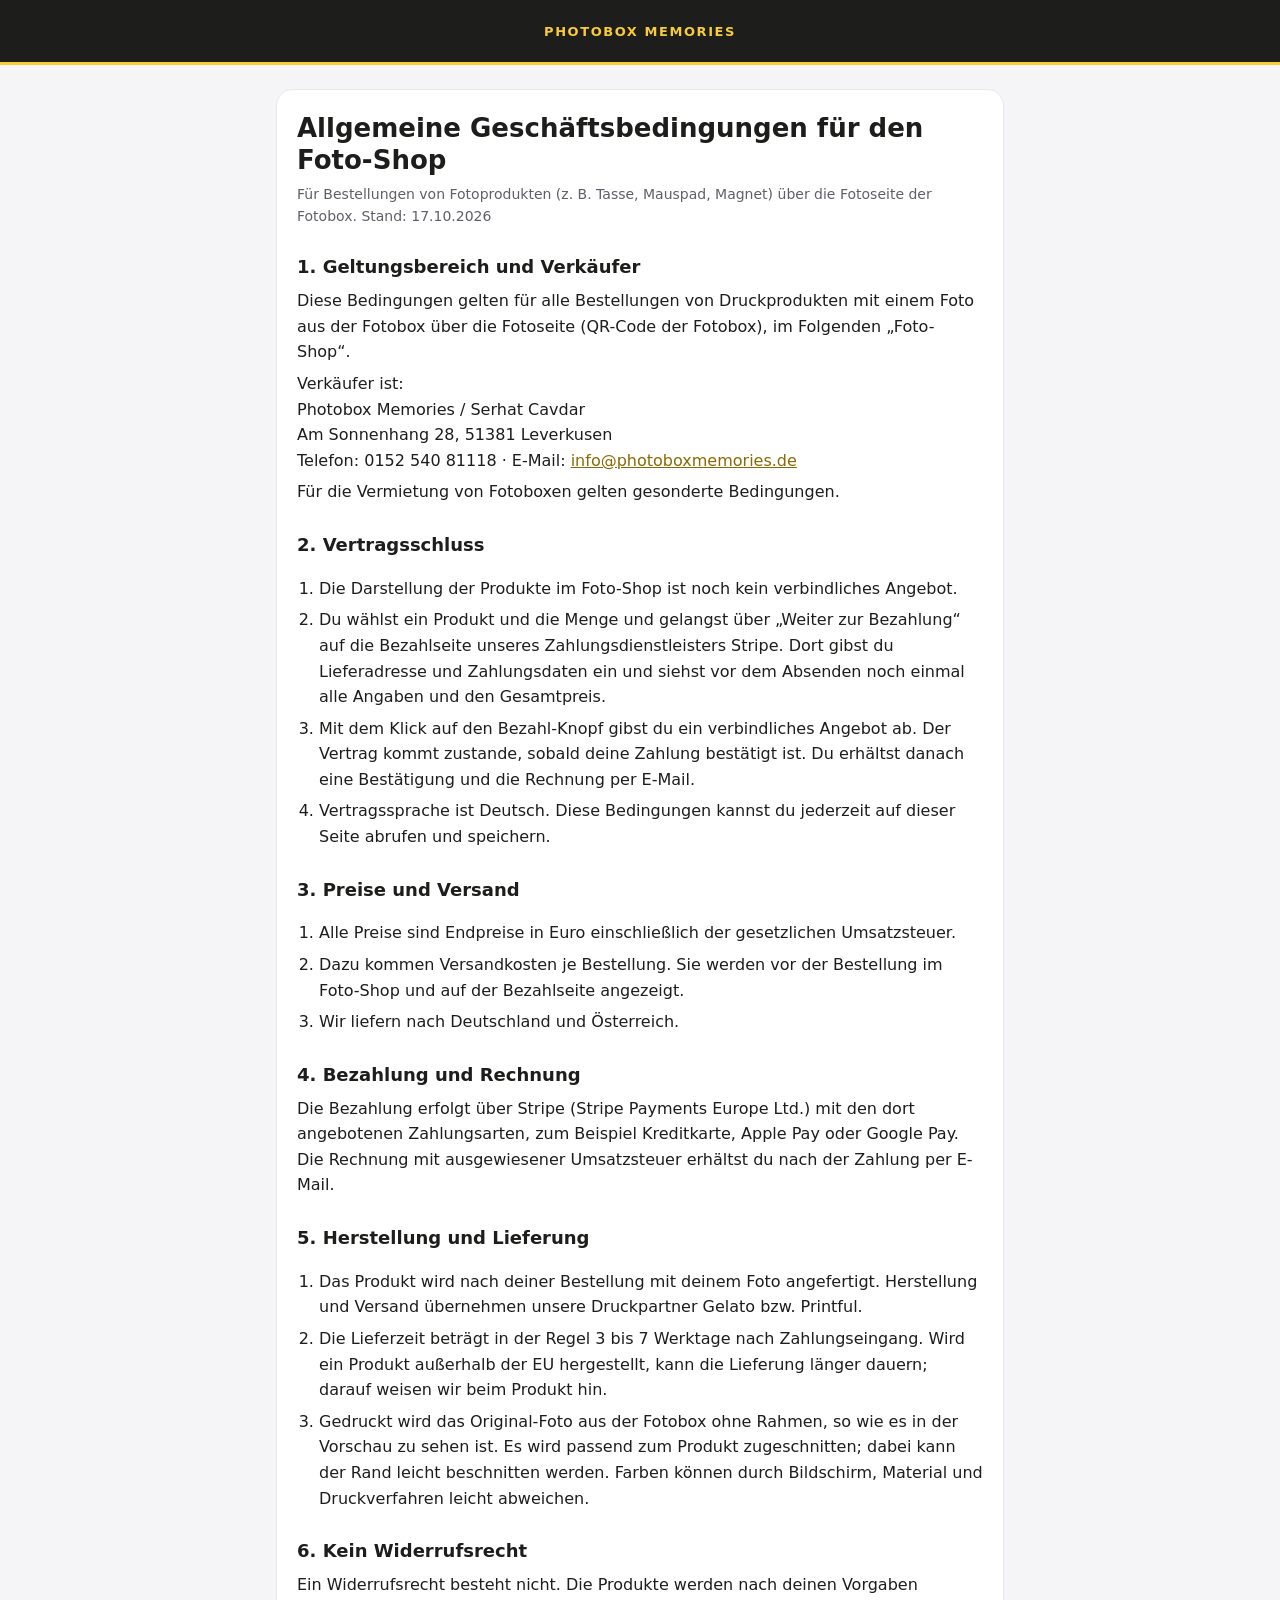
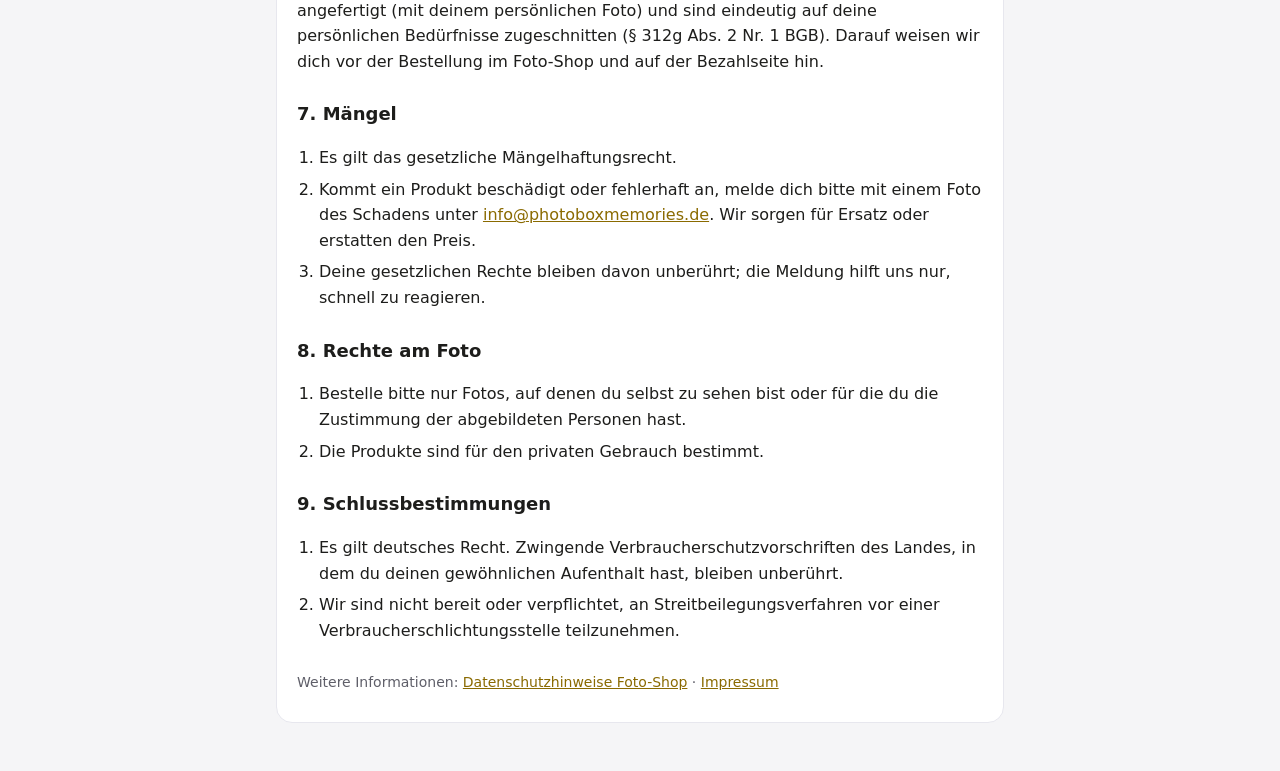
<file: shop-agb.html>
<!DOCTYPE html>
<html lang="de">
<head>
<meta charset="utf-8">
<meta name="viewport" content="width=device-width, initial-scale=1">
<title>AGB Foto-Shop – Photobox Memories</title>
<style>
  :root{--y:#F9CB38;--k:#1D1D1B;--muted:#5f5f69;--line:#e7e7ee}
  *{box-sizing:border-box}
  body{margin:0;background:#f5f5f7;color:var(--k);font:16px/1.6 system-ui,-apple-system,"Segoe UI",Roboto,sans-serif}
  header{background:var(--k);border-bottom:3px solid var(--y);color:#fff;padding:18px 16px;text-align:center}
  header b{color:var(--y);letter-spacing:.12em;text-transform:uppercase;font-size:13px}
  main{max-width:760px;margin:0 auto;padding:24px 16px 48px}
  .card{background:#fff;border:1px solid var(--line);border-radius:16px;padding:22px 20px}
  h1{font-size:26px;line-height:1.25;margin:0 0 6px}
  h2{font-size:18px;margin:26px 0 6px}
  p,li{margin:6px 0}
  ol,ul{padding-left:22px}
  .muted{color:var(--muted);font-size:14px}
  a{color:#8a6a00}
</style>
</head>
<body>
<header><b>Photobox Memories</b></header>
<main><div class="card" translate="no">
<h1>Allgemeine Geschäftsbedingungen für den Foto-Shop</h1>
<p class="muted">Für Bestellungen von Fotoprodukten (z. B. Tasse, Mauspad, Magnet) über die Fotoseite der Fotobox. Stand: 17.10.2026</p>

<h2>1. Geltungsbereich und Verkäufer</h2>
<p>Diese Bedingungen gelten für alle Bestellungen von Druckprodukten mit einem Foto aus der Fotobox über die Fotoseite (QR-Code der Fotobox), im Folgenden „Foto-Shop“.</p>
<p>Verkäufer ist:<br>Photobox Memories / Serhat Cavdar<br>Am Sonnenhang 28, 51381 Leverkusen<br>Telefon: 0152 540 81118 · E-Mail: <a href="mailto:info@photoboxmemories.de">info@photoboxmemories.de</a></p>
<p>Für die Vermietung von Fotoboxen gelten gesonderte Bedingungen.</p>

<h2>2. Vertragsschluss</h2>
<ol>
  <li>Die Darstellung der Produkte im Foto-Shop ist noch kein verbindliches Angebot.</li>
  <li>Du wählst ein Produkt und die Menge und gelangst über „Weiter zur Bezahlung“ auf die Bezahlseite unseres Zahlungsdienstleisters Stripe. Dort gibst du Lieferadresse und Zahlungsdaten ein und siehst vor dem Absenden noch einmal alle Angaben und den Gesamtpreis.</li>
  <li>Mit dem Klick auf den Bezahl-Knopf gibst du ein verbindliches Angebot ab. Der Vertrag kommt zustande, sobald deine Zahlung bestätigt ist. Du erhältst danach eine Bestätigung und die Rechnung per E-Mail.</li>
  <li>Vertragssprache ist Deutsch. Diese Bedingungen kannst du jederzeit auf dieser Seite abrufen und speichern.</li>
</ol>

<h2>3. Preise und Versand</h2>
<ol>
  <li>Alle Preise sind Endpreise in Euro einschließlich der gesetzlichen Umsatzsteuer.</li>
  <li>Dazu kommen Versandkosten je Bestellung. Sie werden vor der Bestellung im Foto-Shop und auf der Bezahlseite angezeigt.</li>
  <li>Wir liefern nach Deutschland und Österreich.</li>
</ol>

<h2>4. Bezahlung und Rechnung</h2>
<p>Die Bezahlung erfolgt über Stripe (Stripe Payments Europe Ltd.) mit den dort angebotenen Zahlungsarten, zum Beispiel Kreditkarte, Apple Pay oder Google Pay. Die Rechnung mit ausgewiesener Umsatzsteuer erhältst du nach der Zahlung per E-Mail.</p>

<h2>5. Herstellung und Lieferung</h2>
<ol>
  <li>Das Produkt wird nach deiner Bestellung mit deinem Foto angefertigt. Herstellung und Versand übernehmen unsere Druckpartner Gelato bzw. Printful.</li>
  <li>Die Lieferzeit beträgt in der Regel 3 bis 7 Werktage nach Zahlungseingang. Wird ein Produkt außerhalb der EU hergestellt, kann die Lieferung länger dauern; darauf weisen wir beim Produkt hin.</li>
  <li>Gedruckt wird das Original-Foto aus der Fotobox ohne Rahmen, so wie es in der Vorschau zu sehen ist. Es wird passend zum Produkt zugeschnitten; dabei kann der Rand leicht beschnitten werden. Farben können durch Bildschirm, Material und Druckverfahren leicht abweichen.</li>
</ol>

<h2>6. Kein Widerrufsrecht</h2>
<p>Ein Widerrufsrecht besteht nicht. Die Produkte werden nach deinen Vorgaben angefertigt (mit deinem persönlichen Foto) und sind eindeutig auf deine persönlichen Bedürfnisse zugeschnitten (§ 312g Abs. 2 Nr. 1 BGB). Darauf weisen wir dich vor der Bestellung im Foto-Shop und auf der Bezahlseite hin.</p>

<h2>7. Mängel</h2>
<ol>
  <li>Es gilt das gesetzliche Mängelhaftungsrecht.</li>
  <li>Kommt ein Produkt beschädigt oder fehlerhaft an, melde dich bitte mit einem Foto des Schadens unter <a href="mailto:info@photoboxmemories.de">info@photoboxmemories.de</a>. Wir sorgen für Ersatz oder erstatten den Preis.</li>
  <li>Deine gesetzlichen Rechte bleiben davon unberührt; die Meldung hilft uns nur, schnell zu reagieren.</li>
</ol>

<h2>8. Rechte am Foto</h2>
<ol>
  <li>Bestelle bitte nur Fotos, auf denen du selbst zu sehen bist oder für die du die Zustimmung der abgebildeten Personen hast.</li>
  <li>Die Produkte sind für den privaten Gebrauch bestimmt.</li>
</ol>

<h2>9. Schlussbestimmungen</h2>
<ol>
  <li>Es gilt deutsches Recht. Zwingende Verbraucherschutzvorschriften des Landes, in dem du deinen gewöhnlichen Aufenthalt hast, bleiben unberührt.</li>
  <li>Wir sind nicht bereit oder verpflichtet, an Streitbeilegungsverfahren vor einer Verbraucherschlichtungsstelle teilzunehmen.</li>
</ol>

<p class="muted" style="margin-top:28px">Weitere Informationen: <a href="shop-datenschutz.html">Datenschutzhinweise Foto-Shop</a> · <a href="https://photobox-memories.de/impressum" target="_blank" rel="noopener">Impressum</a></p>
</div></main>
</body>
</html>
</file>
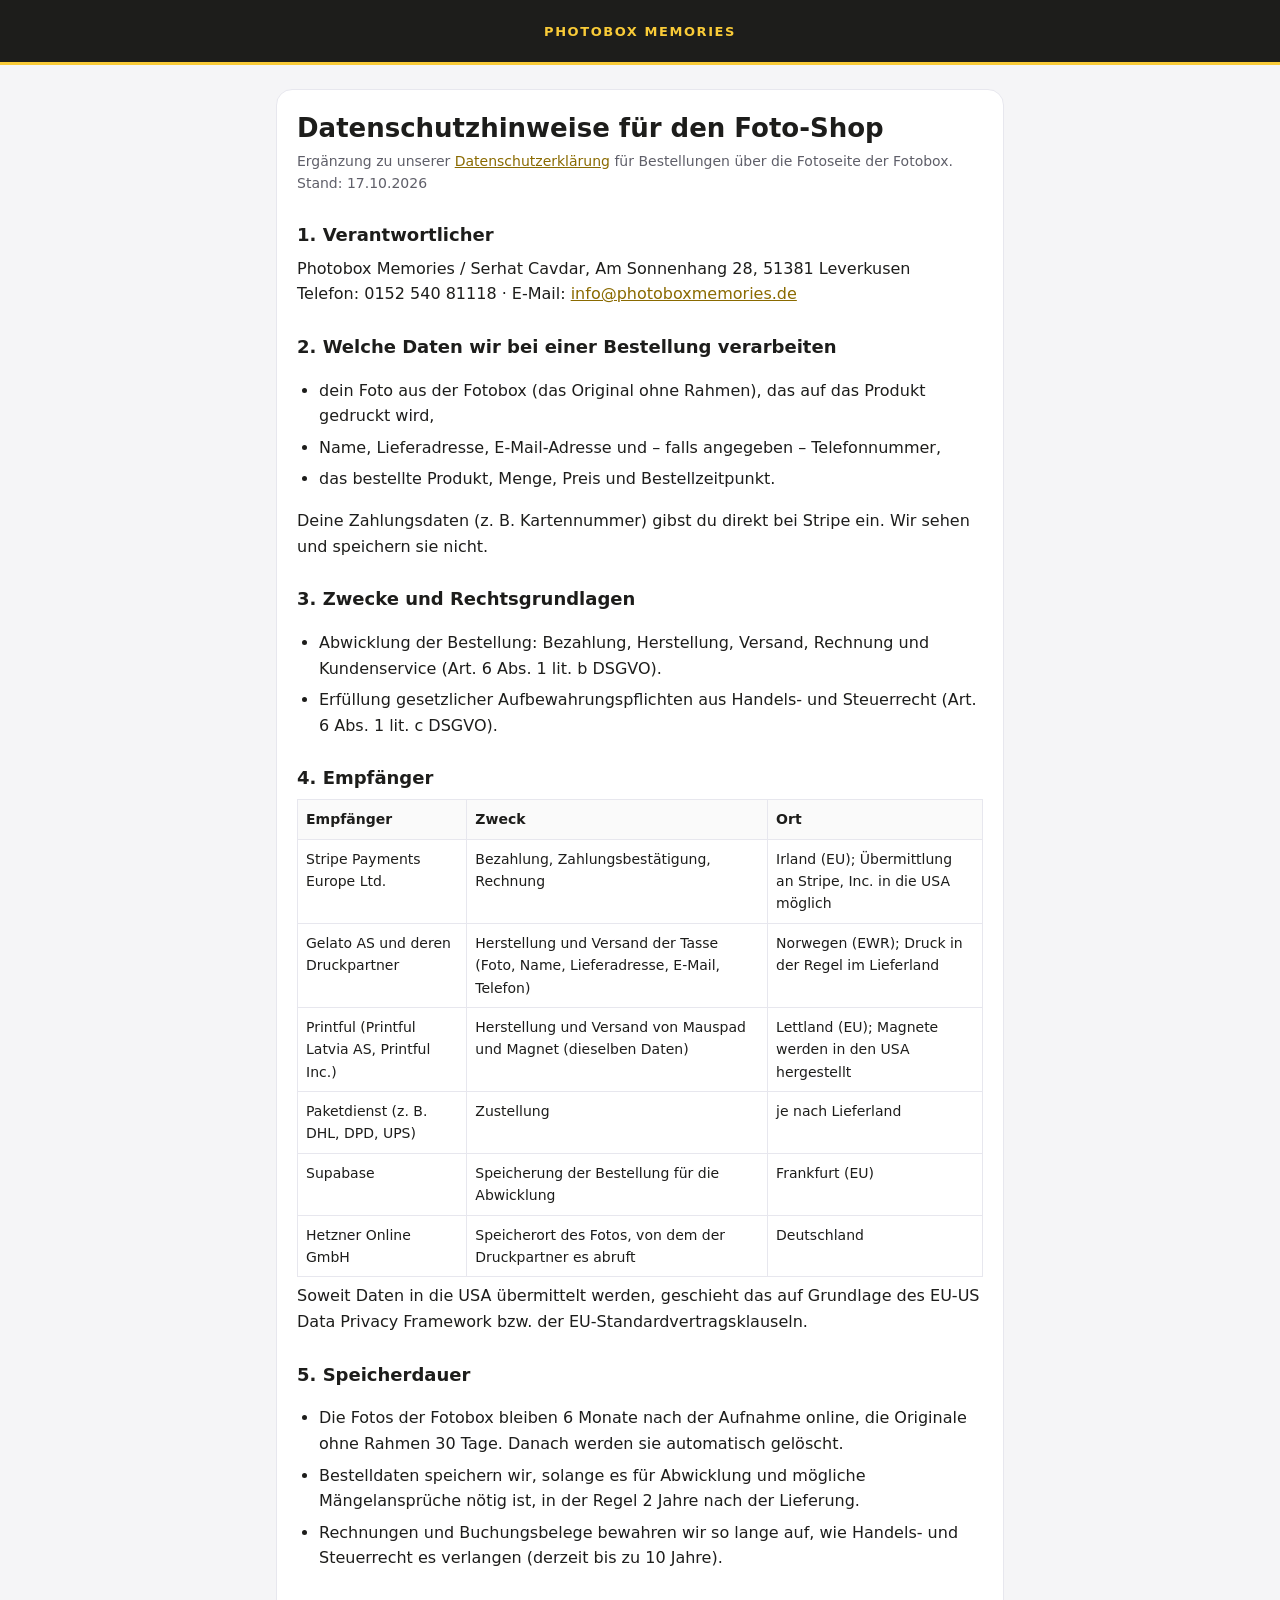
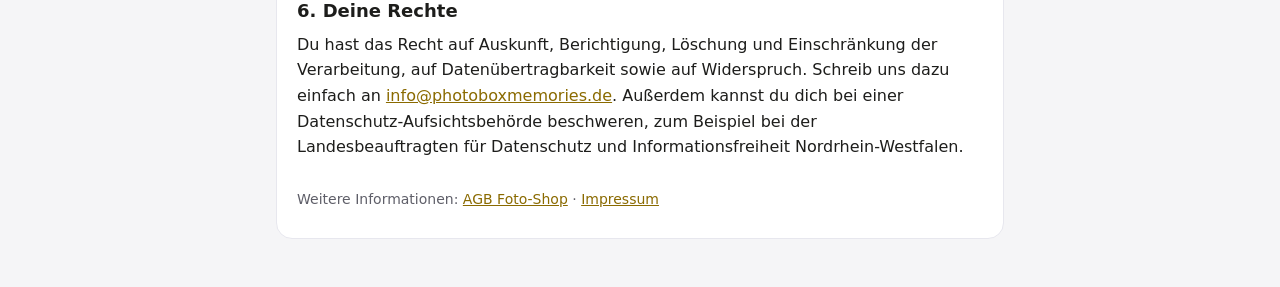
<file: shop-datenschutz.html>
<!DOCTYPE html>
<html lang="de">
<head>
<meta charset="utf-8">
<meta name="viewport" content="width=device-width, initial-scale=1">
<title>Datenschutz Foto-Shop – Photobox Memories</title>
<style>
  :root{--y:#F9CB38;--k:#1D1D1B;--muted:#5f5f69;--line:#e7e7ee}
  *{box-sizing:border-box}
  body{margin:0;background:#f5f5f7;color:var(--k);font:16px/1.6 system-ui,-apple-system,"Segoe UI",Roboto,sans-serif}
  header{background:var(--k);border-bottom:3px solid var(--y);color:#fff;padding:18px 16px;text-align:center}
  header b{color:var(--y);letter-spacing:.12em;text-transform:uppercase;font-size:13px}
  main{max-width:760px;margin:0 auto;padding:24px 16px 48px}
  .card{background:#fff;border:1px solid var(--line);border-radius:16px;padding:22px 20px}
  h1{font-size:26px;line-height:1.25;margin:0 0 6px}
  h2{font-size:18px;margin:26px 0 6px}
  p,li{margin:6px 0}
  ul{padding-left:22px}
  .muted{color:var(--muted);font-size:14px}
  a{color:#8a6a00}
  .tbl{overflow-x:auto}
  table{border-collapse:collapse;width:100%;font-size:14px;min-width:520px}
  th,td{border:1px solid var(--line);padding:8px;text-align:left;vertical-align:top}
  th{background:#fafafa}
</style>
</head>
<body>
<header><b>Photobox Memories</b></header>
<main><div class="card" translate="no">
<h1>Datenschutzhinweise für den Foto-Shop</h1>
<p class="muted">Ergänzung zu unserer <a href="https://photobox-memories.de/datenschutz" target="_blank" rel="noopener">Datenschutzerklärung</a> für Bestellungen über die Fotoseite der Fotobox. Stand: 17.10.2026</p>

<h2>1. Verantwortlicher</h2>
<p>Photobox Memories / Serhat Cavdar, Am Sonnenhang 28, 51381 Leverkusen<br>Telefon: 0152 540 81118 · E-Mail: <a href="mailto:info@photoboxmemories.de">info@photoboxmemories.de</a></p>

<h2>2. Welche Daten wir bei einer Bestellung verarbeiten</h2>
<ul>
  <li>dein Foto aus der Fotobox (das Original ohne Rahmen), das auf das Produkt gedruckt wird,</li>
  <li>Name, Lieferadresse, E-Mail-Adresse und – falls angegeben – Telefonnummer,</li>
  <li>das bestellte Produkt, Menge, Preis und Bestellzeitpunkt.</li>
</ul>
<p>Deine Zahlungsdaten (z. B. Kartennummer) gibst du direkt bei Stripe ein. Wir sehen und speichern sie nicht.</p>

<h2>3. Zwecke und Rechtsgrundlagen</h2>
<ul>
  <li>Abwicklung der Bestellung: Bezahlung, Herstellung, Versand, Rechnung und Kundenservice (Art. 6 Abs. 1 lit. b DSGVO).</li>
  <li>Erfüllung gesetzlicher Aufbewahrungspflichten aus Handels- und Steuerrecht (Art. 6 Abs. 1 lit. c DSGVO).</li>
</ul>

<h2>4. Empfänger</h2>
<div class="tbl"><table>
  <thead><tr><th>Empfänger</th><th>Zweck</th><th>Ort</th></tr></thead>
  <tbody>
    <tr><td>Stripe Payments Europe Ltd.</td><td>Bezahlung, Zahlungsbestätigung, Rechnung</td><td>Irland (EU); Übermittlung an Stripe, Inc. in die USA möglich</td></tr>
    <tr><td>Gelato AS und deren Druckpartner</td><td>Herstellung und Versand der Tasse (Foto, Name, Lieferadresse, E-Mail, Telefon)</td><td>Norwegen (EWR); Druck in der Regel im Lieferland</td></tr>
    <tr><td>Printful (Printful Latvia AS, Printful Inc.)</td><td>Herstellung und Versand von Mauspad und Magnet (dieselben Daten)</td><td>Lettland (EU); Magnete werden in den USA hergestellt</td></tr>
    <tr><td>Paketdienst (z. B. DHL, DPD, UPS)</td><td>Zustellung</td><td>je nach Lieferland</td></tr>
    <tr><td>Supabase</td><td>Speicherung der Bestellung für die Abwicklung</td><td>Frankfurt (EU)</td></tr>
    <tr><td>Hetzner Online GmbH</td><td>Speicherort des Fotos, von dem der Druckpartner es abruft</td><td>Deutschland</td></tr>
  </tbody>
</table></div>
<p>Soweit Daten in die USA übermittelt werden, geschieht das auf Grundlage des EU-US Data Privacy Framework bzw. der EU-Standardvertragsklauseln.</p>

<h2>5. Speicherdauer</h2>
<ul>
  <li>Die Fotos der Fotobox bleiben 6 Monate nach der Aufnahme online, die Originale ohne Rahmen 30 Tage. Danach werden sie automatisch gelöscht.</li>
  <li>Bestelldaten speichern wir, solange es für Abwicklung und mögliche Mängelansprüche nötig ist, in der Regel 2 Jahre nach der Lieferung.</li>
  <li>Rechnungen und Buchungsbelege bewahren wir so lange auf, wie Handels- und Steuerrecht es verlangen (derzeit bis zu 10 Jahre).</li>
</ul>

<h2>6. Deine Rechte</h2>
<p>Du hast das Recht auf Auskunft, Berichtigung, Löschung und Einschränkung der Verarbeitung, auf Datenübertragbarkeit sowie auf Widerspruch. Schreib uns dazu einfach an <a href="mailto:info@photoboxmemories.de">info@photoboxmemories.de</a>. Außerdem kannst du dich bei einer Datenschutz-Aufsichtsbehörde beschweren, zum Beispiel bei der Landesbeauftragten für Datenschutz und Informationsfreiheit Nordrhein-Westfalen.</p>

<p class="muted" style="margin-top:28px">Weitere Informationen: <a href="shop-agb.html">AGB Foto-Shop</a> · <a href="https://photobox-memories.de/impressum" target="_blank" rel="noopener">Impressum</a></p>
</div></main>
</body>
</html>
</file>
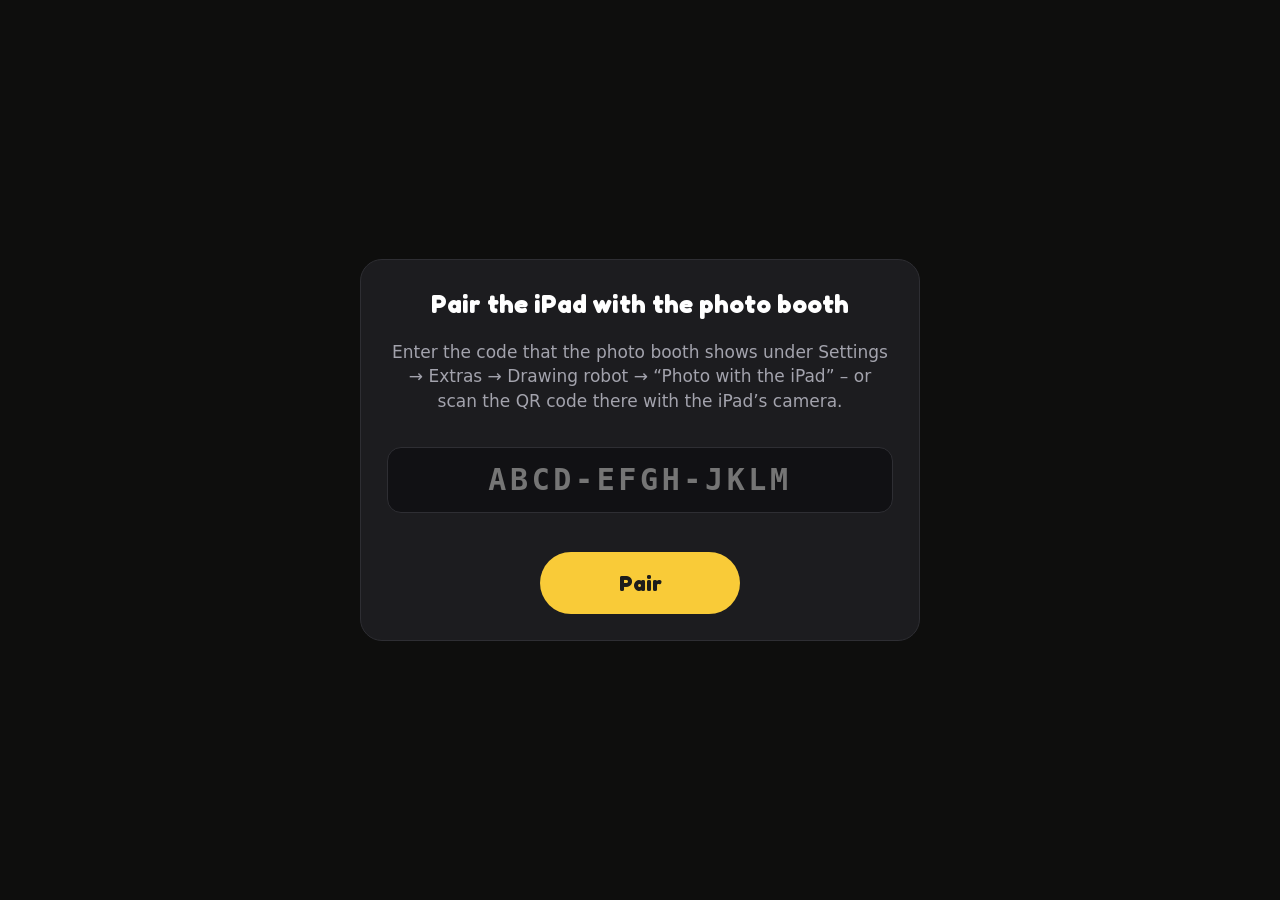
<file: zeichnen.html>
<!DOCTYPE html>
<html lang="de">
<head>
<meta charset="utf-8">
<meta name="viewport" content="width=device-width, initial-scale=1, viewport-fit=cover, user-scalable=no">
<meta name="robots" content="noindex, nofollow">
<meta name="apple-mobile-web-app-capable" content="yes">
<meta name="mobile-web-app-capable" content="yes">
<meta name="apple-mobile-web-app-status-bar-style" content="black-translucent">
<meta name="apple-mobile-web-app-title" content="Zeichnung">
<meta name="theme-color" content="#0e0e0d">
<title>Zeichnung</title>
<script>window.I18N_V = '20261116-3';</script>
<script src="i18n.js?v=20261021-4"></script>
<script>// Sprache: ?l=… (von der Fotobox), sonst gemerkt, sonst die des iPads
(function () { var q = new URLSearchParams(location.search).get('l'), m = ''; try { m = localStorage.getItem('pm_draw_lang') || ''; } catch (e) {}
  var l = I18N.CODES.indexOf(m) >= 0 ? m : I18N.CODES.indexOf(q) >= 0 ? q : I18N.guess('de');
  window.PM_LANG = l; document.documentElement.lang = l; if (l !== 'de') document.write('<script src="lang/' + l + '.js?v=' + I18N_V + '"><\/script>'); })();</script>
<link rel="stylesheet" href="fonts-fredoka/fredoka.css">
<style>
  :root{--y:#F9CB38;--k:#1D1D1B;--bg:#0e0e0d;--card:#1c1c1f;--line:#2e2e33;--muted:#a3a3ad}
  *{box-sizing:border-box;-webkit-tap-highlight-color:transparent}
  html,body{margin:0;height:100%;background:var(--bg);color:#fff;font:17px/1.45 system-ui,-apple-system,"Segoe UI",Roboto,sans-serif;overflow:hidden;-webkit-user-select:none;user-select:none;-webkit-touch-callout:none}
  h1,h2{font-family:Fredoka,system-ui,sans-serif;font-weight:700;margin:0}
  .scr{position:fixed;inset:0;display:none;flex-direction:column;align-items:center;justify-content:center;padding:max(16px,env(safe-area-inset-top)) max(16px,env(safe-area-inset-right)) max(16px,env(safe-area-inset-bottom)) max(16px,env(safe-area-inset-left))}
  .scr.on{display:flex}
  .btn{display:inline-flex;align-items:center;justify-content:center;gap:.4em;background:var(--y);color:var(--k);border:0;border-radius:999px;padding:18px 34px;font:700 22px Fredoka,system-ui,sans-serif;cursor:pointer;min-width:200px}
  .btn.ghost{background:#2a2a2e;color:#fff}
  .btn:disabled{opacity:.5}
  .muted{color:var(--muted)}
  /* Kamera */
  #cam{padding:0;background:#000}
  #live,#still{position:absolute;inset:0;width:100%;height:100%;object-fit:cover;background:#000}
  #live.mirror{transform:scaleX(-1)}
  .top{position:absolute;left:0;right:0;top:0;display:flex;align-items:flex-start;justify-content:space-between;gap:12px;padding:max(14px,env(safe-area-inset-top)) 16px 30px;background:linear-gradient(rgba(0,0,0,.6),transparent);z-index:2}
  .top h1{font-size:clamp(24px,4vw,40px);text-shadow:0 2px 10px rgba(0,0,0,.5)}
  .pill{display:inline-flex;align-items:center;gap:8px;margin-top:8px;background:rgba(0,0,0,.55);border-radius:999px;padding:6px 14px;font-weight:600;font-size:15px}
  .pill i{width:10px;height:10px;border-radius:50%;background:#3ad16f;flex:none}
  .pill.busy i{background:var(--y)}.pill.off i{background:#ff5b5b}
  .tools{display:flex;gap:10px}
  .ib{width:52px;height:52px;border-radius:50%;border:0;background:rgba(0,0,0,.55);color:#fff;font-size:24px;cursor:pointer}
  .langSel{height:52px;border-radius:26px;border:0;background:rgba(0,0,0,.55);color:#fff;padding:0 14px;font:600 16px system-ui,sans-serif}
  .bottom{position:absolute;left:0;right:0;bottom:0;display:flex;flex-direction:column;align-items:center;gap:10px;padding:40px 16px max(22px,env(safe-area-inset-bottom));background:linear-gradient(transparent,rgba(0,0,0,.65));z-index:2}
  .shutter{width:120px;height:120px;border-radius:50%;border:8px solid #fff;background:var(--y);cursor:pointer;box-shadow:0 0 0 6px rgba(249,203,56,.35),0 8px 30px rgba(0,0,0,.5);font-size:44px;display:flex;align-items:center;justify-content:center}
  .shutter:active{transform:scale(.95)}
  .shutter:disabled{opacity:.45}
  .hint{font-weight:600;text-shadow:0 2px 8px rgba(0,0,0,.6);text-align:center}
  .why{max-width:min(70vw,620px);margin-top:8px;background:rgba(0,0,0,.55);border-radius:14px;padding:8px 14px;font-size:15px;font-weight:600}
  .small{font-size:13px;color:#cfcfd6;text-shadow:0 1px 6px rgba(0,0,0,.6);text-align:center}
  .row2{display:flex;gap:16px;flex-wrap:wrap;justify-content:center}
  #cd{position:absolute;inset:0;display:flex;align-items:center;justify-content:center;font:700 min(40vw,320px) Fredoka,system-ui,sans-serif;color:#fff;text-shadow:0 6px 40px rgba(0,0,0,.6);pointer-events:none;z-index:3}
  #flash{position:absolute;inset:0;background:#fff;opacity:0;pointer-events:none;z-index:4;transition:opacity .35s}
  #flash.on{opacity:1;transition:none}
  #camErr{position:absolute;inset:0;display:flex;flex-direction:column;align-items:center;justify-content:center;gap:18px;text-align:center;padding:30px;z-index:3;background:#111}
  /* Themen */
  #themes{justify-content:flex-start;overflow-y:auto;-webkit-overflow-scrolling:touch}
  #themes h2{font-size:clamp(26px,4vw,42px);margin:14px 0 4px;text-align:center}
  .grid{display:grid;grid-template-columns:repeat(auto-fit,minmax(160px,210px));justify-content:center;gap:16px;width:100%;max-width:1100px;margin:18px 0 24px}
  .tile{border:0;border-radius:20px;aspect-ratio:3/4;display:flex;flex-direction:column;align-items:center;justify-content:center;gap:10px;color:#fff;text-shadow:0 2px 8px rgba(0,0,0,.55);font:700 20px Fredoka,system-ui,sans-serif;cursor:pointer;padding:10px;box-shadow:0 6px 18px rgba(0,0,0,.35)}
  .tile .e{font-size:58px;line-height:1}
  .tile.pic{background:#fff;color:#1D1D1B;text-shadow:none;justify-content:flex-end;gap:6px;padding:8px;font-size:17px}.tile.pic img{width:100%;flex:1;min-height:0;object-fit:contain;border-radius:12px}
  /* Status */
  #wait{gap:18px;text-align:center}
  #wait .big{font-size:92px;line-height:1}
  #wait h2{font-size:clamp(28px,4.5vw,48px);max-width:900px}
  #wait p{margin:0;max-width:700px;color:#d8d8de;font-size:20px}
  #wPhoto{width:min(36vw,260px);aspect-ratio:3/4;object-fit:cover;border-radius:18px;box-shadow:0 8px 30px rgba(0,0,0,.5)}
  .bar{width:min(80vw,560px);height:14px;border-radius:99px;background:#2a2a2e;overflow:hidden}
  .bar b{display:block;height:100%;width:0;background:linear-gradient(90deg,#d9a400,var(--y));transition:width .6s}
  /* Kopplung */
  #setup{gap:16px;text-align:center}
  #setup .card{background:var(--card);border:1px solid var(--line);border-radius:22px;padding:26px;max-width:560px;width:100%}
  #setup input{width:100%;font:700 30px/1.2 ui-monospace,Menlo,monospace;letter-spacing:.12em;text-align:center;text-transform:uppercase;background:#111114;color:#fff;border:1px solid var(--line);border-radius:14px;padding:14px;margin:16px 0;-webkit-user-select:text;user-select:text}
  .err{color:#ff8a8a;font-weight:600;min-height:1.4em}
  [hidden]{display:none!important}
</style>
</head>
<body>
<!-- Kopplung: Code der Fotobox (Einstellungen → Extras → Zeichenroboter → Foto mit dem iPad) -->
<section class="scr" id="setup">
  <div class="card">
    <h2>iPad mit der Fotobox koppeln</h2>
    <p class="muted">Gib den Code ein, den die Fotobox unter Einstellungen → Extras → Zeichenroboter → „Foto mit dem iPad“ zeigt – oder scanne dort den QR-Code mit der Kamera des iPads.</p>
    <input id="codeIn" maxlength="16" autocomplete="off" autocapitalize="characters" spellcheck="false" placeholder="ABCD-EFGH-JKLM" aria-label="Code">
    <div class="err" id="setupErr"></div>
    <button class="btn" id="codeGo" type="button">Koppeln</button>
  </div>
</section>

<!-- Kamera: Livebild, Auslöser, Countdown, danach Vorschau -->
<section class="scr" id="cam">
  <video id="live" playsinline muted autoplay class="mirror"></video>
  <img id="still" alt="" hidden>
  <div class="top">
    <div><h1 id="title">Lass dich vom Roboter zeichnen!</h1><div class="pill" id="pill"><i></i><span id="pillT">Einen Moment …</span></div><div class="why" id="pillWhy" hidden></div></div>
    <div class="tools"><select class="langSel" id="langSel" aria-label="Sprache" translate="no"></select><button class="ib" id="flip" type="button" aria-label="Kamera wechseln">🔄</button></div>
  </div>
  <div id="cd"></div><div id="flash"></div>
  <div class="bottom" id="shootBar">
    <button class="shutter" id="shoot" type="button" aria-label="Foto machen">📸</button>
    <div class="hint" id="shootHint">Tippe auf den Auslöser – nach 3 Sekunden wird das Foto gemacht.</div>
    <div class="small">Dein Foto wird nur für diese Zeichnung verwendet.</div>
  </div>
  <div class="bottom" id="revBar" hidden>
    <div class="hint">Gefällt dir das Foto?</div>
    <div class="row2"><button class="btn ghost" id="again" type="button">↺ Nochmal</button><button class="btn" id="ok" type="button">✓ Zeichnen lassen</button></div>
  </div>
  <div id="camErr" hidden><div style="font-size:64px">📷</div><h2 id="camErrT">Die Kamera ist nicht freigegeben.</h2>
    <p class="muted" id="camErrH">Bitte erlaube den Zugriff auf die Kamera: in Safari auf „aA“ → Website-Einstellungen → Kamera → Erlauben.</p>
    <button class="btn" id="camRetry" type="button">Erneut versuchen</button></div>
</section>

<!-- Thema wählen (wie an der Fotobox) -->
<section class="scr" id="themes">
  <h2 id="thTitle">Wähle ein Thema</h2>
  <div class="muted">Tippe auf das Thema, das dir gefällt</div>
  <div class="grid" id="grid"></div>
  <button class="btn ghost" id="thBack" type="button">← Zurück</button>
</section>

<!-- Warteschlange / wird gezeichnet / fertig -->
<section class="scr" id="wait">
  <img id="wPhoto" alt="">
  <div class="big" id="wIcon">🤖</div>
  <h2 id="wTitle"></h2>
  <p id="wText"></p>
  <div class="bar" id="wBar" hidden><b id="wProg"></b></div>
  <button class="btn" id="next" type="button">📸 Nächstes Foto</button>
</section>

<script src="config.js?v=20261025-3"></script>
<script>
(function () {
  'use strict';
  // Zeichenroboter – Foto mit dem iPad des Vermieters (13.11.2026). Das iPad steht neben dem Arm; die Seite ist mit der Fotobox gekoppelt
  // (Code im QR-Code, #c=…). Ablauf: Auslöser → Countdown → Vorschau (nochmal/ok) → ggf. Thema → Foto an den Server (pad_robot_send) →
  // die Fotobox holt es ab, zeichnet und meldet den Fortschritt (pad_robot_state). Danach ist das iPad wieder bereit. Keine Werbung, kein Logo.
  const $ = s => document.querySelector(s), CFG = window.FOTOBOX_CONFIG || {};
  const T = s => I18N.t(s, PM_LANG);
  I18N.watch(document.body, () => PM_LANG);
  const store = { get: k => { try { return localStorage.getItem(k); } catch (e) { return null; } }, set: (k, v) => { try { v == null ? localStorage.removeItem(k) : localStorage.setItem(k, v); } catch (e) {} } };
  const sleep = ms => new Promise(r => setTimeout(r, ms));
  const clean = c => String(c || '').toUpperCase().replace(/[^A-Z0-9]/g, '');
  const timeout = ms => (window.AbortSignal && AbortSignal.timeout ? AbortSignal.timeout(ms) : undefined);
  async function rpc(fn, body) {
    const r = await fetch(CFG.supabaseUrl + '/rest/v1/rpc/' + fn, { method: 'POST', body: JSON.stringify(body), signal: timeout(45000),
      headers: { 'Content-Type': 'application/json', apikey: CFG.supabaseAnonKey, Authorization: 'Bearer ' + CFG.supabaseAnonKey } });
    if (!r.ok) throw new Error('net ' + r.status);
    return r.json();
  }

  // ---------- Bildschirme ----------
  let scr = '';
  function show(id) { scr = id; document.querySelectorAll('.scr').forEach(s => s.classList.toggle('on', s.id === id)); idle(); }
  let idleT = 0; // Vorschau/Themen ohne Antwort: nach einer Minute zurück zur Kamera
  function idle() { clearTimeout(idleT); if (scr === 'themes' || (scr === 'cam' && !$('#revBar').hidden)) idleT = setTimeout(toCam, 60000); }

  // ---------- Kopplung ----------
  let code = clean((location.hash.match(/[#&]c=([A-Za-z0-9-]+)/) || [])[1]) || clean(store.get('pm_draw_code'));
  function keepHash() { // Adresse mit Code, damit „Zum Home-Bildschirm“ ihn mitnimmt (der Home-Bildschirm hat einen eigenen Speicher)
    const h = code ? '#c=' + code : '';
    if (location.hash !== h) history.replaceState(null, '', location.pathname + location.search + h);
  }
  function setCode(c) { code = c; store.set('pm_draw_code', c || null); keepHash(); }
  $('#codeIn').addEventListener('input', e => { const v = clean(e.target.value).slice(0, 12); e.target.value = v.replace(/(.{4})(?=.)/g, '$1-'); });
  $('#codeGo').onclick = async () => {
    const c = clean($('#codeIn').value); $('#setupErr').textContent = '';
    if (c.length !== 12) { $('#setupErr').textContent = T('Der Code hat 12 Zeichen.'); return; }
    $('#codeGo').disabled = true;
    try { const r = await rpc('pad_robot_state', { p_code: c }); if (!r || !r.ok) throw new Error('code'); setCode(c); state = r; await start(); }
    catch (e) { $('#setupErr').textContent = e.message === 'code' ? T('Diesen Code kennt die Fotobox nicht. Bitte noch einmal prüfen.') : T('Keine Internetverbindung. Bitte prüfen und noch einmal versuchen.'); }
    $('#codeGo').disabled = false;
  };
  function toSetup(msg) { setCode(''); stopCam(); show('setup'); $('#setupErr').textContent = msg || ''; }
  // neuer QR-Code gescannt, während die Seite offen ist (nur das # ändert sich, die Seite lädt nicht neu)
  window.addEventListener('hashchange', () => { const c = clean((location.hash.match(/[#&]c=([A-Za-z0-9-]+)/) || [])[1]); if (c.length === 12 && c !== code) { setCode(c); state = null; shot = null; start(); } });

  // ---------- Sprache ----------
  { const sel = $('#langSel'); sel.innerHTML = I18N.LANGS.map(l => `<option value="${l.code}" ${l.code === PM_LANG ? 'selected' : ''}>${l.flag || ''} ${l.name}</option>`).join('');
    sel.onchange = () => { store.set('pm_draw_lang', sel.value); location.reload(); }; }

  // ---------- Kamera ----------
  let stream = null, facing = store.get('pm_draw_facing') === 'environment' ? 'environment' : 'user';
  function stopCam() { if (stream) stream.getTracks().forEach(t => t.stop()); stream = null; }
  async function startCam() {
    $('#camErr').hidden = true;
    if (!window.isSecureContext || !navigator.mediaDevices || !navigator.mediaDevices.getUserMedia) { camErr(T('Diese Seite braucht eine sichere Verbindung (https) und Safari.'), ''); return false; }
    if (stream && stream.getVideoTracks().some(t => t.readyState === 'live')) return true;
    stopCam();
    try {
      stream = await navigator.mediaDevices.getUserMedia({ audio: false, video: { facingMode: facing, width: { ideal: 1920 }, height: { ideal: 1440 } } });
      const v = $('#live'); v.srcObject = stream; v.classList.toggle('mirror', facing === 'user'); await Promise.race([v.play().catch(() => {}), sleep(3000)]); // play() kann im Hintergrund ewig warten
      return true;
    } catch (e) { camErr(T('Die Kamera ist nicht freigegeben.'), T('Bitte erlaube den Zugriff auf die Kamera: in Safari auf „aA“ → Website-Einstellungen → Kamera → Erlauben.')); return false; }
  }
  function camErr(t, h) { $('#camErrT').textContent = t; $('#camErrH').textContent = h; $('#camErr').hidden = false; }
  $('#camRetry').onclick = () => startCam();
  $('#flip').onclick = async () => { facing = facing === 'user' ? 'environment' : 'user'; store.set('pm_draw_facing', facing); stopCam(); await startCam(); };
  document.addEventListener('visibilitychange', () => { if (document.visibilityState === 'visible') { wake(); if (scr === 'cam') startCam(); poll(); } });
  // Bildschirm bleibt an (Safari 16.4+), solange die Seite offen ist
  let lock = null;
  async function wake() { try { if (navigator.wakeLock && (!lock || lock.released)) lock = await navigator.wakeLock.request('screen'); } catch (e) {} }
  document.addEventListener('pointerdown', wake);

  // Foto aus dem Livebild: höchstens 1600 px, wie es auf dem Bildschirm zu sehen war (Frontkamera gespiegelt)
  function grab() {
    const v = $('#live'), w = v.videoWidth, h = v.videoHeight; if (!w || !h) return null;
    const k = Math.min(1, 1600 / Math.max(w, h)), c = document.createElement('canvas'); c.width = Math.round(w * k); c.height = Math.round(h * k);
    const x = c.getContext('2d'); if (facing === 'user') { x.translate(c.width, 0); x.scale(-1, 1); }
    x.drawImage(v, 0, 0, c.width, c.height); return c.toDataURL('image/jpeg', .86);
  }

  // ---------- Zustand der Fotobox ----------
  let state = null, shot = null, photo = '';
  const WHY = { 'Ereignis nicht gestartet': 'Für das Team: An der Fotobox das Ereignis starten (Startbildschirm des Ereignisses) – dann ist der Roboter bereit.',
    'kein Ereignis gewählt': 'Für das Team: An der Fotobox ein Ereignis wählen und starten.',
    'Zeichnung für Gäste ist aus': 'Für das Team: Im Ereignis ist der Zeichenroboter aus: Dashboard → Ereignis → Zeichenroboter → „Zeichenroboter aktivieren“ einschalten.',
    'Arm nicht bereit': 'Für das Team: Der Arm antwortet nicht – an der Fotobox prüfen, ob er eingeschaltet und per USB angeschlossen ist.' };
  function pill() {
    const p = $('#pill'), s = state || {}, i = s.info || {}, n = +s.waiting || 0; let cls = '', t;
    if (!state) t = T('Verbindet …');
    else if (!s.online) { cls = 'off'; t = T('Die Fotobox ist nicht erreichbar.'); }
    else if (i.state === 'off') { cls = 'off'; t = T('Der Zeichenroboter ist gerade nicht bereit.'); }
    else if (i.state === 'sheet') { cls = 'busy'; t = T('Gleich geht es weiter – es wird ein neues Blatt eingelegt.'); }
    else if (s.drawing || i.state === 'busy' || n) { cls = 'busy'; t = n ? T(`Der Roboter zeichnet gerade – ${n} warten`) : T('Der Roboter zeichnet gerade'); }
    else t = T('Bereit');
    p.className = 'pill ' + cls; $('#pillT').textContent = t;
    // Warum nicht bereit (Betreiber 16.11.2026: „am iPad steht nur ‚gerade nicht bereit‘“): Die Fotobox schickt den Grund mit (padState in index.html)
    const why = state && s.online && i.state === 'off' ? WHY[i.why] || '' : '';
    $('#pillWhy').hidden = !why; $('#pillWhy').textContent = why ? T(why) : '';
    $('#title').textContent = T('Lass dich vom Roboter zeichnen!');
    $('#shoot').disabled = !!state && (!s.online || n >= 6);
  }
  let pollT = 0, polling = false;
  async function poll() {
    clearTimeout(pollT); if (!code) return;
    if (!polling) {
      polling = true;
      try {
        const r = await rpc('pad_robot_state', { p_code: code, p_shot: shot ? shot.id : null });
        if (r && r.ok === false && r.error === 'code') { polling = false; toSetup(T('Die Kopplung wurde an der Fotobox aufgehoben. Bitte den neuen QR-Code scannen.')); return; }
        if (r && r.ok) { state = r; if (shot && r.shot) shot = { ...shot, ...r.shot }; }
      } catch (e) { state = state ? { ...state, online: false } : { online: false }; }
      polling = false;
      pill(); if (scr === 'wait') showWait();
    }
    pollT = setTimeout(poll, scr === 'wait' ? 2000 : 5000);
  }

  // ---------- Auslösen ----------
  let counting = false;
  $('#shoot').onclick = async () => {
    if (counting || $('#shoot').disabled) return;
    if (!await startCam()) return;
    counting = true; $('#shootBar').hidden = true;
    for (const n of [3, 2, 1]) { $('#cd').textContent = n; await sleep(1000); }
    $('#cd').textContent = ''; const f = $('#flash'); f.classList.add('on');
    photo = grab(); await sleep(60); f.classList.remove('on'); counting = false;
    if (!photo) { $('#shootBar').hidden = false; return; }
    $('#still').src = photo; $('#still').hidden = false; $('#revBar').hidden = false; idle();
  };
  function toCam() {
    clearTimeout(idleT); $('#still').hidden = true; $('#revBar').hidden = true; $('#shootBar').hidden = false; photo = '';
    show('cam'); startCam(); pill();
  }
  $('#again').onclick = toCam;
  $('#ok').onclick = () => {
    const i = (state && state.info) || {};
    if (i.pick && (i.themes || []).length > 1) return showThemes(i);
    send(null);
  };
  function showThemes(i) {
    $('#thTitle').textContent = i.header ? i.header : T('Wähle ein Thema');
    const esc = s => String(s).replace(/[&<>"']/g, c => ({ '&': '&amp;', '<': '&lt;', '>': '&gt;', '"': '&quot;', "'": '&#39;' }[c]));
    $('#grid').innerHTML = i.themes.map((t, k) => { const bg = String(t.bg || '').split(',').filter(c => /^#[0-9a-f]{3,8}$/i.test(c.trim()));
      const th = /^(https:\/\/\S+|draw-themes\/[a-z0-9-]+\.jpg)$/.test(t.thumb || '') ? t.thumb : ''; // Vorschaubild des Themas (seit 14.11.2026)
      if (th) return `<button class="tile pic" type="button" data-k="${k}" aria-label="${esc(t.custom ? t.name : T(t.name))}"><img src="${esc(th)}" alt="">${i.names === false ? '' : `<span ${t.custom ? 'translate="no"' : ''}>${esc(t.custom ? t.name : T(t.name))}</span>`}</button>`;
      return `<button class="tile" type="button" data-k="${k}" style="background:${bg.length > 1 ? `linear-gradient(150deg,${bg[0]},${bg[1]})` : bg[0] || '#F9CB38'}"><span class="e">${esc(t.icon || '✏️')}</span><span ${t.custom ? 'translate="no"' : ''}>${esc(t.custom ? t.name : T(t.name))}</span></button>`; }).join('');
    $('#grid').onclick = e => { const b = e.target.closest('.tile'); if (b) send(i.themes[+b.dataset.k].id); };
    show('themes');
  }
  $('#thBack').onclick = () => { show('cam'); idle(); };

  let sending = false;
  async function send(theme) {
    if (sending || !photo) return; sending = true;
    const client = (crypto.randomUUID ? crypto.randomUUID() : Date.now() + '-' + Math.random().toString(36).slice(2)); // dasselbe Foto bei Wiederholung nur einmal
    clearTimeout(backT); backT = 0; $('#wPhoto').src = photo; shot = { status: 'sending', progress: 0 }; show('wait'); showWait();
    try {
      let r = null;
      for (let n = 0; n < 3 && !r; n++) { try { r = await rpc('pad_robot_send', { p_code: code, p_photo: photo, p_theme: theme, p_client: client }); } catch (e) { if (n === 2) throw e; await sleep(2000); } }
      if (!r.ok) {
        if (r.error === 'code') { sending = false; return toSetup(T('Die Kopplung wurde an der Fotobox aufgehoben. Bitte den neuen QR-Code scannen.')); }
        shot = { status: 'error', why: r.error };
      } else shot = { id: r.id, status: 'waiting', pos: r.pos, progress: 0 };
    } catch (e) { shot = { status: 'error', why: 'net' }; }
    sending = false; photo = ''; showWait(); poll();
  }

  // ---------- Status des eigenen Fotos ----------
  let backT = 0;
  function showWait() {
    const s = shot || {}, set = (icon, title, text, prog) => {
      $('#wIcon').textContent = icon; $('#wTitle').textContent = title; $('#wText').textContent = text || '';
      $('#wBar').hidden = prog == null; if (prog != null) $('#wProg').style.width = Math.round(prog * 100) + '%';
    };
    const end = s.status === 'done' || s.status === 'failed' || s.status === 'canceled' || s.status === 'error';
    if (s.status === 'sending') set('📤', T('Dein Foto wird gesendet …'), '', null);
    else if (s.status === 'error') set('⚠️', s.why === 'full' ? T('Gerade warten schon viele Fotos.') : s.why === 'offline' ? T('Die Fotobox ist nicht erreichbar.') : T('Das Senden hat nicht geklappt.'),
      s.why === 'full' ? T('Bitte versuch es in ein paar Minuten noch einmal.') : T('Bitte prüfe die Internetverbindung und versuch es noch einmal.'), null);
    else if (s.status === 'waiting') {
      const i = (state && state.info) || {};
      if (i.state === 'sheet') set('📄', T('Gleich geht es los!'), T('Es wird gerade ein neues Blatt eingelegt.'), null);
      else if ((s.pos || 1) > 1) set('⏳', T(`Du bist Nr. ${s.pos} in der Reihe`), T('Der Roboter zeichnet noch die Gäste vor dir. Bleib in der Nähe!'), null);
      else if (state && state.info && state.info.state === 'off') set('⏳', T('Gleich geht es los!'), T('Die Fotobox ist gleich bereit.'), null);
      else set('⏳', T('Gleich geht es los!'), T('Der Roboter macht sich bereit.'), null);
    }
    else if (s.status === 'taken') set('✨', T('Deine Zeichnung wird vorbereitet …'), T('Schau gleich zum Roboter!'), 0);
    else if (s.status === 'drawing') set('✏️', T('Der Roboter zeichnet dich …'), Math.round((s.progress || 0) * 100) + ' %', s.progress || 0);
    else if (s.status === 'done') set('🎉', T('Fertig! Nimm deine Zeichnung mit.'), '', 1);
    else if (s.status === 'failed' || s.status === 'canceled') set('😕', T('Die Zeichnung hat leider nicht geklappt.'), T('Bitte wende dich an das Team.'), null);
    $('#next').textContent = '📸 ' + T(end ? 'Neues Foto' : 'Nächstes Foto');
    // fertig: nach 10 s von selbst zurück zur Kamera (nur einmal stellen – die Abfrage alle 2 s ruft das hier immer wieder auf)
    if (!end) { clearTimeout(backT); backT = 0; }
    else if (scr === 'wait' && !backT) backT = setTimeout(() => { backT = 0; if (scr === 'wait') { shot = null; toCam(); } }, s.status === 'error' ? 15000 : 10000);
  }
  // „Nächstes Foto“: Das eigene Foto bleibt in der Reihe, das iPad ist frei für die nächsten Gäste
  $('#next').onclick = () => { clearTimeout(backT); backT = 0; shot = null; toCam(); poll(); };

  // ---------- Start ----------
  async function start() {
    keepHash(); toCam(); wake(); poll();
  }
  if (!CFG.supabaseUrl) { show('setup'); $('#setupErr').textContent = 'config'; }
  else if (code.length === 12) start();
  else show('setup');
})();
</script>
</body>
</html>
</file>
<file: fonts-fredoka/fredoka.css>
/* Fredoka (SIL Open Font License) – lokal gespeichert, damit keine Daten an Google Fonts gehen */
/* hebrew */
@font-face {
  font-family: 'Fredoka';
  font-style: normal;
  font-weight: 500;
  font-stretch: 100%;
  font-display: swap;
  src: url(fredoka-1.woff2) format('woff2');
  unicode-range: U+0307-0308, U+0590-05FF, U+200C-2010, U+20AA, U+25CC, U+FB1D-FB4F;
}
/* latin-ext */
@font-face {
  font-family: 'Fredoka';
  font-style: normal;
  font-weight: 500;
  font-stretch: 100%;
  font-display: swap;
  src: url(fredoka-2.woff2) format('woff2');
  unicode-range: U+0100-02BA, U+02BD-02C5, U+02C7-02CC, U+02CE-02D7, U+02DD-02FF, U+0304, U+0308, U+0329, U+1D00-1DBF, U+1E00-1E9F, U+1EF2-1EFF, U+2020, U+20A0-20AB, U+20AD-20C4, U+2113, U+2C60-2C7F, U+A720-A7FF;
}
/* latin */
@font-face {
  font-family: 'Fredoka';
  font-style: normal;
  font-weight: 500;
  font-stretch: 100%;
  font-display: swap;
  src: url(fredoka-3.woff2) format('woff2');
  unicode-range: U+0000-00FF, U+0131, U+0152-0153, U+02BB-02BC, U+02C6, U+02DA, U+02DC, U+0304, U+0308, U+0329, U+2000-206F, U+20AC, U+2122, U+2191, U+2193, U+2212, U+2215, U+FEFF, U+FFFD;
}
/* hebrew */
@font-face {
  font-family: 'Fredoka';
  font-style: normal;
  font-weight: 600;
  font-stretch: 100%;
  font-display: swap;
  src: url(fredoka-1.woff2) format('woff2');
  unicode-range: U+0307-0308, U+0590-05FF, U+200C-2010, U+20AA, U+25CC, U+FB1D-FB4F;
}
/* latin-ext */
@font-face {
  font-family: 'Fredoka';
  font-style: normal;
  font-weight: 600;
  font-stretch: 100%;
  font-display: swap;
  src: url(fredoka-2.woff2) format('woff2');
  unicode-range: U+0100-02BA, U+02BD-02C5, U+02C7-02CC, U+02CE-02D7, U+02DD-02FF, U+0304, U+0308, U+0329, U+1D00-1DBF, U+1E00-1E9F, U+1EF2-1EFF, U+2020, U+20A0-20AB, U+20AD-20C4, U+2113, U+2C60-2C7F, U+A720-A7FF;
}
/* latin */
@font-face {
  font-family: 'Fredoka';
  font-style: normal;
  font-weight: 600;
  font-stretch: 100%;
  font-display: swap;
  src: url(fredoka-3.woff2) format('woff2');
  unicode-range: U+0000-00FF, U+0131, U+0152-0153, U+02BB-02BC, U+02C6, U+02DA, U+02DC, U+0304, U+0308, U+0329, U+2000-206F, U+20AC, U+2122, U+2191, U+2193, U+2212, U+2215, U+FEFF, U+FFFD;
}
/* hebrew */
@font-face {
  font-family: 'Fredoka';
  font-style: normal;
  font-weight: 700;
  font-stretch: 100%;
  font-display: swap;
  src: url(fredoka-1.woff2) format('woff2');
  unicode-range: U+0307-0308, U+0590-05FF, U+200C-2010, U+20AA, U+25CC, U+FB1D-FB4F;
}
/* latin-ext */
@font-face {
  font-family: 'Fredoka';
  font-style: normal;
  font-weight: 700;
  font-stretch: 100%;
  font-display: swap;
  src: url(fredoka-2.woff2) format('woff2');
  unicode-range: U+0100-02BA, U+02BD-02C5, U+02C7-02CC, U+02CE-02D7, U+02DD-02FF, U+0304, U+0308, U+0329, U+1D00-1DBF, U+1E00-1E9F, U+1EF2-1EFF, U+2020, U+20A0-20AB, U+20AD-20C4, U+2113, U+2C60-2C7F, U+A720-A7FF;
}
/* latin */
@font-face {
  font-family: 'Fredoka';
  font-style: normal;
  font-weight: 700;
  font-stretch: 100%;
  font-display: swap;
  src: url(fredoka-3.woff2) format('woff2');
  unicode-range: U+0000-00FF, U+0131, U+0152-0153, U+02BB-02BC, U+02C6, U+02DA, U+02DC, U+0304, U+0308, U+0329, U+2000-206F, U+20AC, U+2122, U+2191, U+2193, U+2212, U+2215, U+FEFF, U+FFFD;
}
</file>
